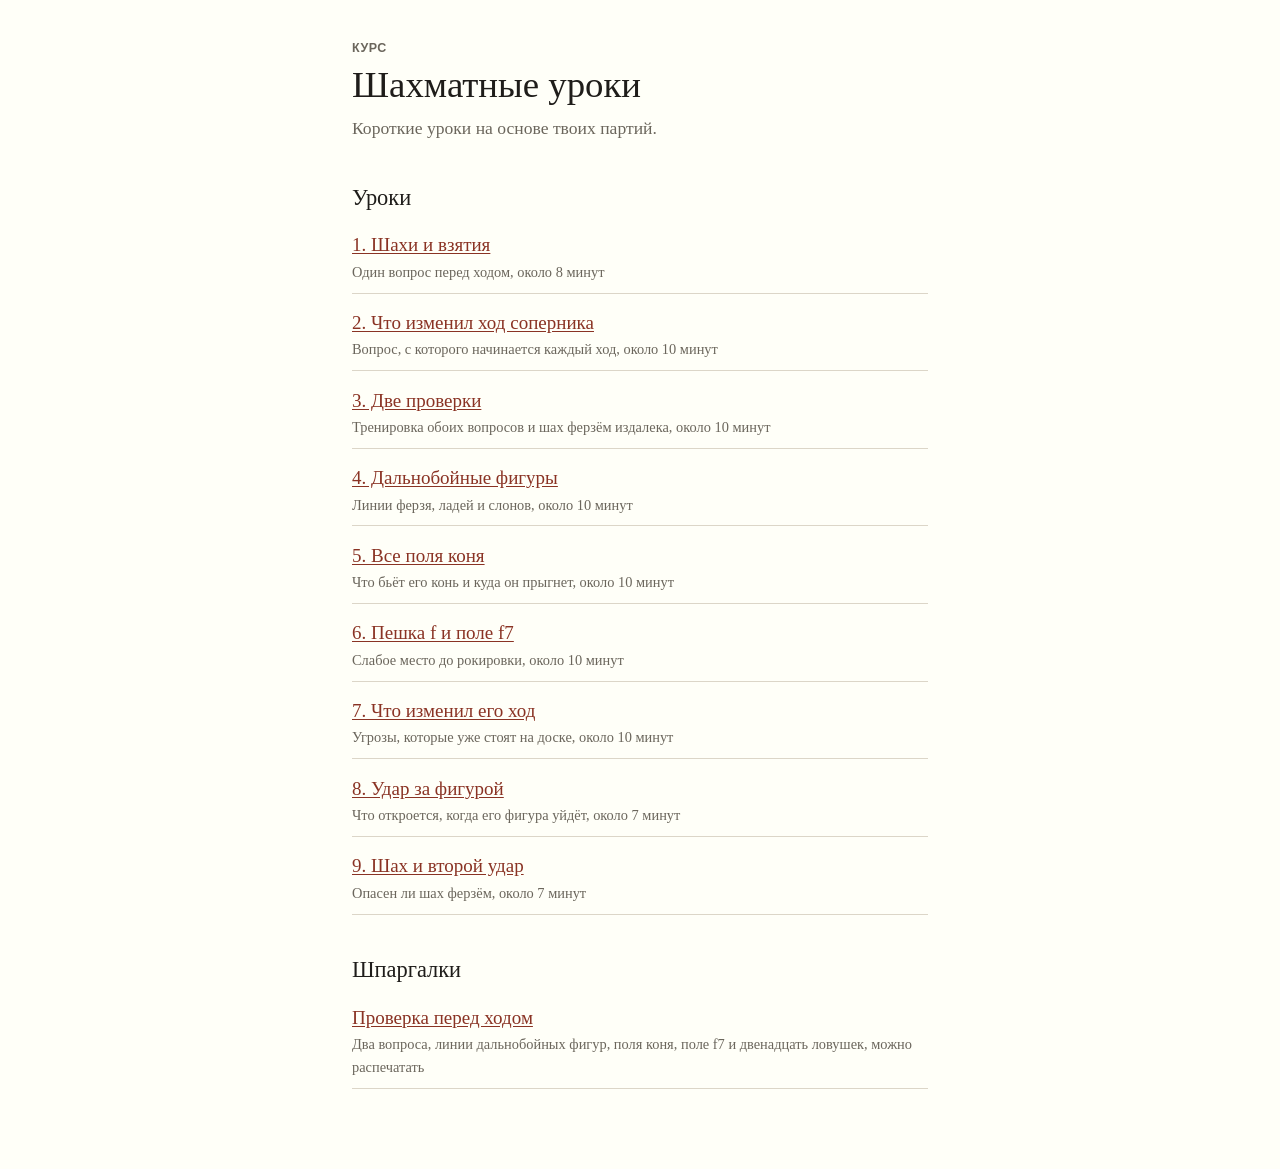
<file: index.html>
<!doctype html>
<html lang="ru">
<head>
  <meta charset="utf-8">
  <meta name="viewport" content="width=device-width, initial-scale=1">
  <meta name="color-scheme" content="light dark">
  <meta name="robots" content="noindex">
  <link rel="icon" href="data:,">
  <title>Шахматные уроки</title>
  <link rel="stylesheet" href="assets/course.css">
</head>
<body>
<main>
  <p class="kicker">Курс</p>
  <h1>Шахматные уроки</h1>
  <p class="lead">Короткие уроки на основе твоих партий.</p>

  <h2>Уроки</h2>
  <ul class="toc">
    <li><a href="lessons/0001-shahi-i-vzyatiya.html">1. Шахи и взятия</a><span class="note">Один вопрос перед ходом, около 8 минут</span></li>
    <li><a href="lessons/0002-chto-izmenil-hod.html">2. Что изменил ход соперника</a><span class="note">Вопрос, с которого начинается каждый ход, около 10 минут</span></li>
    <li><a href="lessons/0003-dve-proverki.html">3. Две проверки</a><span class="note">Тренировка обоих вопросов и шах ферзём издалека, около 10 минут</span></li>
    <li><a href="lessons/0004-dalnoboynye-figury.html">4. Дальнобойные фигуры</a><span class="note">Линии ферзя, ладей и слонов, около 10 минут</span></li>
    <li><a href="lessons/0005-vse-polya-konya.html">5. Все поля коня</a><span class="note">Что бьёт его конь и куда он прыгнет, около 10 минут</span></li>
    <li><a href="lessons/0006-peshka-f-i-pole-f7.html">6. Пешка f и поле f7</a><span class="note">Слабое место до рокировки, около 10 минут</span></li>
    <li><a href="lessons/0007-chto-izmenil-ego-hod.html">7. Что изменил его ход</a><span class="note">Угрозы, которые уже стоят на доске, около 10 минут</span></li>
    <li><a href="lessons/0008-udar-za-figuroy.html">8. Удар за фигурой</a><span class="note">Что откроется, когда его фигура уйдёт, около 7 минут</span></li>
    <li><a href="lessons/0009-shah-i-vtoroy-udar.html">9. Шах и второй удар</a><span class="note">Опасен ли шах ферзём, около 7 минут</span></li>
  </ul>

  <h2>Шпаргалки</h2>
  <ul class="toc">
    <li><a href="reference/proverka-pered-hodom.html">Проверка перед ходом</a><span class="note">Два вопроса, линии дальнобойных фигур, поля коня, поле f7 и двенадцать ловушек, можно распечатать</span></li>
  </ul>
</main>
</body>
</html>
</file>
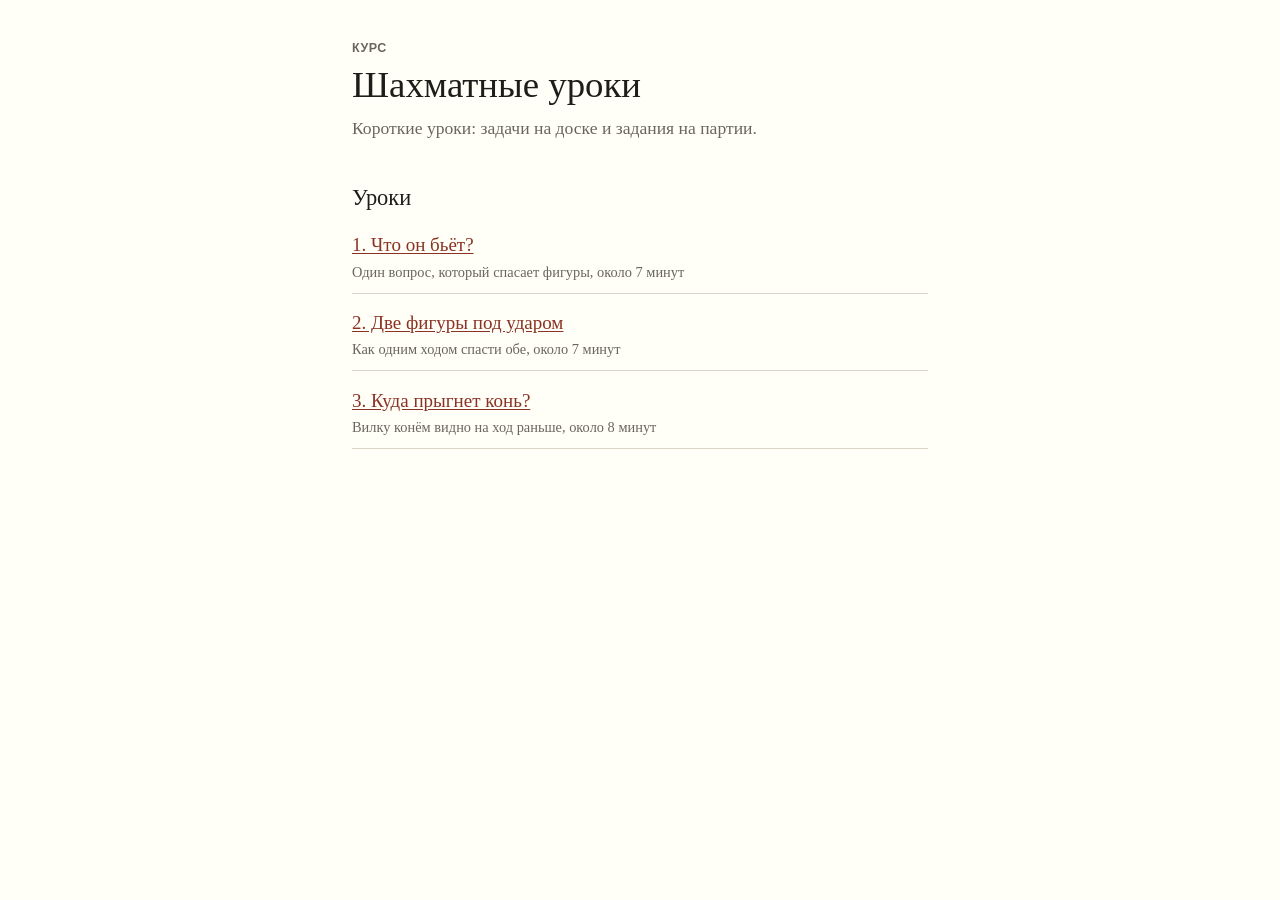
<file: junior/index.html>
<!doctype html>
<html lang="ru">
<head>
  <meta charset="utf-8">
  <meta name="viewport" content="width=device-width, initial-scale=1">
  <meta name="color-scheme" content="light dark">
  <meta name="robots" content="noindex">
  <link rel="icon" href="data:,">
  <title>Шахматные уроки</title>
  <link rel="stylesheet" href="../assets/course.css">
</head>
<body>
<main>
  <p class="kicker">Курс</p>
  <h1>Шахматные уроки</h1>
  <p class="lead">Короткие уроки: задачи на доске и задания на партии.</p>

  <h2>Уроки</h2>
  <ul class="toc">
    <li><a href="lessons/0001-chto-on-byot.html">1. Что он бьёт?</a><span class="note">Один вопрос, который спасает фигуры, около 7 минут</span></li>
    <li><a href="lessons/0002-dve-figury-pod-udarom.html">2. Две фигуры под ударом</a><span class="note">Как одним ходом спасти обе, около 7 минут</span></li>
    <li><a href="lessons/0003-kuda-prygnet-kon.html">3. Куда прыгнет конь?</a><span class="note">Вилку конём видно на ход раньше, около 8 минут</span></li>
  </ul>
</main>
</body>
</html>
</file>
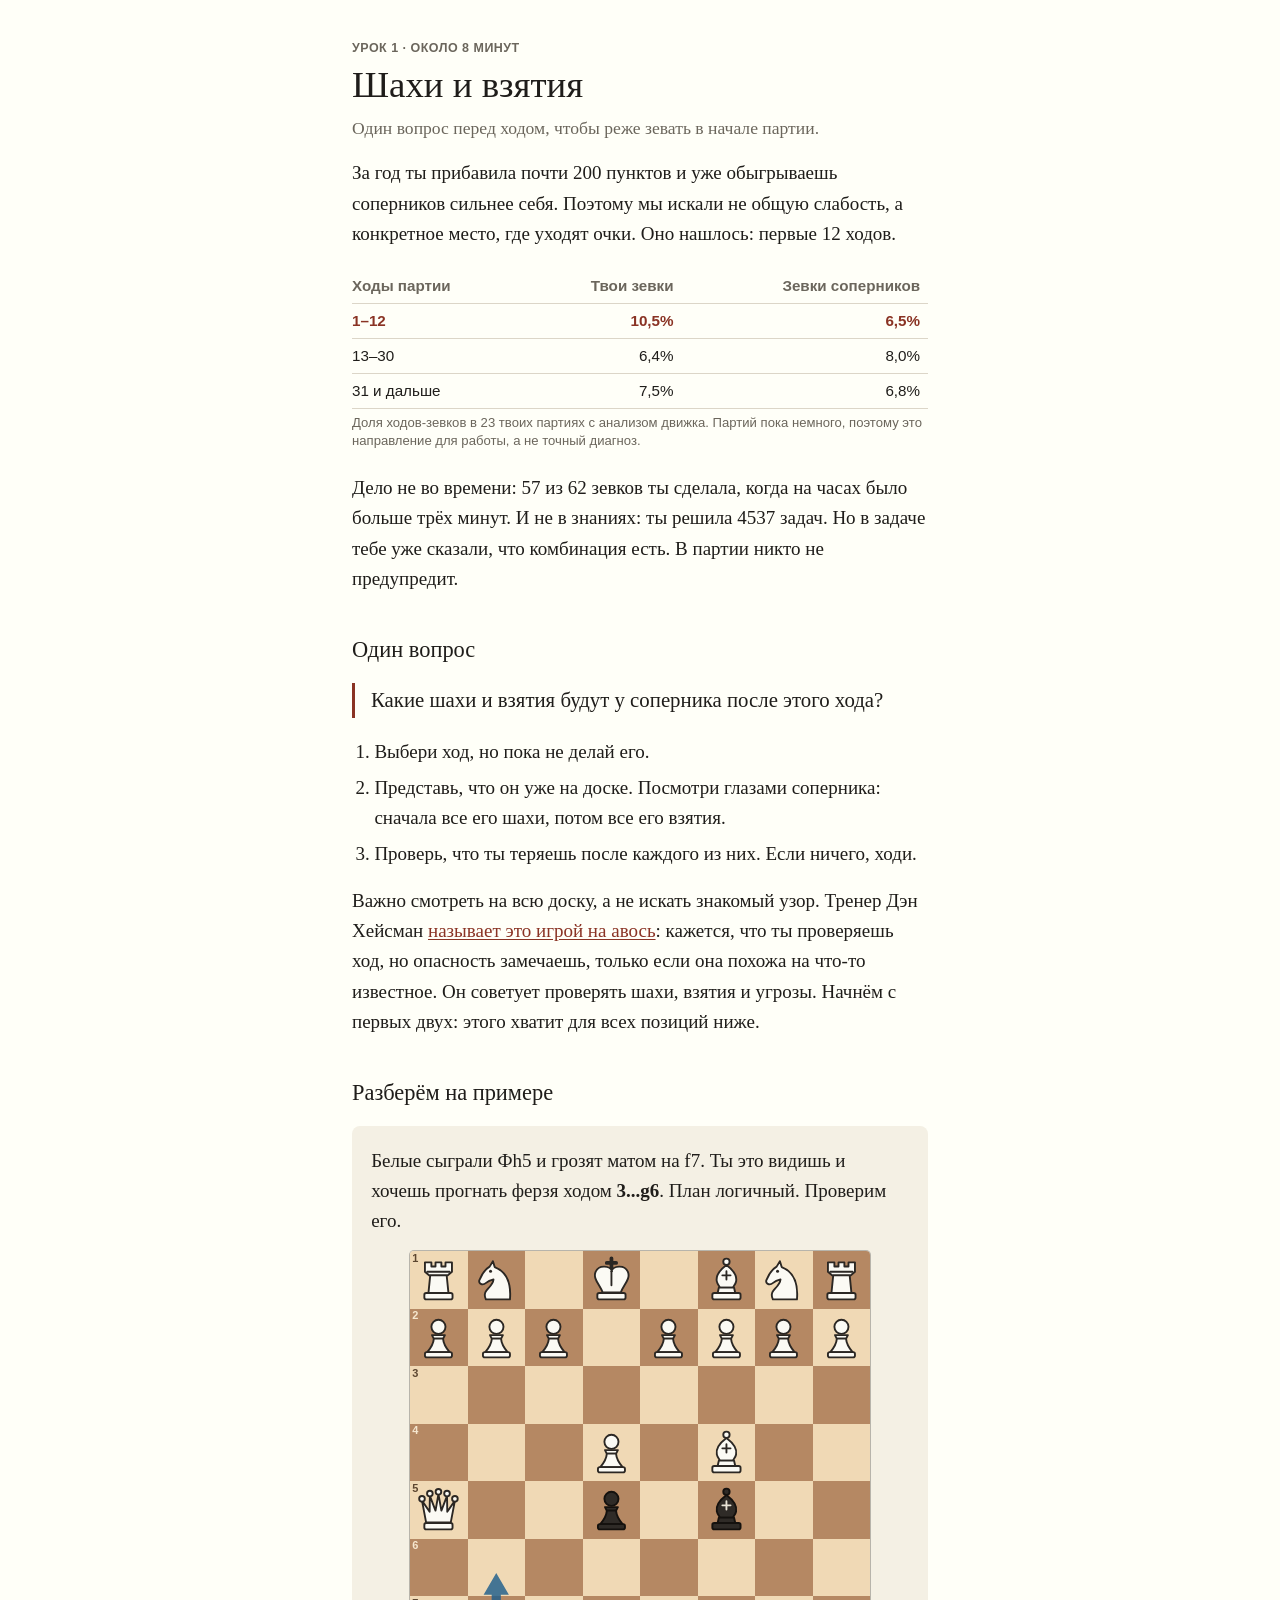
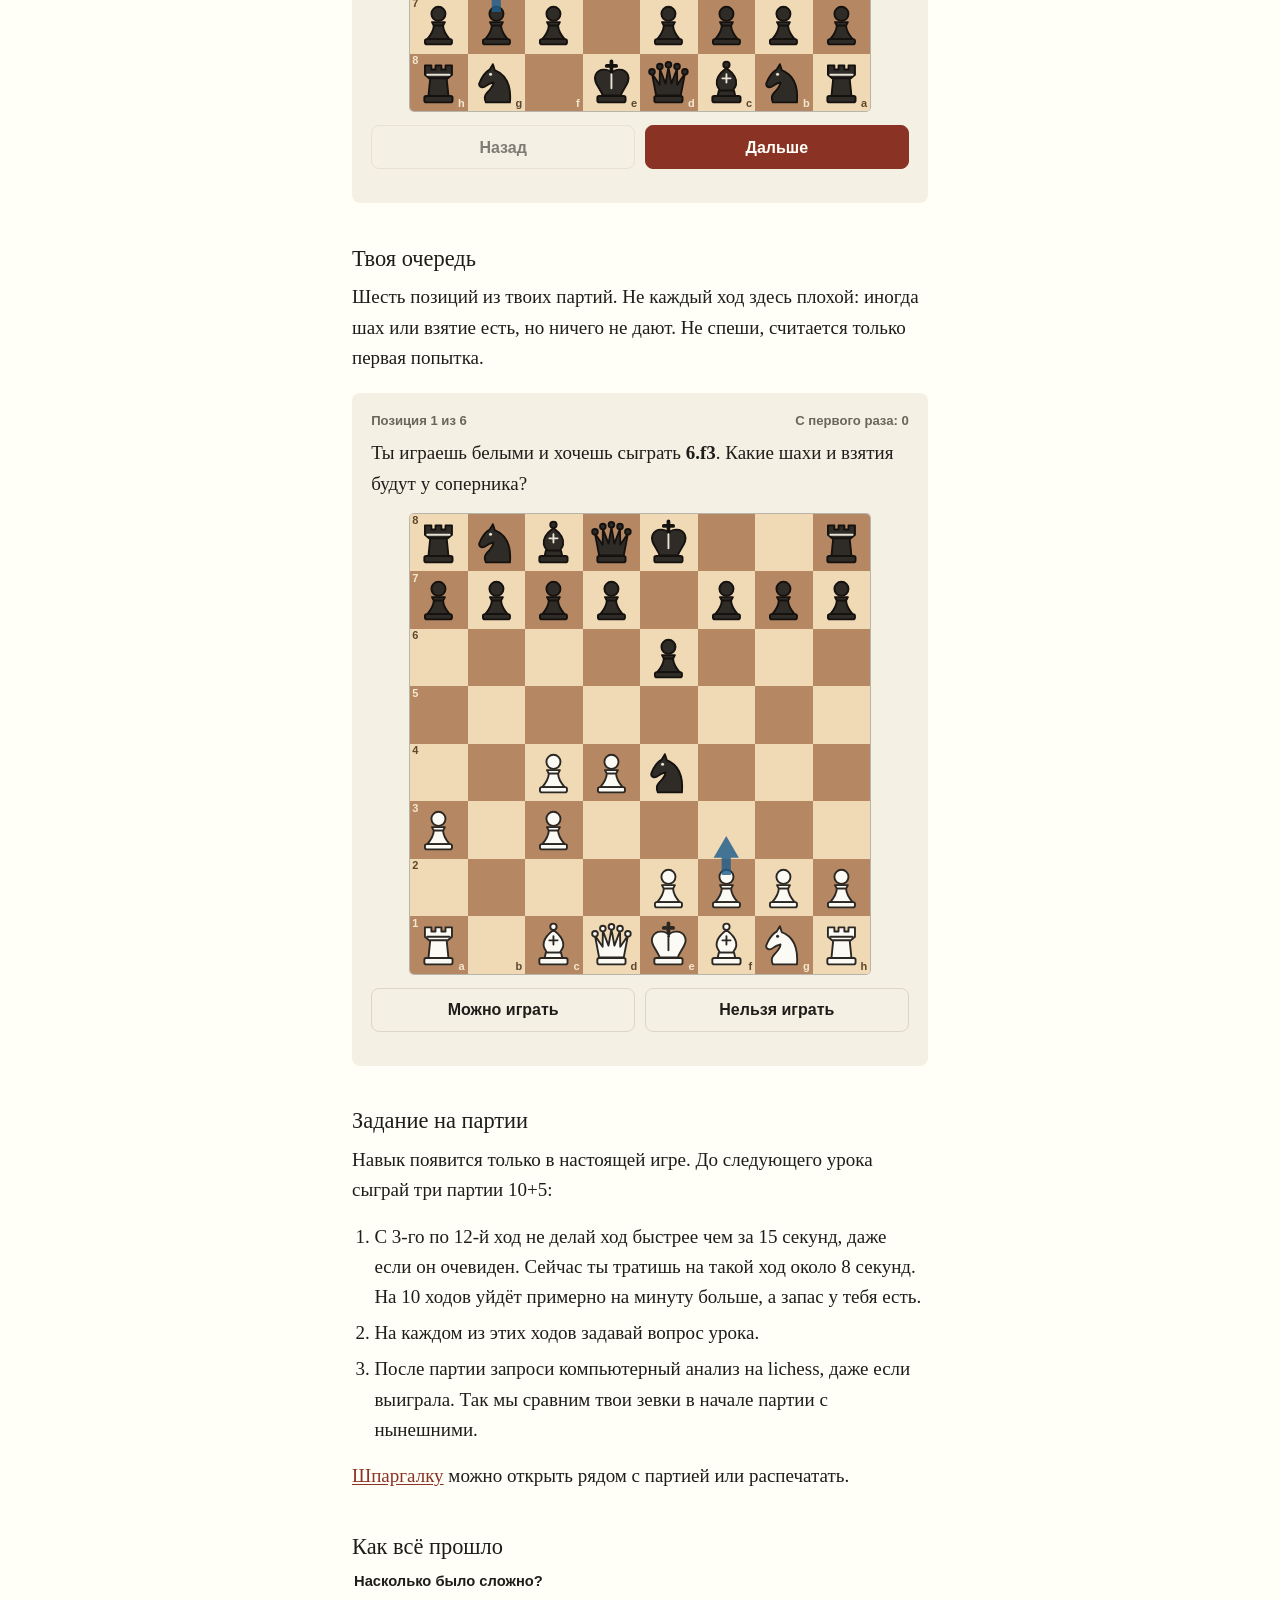
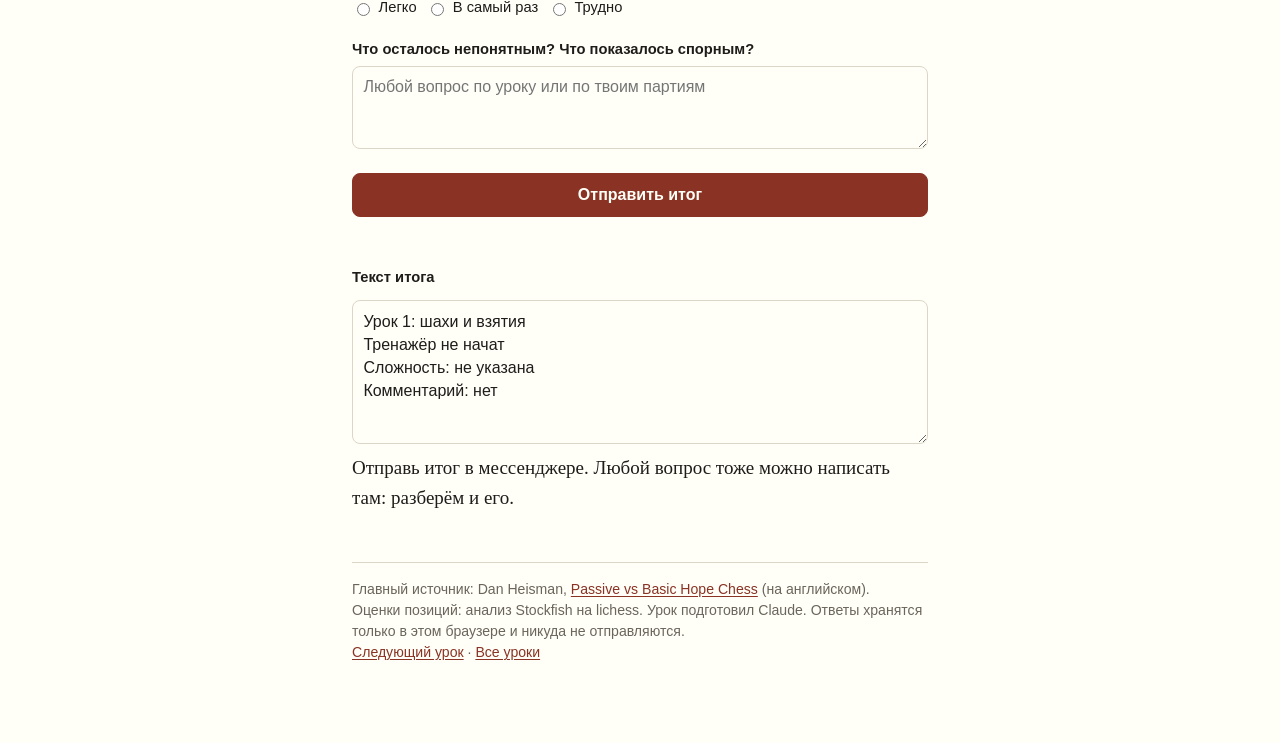
<file: lessons/0001-shahi-i-vzyatiya.html>
<!doctype html>
<html lang="ru">
<head>
  <meta charset="utf-8">
  <meta name="viewport" content="width=device-width, initial-scale=1">
  <meta name="color-scheme" content="light dark">
  <meta name="robots" content="noindex">
  <link rel="icon" href="data:,">
  <title>Шахи и взятия</title>
  <link rel="stylesheet" href="../assets/course.css">
</head>
<body>
<main>
  <p class="kicker">Урок 1 · около 8 минут</p>
  <h1>Шахи и взятия</h1>
  <p class="lead">Один вопрос перед ходом, чтобы реже зевать в начале партии.</p>

  <p>За год ты прибавила почти 200 пунктов и уже обыгрываешь соперников сильнее себя. Поэтому мы искали не общую слабость, а конкретное место, где уходят очки. Оно нашлось: первые 12 ходов.</p>

  <table class="data">
    <thead>
      <tr><th>Ходы партии</th><th>Твои зевки</th><th>Зевки соперников</th></tr>
    </thead>
    <tbody>
      <tr class="hi"><td>1–12</td><td>10,5%</td><td>6,5%</td></tr>
      <tr><td>13–30</td><td>6,4%</td><td>8,0%</td></tr>
      <tr><td>31 и дальше</td><td>7,5%</td><td>6,8%</td></tr>
    </tbody>
  </table>
  <p class="caption">Доля ходов-зевков в 23 твоих партиях с анализом движка. Партий пока немного, поэтому это направление для работы, а не точный диагноз.</p>

  <p>Дело не во времени: 57 из 62 зевков ты сделала, когда на часах было больше трёх минут. И не в знаниях: ты решила 4537 задач. Но в задаче тебе уже сказали, что комбинация есть. В партии никто не предупредит.</p>

  <h2>Один вопрос</h2>
  <p class="key">Какие шахи и взятия будут у соперника после этого хода?</p>
  <ol>
    <li>Выбери ход, но пока не делай его.</li>
    <li>Представь, что он уже на доске. Посмотри глазами соперника: сначала все его шахи, потом все его взятия.</li>
    <li>Проверь, что ты теряешь после каждого из них. Если ничего, ходи.</li>
  </ol>
  <p>Важно смотреть на всю доску, а не искать знакомый узор. Тренер Дэн Хейсман <a href="https://www.chess.com/article/view/passive-vs-basic-hope-chess">называет это игрой на авось</a>: кажется, что ты проверяешь ход, но опасность замечаешь, только если она похожа на что-то известное. Он советует проверять шахи, взятия и угрозы. Начнём с первых двух: этого хватит для всех позиций ниже.</p>

  <h2>Разберём на примере</h2>
  <div id="example"></div>

  <h2>Твоя очередь</h2>
  <p>Шесть позиций из твоих партий. Не каждый ход здесь плохой: иногда шах или взятие есть, но ничего не дают. Не спеши, считается только первая попытка.</p>
  <div id="trainer"></div>

  <h2>Задание на партии</h2>
  <p>Навык появится только в настоящей игре. До следующего урока сыграй три партии 10+5:</p>
  <ol>
    <li>С 3-го по 12-й ход не делай ход быстрее чем за 15 секунд, даже если он очевиден. Сейчас ты тратишь на такой ход около 8 секунд. На 10 ходов уйдёт примерно на минуту больше, а запас у тебя есть.</li>
    <li>На каждом из этих ходов задавай вопрос урока.</li>
    <li>После партии запроси компьютерный анализ на lichess, даже если выиграла. Так мы сравним твои зевки в начале партии с нынешними.</li>
  </ol>
  <p><a href="../reference/proverka-pered-hodom.html">Шпаргалку</a> можно открыть рядом с партией или распечатать.</p>

  <h2>Как всё прошло</h2>
  <form class="form" id="result">
    <fieldset>
      <legend>Насколько было сложно?</legend>
      <div class="opts">
        <label><input type="radio" name="difficulty" value="легко"> Легко</label>
        <label><input type="radio" name="difficulty" value="в самый раз"> В самый раз</label>
        <label><input type="radio" name="difficulty" value="трудно"> Трудно</label>
      </div>
    </fieldset>
    <label for="comment">Что осталось непонятным? Что показалось спорным?</label>
    <textarea id="comment" placeholder="Любой вопрос по уроку или по твоим партиям"></textarea>
    <div class="btn-row">
      <button class="btn primary" type="button" data-send>Отправить итог</button>
    </div>
    <p class="form-status" role="status"></p>
    <label for="summary">Текст итога</label>
    <textarea class="out" id="summary" readonly></textarea>
  </form>
  <p>Отправь итог в мессенджере. Любой вопрос тоже можно написать там: разберём и его.</p>

  <p class="foot">
    Главный источник: Dan Heisman, <a href="https://www.chess.com/article/view/passive-vs-basic-hope-chess">Passive vs Basic Hope Chess</a> (на английском).<br>
    Оценки позиций: анализ Stockfish на lichess. Урок подготовил Claude. Ответы хранятся только в этом браузере и никуда не отправляются.<br>
    <a href="0002-chto-izmenil-hod.html">Следующий урок</a> · <a href="../index.html">Все уроки</a>
  </p>
</main>

<script src="../assets/board.js"></script>
<script src="../assets/trainer.js?v=5"></script>
<script>
  var form = Lesson.ResultForm(document.getElementById('result'), { title: 'Урок 1: шахи и взятия' });

  Lesson.StepBoard(document.getElementById('example'), {
    orientation: 'black',
    steps: [
      {
        fen: 'rnbqk1nr/pppp1ppp/8/2b1p2Q/2B1P3/8/PPPP1PPP/RNB1K1NR b KQkq - 3 3',
        arrows: [{ from: 'g7', to: 'g6', kind: 'plan' }],
        text: 'Белые сыграли Фh5 и грозят матом на f7. Ты это видишь и хочешь прогнать ферзя ходом <strong>3...g6</strong>. План логичный. Проверим его.'
      },
      {
        fen: 'rnbqk1nr/pppp1p1p/6p1/2b1p2Q/2B1P3/8/PPPP1PPP/RNB1K1NR w KQkq - 0 4',
        arrows: [{ from: 'h5', to: 'e5', kind: 'danger' }],
        marks: [{ sq: 'g7', kind: 'last' }, { sq: 'g6', kind: 'last' }],
        text: 'Ход сделан. Смотрим на взятия белых. Ферзь не обязан отступать: он забирает пешку <strong>4.Фxe5+</strong>, да ещё с шахом.'
      },
      {
        fen: 'rnbqk1nr/pppp1p1p/6p1/2b1Q3/2B1P3/8/PPPP1PPP/RNB1K1NR b KQkq - 0 4',
        arrows: [{ from: 'e5', to: 'e8', kind: 'danger' }, { from: 'e5', to: 'c5', kind: 'danger' }, { from: 'e5', to: 'h8', kind: 'danger' }],
        text: 'Теперь ферзь бьёт короля, слона c5 и ладью h8. Защитить всё сразу нельзя. <strong>Атакованная фигура ходит первой</strong>, и прогнать её не значит защититься.'
      },
      {
        fen: 'rnbqk1nr/pppp1ppp/8/2b1p2Q/2B1P3/8/PPPP1PPP/RNB1K1NR b KQkq - 3 3',
        arrows: [{ from: 'd8', to: 'e7', kind: 'good' }],
        text: 'Лучше было <strong>3...Фe7</strong>: ферзь защищает сразу и f7, и e5. Оценка движка остаётся равной.'
      }
    ]
  });

  Lesson.SafetyTrainer(document.getElementById('trainer'), {
    items: [
      {
        side: 'white',
        label: '6.f3',
        before: 'rnbqk2r/pppp1ppp/4p3/8/2PPn3/P1P5/4PPPP/R1BQKBNR w KQkq - 1 6',
        after: 'rnbqk2r/pppp1ppp/4p3/8/2PPn3/P1P2P2/4P1PP/R1BQKBNR b KQkq - 0 6',
        plan: { from: 'f2', to: 'f3' },
        safe: false,
        reply: { from: 'd8', to: 'h4' },
        near: [{ from: 'e4', to: 'c3', text: 'Конь заберёт пешку, но это не самое опасное. Проверь шахи.' }],
        note: 'Ход f3 открыл диагональ от h4 к королю. После 6...Фh4+ 7.g3 Кxg3 пропадает ладья h1. Лучше было 6.e3.'
      },
      {
        side: 'white',
        label: '8.Кf3',
        before: 'r1bqk2r/ppp2ppp/2n3n1/3pP3/5B2/P1P5/2P1PPPP/1R1QKBNR w Kkq - 3 8',
        after: 'r1bqk2r/ppp2ppp/2n3n1/3pP3/5B2/P1P2N2/2P1PPPP/1R1QKB1R b Kkq - 4 8',
        plan: { from: 'g1', to: 'f3' },
        safe: false,
        reply: { from: 'g6', to: 'f4' },
        near: [
          { from: 'g6', to: 'e5', text: 'Пешка e5 защищена. Посмотри, что ещё можно взять.' },
          { from: 'c6', to: 'e5', text: 'Пешка e5 защищена. Посмотри, что ещё можно взять.' }
        ],
        note: 'Конь защитил пешку e5, но слон f4 остался без защиты: 8...Кxf4, и белые теряют фигуру.'
      },
      {
        side: 'white',
        label: '5.g3',
        before: 'rnbqk2r/pppp1ppp/8/2bPp2n/2P5/5P2/PP2P1PP/RNBQKBNR w KQkq - 1 5',
        plan: { from: 'g2', to: 'g3' },
        safe: true,
        note: 'У соперника есть шахи 5...Сf2+ и 5...Сb4+ и взятия 5...Сxg1 и 5...Кxg3, но все они ничего не выигрывают. Зато шах 5...Фh4+ закрыт. Сам факт шаха ещё не причина отказаться от хода: важно, что он даёт. В партии было 5.e4, и сразу последовало 5...Фh4+.'
      },
      {
        side: 'black',
        label: '9...a6',
        before: 'rnb1k2r/ppp2pp1/3p1q1p/1N2p3/2B1P3/5N2/PbP2PPP/1R1QK2R b Kkq - 1 9',
        after: 'rnb1k2r/1pp2pp1/p2p1q1p/1N2p3/2B1P3/5N2/PbP2PPP/1R1QK2R w Kkq - 0 10',
        plan: { from: 'a7', to: 'a6' },
        safe: false,
        reply: { from: 'b5', to: 'c7' },
        near: [{ from: 'b1', to: 'b2', text: 'Ладья заберёт слона, но ты заберёшь коня: 10...axb5. Поищи ход с шахом.' }],
        note: 'Снова атакованная фигура ходит первой: 10.Кxc7+ бьёт короля и ладью a8. Лучше было 9...Кa6: конь защищает c7. Слона уже не спасти, но ладья остаётся на доске.'
      },
      {
        side: 'white',
        label: '8.e3',
        before: 'r1bqk2r/ppp2ppp/2n3n1/3pP3/5B2/P1P5/2P1PPPP/1R1QKBNR w Kkq - 3 8',
        plan: { from: 'e2', to: 'e3' },
        safe: true,
        note: 'Уже знакомая позиция. Теперь слон защищён пешкой: на 8...Кxf4 будет 9.exf4, простой размен. Чёрные могут забрать пешку e5, но это лишь возвращает лишнюю пешку белых, и позиция равная. Это лучший ход по оценке движка.'
      },
      {
        side: 'black',
        label: '7...g6',
        before: 'r1bqkbnr/ppp3pp/8/3pp2Q/8/3BP3/PPP2PPP/RNB1K2R b KQkq - 1 7',
        after: 'r1bqkbnr/ppp4p/6p1/3pp2Q/8/3BP3/PPP2PPP/RNB1K2R w KQkq - 0 8',
        plan: { from: 'g7', to: 'g6' },
        safe: false,
        reply: { from: 'h5', to: 'e5' },
        accept: [{ from: 'd3', to: 'g6' }],
        note: 'Тот же приём, что в разборе, но в другой партии. 8.Фxe5+ бьёт короля и ладью h8. Сильно и 8.Сxg6+, но взятие ферзём проще. Лучше было некрасивое 7...Крd7: зато ладья цела.'
      }
    ],
    onFinish: function (result) { form.setResult(result); }
  });
</script>
</body>
</html>
</file>
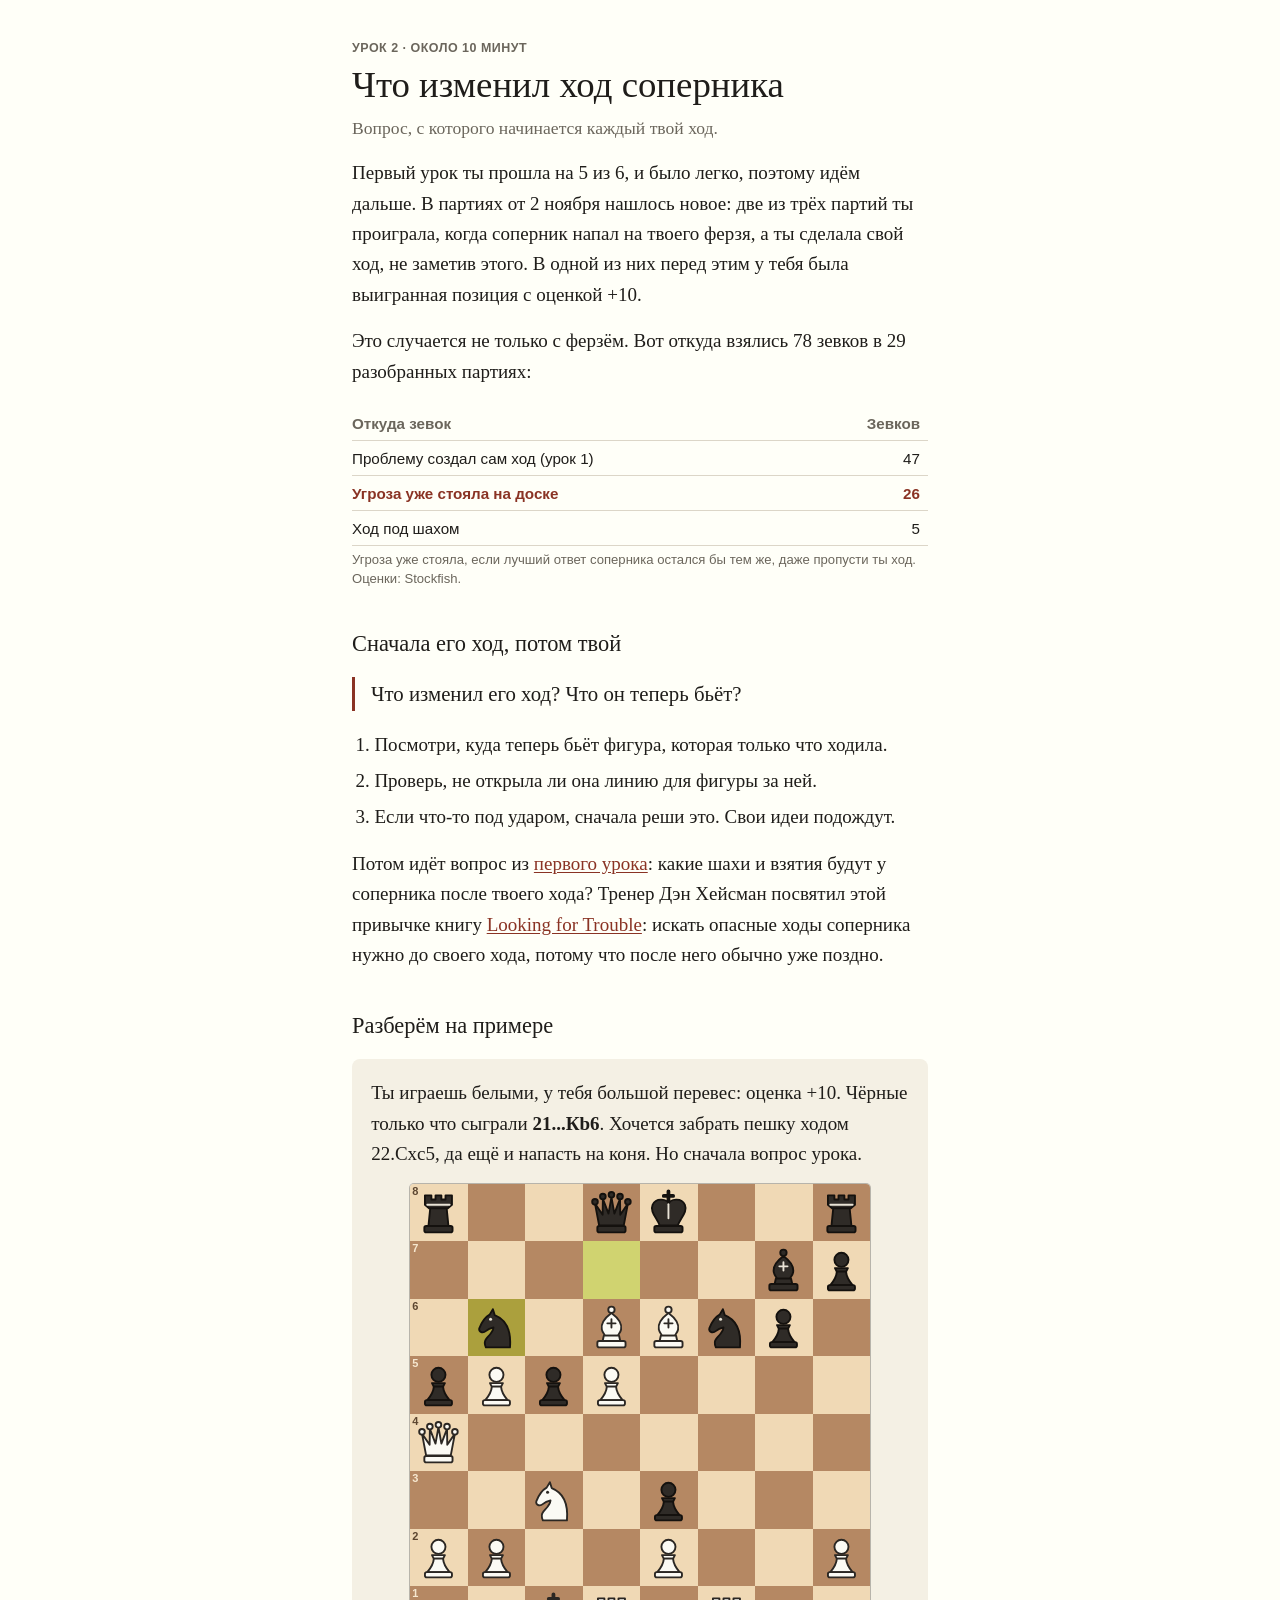
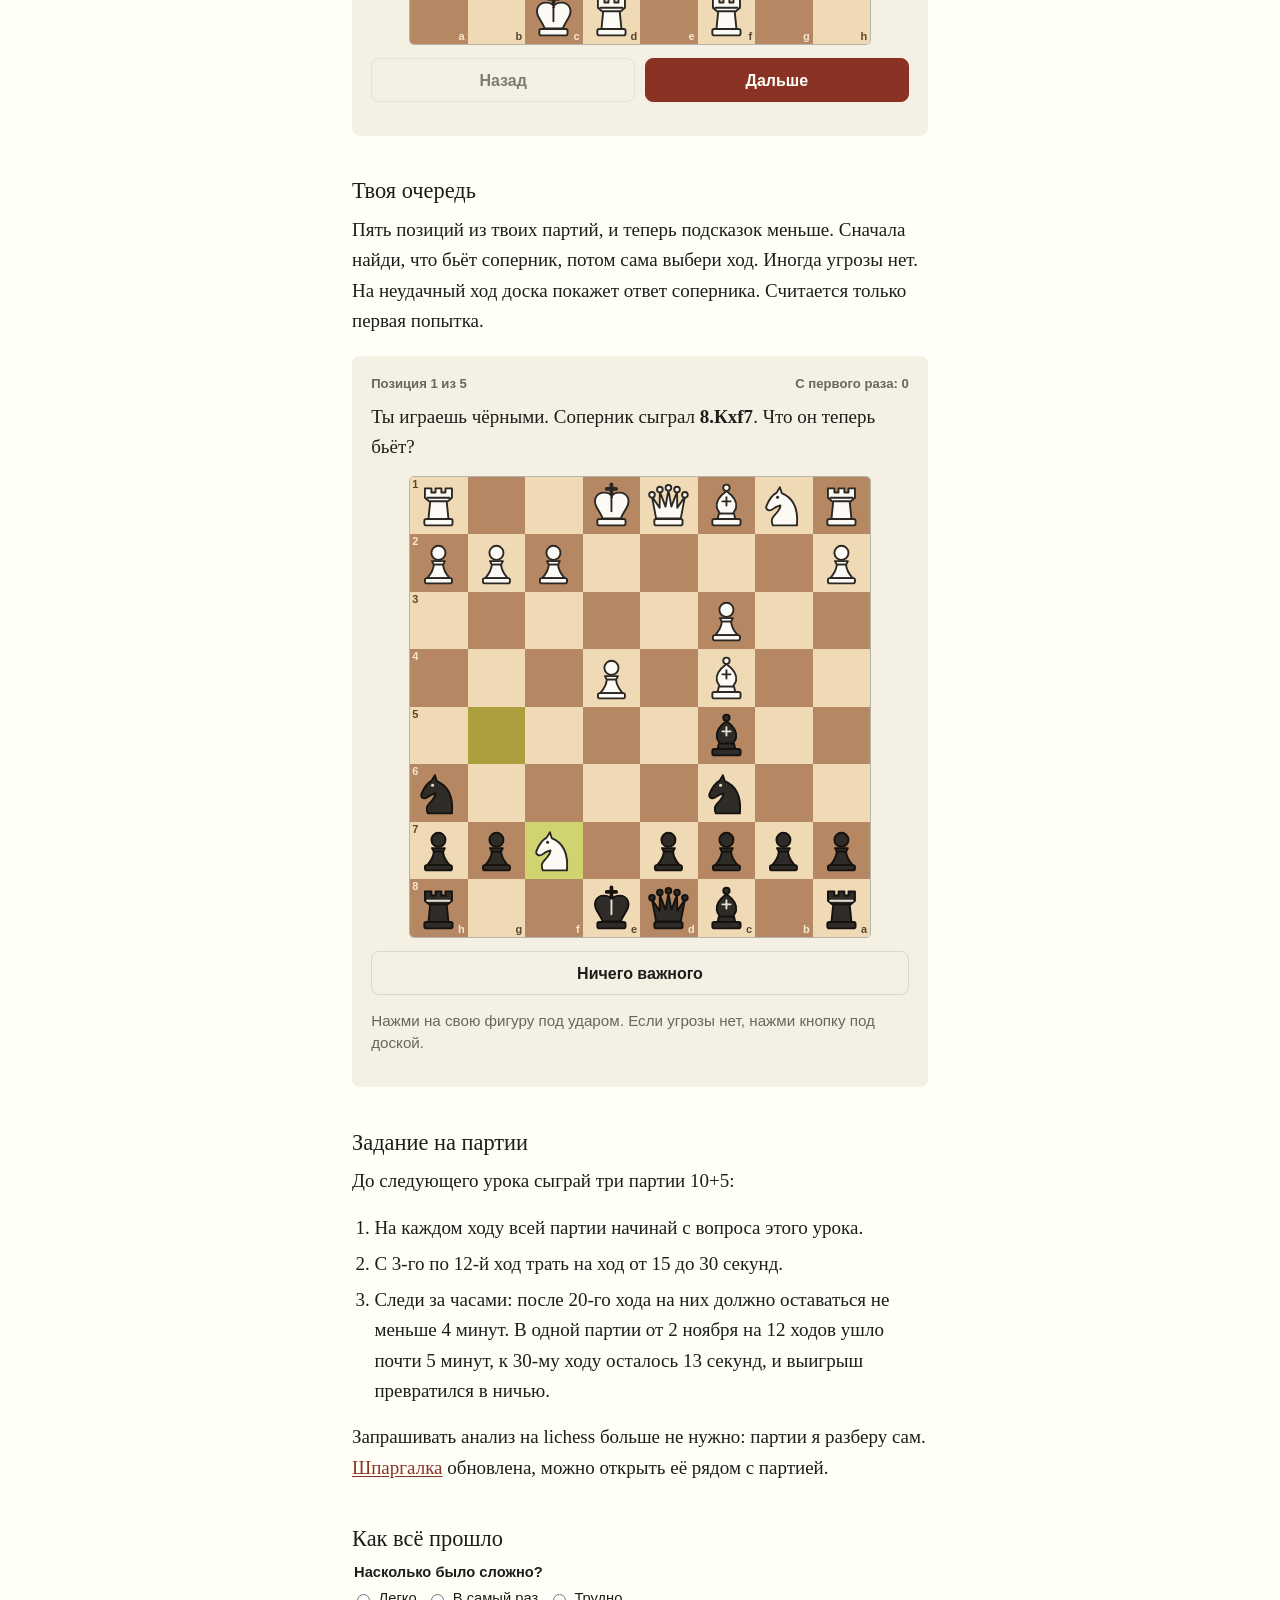
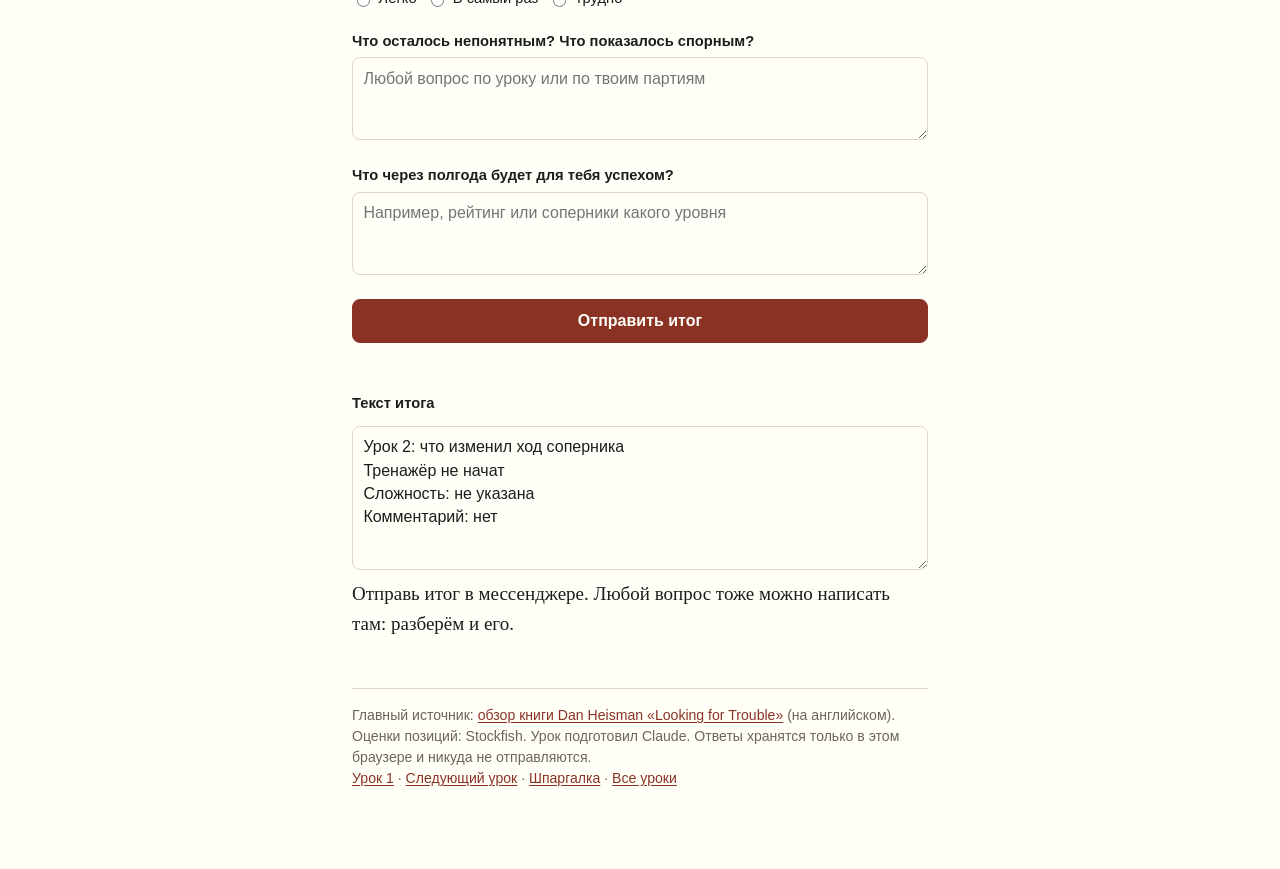
<file: lessons/0002-chto-izmenil-hod.html>
<!doctype html>
<html lang="ru">
<head>
  <meta charset="utf-8">
  <meta name="viewport" content="width=device-width, initial-scale=1">
  <meta name="color-scheme" content="light dark">
  <meta name="robots" content="noindex">
  <link rel="icon" href="data:,">
  <title>Что изменил ход</title>
  <link rel="stylesheet" href="../assets/course.css?v=2">
</head>
<body>
<main>
  <p class="kicker">Урок 2 · около 10 минут</p>
  <h1>Что изменил ход соперника</h1>
  <p class="lead">Вопрос, с которого начинается каждый твой ход.</p>

  <p>Первый урок ты прошла на 5 из 6, и было легко, поэтому идём дальше. В партиях от 2 ноября нашлось новое: две из трёх партий ты проиграла, когда соперник напал на твоего ферзя, а ты сделала свой ход, не заметив этого. В одной из них перед этим у тебя была выигранная позиция с оценкой +10.</p>

  <p>Это случается не только с ферзём. Вот откуда взялись 78 зевков в 29 разобранных партиях:</p>

  <table class="data">
    <thead>
      <tr><th>Откуда зевок</th><th>Зевков</th></tr>
    </thead>
    <tbody>
      <tr><td>Проблему создал сам ход (урок 1)</td><td>47</td></tr>
      <tr class="hi"><td>Угроза уже стояла на доске</td><td>26</td></tr>
      <tr><td>Ход под шахом</td><td>5</td></tr>
    </tbody>
  </table>
  <p class="caption">Угроза уже стояла, если лучший ответ соперника остался бы тем же, даже пропусти ты ход. Оценки: Stockfish.</p>

  <h2>Сначала его ход, потом твой</h2>
  <p class="key">Что изменил его ход? Что он теперь бьёт?</p>
  <ol>
    <li>Посмотри, куда теперь бьёт фигура, которая только что ходила.</li>
    <li>Проверь, не открыла ли она линию для фигуры за ней.</li>
    <li>Если что-то под ударом, сначала реши это. Свои идеи подождут.</li>
  </ol>
  <p>Потом идёт вопрос из <a href="0001-shahi-i-vzyatiya.html">первого урока</a>: какие шахи и взятия будут у соперника после твоего хода? Тренер Дэн Хейсман посвятил этой привычке книгу <a href="https://forwardchess.com/blog/review-looking-for-trouble-recognizing-and-meeting-threats-in-chess/">Looking for Trouble</a>: искать опасные ходы соперника нужно до своего хода, потому что после него обычно уже поздно.</p>

  <h2>Разберём на примере</h2>
  <div id="example"></div>

  <h2>Твоя очередь</h2>
  <p>Пять позиций из твоих партий, и теперь подсказок меньше. Сначала найди, что бьёт соперник, потом сама выбери ход. Иногда угрозы нет. На неудачный ход доска покажет ответ соперника. Считается только первая попытка.</p>
  <div id="trainer"></div>

  <h2>Задание на партии</h2>
  <p>До следующего урока сыграй три партии 10+5:</p>
  <ol>
    <li>На каждом ходу всей партии начинай с вопроса этого урока.</li>
    <li>С 3-го по 12-й ход трать на ход от 15 до 30 секунд.</li>
    <li>Следи за часами: после 20-го хода на них должно оставаться не меньше 4 минут. В одной партии от 2 ноября на 12 ходов ушло почти 5 минут, к 30-му ходу осталось 13 секунд, и выигрыш превратился в ничью.</li>
  </ol>
  <p>Запрашивать анализ на lichess больше не нужно: партии я разберу сам. <a href="../reference/proverka-pered-hodom.html">Шпаргалка</a> обновлена, можно открыть её рядом с партией.</p>

  <h2>Как всё прошло</h2>
  <form class="form" id="result">
    <fieldset>
      <legend>Насколько было сложно?</legend>
      <div class="opts">
        <label><input type="radio" name="difficulty" value="легко"> Легко</label>
        <label><input type="radio" name="difficulty" value="в самый раз"> В самый раз</label>
        <label><input type="radio" name="difficulty" value="трудно"> Трудно</label>
      </div>
    </fieldset>
    <label for="comment">Что осталось непонятным? Что показалось спорным?</label>
    <textarea id="comment" placeholder="Любой вопрос по уроку или по твоим партиям"></textarea>
    <p></p>
    <label for="goal">Что через полгода будет для тебя успехом?</label>
    <textarea id="goal" data-line="Цель на полгода" placeholder="Например, рейтинг или соперники какого уровня"></textarea>
    <div class="btn-row">
      <button class="btn primary" type="button" data-send>Отправить итог</button>
    </div>
    <p class="form-status" role="status"></p>
    <label for="summary">Текст итога</label>
    <textarea class="out" id="summary" readonly></textarea>
  </form>
  <p>Отправь итог в мессенджере. Любой вопрос тоже можно написать там: разберём и его.</p>

  <p class="foot">
    Главный источник: <a href="https://forwardchess.com/blog/review-looking-for-trouble-recognizing-and-meeting-threats-in-chess/">обзор книги Dan Heisman «Looking for Trouble»</a> (на английском).<br>
    Оценки позиций: Stockfish. Урок подготовил Claude. Ответы хранятся только в этом браузере и никуда не отправляются.<br>
    <a href="0001-shahi-i-vzyatiya.html">Урок 1</a> · <a href="0003-dve-proverki.html">Следующий урок</a> · <a href="../reference/proverka-pered-hodom.html">Шпаргалка</a> · <a href="../index.html">Все уроки</a>
  </p>
</main>

<script src="../assets/board.js?v=2"></script>
<script src="../assets/trainer.js?v=5"></script>
<script>
  var form = Lesson.ResultForm(document.getElementById('result'), { title: 'Урок 2: что изменил ход соперника' });

  Lesson.StepBoard(document.getElementById('example'), {
    orientation: 'white',
    steps: [{"fen":"r2qk2r/6bp/1n1BBnp1/pPpP4/Q7/2N1p3/PP2P2P/2KR1R2 w kq - 1 22","marks":[{"sq":"d7","kind":"last"},{"sq":"b6","kind":"last"}],"text":"Ты играешь белыми, у тебя большой перевес: оценка +10. Чёрные только что сыграли <strong>21...Кb6</strong>. Хочется забрать пешку ходом 22.Сxc5, да ещё и напасть на коня. Но сначала вопрос урока."},{"fen":"r2qk2r/6bp/1n1BBnp1/pPpP4/Q7/2N1p3/PP2P2P/2KR1R2 w kq - 1 22","arrows":[{"from":"b6","to":"a4","kind":"danger"}],"text":"Что изменил его ход? Конь пришёл на b6 и теперь бьёт твоего ферзя a4. Это и есть главная новость на доске."},{"fen":"r2qk2r/6bp/4Bnp1/pPBP4/n7/2N1p3/PP2P2P/2KR1R2 w kq - 0 23","marks":[{"sq":"b6","kind":"last"},{"sq":"a4","kind":"last"}],"text":"В партии было <strong>22.Сxc5 Кxa4</strong>. Ферзь пропал, и оценка упала с +10 примерно до −3. Ход занял 12 секунд, а на часах было больше шести минут."},{"fen":"r2qk2r/6bp/1n1BBnp1/pPpP4/Q7/2N1p3/PP2P2P/2KR1R2 w kq - 1 22","arrows":[{"from":"a4","to":"f4","kind":"good"}],"text":"Лучше было <strong>22.Фf4</strong>: ферзь уходит из-под удара и вместе с ладьёй f1 давит на коня f6. Перевес остаётся."}]
  });

  Lesson.ThreatTrainer(document.getElementById('trainer'), {
    items: [{"side":"black","fen":"r1bqk2r/pppp1Npp/2n4n/2b5/2B1P3/2P5/P4PPP/RNBQK2R b KQkq - 0 8","last":{"from":"g5","to":"f7"},"label":"8.Кxf7","threats":["d8","h8"],"noneOk":false,"threatArrows":[{"from":"f7","to":"d8"},{"from":"f7","to":"h8"}],"threatNote":"Конь f7 бьёт сразу ферзя d8 и ладью h8.","moves":{"d8f6":{"ok":true,"san":"8...Фf6","reply":{"from":"d1","to":"h5","san":"9.Фh5"}},"c5f2":{"ok":true,"san":"8...Сxf2+","reply":{"from":"e1","to":"f2","san":"9.Крxf2"}},"d8h4":{"ok":true,"san":"8...Фh4","reply":{"from":"e1","to":"g1","san":"9.0-0"}},"h6f7":{"ok":true,"san":"8...Кxf7","reply":{"from":"c4","to":"f7","san":"9.Сxf7+"}},"d8e7":{"ok":false,"san":"8...Фe7","reply":{"from":"f7","to":"h8","san":"9.Кxh8"}},"h6g4":{"ok":false,"san":"8...Кg4","reply":{"from":"f7","to":"d8","san":"9.Кxd8"}},"h8f8":{"ok":false,"san":"8...Лf8","reply":{"from":"f7","to":"d8","san":"9.Кxd8"}},"d7d5":{"ok":false,"san":"8...d5","reply":{"from":"f7","to":"d8","san":"9.Кxd8"}},"c6e5":{"ok":false,"san":"8...Кe5","reply":{"from":"f7","to":"d8","san":"9.Кxd8"}},"d7d6":{"ok":false,"san":"8...d6","reply":{"from":"f7","to":"d8","san":"9.Кxd8"}},"e8g8":{"ok":false,"san":"8...0-0","reply":{"from":"f7","to":"d8","san":"9.Кxd8+"}},"c6e7":{"ok":false,"san":"8...Кe7","reply":{"from":"f7","to":"d8","san":"9.Кxd8"}},"h6g8":{"ok":false,"san":"8...Кg8","reply":{"from":"f7","to":"d8","san":"9.Кxd8"}},"b7b6":{"ok":false,"san":"8...b6","reply":{"from":"f7","to":"d8","san":"9.Кxd8"}},"a7a6":{"ok":false,"san":"8...a6","reply":{"from":"f7","to":"d8","san":"9.Кxd8"}},"b7b5":{"ok":false,"san":"8...b5","reply":{"from":"f7","to":"d8","san":"9.Кxd8"}},"a7a5":{"ok":false,"san":"8...a5","reply":{"from":"f7","to":"d8","san":"9.Кxd8"}},"c6a5":{"ok":false,"san":"8...Кa5","reply":{"from":"f7","to":"d8","san":"9.Кxd8"}},"c5d6":{"ok":false,"san":"8...Сd6","reply":{"from":"f7","to":"d8","san":"9.Кxd8"}},"c5f8":{"ok":false,"san":"8...Сf8","reply":{"from":"f7","to":"d8","san":"9.Кxd8"}},"c5b6":{"ok":false,"san":"8...Сb6","reply":{"from":"f7","to":"d8","san":"9.Кxd8"}},"a8b8":{"ok":false,"san":"8...Лb8","reply":{"from":"f7","to":"d8","san":"9.Кxd8"}},"e8f8":{"ok":false,"san":"8...Крf8","reply":{"from":"f7","to":"d8","san":"9.Кxd8"}},"h6f5":{"ok":false,"san":"8...Кf5","reply":{"from":"f7","to":"d8","san":"9.Кxd8"}},"d8g5":{"ok":false,"san":"8...Фg5","reply":{"from":"f7","to":"g5","san":"9.Кxg5"}},"h8g8":{"ok":false,"san":"8...Лg8","reply":{"from":"f7","to":"d8","san":"9.Кxd8"}},"c5e7":{"ok":false,"san":"8...Сe7","reply":{"from":"c1","to":"h6","san":"9.Сxh6"}},"e8e7":{"ok":false,"san":"8...Крe7","reply":{"from":"c1","to":"g5","san":"9.Сg5+"}},"g7g6":{"ok":false,"san":"8...g6","reply":{"from":"f7","to":"d8","san":"9.Кxd8"}},"g7g5":{"ok":false,"san":"8...g5","reply":{"from":"f7","to":"d8","san":"9.Кxd8"}},"c6d4":{"ok":false,"san":"8...Кd4","reply":{"from":"f7","to":"d8","san":"9.Кxd8"}},"c6b4":{"ok":false,"san":"8...Кb4","reply":{"from":"f7","to":"d8","san":"9.Кxd8"}},"c6b8":{"ok":false,"san":"8...Кb8","reply":{"from":"f7","to":"d8","san":"9.Кxd8"}},"c5d4":{"ok":false,"san":"8...Сd4","reply":{"from":"f7","to":"d8","san":"9.Кxd8"}},"c5e3":{"ok":false,"san":"8...Сe3","reply":{"from":"f7","to":"d8","san":"9.Кxd8"}},"c5b4":{"ok":false,"san":"8...Сb4","reply":{"from":"f7","to":"d8","san":"9.Кxd8"}},"c5a3":{"ok":false,"san":"8...Сa3","reply":{"from":"f7","to":"d8","san":"9.Кxd8"}}},"best":"d8f6","note":"Сильнее всего 8...Фf6: ферзь уходит и сам грозит матом на f2. Неплохи и 8...Сxf2+, 8...Фh4, 8...Кxf7. В партии было 8...Лf8: ладья спаслась, но конь забрал ферзя."},{"side":"black","fen":"r3k2r/p1p5/3pbqpp/4p3/2P1P3/2P2N2/PP4PP/R2QK2R b KQkq - 0 16","last":{"from":"d3","to":"c4"},"label":"16.dxc4","threats":[],"noneOk":false,"threatArrows":[],"threatNote":"Прямой угрозы нет: вертикаль d открылась, но пешка d6 защищена.","moves":{"e8g8":{"ok":true,"san":"16...0-0","reply":{"from":"d1","to":"d3","san":"17.Фd3"}},"f6g7":{"ok":true,"san":"16...Фg7","reply":{"from":"c4","to":"c5","san":"17.c5"}},"a7a5":{"ok":true,"san":"16...a5","reply":{"from":"c4","to":"c5","san":"17.c5"}},"f6e7":{"ok":true,"san":"16...Фe7","reply":{"from":"c4","to":"c5","san":"17.c5"}},"a8b8":{"ok":true,"san":"16...Лb8","reply":{"from":"b2","to":"b3","san":"17.b3"}},"g6g5":{"ok":true,"san":"16...g5","reply":{"from":"d1","to":"a4","san":"17.Фa4+"}},"f6d8":{"ok":true,"san":"16...Фd8","reply":{"from":"c4","to":"c5","san":"17.c5"}},"f6f7":{"ok":true,"san":"16...Фf7","reply":{"from":"c4","to":"c5","san":"17.c5"}},"e6f7":{"ok":true,"san":"16...Сf7","reply":{"from":"d1","to":"a4","san":"17.Фa4+"}},"e8c8":{"ok":true,"san":"16...0-0-0","reply":{"from":"d1","to":"e2","san":"17.Фe2"}},"e8f8":{"ok":true,"san":"16...Крf8","reply":{"from":"e1","to":"g1","san":"17.0-0"}},"h8f8":{"ok":true,"san":"16...Лf8","reply":{"from":"c4","to":"c5","san":"17.c5"}},"h6h5":{"ok":true,"san":"16...h5","reply":{"from":"d1","to":"a4","san":"17.Фa4+"}},"f6f4":{"ok":false,"san":"16...Фf4","reply":{"from":"d1","to":"d3","san":"17.Фd3"}},"e8f7":{"ok":false,"san":"16...Крf7","reply":{"from":"e1","to":"g1","san":"17.0-0"}},"e6d7":{"ok":false,"san":"16...Сd7","reply":{"from":"d1","to":"d5","san":"17.Фd5"}},"a7a6":{"ok":false,"san":"16...a6","reply":{"from":"d1","to":"a4","san":"17.Фa4+"}},"h8g8":{"ok":false,"san":"16...Лg8","reply":{"from":"c4","to":"c5","san":"17.c5"}},"f6f8":{"ok":false,"san":"16...Фf8","reply":{"from":"d1","to":"a4","san":"17.Фa4+"}},"e6g4":{"ok":false,"san":"16...Сg4","reply":{"from":"d1","to":"a4","san":"17.Фa4+"}},"a8d8":{"ok":false,"san":"16...Лd8","reply":{"from":"d1","to":"a4","san":"17.Фa4+"}},"h8h7":{"ok":false,"san":"16...Лh7","reply":{"from":"d1","to":"a4","san":"17.Фa4+"}},"e6c8":{"ok":false,"san":"16...Сc8","reply":{"from":"d1","to":"d5","san":"17.Фd5"}},"a8c8":{"ok":false,"san":"16...Лc8","reply":{"from":"d1","to":"a4","san":"17.Фa4+"}},"e8e7":{"ok":false,"san":"16...Крe7","reply":{"from":"c4","to":"c5","san":"17.c5"}},"e8d8":{"ok":false,"san":"16...Крd8","reply":{"from":"c4","to":"c5","san":"17.c5"}},"e6g8":{"ok":false,"san":"16...Сg8","reply":{"from":"d1","to":"a4","san":"17.Фa4+"}},"e8d7":{"ok":false,"san":"16...Крd7","reply":{"from":"e1","to":"g1","san":"17.0-0"}},"d6d5":{"ok":false,"san":"16...d5","reply":{"from":"c4","to":"d5","san":"17.cxd5"}},"c7c5":{"ok":false,"san":"16...c5","reply":{"from":"d1","to":"d6","san":"17.Фxd6"}},"e6h3":{"ok":false,"san":"16...Сh3","reply":{"from":"g2","to":"h3","san":"17.gxh3"}},"e6c4":{"ok":false,"san":"16...Сxc4","reply":{"from":"d1","to":"a4","san":"17.Фa4+"}},"c7c6":{"ok":false,"san":"16...c6","reply":{"from":"d1","to":"d6","san":"17.Фxd6"}},"e6f5":{"ok":false,"san":"16...Сf5","reply":{"from":"e4","to":"f5","san":"17.exf5"}},"e6d5":{"ok":false,"san":"16...Сd5","reply":{"from":"d1","to":"d5","san":"17.Фxd5"}},"f6f3":{"ok":false,"san":"16...Фxf3","reply":{"from":"d1","to":"f3","san":"17.Фxf3"}},"f6g5":{"ok":false,"san":"16...Фg5","reply":{"from":"f3","to":"g5","san":"17.Кxg5"}},"f6h4":{"ok":false,"san":"16...Фh4+","reply":{"from":"f3","to":"h4","san":"17.Кxh4"}},"f6f5":{"ok":false,"san":"16...Фf5","reply":{"from":"e4","to":"f5","san":"17.exf5"}}},"best":"e8g8","note":"Взятие 16...Сxc4 только выглядит бесплатным: 17.Фa4+ бьёт короля и слона c4. Надёжнее всего 16...0-0: король уходит с этой диагонали."},{"side":"white","fen":"rnbqk2r/pppp1ppp/4p3/8/2PPn3/P1P5/4PPPP/R1BQKBNR w KQkq - 1 6","last":{"from":"f6","to":"e4"},"label":"5...Кe4","threats":["c3"],"noneOk":true,"threatArrows":[{"from":"e4","to":"c3"}],"threatNote":"Конь смотрит на пешку c3, но настоящей угрозы здесь нет: движок не советует чёрным её брать.","moves":{"e2e3":{"ok":true,"san":"6.e3","reply":{"from":"e8","to":"g8","san":"6...0-0"}},"d1c2":{"ok":true,"san":"6.Фc2","reply":{"from":"f7","to":"f5","san":"6...f5"}},"d1d3":{"ok":true,"san":"6.Фd3","reply":{"from":"d7","to":"d5","san":"6...d5"}},"g1h3":{"ok":true,"san":"6.Кh3","reply":{"from":"c7","to":"c5","san":"6...c5"}},"a3a4":{"ok":true,"san":"6.a4","reply":{"from":"b7","to":"b6","san":"6...b6"}},"c1f4":{"ok":true,"san":"6.Сf4","reply":{"from":"b8","to":"c6","san":"6...Кc6"}},"h2h4":{"ok":true,"san":"6.h4","reply":{"from":"e8","to":"g8","san":"6...0-0"}},"g2g4":{"ok":true,"san":"6.g4","reply":{"from":"d7","to":"d5","san":"6...d5"}},"g2g3":{"ok":true,"san":"6.g3","reply":{"from":"b7","to":"b6","san":"6...b6"}},"g1f3":{"ok":true,"san":"6.Кf3","reply":{"from":"b7","to":"b6","san":"6...b6"}},"c4c5":{"ok":true,"san":"6.c5","reply":{"from":"b7","to":"b6","san":"6...b6"}},"d1a4":{"ok":true,"san":"6.Фa4","reply":{"from":"e8","to":"g8","san":"6...0-0"}},"d1b3":{"ok":true,"san":"6.Фb3","reply":{"from":"b7","to":"b6","san":"6...b6"}},"c1e3":{"ok":true,"san":"6.Сe3","reply":{"from":"b7","to":"b6","san":"6...b6"}},"c1b2":{"ok":true,"san":"6.Сb2","reply":{"from":"b7","to":"b6","san":"6...b6"}},"h2h3":{"ok":true,"san":"6.h3","reply":{"from":"b7","to":"b6","san":"6...b6"}},"c1d2":{"ok":true,"san":"6.Сd2","reply":{"from":"b8","to":"c6","san":"6...Кc6"}},"d4d5":{"ok":false,"san":"6.d5","reply":{"from":"f7","to":"f5","san":"6...f5"}},"f2f4":{"ok":false,"san":"6.f4","reply":{"from":"d8","to":"h4","san":"6...Фh4+"}},"f2f3":{"ok":false,"san":"6.f3","reply":{"from":"d8","to":"h4","san":"6...Фh4+"}},"a1b1":{"ok":false,"san":"6.Лb1","reply":{"from":"e4","to":"c3","san":"6...Кxc3"}},"a1a2":{"ok":false,"san":"6.Лa2","reply":{"from":"e4","to":"c3","san":"6...Кxc3"}},"c1h6":{"ok":false,"san":"6.Сh6","reply":{"from":"g7","to":"h6","san":"6...gxh6"}},"c1g5":{"ok":false,"san":"6.Сg5","reply":{"from":"d8","to":"g5","san":"6...Фxg5"}},"d1d2":{"ok":false,"san":"6.Фd2","reply":{"from":"e4","to":"d2","san":"6...Кxd2"}}},"best":"e2e3","note":"Это позиция из первого урока. После 6.f3 шах 6...Фh4+ выигрывает материал, а 6.e3 оставляет пешку f2 на месте, и диагональ h4–e1 закрыта."},{"side":"black","fen":"6k1/1pp5/p7/7p/1P3q2/P5N1/5NK1/8 b - - 2 43","last":{"from":"e4","to":"f2"},"label":"43.Кf2","threats":["h5"],"noneOk":true,"threatArrows":[{"from":"g3","to":"h5"}],"threatNote":"Конь g3 бьёт пешку h5, а ферзю и королю пока ничего не грозит.","moves":{"f4f7":{"ok":true,"san":"43...Фf7","reply":{"from":"g3","to":"e4","san":"44.Кge4"}},"f4c4":{"ok":true,"san":"43...Фc4","reply":{"from":"g3","to":"e4","san":"44.Кge4"}},"f4e5":{"ok":true,"san":"43...Фe5","reply":{"from":"g2","to":"f3","san":"44.Крf3"}},"f4d2":{"ok":true,"san":"43...Фd2","reply":{"from":"g2","to":"f3","san":"44.Крf3"}},"f4h4":{"ok":true,"san":"43...Фh4","reply":{"from":"a3","to":"a4","san":"44.a4"}},"h5h4":{"ok":true,"san":"43...h4","reply":{"from":"g3","to":"e4","san":"44.Кge4"}},"f4d4":{"ok":true,"san":"43...Фd4","reply":{"from":"g3","to":"e4","san":"44.Кge4"}},"f4d6":{"ok":true,"san":"43...Фd6","reply":{"from":"g2","to":"f3","san":"44.Крf3"}},"f4c1":{"ok":true,"san":"43...Фc1","reply":{"from":"g3","to":"h5","san":"44.Кxh5"}},"f4h6":{"ok":true,"san":"43...Фh6","reply":{"from":"g3","to":"e4","san":"44.Кge4"}},"f4e3":{"ok":true,"san":"43...Фe3","reply":{"from":"g3","to":"h5","san":"44.Кxh5"}},"f4f6":{"ok":true,"san":"43...Фf6","reply":{"from":"g3","to":"h5","san":"44.Кxh5"}},"f4g5":{"ok":true,"san":"43...Фg5","reply":{"from":"g2","to":"f3","san":"44.Крf3"}},"g8f7":{"ok":true,"san":"43...Крf7","reply":{"from":"g3","to":"h5","san":"44.Кxh5"}},"g8f8":{"ok":true,"san":"43...Крf8","reply":{"from":"g3","to":"h5","san":"44.Кxh5"}},"f4f8":{"ok":true,"san":"43...Фf8","reply":{"from":"g3","to":"h5","san":"44.Кxh5"}},"g8h8":{"ok":true,"san":"43...Крh8","reply":{"from":"g3","to":"h5","san":"44.Кxh5"}},"a6a5":{"ok":true,"san":"43...a5","reply":{"from":"b4","to":"a5","san":"44.bxa5"}},"b7b5":{"ok":true,"san":"43...b5","reply":{"from":"g3","to":"h5","san":"44.Кxh5"}},"c7c5":{"ok":true,"san":"43...c5","reply":{"from":"b4","to":"c5","san":"44.bxc5"}},"g8h7":{"ok":true,"san":"43...Крh7","reply":{"from":"g3","to":"h5","san":"44.Кxh5"}},"c7c6":{"ok":true,"san":"43...c6","reply":{"from":"g3","to":"h5","san":"44.Кxh5"}},"b7b6":{"ok":true,"san":"43...b6","reply":{"from":"g3","to":"h5","san":"44.Кxh5"}},"f4g3":{"ok":false,"san":"43...Фxg3+","reply":{"from":"g2","to":"g3","san":"44.Крxg3"}},"f4f2":{"ok":false,"san":"43...Фxf2+","reply":{"from":"g2","to":"f2","san":"44.Крxf2"}},"f4b4":{"ok":false,"san":"43...Фxb4","reply":{"from":"a3","to":"b4","san":"44.axb4"}},"f4g4":{"ok":false,"san":"43...Фg4","reply":{"from":"f2","to":"g4","san":"44.Кxg4"}},"f4f5":{"ok":false,"san":"43...Фf5","reply":{"from":"g3","to":"f5","san":"44.Кxf5"}},"f4f3":{"ok":false,"san":"43...Фf3+","reply":{"from":"g2","to":"f3","san":"44.Крxf3"}},"f4e4":{"ok":false,"san":"43...Фe4+","reply":{"from":"f2","to":"e4","san":"44.Кfxe4"}},"g8g7":{"ok":false,"san":"43...Крg7","reply":{"from":"g3","to":"h5","san":"44.Кxh5+"}}},"best":"f4f7","note":"Перевес огромный, и важно его не отдать. Подойдёт почти любой ход ферзя, но не 43...Крg7: тогда 44.Кxh5+ бьёт сразу короля и ферзя f4. В партии на часах было 18 секунд, и этот ход стоил выигрыша."},{"side":"black","fen":"3r1rk1/1ppq1pp1/p1n4p/4pb2/1P2n2N/P1P1N2P/1Q4PK/RBB5 b - - 13 23","last":{"from":"f3","to":"h4"},"label":"23.Кh4","threats":["f5"],"noneOk":false,"threatArrows":[{"from":"h4","to":"f5"},{"from":"e3","to":"f5"}],"threatNote":"Кh4 стал вторым конём, который бьёт слона f5, а защищает его только ферзь d7.","moves":{"f5h7":{"ok":true,"san":"23...Сh7","reply":{"from":"a3","to":"a4","san":"24.a4"}},"f5e6":{"ok":false,"san":"23...Сe6","reply":{"from":"b1","to":"e4","san":"24.Сxe4"}},"g7g6":{"ok":false,"san":"23...g6","reply":{"from":"e3","to":"f5","san":"24.Кexf5"}},"e4c3":{"ok":false,"san":"23...Кxc3","reply":{"from":"e3","to":"f5","san":"24.Кexf5"}},"f5h3":{"ok":false,"san":"23...Сxh3","reply":{"from":"b1","to":"e4","san":"24.Сxe4"}},"c6e7":{"ok":false,"san":"23...Кe7","reply":{"from":"h4","to":"f5","san":"24.Кhxf5"}},"e4d2":{"ok":false,"san":"23...Кd2","reply":{"from":"b1","to":"f5","san":"24.Сxf5"}},"h6h5":{"ok":false,"san":"23...h5","reply":{"from":"h4","to":"f5","san":"24.Кhxf5"}},"g8h8":{"ok":false,"san":"23...Крh8","reply":{"from":"h4","to":"f5","san":"24.Кhxf5"}},"e4d6":{"ok":false,"san":"23...Кd6","reply":{"from":"e3","to":"f5","san":"24.Кexf5"}},"c6d4":{"ok":false,"san":"23...Кd4","reply":{"from":"c3","to":"d4","san":"24.cxd4"}},"f8e8":{"ok":false,"san":"23...Лfe8","reply":{"from":"h4","to":"f5","san":"24.Кhxf5"}},"b7b5":{"ok":false,"san":"23...b5","reply":{"from":"e3","to":"f5","san":"24.Кexf5"}},"e4g3":{"ok":false,"san":"23...Кg3","reply":{"from":"h4","to":"f5","san":"24.Кhxf5"}},"e4g5":{"ok":false,"san":"23...Кg5","reply":{"from":"h4","to":"f5","san":"24.Кhxf5"}},"f5g4":{"ok":false,"san":"23...Сg4","reply":{"from":"b1","to":"e4","san":"24.Сxe4"}},"d7e6":{"ok":false,"san":"23...Фe6","reply":{"from":"e3","to":"f5","san":"24.Кexf5"}},"b7b6":{"ok":false,"san":"23...b6","reply":{"from":"e3","to":"f5","san":"24.Кexf5"}},"f5g6":{"ok":false,"san":"23...Сg6","reply":{"from":"h4","to":"g6","san":"24.Кxg6"}},"d7e8":{"ok":false,"san":"23...Фe8","reply":{"from":"e3","to":"f5","san":"24.Кexf5"}},"a6a5":{"ok":false,"san":"23...a5","reply":{"from":"e3","to":"f5","san":"24.Кexf5"}},"e4f6":{"ok":false,"san":"23...Кf6","reply":{"from":"e3","to":"f5","san":"24.Кexf5"}},"c6a7":{"ok":false,"san":"23...Кa7","reply":{"from":"h4","to":"f5","san":"24.Кhxf5"}},"d8e8":{"ok":false,"san":"23...Лde8","reply":{"from":"h4","to":"f5","san":"24.Кhxf5"}},"e4c5":{"ok":false,"san":"23...Кc5","reply":{"from":"e3","to":"f5","san":"24.Кexf5"}},"c6b8":{"ok":false,"san":"23...Кb8","reply":{"from":"h4","to":"f5","san":"24.Кhxf5"}},"f7f6":{"ok":false,"san":"23...f6","reply":{"from":"e3","to":"f5","san":"24.Кexf5"}},"d8b8":{"ok":false,"san":"23...Лb8","reply":{"from":"e3","to":"f5","san":"24.Кexf5"}},"d8c8":{"ok":false,"san":"23...Лc8","reply":{"from":"h4","to":"f5","san":"24.Кhxf5"}},"d8a8":{"ok":false,"san":"23...Лa8","reply":{"from":"h4","to":"f5","san":"24.Кhxf5"}},"c6b4":{"ok":false,"san":"23...Кxb4","reply":{"from":"e3","to":"f5","san":"24.Кexf5"}},"g7g5":{"ok":false,"san":"23...g5","reply":{"from":"h4","to":"f5","san":"24.Кhxf5"}},"d7c8":{"ok":false,"san":"23...Фc8","reply":{"from":"e3","to":"f5","san":"24.Кexf5"}},"g8h7":{"ok":false,"san":"23...Крh7","reply":{"from":"e3","to":"f5","san":"24.Кexf5"}},"c6a5":{"ok":false,"san":"23...Кa5","reply":{"from":"e3","to":"f5","san":"24.Кexf5"}},"e4f2":{"ok":false,"san":"23...Кf2","reply":{"from":"b1","to":"f5","san":"24.Сxf5"}},"d7d6":{"ok":false,"san":"23...Фd6","reply":{"from":"h4","to":"f5","san":"24.Кhxf5"}},"d7e7":{"ok":false,"san":"23...Фe7","reply":{"from":"e3","to":"f5","san":"24.Кexf5"}},"d7d2":{"ok":false,"san":"23...Фd2","reply":{"from":"c1","to":"d2","san":"24.Сxd2"}},"d7d1":{"ok":false,"san":"23...Фd1","reply":{"from":"e3","to":"d1","san":"24.Кxd1"}},"d7d5":{"ok":false,"san":"23...Фd5","reply":{"from":"e3","to":"d5","san":"24.Кxd5"}},"d7d3":{"ok":false,"san":"23...Фd3","reply":{"from":"b1","to":"d3","san":"24.Сxd3"}},"d7d4":{"ok":false,"san":"23...Фd4","reply":{"from":"c3","to":"d4","san":"24.cxd4"}}},"best":"f5h7","note":"Только 23...Сh7 сохраняет большой перевес: слон уходит из-под удара, но остаётся на диагонали и защищает коня e4. После 23...Сe6 ответ 24.Сxe4 забирает коня."}],
    onFinish: function (result) { form.setResult(result); }
  });
</script>
</body>
</html>
</file>
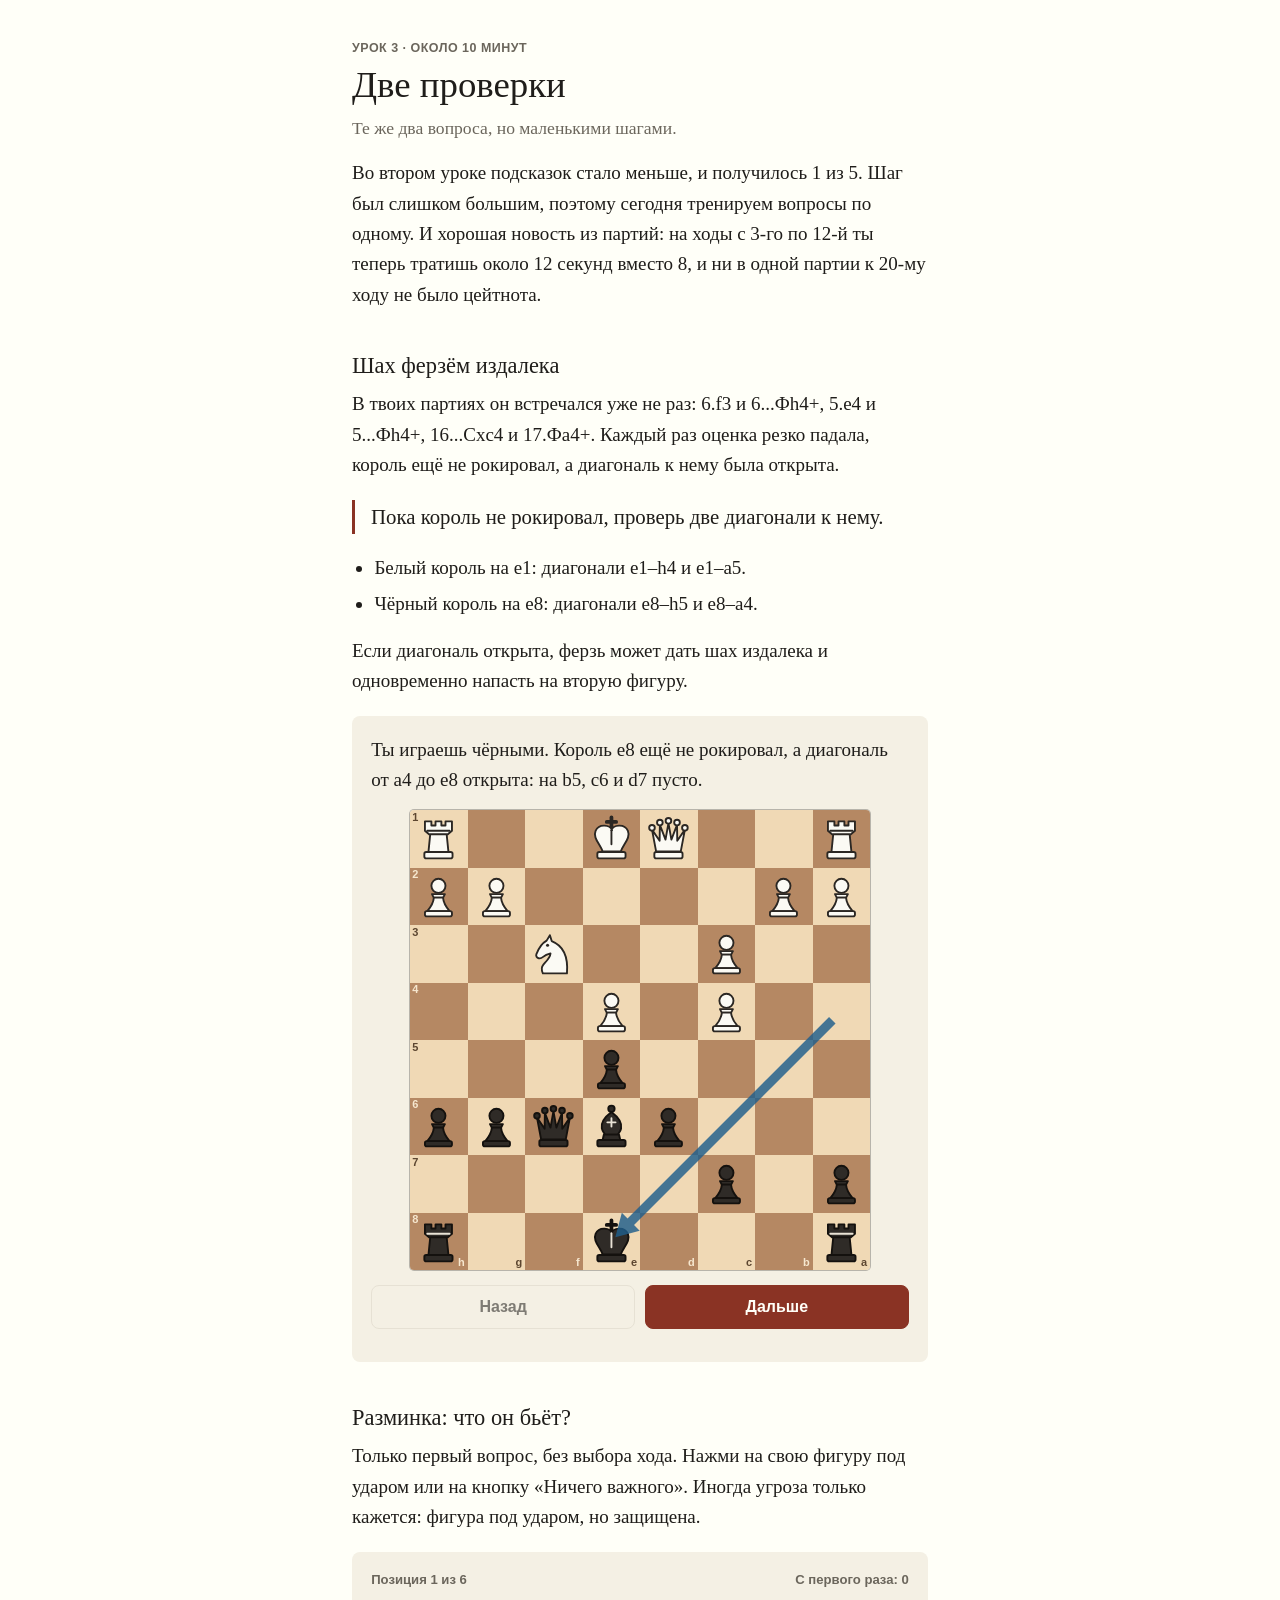
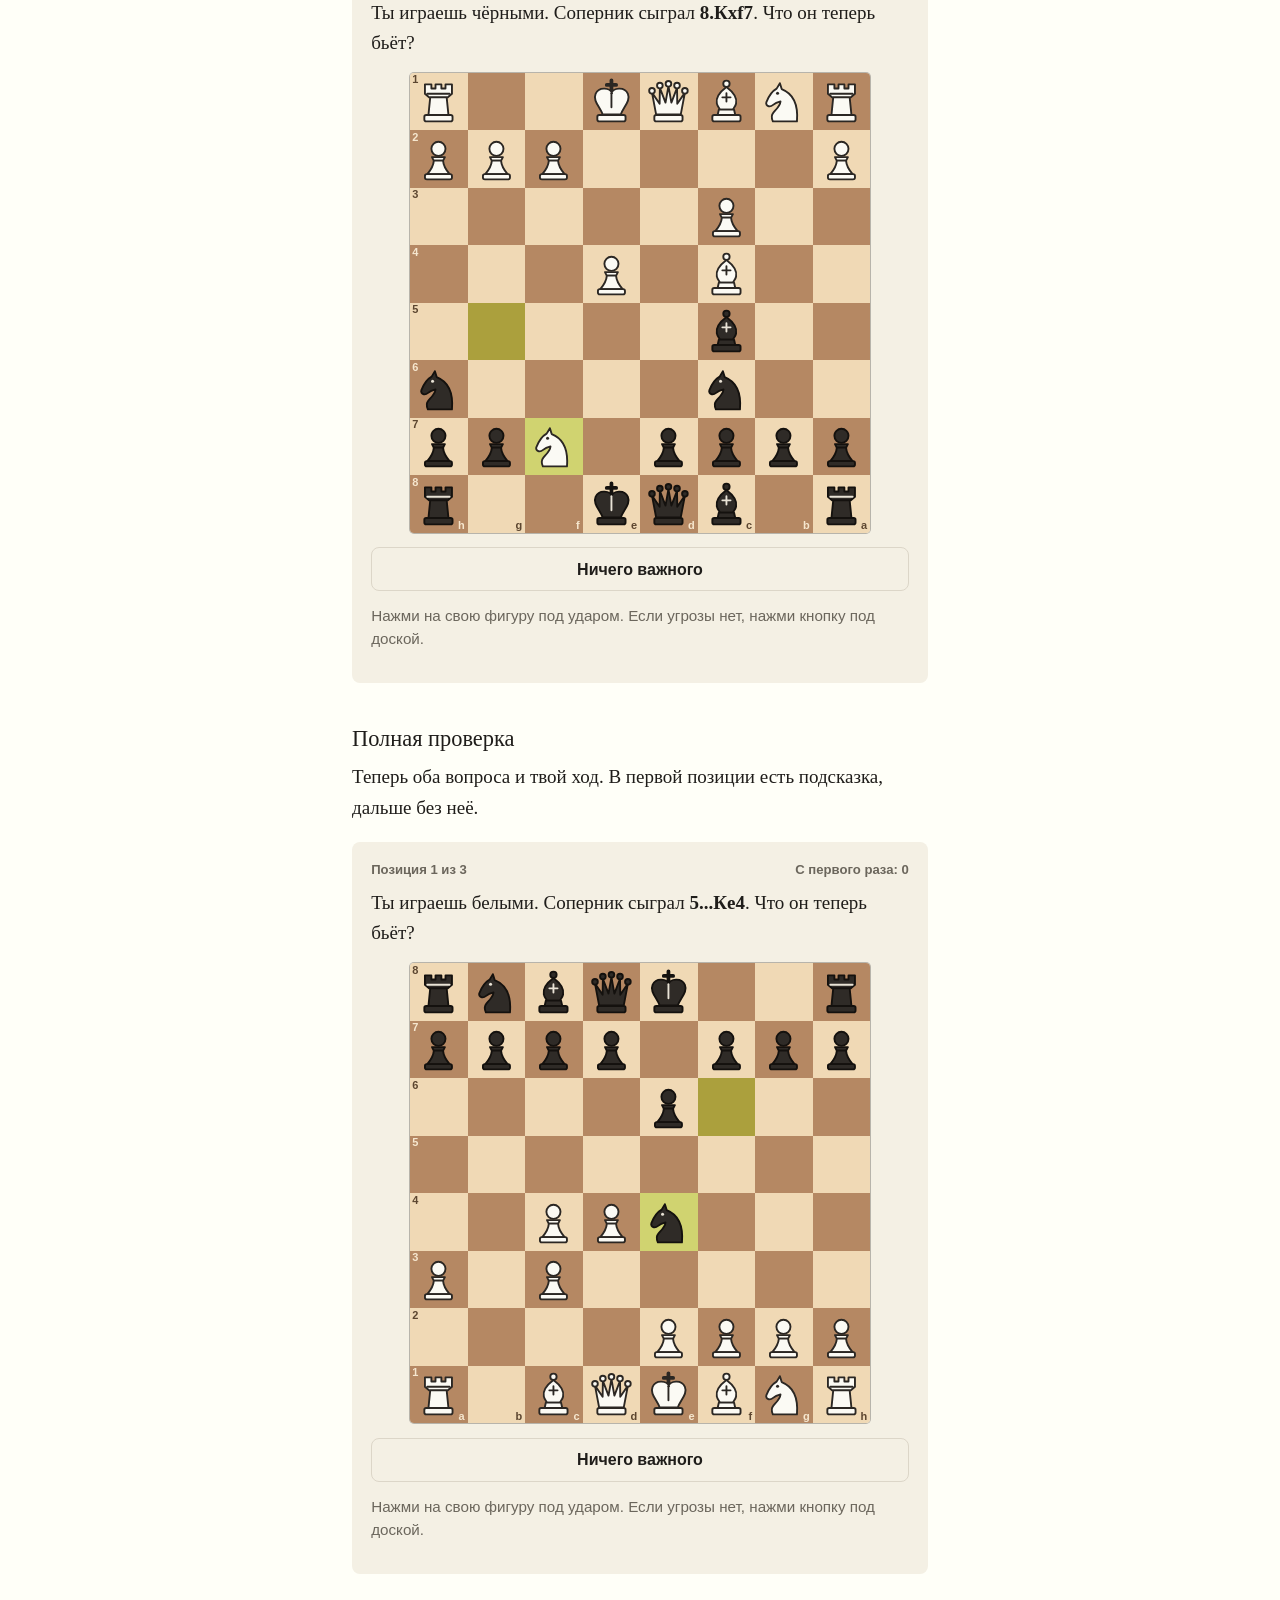
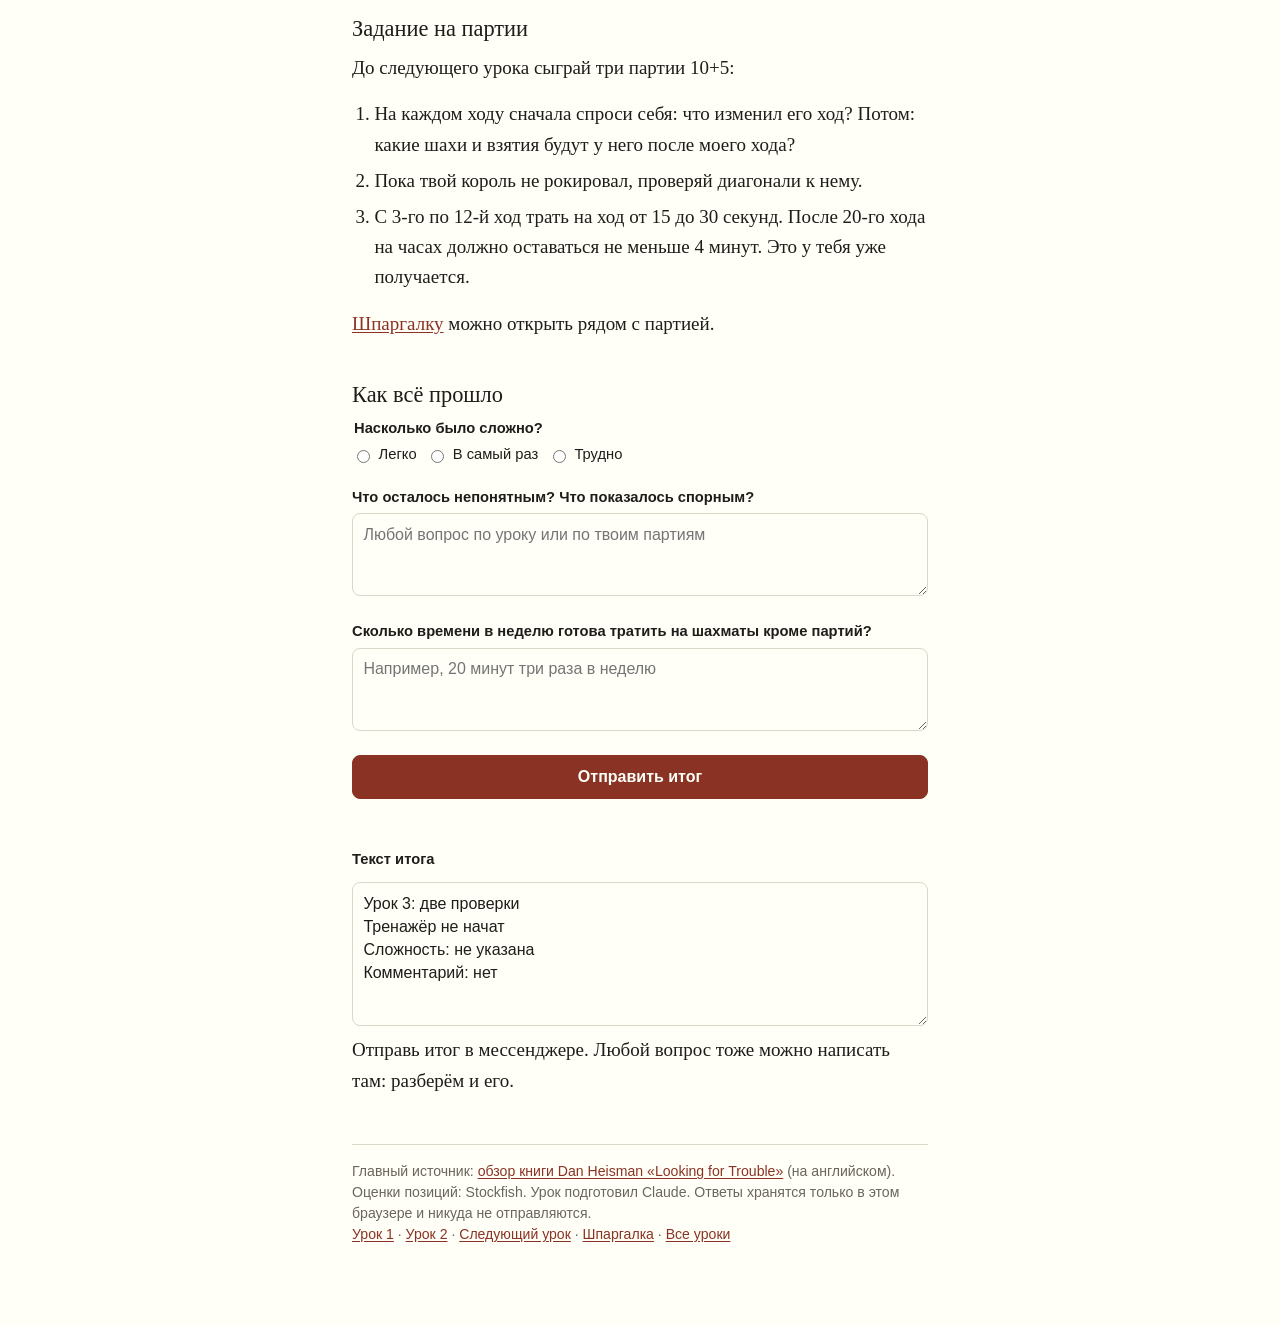
<file: lessons/0003-dve-proverki.html>
<!doctype html>
<html lang="ru">
<head>
  <meta charset="utf-8">
  <meta name="viewport" content="width=device-width, initial-scale=1">
  <meta name="color-scheme" content="light dark">
  <meta name="robots" content="noindex">
  <link rel="icon" href="data:,">
  <title>Две проверки</title>
  <link rel="stylesheet" href="../assets/course.css?v=4">
</head>
<body>
<main>
  <p class="kicker">Урок 3 · около 10 минут</p>
  <h1>Две проверки</h1>
  <p class="lead">Те же два вопроса, но маленькими шагами.</p>

  <p>Во втором уроке подсказок стало меньше, и получилось 1 из 5. Шаг был слишком большим, поэтому сегодня тренируем вопросы по одному. И хорошая новость из партий: на ходы с 3-го по 12-й ты теперь тратишь около 12 секунд вместо 8, и ни в одной партии к 20-му ходу не было цейтнота.</p>

  <h2>Шах ферзём издалека</h2>
  <p>В твоих партиях он встречался уже не раз: 6.f3 и 6...Фh4+, 5.e4 и 5...Фh4+, 16...Сxc4 и 17.Фa4+. Каждый раз оценка резко падала, король ещё не рокировал, а диагональ к нему была открыта.</p>
  <p class="key">Пока король не рокировал, проверь две диагонали к нему.</p>
  <ul>
    <li>Белый король на e1: диагонали e1–h4 и e1–a5.</li>
    <li>Чёрный король на e8: диагонали e8–h5 и e8–a4.</li>
  </ul>
  <p>Если диагональ открыта, ферзь может дать шах издалека и одновременно напасть на вторую фигуру.</p>
  <div id="example"></div>

  <h2>Разминка: что он бьёт?</h2>
  <p>Только первый вопрос, без выбора хода. Нажми на свою фигуру под ударом или на кнопку «Ничего важного». Иногда угроза только кажется: фигура под ударом, но защищена.</p>
  <div id="spot"></div>

  <h2>Полная проверка</h2>
  <p>Теперь оба вопроса и твой ход. В первой позиции есть подсказка, дальше без неё.</p>
  <div id="full"></div>

  <h2>Задание на партии</h2>
  <p>До следующего урока сыграй три партии 10+5:</p>
  <ol>
    <li>На каждом ходу сначала спроси себя: что изменил его ход? Потом: какие шахи и взятия будут у него после моего хода?</li>
    <li>Пока твой король не рокировал, проверяй диагонали к нему.</li>
    <li>С 3-го по 12-й ход трать на ход от 15 до 30 секунд. После 20-го хода на часах должно оставаться не меньше 4 минут. Это у тебя уже получается.</li>
  </ol>
  <p><a href="../reference/proverka-pered-hodom.html">Шпаргалку</a> можно открыть рядом с партией.</p>

  <h2>Как всё прошло</h2>
  <form class="form" id="result">
    <fieldset>
      <legend>Насколько было сложно?</legend>
      <div class="opts">
        <label><input type="radio" name="difficulty" value="легко"> Легко</label>
        <label><input type="radio" name="difficulty" value="в самый раз"> В самый раз</label>
        <label><input type="radio" name="difficulty" value="трудно"> Трудно</label>
      </div>
    </fieldset>
    <label for="comment">Что осталось непонятным? Что показалось спорным?</label>
    <textarea id="comment" placeholder="Любой вопрос по уроку или по твоим партиям"></textarea>
    <p></p>
    <label for="week">Сколько времени в неделю готова тратить на шахматы кроме партий?</label>
    <textarea id="week" data-line="Время в неделю" placeholder="Например, 20 минут три раза в неделю"></textarea>
    <div class="btn-row">
      <button class="btn primary" type="button" data-send>Отправить итог</button>
    </div>
    <p class="form-status" role="status"></p>
    <label for="summary">Текст итога</label>
    <textarea class="out" id="summary" readonly></textarea>
  </form>
  <p>Отправь итог в мессенджере. Любой вопрос тоже можно написать там: разберём и его.</p>

  <p class="foot">
    Главный источник: <a href="https://forwardchess.com/blog/review-looking-for-trouble-recognizing-and-meeting-threats-in-chess/">обзор книги Dan Heisman «Looking for Trouble»</a> (на английском).<br>
    Оценки позиций: Stockfish. Урок подготовил Claude. Ответы хранятся только в этом браузере и никуда не отправляются.<br>
    <a href="0001-shahi-i-vzyatiya.html">Урок 1</a> · <a href="0002-chto-izmenil-hod.html">Урок 2</a> · <a href="0004-dalnoboynye-figury.html">Следующий урок</a> · <a href="../reference/proverka-pered-hodom.html">Шпаргалка</a> · <a href="../index.html">Все уроки</a>
  </p>
</main>

<script src="../assets/board.js?v=4"></script>
<script src="../assets/trainer.js?v=5"></script>
<script>
  var form = Lesson.ResultForm(document.getElementById('result'), { title: 'Урок 3: две проверки' });
  var spotResult = null;
  var fullResult = null;

  function combine() {
    var parts = [spotResult, fullResult].filter(Boolean);
    var sum = function (key) { return parts.reduce(function (n, p) { return n + p[key]; }, 0); };
    var join = function (key) { return parts.reduce(function (list, p) { return list.concat(p[key]); }, []); };
    form.setResult({ good: sum('good'), total: sum('total'), planned: 9, missed: join('missed'), detail: join('detail') });
  }

  Lesson.StepBoard(document.getElementById('example'), {
    orientation: 'black',
    steps: [{"fen":"r3k2r/p1p5/3pbqpp/4p3/2P1P3/2P2N2/PP4PP/R2QK2R b KQkq - 0 16","arrows":[{"from":"a4","to":"e8","kind":"plan"}],"text":"Ты играешь чёрными. Король e8 ещё не рокировал, а диагональ от a4 до e8 открыта: на b5, c6 и d7 пусто."},{"fen":"r3k2r/p1p5/3p1qpp/4p3/2b1P3/2P2N2/PP4PP/R2QK2R w KQkq - 0 17","arrows":[{"from":"d1","to":"a4","kind":"danger"}],"marks":[{"sq":"e6","kind":"last"},{"sq":"c4","kind":"last"}],"text":"Хочется забрать пешку: <strong>16...Сxc4</strong>. Но теперь у белых есть <strong>17.Фa4+</strong>."},{"fen":"r3k2r/p1p5/3p1qpp/4p3/Q1b1P3/2P2N2/PP4PP/R3K2R b KQkq - 1 17","arrows":[{"from":"a4","to":"e8","kind":"danger"},{"from":"a4","to":"c4","kind":"danger"}],"text":"Ферзь даёт шах издалека и одновременно бьёт слона c4. Королю придётся уйти, и слон пропадёт."},{"fen":"r3k2r/p1p5/3pbqpp/4p3/2P1P3/2P2N2/PP4PP/R2QK2R b KQkq - 0 16","arrows":[{"from":"e8","to":"g8","kind":"good"}],"text":"Надёжнее <strong>16...0-0</strong>: король уходит с открытой диагонали, и шаха издалека больше нет."}]
  });

  Lesson.ThreatTrainer(document.getElementById('spot'), {
    spotOnly: true,
    doneNote: 'Это была разминка: ниже ещё три позиции полной проверки.',
    items: [{"side":"black","fen":"r1bqk2r/pppp1Npp/2n4n/2b5/2B1P3/2P5/P4PPP/RNBQK2R b KQkq - 0 8","last":{"from":"g5","to":"f7"},"label":"8.Кxf7","threats":["d8","h8"],"noneOk":false,"threatArrows":[{"from":"f7","to":"d8"},{"from":"f7","to":"h8"}],"threatNote":"Конь f7 бьёт ферзя d8 и ладью h8. Эту позицию ты видела во втором уроке."},{"side":"white","fen":"2kr2nr/1pp4p/p1npqp2/5b2/8/2PBBN2/P1P2PPP/R2QK2R w KQ - 1 15","last":{"from":"e4","to":"e6"},"label":"14...Фe6","threats":["a2"],"noneOk":true,"threatArrows":[{"from":"e6","to":"a2"}],"threatNote":"Ферзь бьёт слона e3, но его защищает пешка f2. Слон f5 бьёт слона d3, но его защищает пешка c2. Без защиты только пешка a2, и это не главное."},{"side":"black","fen":"r1bqk2r/pppp1ppp/2n2n2/1Bb1P3/3p4/2P2N2/PP3PPP/RNBQK2R b KQkq - 0 6","last":{"from":"e4","to":"e5"},"label":"6.e5","threats":["f6"],"noneOk":false,"threatArrows":[{"from":"e5","to":"f6"}],"threatNote":"Пешка e5 бьёт коня f6. В партии было 6...Кxe5, и 7.Кxe5 забрал коня. Через ход ты его отыграла, но рассчитывать на это нельзя."},{"side":"white","fen":"r2q2nr/pp3kpp/2npb3/3Q4/5B2/2P5/PP2PPPP/R3KBNR w KQ - 1 11","last":{"from":"f5","to":"e6"},"label":"10...Сe6","threats":["d5"],"noneOk":false,"threatArrows":[{"from":"e6","to":"d5"}],"threatNote":"Слон e6 бьёт ферзя d5. В партии ты это увидела и сыграла 11.Фxd6."},{"side":"black","fen":"r2q3r/p1p2kpp/Q2bpp2/3p1b2/3P4/N1P1P1B1/PP3PPP/R3K2R b KQ - 2 13","last":{"from":"f4","to":"g3"},"label":"13.Сg3","threats":["d6"],"noneOk":true,"threatArrows":[{"from":"g3","to":"d6"}],"threatNote":"Слон g3 бьёт слона d6, но его защищают ферзь d8 и пешка c7. Это просто размен, потери нет."},{"side":"white","fen":"r2qkbnr/ppp2ppp/2n5/1N1ppb2/3P1B2/8/PPP1PPPP/R2QKBNR w KQkq e6 0 5","last":{"from":"e7","to":"e5"},"label":"4...e5","threats":["f4","d4"],"noneOk":false,"threatArrows":[{"from":"e5","to":"f4"},{"from":"e5","to":"d4"}],"threatNote":"Пешка e5 бьёт слона f4 и пешку d4, главное здесь слон. В партии ты ответила 5.dxe5 и решила обе проблемы."}],
    onFinish: function (result) { spotResult = result; combine(); }
  });

  Lesson.ThreatTrainer(document.getElementById('full'), {
    items: [{"side":"white","fen":"rnbqk2r/pppp1ppp/4p3/8/2PPn3/P1P5/4PPPP/R1BQKBNR w KQkq - 1 6","last":{"from":"f6","to":"e4"},"label":"5...Кe4","threats":["c3"],"noneOk":true,"threatArrows":[{"from":"e4","to":"c3"}],"threatNote":"Конь e4 смотрит на пешку c3, но прямой угрозы нет.","moves":{"d1d3":{"ok":true,"san":"6.Фd3","reply":{"from":"d7","to":"d5","san":"6...d5"}},"e2e3":{"ok":true,"san":"6.e3","reply":{"from":"e8","to":"g8","san":"6...0-0"}},"a3a4":{"ok":true,"san":"6.a4","reply":{"from":"b7","to":"b6","san":"6...b6"}},"d1c2":{"ok":true,"san":"6.Фc2","reply":{"from":"f7","to":"f5","san":"6...f5"}},"g1h3":{"ok":true,"san":"6.Кh3","reply":{"from":"c7","to":"c5","san":"6...c5"}},"c1f4":{"ok":true,"san":"6.Сf4","reply":{"from":"b8","to":"c6","san":"6...Кc6"}},"g2g3":{"ok":true,"san":"6.g3","reply":{"from":"b7","to":"b6","san":"6...b6"}},"h2h4":{"ok":true,"san":"6.h4","reply":{"from":"b7","to":"b6","san":"6...b6"}},"g2g4":{"ok":true,"san":"6.g4","reply":{"from":"d7","to":"d5","san":"6...d5"}},"g1f3":{"ok":true,"san":"6.Кf3","reply":{"from":"b7","to":"b6","san":"6...b6"}},"c4c5":{"ok":true,"san":"6.c5","reply":{"from":"b7","to":"b6","san":"6...b6"}},"c1e3":{"ok":true,"san":"6.Сe3","reply":{"from":"b7","to":"b6","san":"6...b6"}},"d1a4":{"ok":true,"san":"6.Фa4","reply":{"from":"e8","to":"g8","san":"6...0-0"}},"d1b3":{"ok":true,"san":"6.Фb3","reply":{"from":"b7","to":"b6","san":"6...b6"}},"c1b2":{"ok":true,"san":"6.Сb2","reply":{"from":"b7","to":"b6","san":"6...b6"}},"h2h3":{"ok":false,"san":"6.h3","reply":{"from":"b7","to":"b6","san":"6...b6"}},"c1d2":{"ok":false,"san":"6.Сd2","reply":{"from":"b8","to":"c6","san":"6...Кc6"}},"d4d5":{"ok":false,"san":"6.d5","reply":{"from":"e8","to":"g8","san":"6...0-0"}},"f2f4":{"ok":false,"san":"6.f4","reply":{"from":"d8","to":"h4","san":"6...Фh4+"}},"f2f3":{"ok":false,"san":"6.f3","reply":{"from":"d8","to":"h4","san":"6...Фh4+"}},"a1b1":{"ok":false,"san":"6.Лb1","reply":{"from":"e4","to":"c3","san":"6...Кxc3"}},"a1a2":{"ok":false,"san":"6.Лa2","reply":{"from":"e4","to":"c3","san":"6...Кxc3"}},"c1h6":{"ok":false,"san":"6.Сh6","reply":{"from":"g7","to":"h6","san":"6...gxh6"}},"c1g5":{"ok":false,"san":"6.Сg5","reply":{"from":"d8","to":"g5","san":"6...Фxg5"}},"d1d2":{"ok":false,"san":"6.Фd2","reply":{"from":"e4","to":"d2","san":"6...Кxd2"}}},"best":"e2e3","note":"Ход 6.f3 открывает диагональ e1–h4, и 6...Фh4+ выигрывает материал. Подходят, например, 6.e3, 6.Фd3 или 6.Фc2.","hint":"Подсказка: твой король на e1 ещё не рокировал. Проверь диагональ e1–h4."},{"side":"black","fen":"r1b1k2r/pppp1ppp/8/2b1q3/3pn3/2PB4/PP3PPP/RNBQR1K1 b kq - 3 10","last":{"from":"b5","to":"d3"},"label":"10.Сd3","threats":["e4"],"noneOk":false,"threatArrows":[{"from":"d3","to":"e4"},{"from":"e1","to":"e4"}],"threatNote":"Конь e4 под двойным ударом слона d3 и ладьи e1, а защищает его только ферзь.","moves":{"d7d5":{"ok":true,"san":"10...d5","reply":{"from":"c3","to":"c4","san":"11.c4"}},"f7f5":{"ok":true,"san":"10...f5","reply":{"from":"b2","to":"b4","san":"11.b4"}},"e5f6":{"ok":false,"san":"10...Фf6","reply":{"from":"e1","to":"e4","san":"11.Лxe4+"}},"c5e7":{"ok":false,"san":"10...Сe7","reply":{"from":"d3","to":"e4","san":"11.Сxe4"}},"e8g8":{"ok":false,"san":"10...0-0","reply":{"from":"e1","to":"e4","san":"11.Лxe4"}},"e8d8":{"ok":false,"san":"10...Крd8","reply":{"from":"e1","to":"e4","san":"11.Лxe4"}},"e8f8":{"ok":false,"san":"10...Крf8","reply":{"from":"e1","to":"e4","san":"11.Лxe4"}},"e5d6":{"ok":false,"san":"10...Фd6","reply":{"from":"e1","to":"e4","san":"11.Лxe4+"}},"d7d6":{"ok":false,"san":"10...d6","reply":{"from":"e1","to":"e4","san":"11.Лxe4"}},"a7a6":{"ok":false,"san":"10...a6","reply":{"from":"e1","to":"e4","san":"11.Лxe4"}},"c7c6":{"ok":false,"san":"10...c6","reply":{"from":"e1","to":"e4","san":"11.Лxe4"}},"c5b6":{"ok":false,"san":"10...Сb6","reply":{"from":"e1","to":"e4","san":"11.Лxe4"}},"d4c3":{"ok":false,"san":"10...dxc3","reply":{"from":"e1","to":"e4","san":"11.Лxe4"}},"a7a5":{"ok":false,"san":"10...a5","reply":{"from":"e1","to":"e4","san":"11.Лxe4"}},"h7h6":{"ok":false,"san":"10...h6","reply":{"from":"e1","to":"e4","san":"11.Лxe4"}},"h7h5":{"ok":false,"san":"10...h5","reply":{"from":"e1","to":"e4","san":"11.Лxe4"}},"c5d6":{"ok":false,"san":"10...Сd6","reply":{"from":"e1","to":"e4","san":"11.Лxe4"}},"e5f5":{"ok":false,"san":"10...Фf5","reply":{"from":"e1","to":"e4","san":"11.Лxe4+"}},"c5b4":{"ok":false,"san":"10...Сb4","reply":{"from":"e1","to":"e4","san":"11.Лxe4"}},"e8e7":{"ok":false,"san":"10...Крe7","reply":{"from":"e1","to":"e4","san":"11.Лxe4"}},"g7g6":{"ok":false,"san":"10...g6","reply":{"from":"e1","to":"e4","san":"11.Лxe4"}},"c5f8":{"ok":false,"san":"10...Сf8","reply":{"from":"e1","to":"e4","san":"11.Лxe4"}},"e5e6":{"ok":false,"san":"10...Фe6","reply":{"from":"e1","to":"e4","san":"11.Лxe4"}},"e5e7":{"ok":false,"san":"10...Фe7","reply":{"from":"e1","to":"e4","san":"11.Лxe4"}},"b7b6":{"ok":false,"san":"10...b6","reply":{"from":"e1","to":"e4","san":"11.Лxe4"}},"c5a3":{"ok":false,"san":"10...Сa3","reply":{"from":"e1","to":"e4","san":"11.Лxe4"}},"f7f6":{"ok":false,"san":"10...f6","reply":{"from":"e1","to":"e4","san":"11.Лxe4"}},"a8b8":{"ok":false,"san":"10...Лb8","reply":{"from":"e1","to":"e4","san":"11.Лxe4"}},"g7g5":{"ok":false,"san":"10...g5","reply":{"from":"e1","to":"e4","san":"11.Лxe4"}},"h8g8":{"ok":false,"san":"10...Лg8","reply":{"from":"e1","to":"e4","san":"11.Лxe4"}},"h8f8":{"ok":false,"san":"10...Лf8","reply":{"from":"e1","to":"e4","san":"11.Лxe4"}},"e5h2":{"ok":false,"san":"10...Фxh2+","reply":{"from":"g1","to":"h2","san":"11.Крxh2"}},"e5d5":{"ok":false,"san":"10...Фd5","reply":{"from":"d3","to":"e4","san":"11.Сxe4"}},"b7b5":{"ok":false,"san":"10...b5","reply":{"from":"d3","to":"e4","san":"11.Сxe4"}},"e5f4":{"ok":false,"san":"10...Фf4","reply":{"from":"c1","to":"f4","san":"11.Сxf4"}},"e5g3":{"ok":false,"san":"10...Фg3","reply":{"from":"e1","to":"e4","san":"11.Лxe4+"}},"e5g5":{"ok":false,"san":"10...Фg5","reply":{"from":"c1","to":"g5","san":"11.Сxg5"}},"e5h5":{"ok":false,"san":"10...Фh5","reply":{"from":"e1","to":"e4","san":"11.Лxe4+"}},"e4f6":{"ok":false,"san":"10...Кf6","reply":{"from":"e1","to":"e5","san":"11.Лxe5+"}},"e4g5":{"ok":false,"san":"10...Кg5","reply":{"from":"e1","to":"e5","san":"11.Лxe5+"}},"e4g3":{"ok":false,"san":"10...Кg3","reply":{"from":"e1","to":"e5","san":"11.Лxe5+"}},"e4f2":{"ok":false,"san":"10...Кxf2","reply":{"from":"e1","to":"e5","san":"11.Лxe5+"}},"e4d2":{"ok":false,"san":"10...Кd2","reply":{"from":"e1","to":"e5","san":"11.Лxe5+"}},"e4c3":{"ok":false,"san":"10...Кxc3","reply":{"from":"e1","to":"e5","san":"11.Лxe5+"}},"e4d6":{"ok":false,"san":"10...Кd6","reply":{"from":"e1","to":"e5","san":"11.Лxe5+"}}},"best":"d7d5","note":"Ход 10...d5 защищает коня пешкой, годится и 10...f5. В партии было 10...0-0, после 11.Лxe4 конь пропал, и партия закончилась матом на 15-м ходу."},{"side":"white","fen":"r1b1kbnr/pppp1ppp/8/4P3/1n6/2N2N2/PqPBPPPP/R2QKB1R w KQkq - 2 7","last":{"from":"c6","to":"b4"},"label":"6...Кb4","threats":["c2","a1"],"noneOk":false,"threatArrows":[{"from":"b4","to":"c2"},{"from":"b2","to":"a1"}],"threatNote":"Конь b4 грозит 7...Кxc2+: после 8.Фxc2 Фxc2 ты теряешь ферзя за коня. Ферзь b2 к тому же бьёт ладью a1.","moves":{"f3d4":{"ok":true,"san":"7.Кd4","reply":{"from":"b4","to":"a6","san":"7...Кa6"}},"a1c1":{"ok":true,"san":"7.Лc1","reply":{"from":"b4","to":"a2","san":"7...Кxa2"}},"e2e4":{"ok":false,"san":"7.e4","reply":{"from":"b4","to":"c2","san":"7...Кxc2+"}},"d1b1":{"ok":false,"san":"7.Фb1","reply":{"from":"b2","to":"a1","san":"7...Фxa1"}},"d1c1":{"ok":false,"san":"7.Фc1","reply":{"from":"b2","to":"a1","san":"7...Фxa1"}},"e5e6":{"ok":false,"san":"7.e6","reply":{"from":"b4","to":"c2","san":"7...Кxc2+"}},"a1b1":{"ok":false,"san":"7.Лb1","reply":{"from":"b4","to":"c2","san":"7...Кxc2+"}},"e2e3":{"ok":false,"san":"7.e3","reply":{"from":"b4","to":"c2","san":"7...Кxc2+"}},"c3d5":{"ok":false,"san":"7.Кd5","reply":{"from":"b4","to":"c2","san":"7...Кxc2+"}},"c3b5":{"ok":false,"san":"7.Кb5","reply":{"from":"b4","to":"c2","san":"7...Кxc2+"}},"a2a4":{"ok":false,"san":"7.a4","reply":{"from":"b2","to":"a1","san":"7...Фxa1"}},"h2h4":{"ok":false,"san":"7.h4","reply":{"from":"b4","to":"c2","san":"7...Кxc2+"}},"g2g3":{"ok":false,"san":"7.g3","reply":{"from":"b4","to":"c2","san":"7...Кxc2+"}},"a2a3":{"ok":false,"san":"7.a3","reply":{"from":"b4","to":"c2","san":"7...Кxc2+"}},"g2g4":{"ok":false,"san":"7.g4","reply":{"from":"b4","to":"c2","san":"7...Кxc2+"}},"f3g5":{"ok":false,"san":"7.Кg5","reply":{"from":"b4","to":"c2","san":"7...Кxc2+"}},"h2h3":{"ok":false,"san":"7.h3","reply":{"from":"b4","to":"c2","san":"7...Кxc2+"}},"f3h4":{"ok":false,"san":"7.Кh4","reply":{"from":"b4","to":"c2","san":"7...Кxc2+"}},"h1g1":{"ok":false,"san":"7.Лg1","reply":{"from":"b4","to":"c2","san":"7...Кxc2+"}},"f3g1":{"ok":false,"san":"7.Кg1","reply":{"from":"b4","to":"c2","san":"7...Кxc2+"}},"c3a4":{"ok":false,"san":"7.Кa4","reply":{"from":"b4","to":"c2","san":"7...Кxc2+"}},"c3b1":{"ok":false,"san":"7.Кb1","reply":{"from":"b4","to":"c2","san":"7...Кxc2+"}},"c3e4":{"ok":false,"san":"7.Кe4","reply":{"from":"b4","to":"c2","san":"7...Кxc2+"}},"d2h6":{"ok":false,"san":"7.Сh6","reply":{"from":"b2","to":"c3","san":"7...Фxc3+"}},"d2e3":{"ok":false,"san":"7.Сe3","reply":{"from":"b2","to":"c3","san":"7...Фxc3+"}},"d2f4":{"ok":false,"san":"7.Сf4","reply":{"from":"b2","to":"c3","san":"7...Фxc3+"}},"d2g5":{"ok":false,"san":"7.Сg5","reply":{"from":"b2","to":"c3","san":"7...Фxc3+"}},"d2c1":{"ok":false,"san":"7.Сc1","reply":{"from":"b2","to":"c3","san":"7...Фxc3+"}}},"best":"f3d4","note":"Ход 7.Кd4 ставит вторую защиту на c2, а ладью a1 защищает ферзь d1. Годится и 7.Лc1. В партии было 7.Лb1, и после 7...Кxc2+ 8.Фxc2 Фxc2 ты потеряла ферзя за коня."}],
    onFinish: function (result) { fullResult = result; combine(); }
  });
</script>
</body>
</html>
</file>
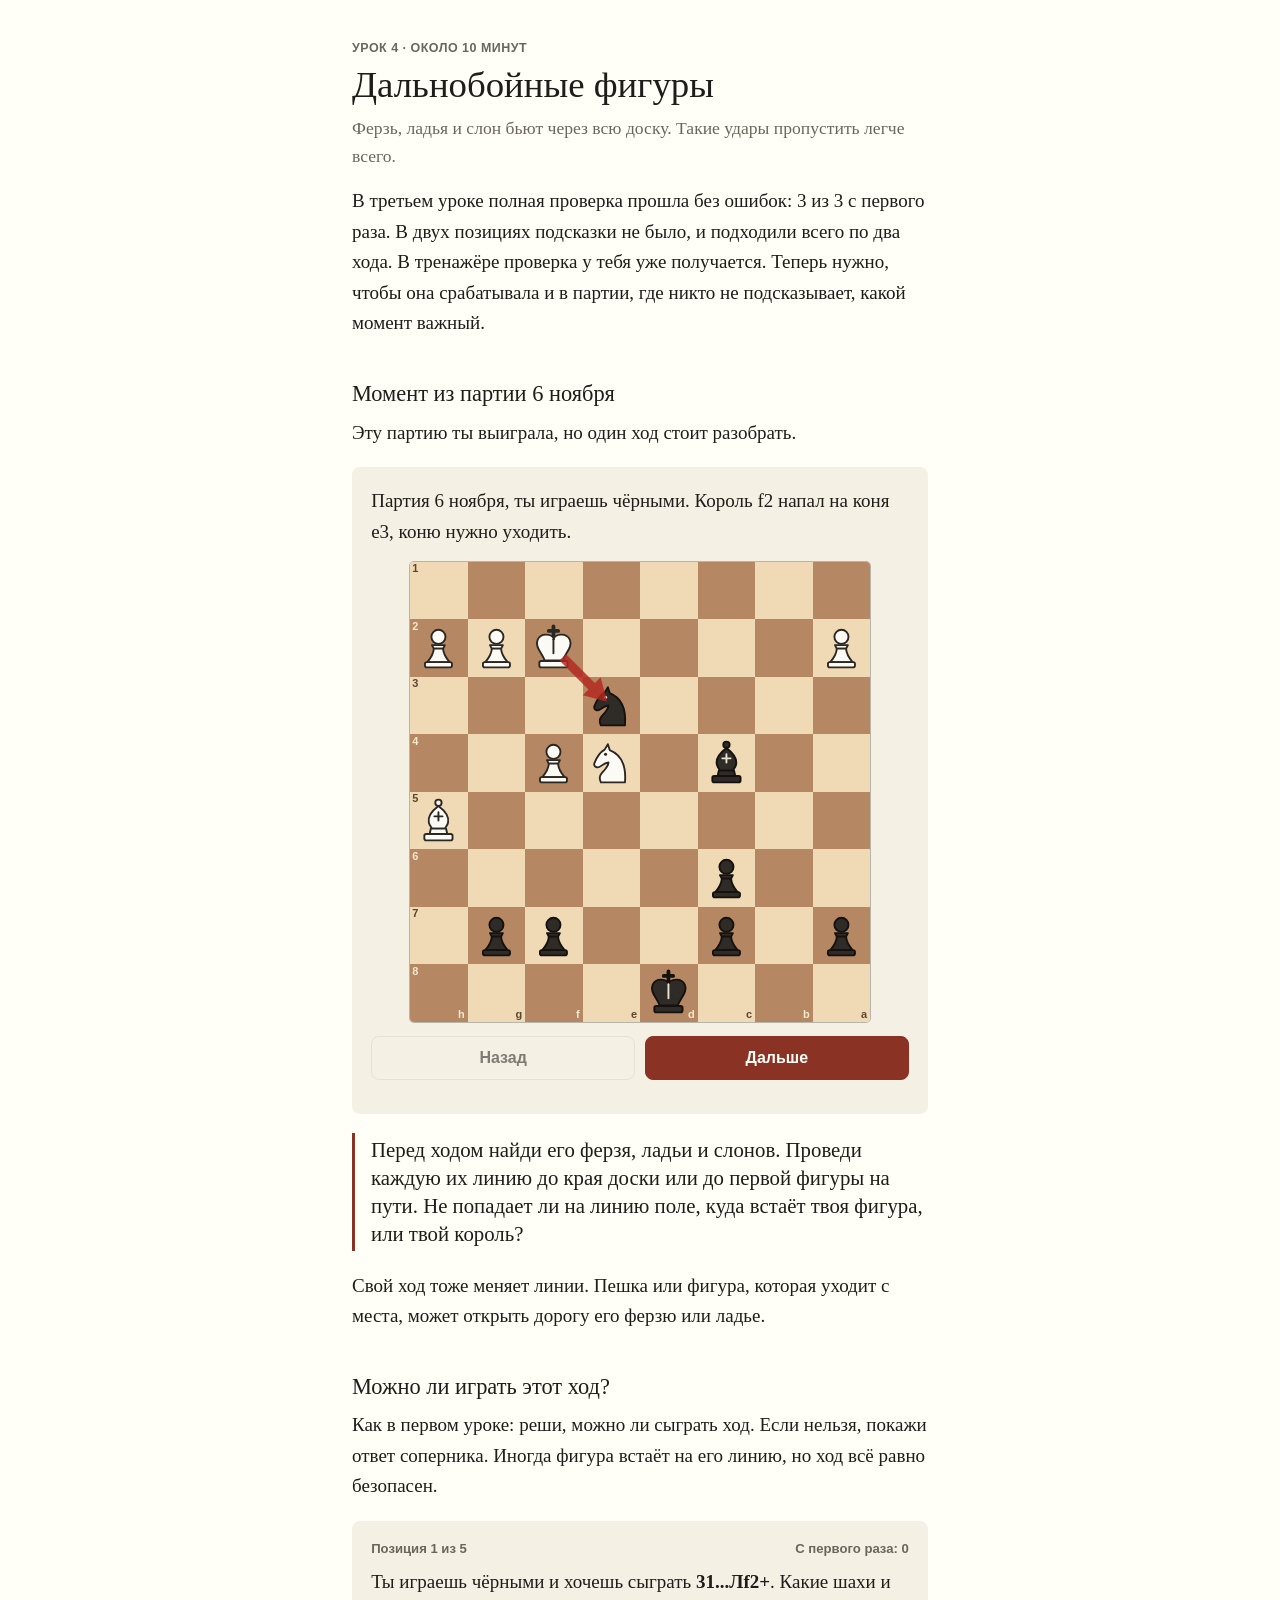
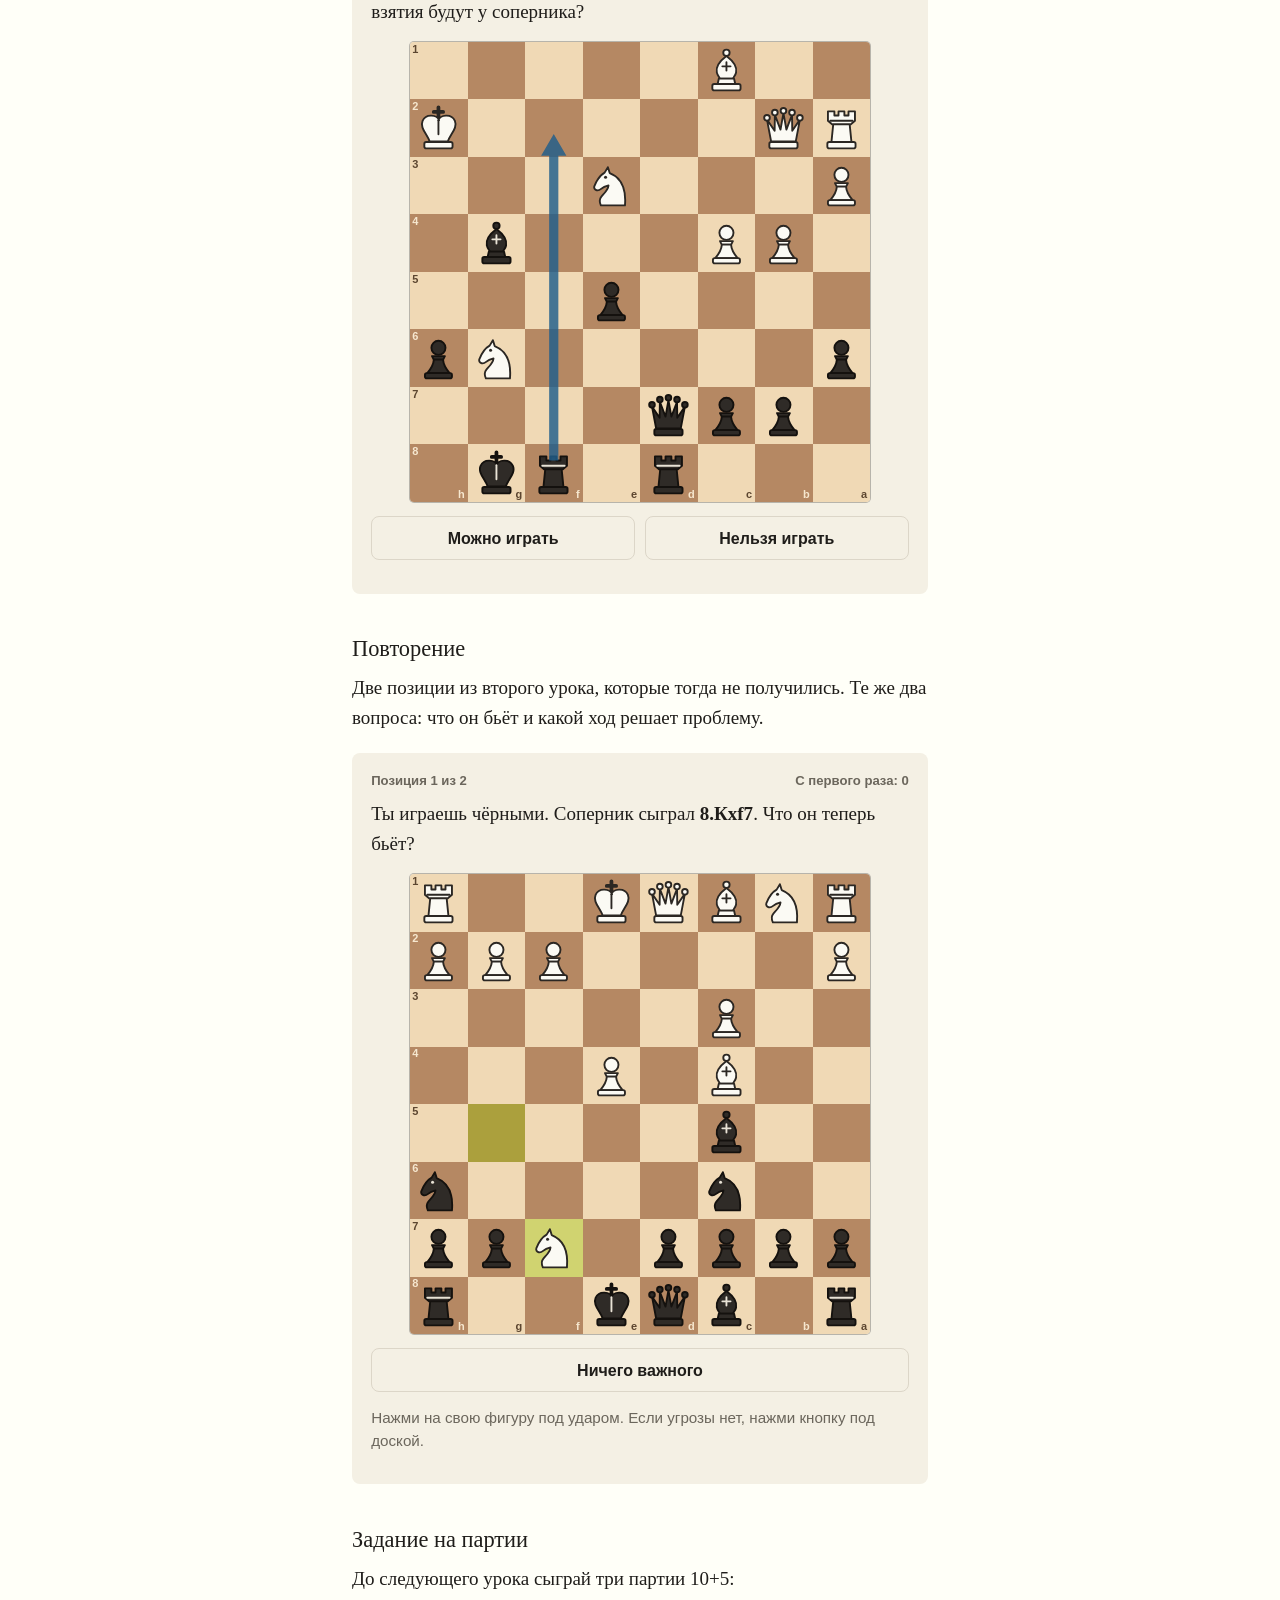
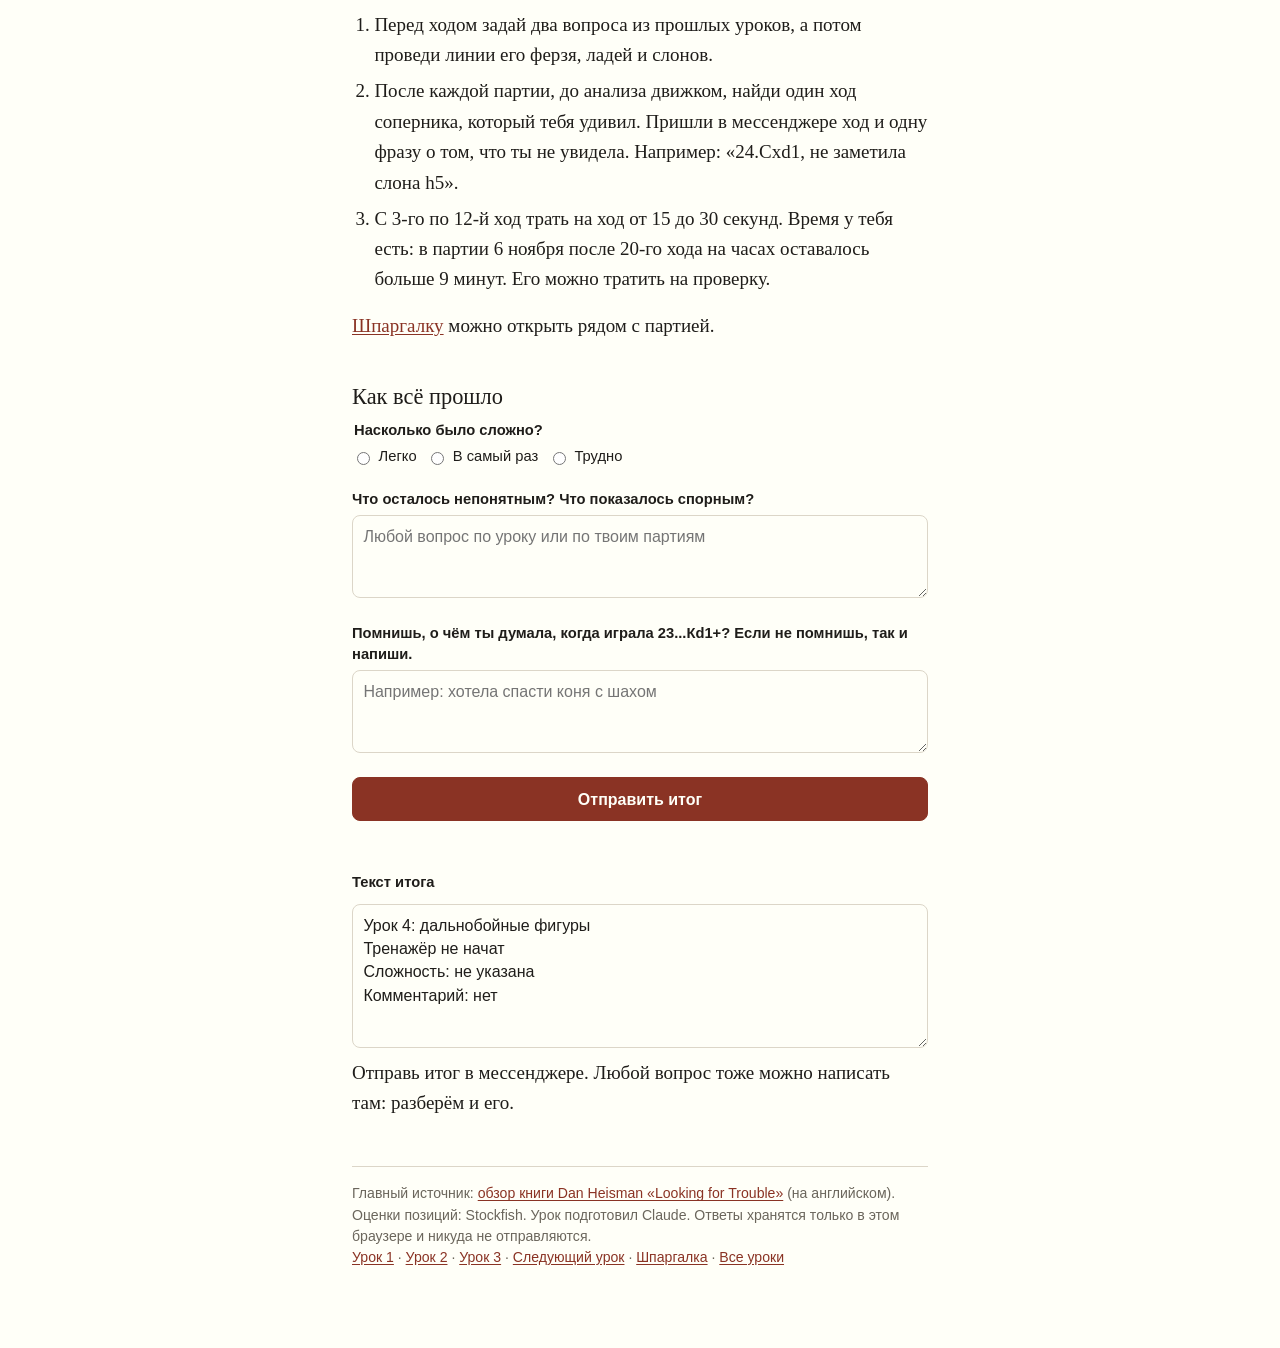
<file: lessons/0004-dalnoboynye-figury.html>
<!doctype html>
<html lang="ru">
<head>
  <meta charset="utf-8">
  <meta name="viewport" content="width=device-width, initial-scale=1">
  <meta name="color-scheme" content="light dark">
  <meta name="robots" content="noindex">
  <link rel="icon" href="data:,">
  <title>Дальнобойные фигуры</title>
  <link rel="stylesheet" href="../assets/course.css?v=4">
</head>
<body>
<main>
  <p class="kicker">Урок 4 · около 10 минут</p>
  <h1>Дальнобойные фигуры</h1>
  <p class="lead">Ферзь, ладья и слон бьют через всю доску. Такие удары пропустить легче всего.</p>

  <p>В третьем уроке полная проверка прошла без ошибок: 3 из 3 с первого раза. В двух позициях подсказки не было, и подходили всего по два хода. В тренажёре проверка у тебя уже получается. Теперь нужно, чтобы она срабатывала и в партии, где никто не подсказывает, какой момент важный.</p>

  <h2>Момент из партии 6 ноября</h2>
  <p>Эту партию ты выиграла, но один ход стоит разобрать.</p>
  <div id="example"></div>

  <p class="key">Перед ходом найди его ферзя, ладьи и слонов. Проведи каждую их линию до края доски или до первой фигуры на пути. Не попадает ли на линию поле, куда встаёт твоя фигура, или твой король?</p>
  <p>Свой ход тоже меняет линии. Пешка или фигура, которая уходит с места, может открыть дорогу его ферзю или ладье.</p>

  <h2>Можно ли играть этот ход?</h2>
  <p>Как в первом уроке: реши, можно ли сыграть ход. Если нельзя, покажи ответ соперника. Иногда фигура встаёт на его линию, но ход всё равно безопасен.</p>
  <div id="safety"></div>

  <h2>Повторение</h2>
  <p>Две позиции из второго урока, которые тогда не получились. Те же два вопроса: что он бьёт и какой ход решает проблему.</p>
  <div id="repeat"></div>

  <h2>Задание на партии</h2>
  <p>До следующего урока сыграй три партии 10+5:</p>
  <ol>
    <li>Перед ходом задай два вопроса из прошлых уроков, а потом проведи линии его ферзя, ладей и слонов.</li>
    <li>После каждой партии, до анализа движком, найди один ход соперника, который тебя удивил. Пришли в мессенджере ход и одну фразу о том, что ты не увидела. Например: «24.Сxd1, не заметила слона h5».</li>
    <li>С 3-го по 12-й ход трать на ход от 15 до 30 секунд. Время у тебя есть: в партии 6 ноября после 20-го хода на часах оставалось больше 9 минут. Его можно тратить на проверку.</li>
  </ol>
  <p><a href="../reference/proverka-pered-hodom.html">Шпаргалку</a> можно открыть рядом с партией.</p>

  <h2>Как всё прошло</h2>
  <form class="form" id="result">
    <fieldset>
      <legend>Насколько было сложно?</legend>
      <div class="opts">
        <label><input type="radio" name="difficulty" value="легко"> Легко</label>
        <label><input type="radio" name="difficulty" value="в самый раз"> В самый раз</label>
        <label><input type="radio" name="difficulty" value="трудно"> Трудно</label>
      </div>
    </fieldset>
    <label for="comment">Что осталось непонятным? Что показалось спорным?</label>
    <textarea id="comment" placeholder="Любой вопрос по уроку или по твоим партиям"></textarea>
    <p></p>
    <label for="thought">Помнишь, о чём ты думала, когда играла 23...Кd1+? Если не помнишь, так и напиши.</label>
    <textarea id="thought" data-line="Мысли при 23...Кd1+" placeholder="Например: хотела спасти коня с шахом"></textarea>
    <div class="btn-row">
      <button class="btn primary" type="button" data-send>Отправить итог</button>
    </div>
    <p class="form-status" role="status"></p>
    <label for="summary">Текст итога</label>
    <textarea class="out" id="summary" readonly></textarea>
  </form>
  <p>Отправь итог в мессенджере. Любой вопрос тоже можно написать там: разберём и его.</p>

  <p class="foot">
    Главный источник: <a href="https://forwardchess.com/blog/review-looking-for-trouble-recognizing-and-meeting-threats-in-chess/">обзор книги Dan Heisman «Looking for Trouble»</a> (на английском).<br>
    Оценки позиций: Stockfish. Урок подготовил Claude. Ответы хранятся только в этом браузере и никуда не отправляются.<br>
    <a href="0001-shahi-i-vzyatiya.html">Урок 1</a> · <a href="0002-chto-izmenil-hod.html">Урок 2</a> · <a href="0003-dve-proverki.html">Урок 3</a> · <a href="0005-vse-polya-konya.html">Следующий урок</a> · <a href="../reference/proverka-pered-hodom.html">Шпаргалка</a> · <a href="../index.html">Все уроки</a>
  </p>
</main>

<script src="../assets/board.js?v=4"></script>
<script src="../assets/trainer.js?v=5"></script>
<script>
  var form = Lesson.ResultForm(document.getElementById('result'), { title: 'Урок 4: дальнобойные фигуры' });
  var safetyResult = null;
  var repeatResult = null;

  function combine() {
    var parts = [safetyResult, repeatResult].filter(Boolean);
    var sum = function (key) { return parts.reduce(function (n, p) { return n + p[key]; }, 0); };
    var join = function (key) { return parts.reduce(function (list, p) { return list.concat(p[key]); }, []); };
    form.setResult({ good: sum('good'), total: sum('total'), planned: 7, missed: join('missed'), detail: join('detail') });
  }

  Lesson.StepBoard(document.getElementById('example'), {
    orientation: 'black',
    steps: [{"fen":"3k4/p1p2pp1/2p5/7B/2b1NP2/4n3/P4KPP/8 b - - 1 23","arrows":[{"from":"f2","to":"e3","kind":"danger"}],"text":"Партия 6 ноября, ты играешь чёрными. Король f2 напал на коня e3, коню нужно уходить."},{"fen":"3k4/p1p2pp1/2p5/7B/2b1NP2/8/P4KPP/3n4 w - - 2 24","arrows":[{"from":"h5","to":"d1","kind":"danger"}],"marks":[{"sq":"e3","kind":"last"},{"sq":"d1","kind":"last"}],"text":"В партии было <strong>23...Кd1+</strong>: конь уходит с шахом, и кажется, что всё в порядке. Но поле d1 бьёт слон h5 с другого края доски: <strong>24.Сxd1</strong>, и конь пропал."},{"fen":"3k4/p1p2pp1/2p5/7B/2b1NP2/4n3/P4KPP/8 b - - 1 23","arrows":[{"from":"h5","to":"f7","kind":"plan"},{"from":"h5","to":"d1","kind":"danger"}],"text":"Как увидеть это заранее: найди его ферзя, ладьи и слонов. Здесь такая фигура одна, слон h5. Линия h5–f7 упирается в твою пешку, а линия h5–d1 идёт до края доски, и поле d1 на ней."},{"fen":"3k4/p1p2pp1/2p5/7B/2b1NP2/4n3/P4KPP/8 b - - 1 23","arrows":[{"from":"e3","to":"d5","kind":"good"}],"text":"Безопасно было <strong>23...Кd5</strong>: этого поля нет на линиях слона, и конь e4 туда не бьёт. Лишняя пешка остаётся у тебя."}]
  });

  Lesson.SafetyTrainer(document.getElementById('safety'), {
    items: [{"side":"black","label":"31...Лf2+","before":"3r1rk1/1ppq4/p5Np/4p3/1PP3b1/P3N3/RQ5K/2B5 b - - 0 31","plan":{"from":"f8","to":"f2"},"safe":false,"note":"Ладья встала на f2, а это поле бьёт ферзь b2 по второй горизонтали: между ними пусто. После 32.Фxf2 ладья пропадает. В партии соперник этого не увидел и ответил 32.Крg3, а ты забрала ферзя. Но рассчитывать на такое нельзя.","after":"3r2k1/1ppq4/p5Np/4p3/1PP3b1/P3N3/RQ3r1K/2B5 w - - 1 32","reply":{"from":"b2","to":"f2"},"near":[{"from":"h2","to":"g1","text":"Это уход от шаха, а ладью можно просто взять. Проведи линию от ферзя b2."},{"from":"h2","to":"g3","text":"Это уход от шаха, а ладью можно просто взять. Проведи линию от ферзя b2."},{"from":"e3","to":"g2","text":"Это уход от шаха, а ладью можно просто взять. Проведи линию от ферзя b2."},{"from":"h2","to":"h1","text":"Это уход от шаха, а ладью можно просто взять. Проведи линию от ферзя b2."}]},{"side":"white","label":"5.Сg5","before":"r1bqk1nr/ppp2ppp/2np4/2b1P3/8/2N2N2/PPP1PPPP/R1BQKB1R w KQkq - 0 5","plan":{"from":"c1","to":"g5"},"safe":true,"note":"Слон g5 стоит на линии ферзя d8, но его защищает конь f3: на 5...Фxg5 будет 6.Кxg5, и чёрные отдают ферзя за слона. Сам слон при этом нападает на ферзя."},{"side":"white","label":"35.g3","before":"3r3k/p5p1/8/2p5/4B3/1Q2P3/2P3Pq/2K1R3 w - - 4 35","plan":{"from":"g2","to":"g3"},"safe":false,"note":"Пешка ушла с g2 и открыла вторую горизонталь: 35...Фd2+. Взять ферзя король не может, поле d2 защищает ладья d8. После 36.Крb2 Фxe1 пропадает ладья, а вместе с ней и выигрыш. Пешку g2 можно было отдать: например, 35.Фc3 защищает и поле d2, и ладью e1.","after":"3r3k/p5p1/8/2p5/4B3/1Q2P1P1/2P4q/2K1R3 b - - 0 35","reply":{"from":"h2","to":"d2"},"near":[{"from":"h2","to":"g3","text":"Пешку забрать можно, но есть ход сильнее, с шахом."},{"from":"h2","to":"c2","text":"Шах есть, но ферзя заберёт король: 36.Крxc2."},{"from":"d8","to":"d1","text":"Шах есть, но ладью заберёт ладья: 36.Лxd1."}]},{"side":"black","label":"12...Сe6","before":"r1bq1rk1/1pp2pp1/pbn2n1p/4p3/1P2P3/PQP2N1P/B2N1PP1/R1B1K2R b KQ - 0 12","plan":{"from":"c8","to":"e6"},"safe":true,"note":"Слон e6 стоит на линии ферзя b3, но его защищает пешка f7: на 13.Фxe6 fxe6 белые отдают ферзя за слона. Сам слон при этом нападает на ферзя b3."},{"side":"white","label":"19.Фxc7","before":"1r3rk1/pQpb2pp/4P3/5p2/8/2PB4/PP3q1P/2KRR3 w - - 1 19","plan":{"from":"b7","to":"c7"},"safe":false,"note":"Ферзь b7 закрывал вертикаль b. Как только он ушёл, ладья b8 стала защищать поле b2, а ферзь f2 бьёт его по второй горизонтали: 19...Фxb2#, мат. Позиция и так была трудной, но ферзю нужно было остаться на вертикали b, например 19.Фb3.","after":"1r3rk1/p1Qb2pp/4P3/5p2/8/2PB4/PP3q1P/2KRR3 b - - 0 19","reply":{"from":"f2","to":"b2"},"near":[{"from":"b8","to":"b2","text":"Ладья заберёт пешку, но есть ход сильнее. Куда бьёт ферзь f2?"},{"from":"f2","to":"e1","text":"Ферзь заберёт ладью, но его возьмёт ладья d1. Есть ход сильнее."},{"from":"f2","to":"c2","text":"Шах есть, но ферзя возьмёт слон d3. Есть ход сильнее."}]}],
    doneNote: 'Ниже ещё две позиции на повторение.',
    onFinish: function (result) { safetyResult = result; combine(); }
  });

  Lesson.ThreatTrainer(document.getElementById('repeat'), {
    items: [{"side":"black","fen":"r1bqk2r/pppp1Npp/2n4n/2b5/2B1P3/2P5/P4PPP/RNBQK2R b KQkq - 0 8","last":{"from":"g5","to":"f7"},"label":"8.Кxf7","threats":["d8","h8"],"noneOk":false,"threatArrows":[{"from":"f7","to":"d8"},{"from":"f7","to":"h8"}],"threatNote":"Конь f7 бьёт сразу ферзя d8 и ладью h8.","moves":{"d8f6":{"ok":true,"san":"8...Фf6","reply":{"from":"d1","to":"h5","san":"9.Фh5"}},"c5f2":{"ok":true,"san":"8...Сxf2+","reply":{"from":"e1","to":"f2","san":"9.Крxf2"}},"d8h4":{"ok":true,"san":"8...Фh4","reply":{"from":"e1","to":"g1","san":"9.0-0"}},"h6f7":{"ok":true,"san":"8...Кxf7","reply":{"from":"c4","to":"f7","san":"9.Сxf7+"}},"d8e7":{"ok":false,"san":"8...Фe7","reply":{"from":"f7","to":"h8","san":"9.Кxh8"}},"h6g4":{"ok":false,"san":"8...Кg4","reply":{"from":"f7","to":"d8","san":"9.Кxd8"}},"h8f8":{"ok":false,"san":"8...Лf8","reply":{"from":"f7","to":"d8","san":"9.Кxd8"}},"d7d5":{"ok":false,"san":"8...d5","reply":{"from":"f7","to":"d8","san":"9.Кxd8"}},"c6e5":{"ok":false,"san":"8...Кe5","reply":{"from":"f7","to":"d8","san":"9.Кxd8"}},"d7d6":{"ok":false,"san":"8...d6","reply":{"from":"f7","to":"d8","san":"9.Кxd8"}},"e8g8":{"ok":false,"san":"8...0-0","reply":{"from":"f7","to":"d8","san":"9.Кxd8+"}},"c6e7":{"ok":false,"san":"8...Кe7","reply":{"from":"f7","to":"d8","san":"9.Кxd8"}},"h6g8":{"ok":false,"san":"8...Кg8","reply":{"from":"f7","to":"d8","san":"9.Кxd8"}},"b7b6":{"ok":false,"san":"8...b6","reply":{"from":"f7","to":"d8","san":"9.Кxd8"}},"a7a6":{"ok":false,"san":"8...a6","reply":{"from":"f7","to":"d8","san":"9.Кxd8"}},"b7b5":{"ok":false,"san":"8...b5","reply":{"from":"f7","to":"d8","san":"9.Кxd8"}},"a7a5":{"ok":false,"san":"8...a5","reply":{"from":"f7","to":"d8","san":"9.Кxd8"}},"c6a5":{"ok":false,"san":"8...Кa5","reply":{"from":"f7","to":"d8","san":"9.Кxd8"}},"c5d6":{"ok":false,"san":"8...Сd6","reply":{"from":"f7","to":"d8","san":"9.Кxd8"}},"c5f8":{"ok":false,"san":"8...Сf8","reply":{"from":"f7","to":"d8","san":"9.Кxd8"}},"c5b6":{"ok":false,"san":"8...Сb6","reply":{"from":"f7","to":"d8","san":"9.Кxd8"}},"a8b8":{"ok":false,"san":"8...Лb8","reply":{"from":"f7","to":"d8","san":"9.Кxd8"}},"e8f8":{"ok":false,"san":"8...Крf8","reply":{"from":"f7","to":"d8","san":"9.Кxd8"}},"h6f5":{"ok":false,"san":"8...Кf5","reply":{"from":"f7","to":"d8","san":"9.Кxd8"}},"d8g5":{"ok":false,"san":"8...Фg5","reply":{"from":"f7","to":"g5","san":"9.Кxg5"}},"h8g8":{"ok":false,"san":"8...Лg8","reply":{"from":"f7","to":"d8","san":"9.Кxd8"}},"c5e7":{"ok":false,"san":"8...Сe7","reply":{"from":"c1","to":"h6","san":"9.Сxh6"}},"e8e7":{"ok":false,"san":"8...Крe7","reply":{"from":"c1","to":"g5","san":"9.Сg5+"}},"g7g6":{"ok":false,"san":"8...g6","reply":{"from":"f7","to":"d8","san":"9.Кxd8"}},"g7g5":{"ok":false,"san":"8...g5","reply":{"from":"f7","to":"d8","san":"9.Кxd8"}},"c6d4":{"ok":false,"san":"8...Кd4","reply":{"from":"f7","to":"d8","san":"9.Кxd8"}},"c6b4":{"ok":false,"san":"8...Кb4","reply":{"from":"f7","to":"d8","san":"9.Кxd8"}},"c6b8":{"ok":false,"san":"8...Кb8","reply":{"from":"f7","to":"d8","san":"9.Кxd8"}},"c5d4":{"ok":false,"san":"8...Сd4","reply":{"from":"f7","to":"d8","san":"9.Кxd8"}},"c5e3":{"ok":false,"san":"8...Сe3","reply":{"from":"f7","to":"d8","san":"9.Кxd8"}},"c5b4":{"ok":false,"san":"8...Сb4","reply":{"from":"f7","to":"d8","san":"9.Кxd8"}},"c5a3":{"ok":false,"san":"8...Сa3","reply":{"from":"f7","to":"d8","san":"9.Кxd8"}}},"best":"d8f6","note":"Сильнее всего 8...Фf6: ферзь уходит и сам грозит матом на f2. Неплохи и 8...Сxf2+, 8...Фh4, 8...Кxf7. В партии было 8...Лf8: ладья спаслась, но конь забрал ферзя."},{"side":"black","fen":"3r1rk1/1ppq1pp1/p1n4p/4pb2/1P2n2N/P1P1N2P/1Q4PK/RBB5 b - - 13 23","last":{"from":"f3","to":"h4"},"label":"23.Кh4","threats":["f5"],"noneOk":false,"threatArrows":[{"from":"h4","to":"f5"},{"from":"e3","to":"f5"}],"threatNote":"Кh4 стал вторым конём, который бьёт слона f5, а защищает его только ферзь d7.","moves":{"f5h7":{"ok":true,"san":"23...Сh7","reply":{"from":"a3","to":"a4","san":"24.a4"}},"f5e6":{"ok":false,"san":"23...Сe6","reply":{"from":"b1","to":"e4","san":"24.Сxe4"}},"g7g6":{"ok":false,"san":"23...g6","reply":{"from":"e3","to":"f5","san":"24.Кexf5"}},"e4c3":{"ok":false,"san":"23...Кxc3","reply":{"from":"e3","to":"f5","san":"24.Кexf5"}},"f5h3":{"ok":false,"san":"23...Сxh3","reply":{"from":"b1","to":"e4","san":"24.Сxe4"}},"c6e7":{"ok":false,"san":"23...Кe7","reply":{"from":"h4","to":"f5","san":"24.Кhxf5"}},"e4d2":{"ok":false,"san":"23...Кd2","reply":{"from":"b1","to":"f5","san":"24.Сxf5"}},"h6h5":{"ok":false,"san":"23...h5","reply":{"from":"h4","to":"f5","san":"24.Кhxf5"}},"g8h8":{"ok":false,"san":"23...Крh8","reply":{"from":"h4","to":"f5","san":"24.Кhxf5"}},"e4d6":{"ok":false,"san":"23...Кd6","reply":{"from":"e3","to":"f5","san":"24.Кexf5"}},"c6d4":{"ok":false,"san":"23...Кd4","reply":{"from":"c3","to":"d4","san":"24.cxd4"}},"f8e8":{"ok":false,"san":"23...Лfe8","reply":{"from":"h4","to":"f5","san":"24.Кhxf5"}},"b7b5":{"ok":false,"san":"23...b5","reply":{"from":"e3","to":"f5","san":"24.Кexf5"}},"e4g3":{"ok":false,"san":"23...Кg3","reply":{"from":"h4","to":"f5","san":"24.Кhxf5"}},"e4g5":{"ok":false,"san":"23...Кg5","reply":{"from":"h4","to":"f5","san":"24.Кhxf5"}},"f5g4":{"ok":false,"san":"23...Сg4","reply":{"from":"b1","to":"e4","san":"24.Сxe4"}},"d7e6":{"ok":false,"san":"23...Фe6","reply":{"from":"e3","to":"f5","san":"24.Кexf5"}},"b7b6":{"ok":false,"san":"23...b6","reply":{"from":"e3","to":"f5","san":"24.Кexf5"}},"f5g6":{"ok":false,"san":"23...Сg6","reply":{"from":"h4","to":"g6","san":"24.Кxg6"}},"d7e8":{"ok":false,"san":"23...Фe8","reply":{"from":"e3","to":"f5","san":"24.Кexf5"}},"a6a5":{"ok":false,"san":"23...a5","reply":{"from":"e3","to":"f5","san":"24.Кexf5"}},"e4f6":{"ok":false,"san":"23...Кf6","reply":{"from":"e3","to":"f5","san":"24.Кexf5"}},"c6a7":{"ok":false,"san":"23...Кa7","reply":{"from":"h4","to":"f5","san":"24.Кhxf5"}},"d8e8":{"ok":false,"san":"23...Лde8","reply":{"from":"h4","to":"f5","san":"24.Кhxf5"}},"e4c5":{"ok":false,"san":"23...Кc5","reply":{"from":"e3","to":"f5","san":"24.Кexf5"}},"c6b8":{"ok":false,"san":"23...Кb8","reply":{"from":"h4","to":"f5","san":"24.Кhxf5"}},"f7f6":{"ok":false,"san":"23...f6","reply":{"from":"e3","to":"f5","san":"24.Кexf5"}},"d8b8":{"ok":false,"san":"23...Лb8","reply":{"from":"e3","to":"f5","san":"24.Кexf5"}},"d8c8":{"ok":false,"san":"23...Лc8","reply":{"from":"h4","to":"f5","san":"24.Кhxf5"}},"d8a8":{"ok":false,"san":"23...Лa8","reply":{"from":"h4","to":"f5","san":"24.Кhxf5"}},"c6b4":{"ok":false,"san":"23...Кxb4","reply":{"from":"e3","to":"f5","san":"24.Кexf5"}},"g7g5":{"ok":false,"san":"23...g5","reply":{"from":"h4","to":"f5","san":"24.Кhxf5"}},"d7c8":{"ok":false,"san":"23...Фc8","reply":{"from":"e3","to":"f5","san":"24.Кexf5"}},"g8h7":{"ok":false,"san":"23...Крh7","reply":{"from":"e3","to":"f5","san":"24.Кexf5"}},"c6a5":{"ok":false,"san":"23...Кa5","reply":{"from":"e3","to":"f5","san":"24.Кexf5"}},"e4f2":{"ok":false,"san":"23...Кf2","reply":{"from":"b1","to":"f5","san":"24.Сxf5"}},"d7d6":{"ok":false,"san":"23...Фd6","reply":{"from":"h4","to":"f5","san":"24.Кhxf5"}},"d7e7":{"ok":false,"san":"23...Фe7","reply":{"from":"e3","to":"f5","san":"24.Кexf5"}},"d7d2":{"ok":false,"san":"23...Фd2","reply":{"from":"c1","to":"d2","san":"24.Сxd2"}},"d7d1":{"ok":false,"san":"23...Фd1","reply":{"from":"e3","to":"d1","san":"24.Кxd1"}},"d7d5":{"ok":false,"san":"23...Фd5","reply":{"from":"e3","to":"d5","san":"24.Кxd5"}},"d7d3":{"ok":false,"san":"23...Фd3","reply":{"from":"b1","to":"d3","san":"24.Сxd3"}},"d7d4":{"ok":false,"san":"23...Фd4","reply":{"from":"c3","to":"d4","san":"24.cxd4"}}},"best":"f5h7","note":"Только 23...Сh7 сохраняет большой перевес: слон уходит из-под удара, но остаётся на диагонали и защищает коня e4. После 23...Сe6 ответ 24.Сxe4 забирает коня."}],
    onFinish: function (result) { repeatResult = result; combine(); }
  });
</script>
</body>
</html>
</file>
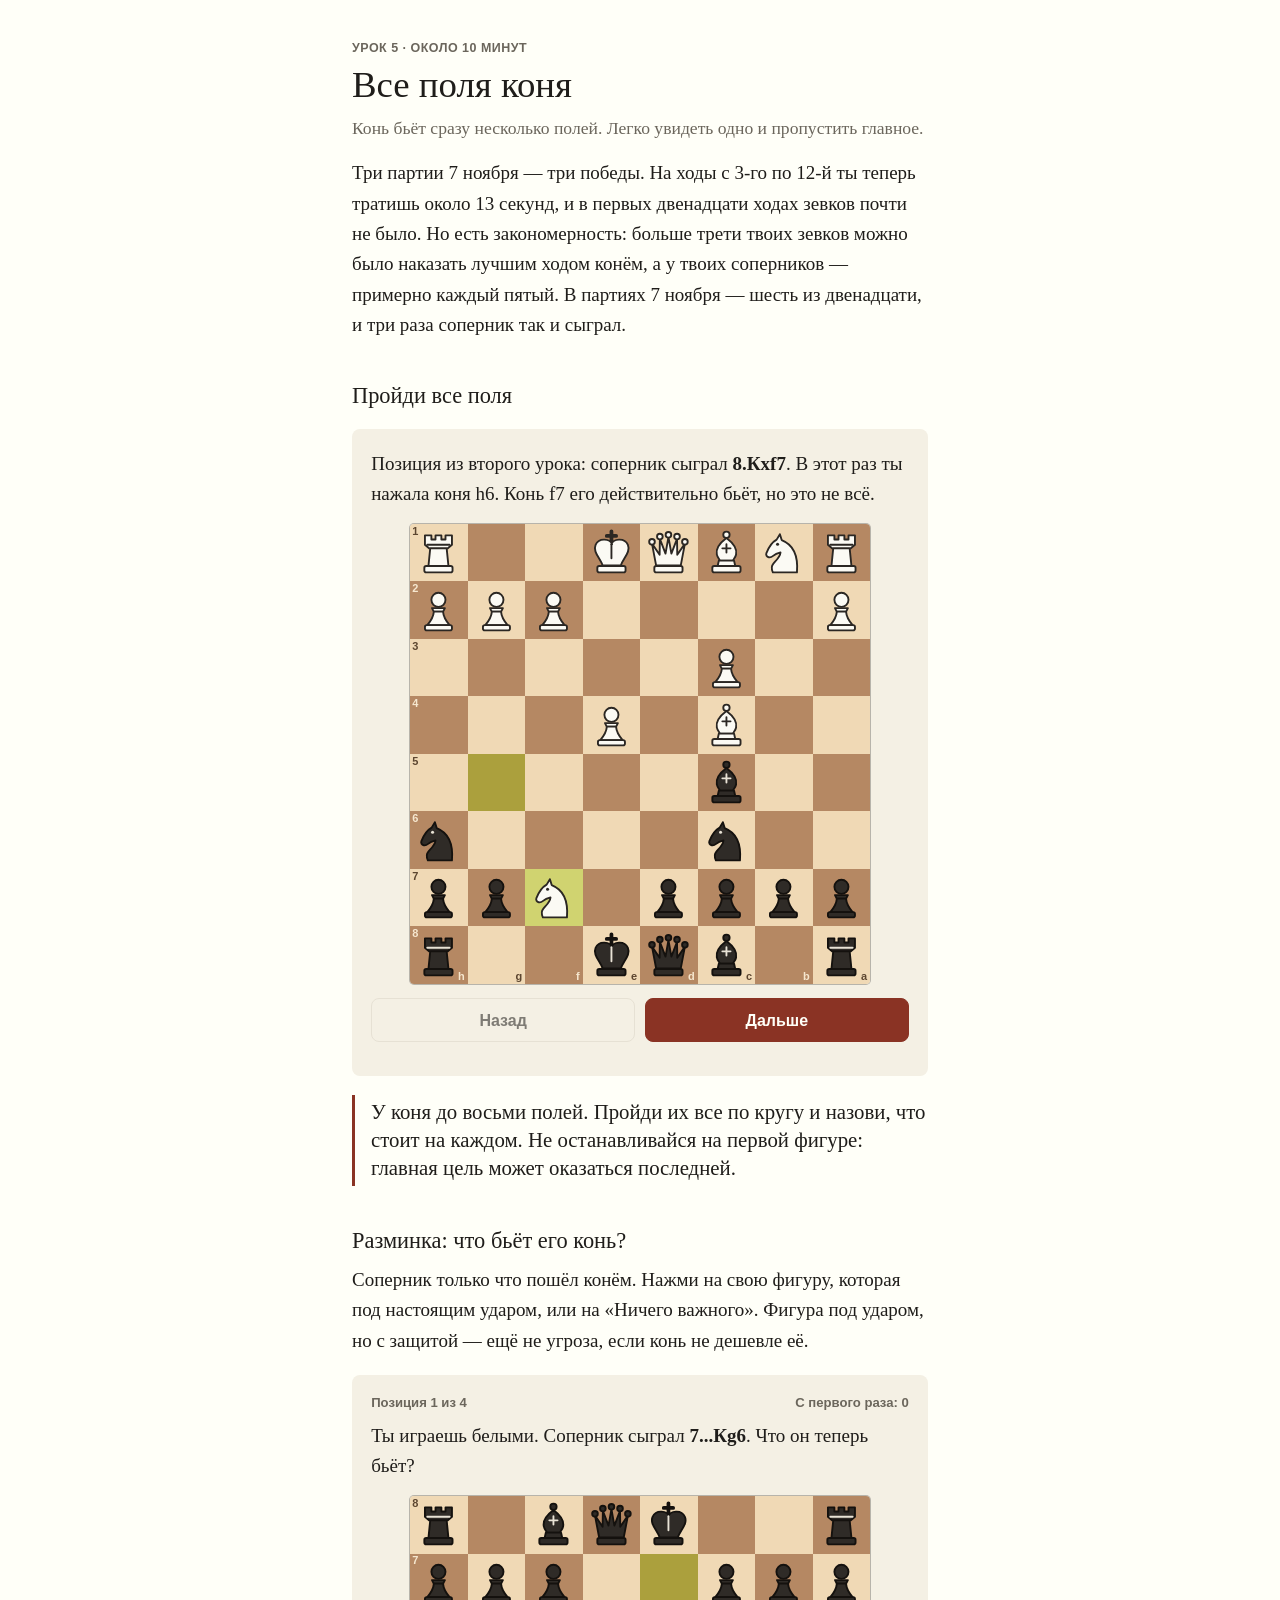
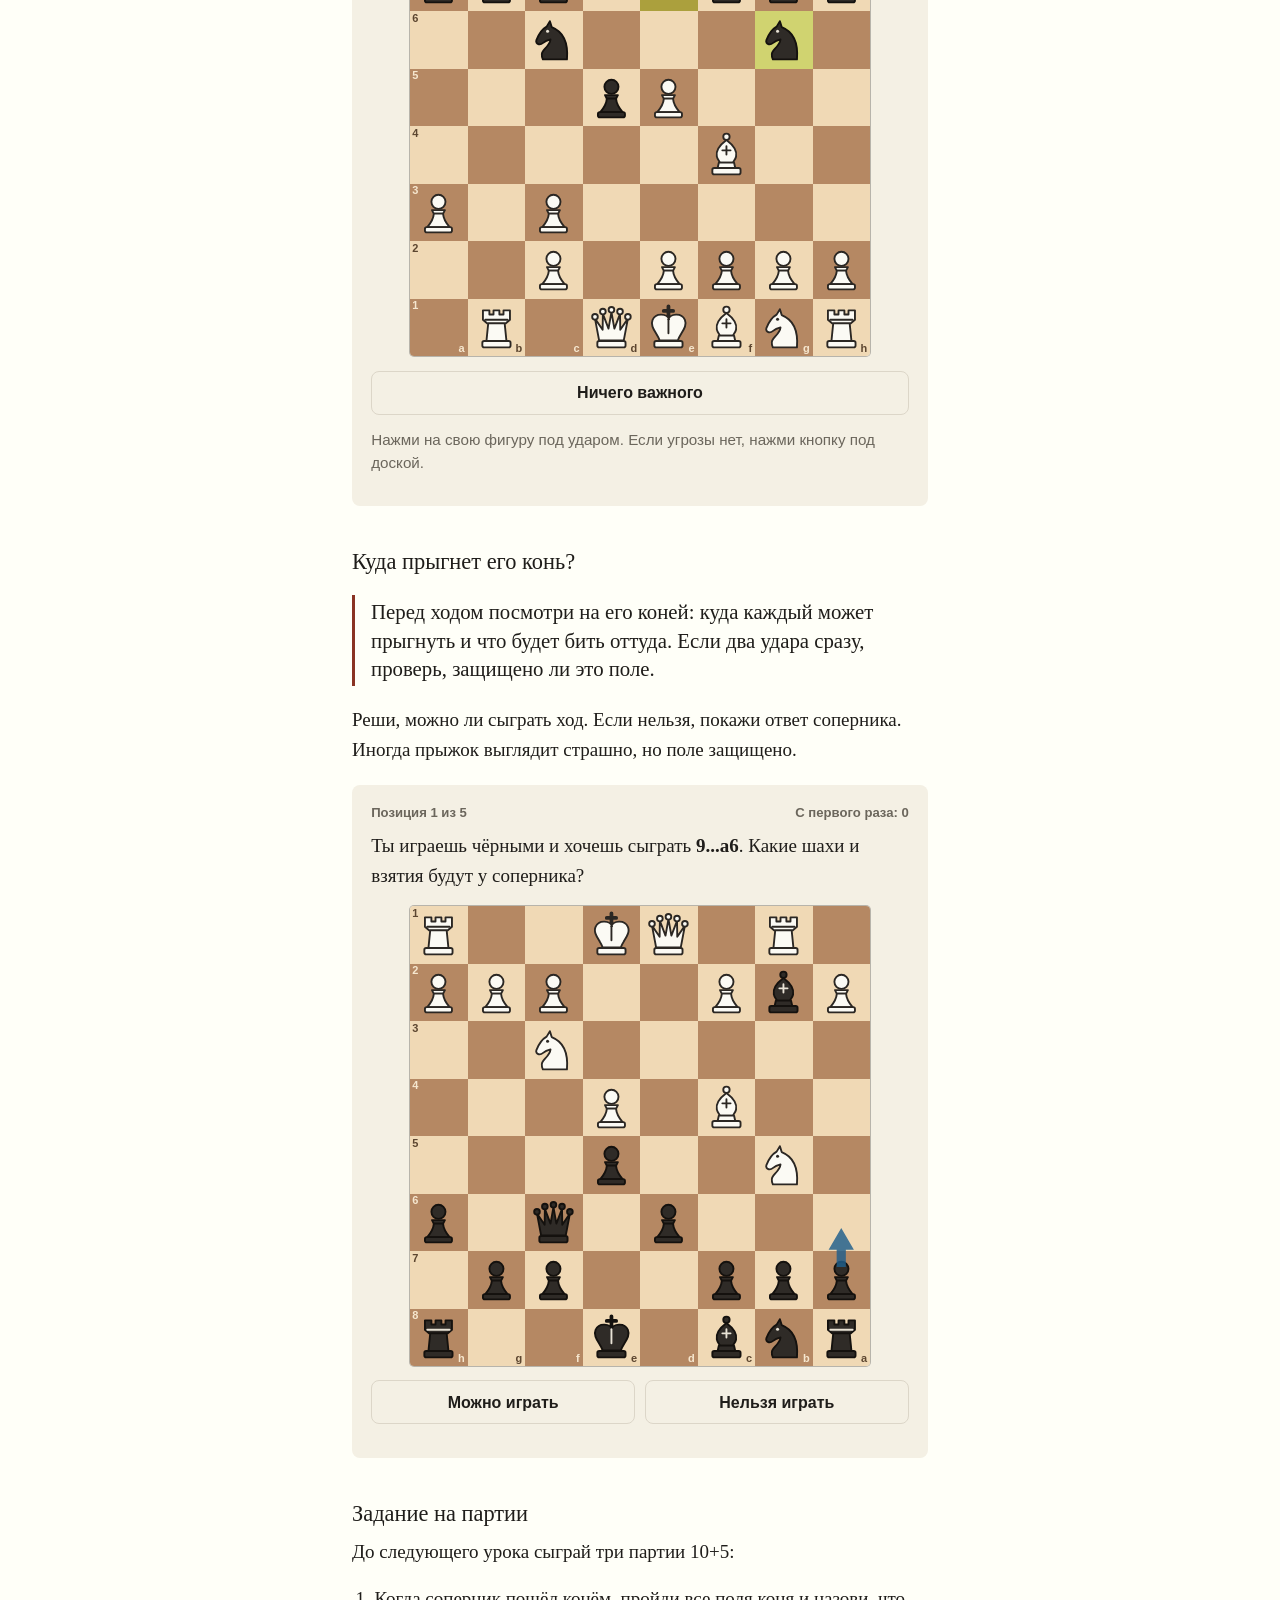
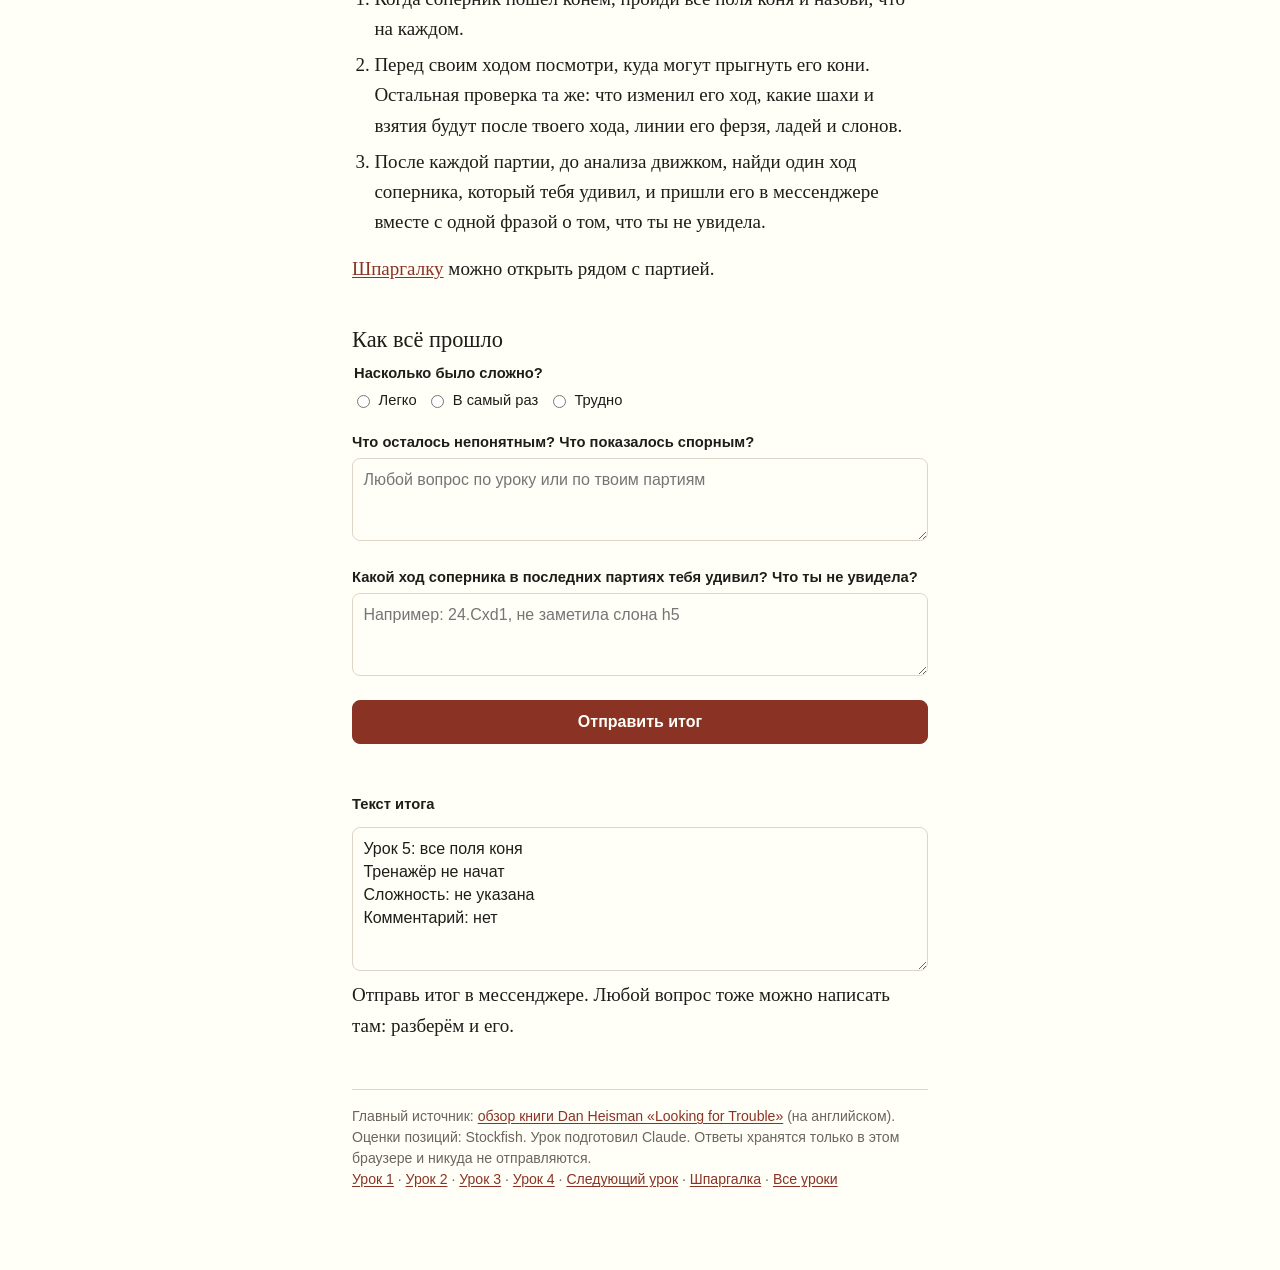
<file: lessons/0005-vse-polya-konya.html>
<!doctype html>
<html lang="ru">
<head>
  <meta charset="utf-8">
  <meta name="viewport" content="width=device-width, initial-scale=1">
  <meta name="color-scheme" content="light dark">
  <meta name="robots" content="noindex">
  <link rel="icon" href="data:,">
  <title>Все поля коня</title>
  <link rel="stylesheet" href="../assets/course.css?v=4">
</head>
<body>
<main>
  <p class="kicker">Урок 5 · около 10 минут</p>
  <h1>Все поля коня</h1>
  <p class="lead">Конь бьёт сразу несколько полей. Легко увидеть одно и пропустить главное.</p>

  <p>Три партии 7 ноября — три победы. На ходы с 3-го по 12-й ты теперь тратишь около 13 секунд, и в первых двенадцати ходах зевков почти не было. Но есть закономерность: больше трети твоих зевков можно было наказать лучшим ходом конём, а у твоих соперников — примерно каждый пятый. В партиях 7 ноября — шесть из двенадцати, и три раза соперник так и сыграл.</p>

  <h2>Пройди все поля</h2>
  <div id="example"></div>

  <p class="key">У коня до восьми полей. Пройди их все по кругу и назови, что стоит на каждом. Не останавливайся на первой фигуре: главная цель может оказаться последней.</p>

  <h2>Разминка: что бьёт его конь?</h2>
  <p>Соперник только что пошёл конём. Нажми на свою фигуру, которая под настоящим ударом, или на «Ничего важного». Фигура под ударом, но с защитой — ещё не угроза, если конь не дешевле её.</p>
  <div id="spot"></div>

  <h2>Куда прыгнет его конь?</h2>
  <p class="key">Перед ходом посмотри на его коней: куда каждый может прыгнуть и что будет бить оттуда. Если два удара сразу, проверь, защищено ли это поле.</p>
  <p>Реши, можно ли сыграть ход. Если нельзя, покажи ответ соперника. Иногда прыжок выглядит страшно, но поле защищено.</p>
  <div id="safety"></div>

  <h2>Задание на партии</h2>
  <p>До следующего урока сыграй три партии 10+5:</p>
  <ol>
    <li>Когда соперник пошёл конём, пройди все поля коня и назови, что на каждом.</li>
    <li>Перед своим ходом посмотри, куда могут прыгнуть его кони. Остальная проверка та же: что изменил его ход, какие шахи и взятия будут после твоего хода, линии его ферзя, ладей и слонов.</li>
    <li>После каждой партии, до анализа движком, найди один ход соперника, который тебя удивил, и пришли его в мессенджере вместе с одной фразой о том, что ты не увидела.</li>
  </ol>
  <p><a href="../reference/proverka-pered-hodom.html">Шпаргалку</a> можно открыть рядом с партией.</p>

  <h2>Как всё прошло</h2>
  <form class="form" id="result">
    <fieldset>
      <legend>Насколько было сложно?</legend>
      <div class="opts">
        <label><input type="radio" name="difficulty" value="легко"> Легко</label>
        <label><input type="radio" name="difficulty" value="в самый раз"> В самый раз</label>
        <label><input type="radio" name="difficulty" value="трудно"> Трудно</label>
      </div>
    </fieldset>
    <label for="comment">Что осталось непонятным? Что показалось спорным?</label>
    <textarea id="comment" placeholder="Любой вопрос по уроку или по твоим партиям"></textarea>
    <p></p>
    <label for="surprise">Какой ход соперника в последних партиях тебя удивил? Что ты не увидела?</label>
    <textarea id="surprise" data-line="Ход, который удивил" placeholder="Например: 24.Сxd1, не заметила слона h5"></textarea>
    <div class="btn-row">
      <button class="btn primary" type="button" data-send>Отправить итог</button>
    </div>
    <p class="form-status" role="status"></p>
    <label for="summary">Текст итога</label>
    <textarea class="out" id="summary" readonly></textarea>
  </form>
  <p>Отправь итог в мессенджере. Любой вопрос тоже можно написать там: разберём и его.</p>

  <p class="foot">
    Главный источник: <a href="https://forwardchess.com/blog/review-looking-for-trouble-recognizing-and-meeting-threats-in-chess/">обзор книги Dan Heisman «Looking for Trouble»</a> (на английском).<br>
    Оценки позиций: Stockfish. Урок подготовил Claude. Ответы хранятся только в этом браузере и никуда не отправляются.<br>
    <a href="0001-shahi-i-vzyatiya.html">Урок 1</a> · <a href="0002-chto-izmenil-hod.html">Урок 2</a> · <a href="0003-dve-proverki.html">Урок 3</a> · <a href="0004-dalnoboynye-figury.html">Урок 4</a> · <a href="0006-peshka-f-i-pole-f7.html">Следующий урок</a> · <a href="../reference/proverka-pered-hodom.html">Шпаргалка</a> · <a href="../index.html">Все уроки</a>
  </p>
</main>

<script src="../assets/board.js?v=4"></script>
<script src="../assets/trainer.js?v=5"></script>
<script>
  var form = Lesson.ResultForm(document.getElementById('result'), { title: 'Урок 5: все поля коня' });
  var spotResult = null;
  var safetyResult = null;

  function combine() {
    var parts = [spotResult, safetyResult].filter(Boolean);
    var sum = function (key) { return parts.reduce(function (n, p) { return n + p[key]; }, 0); };
    var join = function (key) { return parts.reduce(function (list, p) { return list.concat(p[key]); }, []); };
    form.setResult({ good: sum('good'), total: sum('total'), planned: 9, missed: join('missed'), detail: join('detail') });
  }

  Lesson.StepBoard(document.getElementById('example'), {
    orientation: 'black',
    steps: [{"fen":"r1bqk2r/pppp1Npp/2n4n/2b5/2B1P3/2P5/P4PPP/RNBQK2R b KQkq - 0 8","marks":[{"sq":"g5","kind":"last"},{"sq":"f7","kind":"last"}],"text":"Позиция из второго урока: соперник сыграл <strong>8.Кxf7</strong>. В этот раз ты нажала коня h6. Конь f7 его действительно бьёт, но это не всё."},{"fen":"r1bqk2r/pppp1Npp/2n4n/2b5/2B1P3/2P5/P4PPP/RNBQK2R b KQkq - 0 8","arrows":[{"from":"f7","to":"d8","kind":"plan"},{"from":"f7","to":"h8","kind":"plan"},{"from":"f7","to":"h6","kind":"plan"},{"from":"f7","to":"d6","kind":"plan"},{"from":"f7","to":"e5","kind":"plan"},{"from":"f7","to":"g5","kind":"plan"}],"text":"Пройди все поля коня по кругу. Отсюда их шесть: d8 — ферзь, h8 — ладья, h6 — конь, а d6, e5 и g5 пустые."},{"fen":"r1bqk2r/pppp1Npp/2n4n/2b5/2B1P3/2P5/P4PPP/RNBQK2R b KQkq - 0 8","arrows":[{"from":"f7","to":"d6","kind":"plan"},{"from":"f7","to":"e5","kind":"plan"},{"from":"f7","to":"g5","kind":"plan"},{"from":"f7","to":"h6","kind":"plan"},{"from":"f7","to":"d8","kind":"danger"},{"from":"f7","to":"h8","kind":"danger"}],"text":"Конь h6 защищён пешкой g7: на 9.Кxh6 gxh6 будет просто размен. А ферзь d8 и ладья h8 под ударом по-настоящему: ферзь дороже коня, ладья без защиты."},{"fen":"r1bqk2r/pppp1Npp/2n4n/2b5/2B1P3/2P5/P4PPP/RNBQK2R b KQkq - 0 8","arrows":[{"from":"h6","to":"f7","kind":"good"},{"from":"d8","to":"f6","kind":"good"}],"text":"Проще всего взять коня: <strong>8...Кxf7</strong>, конь h6 как раз защищал это поле. Ещё сильнее <strong>8...Фf6</strong>: ферзь уходит и сам грозит матом на f2."}]
  });

  Lesson.ThreatTrainer(document.getElementById('spot'), {
    spotOnly: true,
    doneNote: 'Это была разминка: ниже ещё пять позиций.',
    items: [{"side":"white","fen":"r1bqk2r/ppp2ppp/2n3n1/3pP3/5B2/P1P5/2P1PPPP/1R1QKBNR w Kkq - 3 8","last":{"from":"e7","to":"g6"},"label":"7...Кg6","threats":["f4"],"noneOk":false,"threatArrows":[{"from":"g6","to":"f4"},{"from":"g6","to":"e5"}],"threatNote":"Конь g6 бьёт слона f4 и пешку e5. Пешку защищает слон, а сам слон без защиты: 8...Кxf4. Эту позицию ты видела в первом уроке: в партии было 8.Кf3, и слон пропал."},{"side":"black","fen":"2kr1r2/8/p3p2p/PpPp2p1/1P1q1P2/5NPP/4K3/1R3Q1R b - - 2 28","last":{"from":"d2","to":"f3"},"label":"28.Кf3","threats":["d4"],"noneOk":false,"threatArrows":[{"from":"f3","to":"g5"},{"from":"f3","to":"d4"}],"threatNote":"Конь f3 бьёт ферзя d4 и пешку g5. Пешку защищает пешка h6, а ферзя нужно уводить. В партии ты так и сделала: 28...Фc4+."},{"side":"black","fen":"r2q1rk1/p1p1n1pp/2pb1p2/4p3/2Np4/1P1P1NPb/PBP1PP1P/R2QR1K1 b - - 4 11","last":{"from":"d2","to":"c4"},"label":"11.Кc4","threats":["d6"],"noneOk":true,"threatArrows":[{"from":"c4","to":"d6"},{"from":"c4","to":"e5"}],"threatNote":"Конь c4 бьёт слона d6 и пешку e5, но обе защищены: слона — пешкой c7 и ферзём d8, пешку — слоном d6 и пешкой f6. На 12.Кxd6 будет 12...cxd6, это просто размен."},{"side":"white","fen":"2r2rk1/p1pR2n1/1p2p3/4npB1/2P1b3/P1P1P3/4BPPP/2R3K1 w - - 8 21","last":{"from":"c6","to":"e5"},"label":"20...Кe5","threats":["d7"],"noneOk":false,"threatArrows":[{"from":"e5","to":"d7"},{"from":"e5","to":"c4"}],"threatNote":"Конь e5 бьёт ладью d7 и пешку c4. Пешку защищает слон e2, а ладья без защиты. В партии ты её увела: 21.Лd4."}],
    onFinish: function (result) { spotResult = result; combine(); }
  });

  Lesson.SafetyTrainer(document.getElementById('safety'), {
    items: [{"side":"black","label":"9...a6","before":"rnb1k2r/ppp2pp1/3p1q1p/1N2p3/2B1P3/5N2/PbP2PPP/1R1QK2R b Kkq - 1 9","plan":{"from":"a7","to":"a6"},"safe":false,"note":"Конь b5 уже бил пешку c7, а ход a6 этого не решает: 10.Кxc7+ бьёт короля e8 и ладью a8. Эту позицию ты видела в первом уроке. Лучше было 9...Кa6 или 9...Фd8: они защищают c7.","after":"rnb1k2r/1pp2pp1/p2p1q1p/1N2p3/2B1P3/5N2/PbP2PPP/1R1QK2R w Kkq - 0 10","reply":{"from":"b5","to":"c7"},"near":[{"from":"b1","to":"b2","text":"Ладья заберёт слона, но ты ответишь 10...axb5 и заберёшь коня. Поищи ход с шахом."},{"from":"c4","to":"f7","text":"Шах есть, но слона заберёт король или ферзь. Посмотри на коня b5."}]},{"side":"black","label":"22...Сf5","before":"4rrk1/p1p3pp/2p2p2/8/2PQN3/qP2R1Pb/5P1P/1R4K1 b - - 0 22","plan":{"from":"h3","to":"f5"},"safe":true,"note":"У коня e4 два опасных прыжка: на f6 с шахом и ударом по ладье e8 и на d6 с ударом по ладье e8 и слону f5. Но оба поля защищены: f6 — пешкой g7 и ладьёй f8, d6 — пешкой c7. Коня просто возьмут."},{"side":"white","label":"19.Сd3","before":"r1b1r1k1/pp3p1p/2p1p3/3nPp2/3P4/2P2N2/q1P3PP/1R1QKB1R w K - 3 19","plan":{"from":"f1","to":"d3"},"safe":false,"note":"Пешку c3 никто не защищает, и 19...Кxc3 бьёт сразу ферзя d1 и ладью b1. Эта угроза стояла и до хода, слон d3 её не решает. Лучше было 19.Фc1: ферзь уходит с d1 и защищает ладью, и прыжок на c3 уже не бьёт двух фигур.","after":"r1b1r1k1/pp3p1p/2p1p3/3nPp2/3P4/2PB1N2/q1P3PP/1R1QK2R b K - 4 19","reply":{"from":"d5","to":"c3"},"near":[{"from":"a2","to":"b1","text":"Ферзь заберёт ладью, но его возьмёт ферзь d1. Посмотри, куда может прыгнуть конь d5."},{"from":"a2","to":"c2","text":"Пешку c2 защищают слон d3 и ферзь d1. Посмотри, куда может прыгнуть конь d5."}]},{"side":"black","label":"8...f6","before":"r2qkb1r/ppp1nppp/2n1p3/3pNb2/Q2P1B2/N1P1P3/PP3PPP/R3KB1R b KQkq - 4 8","plan":{"from":"f7","to":"f6"},"safe":true,"note":"Пешка гонит коня e5. Самый опасный прыжок — 9.Кf7 с ударом по ферзю d8 и ладье h8, но поле f7 защищает король. На 9.Кxc6 будет 9...Кxc6, это просто размен."},{"side":"white","label":"25.Лd3","before":"2k5/1pp3p1/p1r1p1p1/3n1p2/PP1P3r/2P4P/2KR1PB1/3R4 w - - 1 25","plan":{"from":"d2","to":"d3"},"safe":false,"note":"Пешку b4 будто бы защищает пешка c3, но она связана: за ней ладья c6 смотрит на короля c2. Поэтому 25...Кxb4+ бьёт короля и ладью d3, а взять коня нечем. Это партия 7 ноября. Лучше всего было 25.Сxd5: забрать коня, пока он не прыгнул.","after":"2k5/1pp3p1/p1r1p1p1/3n1p2/PP1P3r/2PR3P/2K2PB1/3R4 b - - 2 25","reply":{"from":"d5","to":"b4"},"near":[{"from":"c6","to":"c3","text":"Шах есть, но ладью заберут ладья d3 или король. Поищи прыжок коня."},{"from":"h4","to":"d4","text":"Пешку d4 защищают ладья d3 и пешка c3. Поищи прыжок коня."},{"from":"d5","to":"c3","text":"Конь заберёт пешку, но его возьмёт ладья d3. Есть прыжок сильнее, с шахом."},{"from":"d5","to":"e3","text":"Шах есть, но коня возьмут пешка f2 и ладья d3. Есть прыжок сильнее."}]}],
    onFinish: function (result) { safetyResult = result; combine(); }
  });
</script>
</body>
</html>
</file>
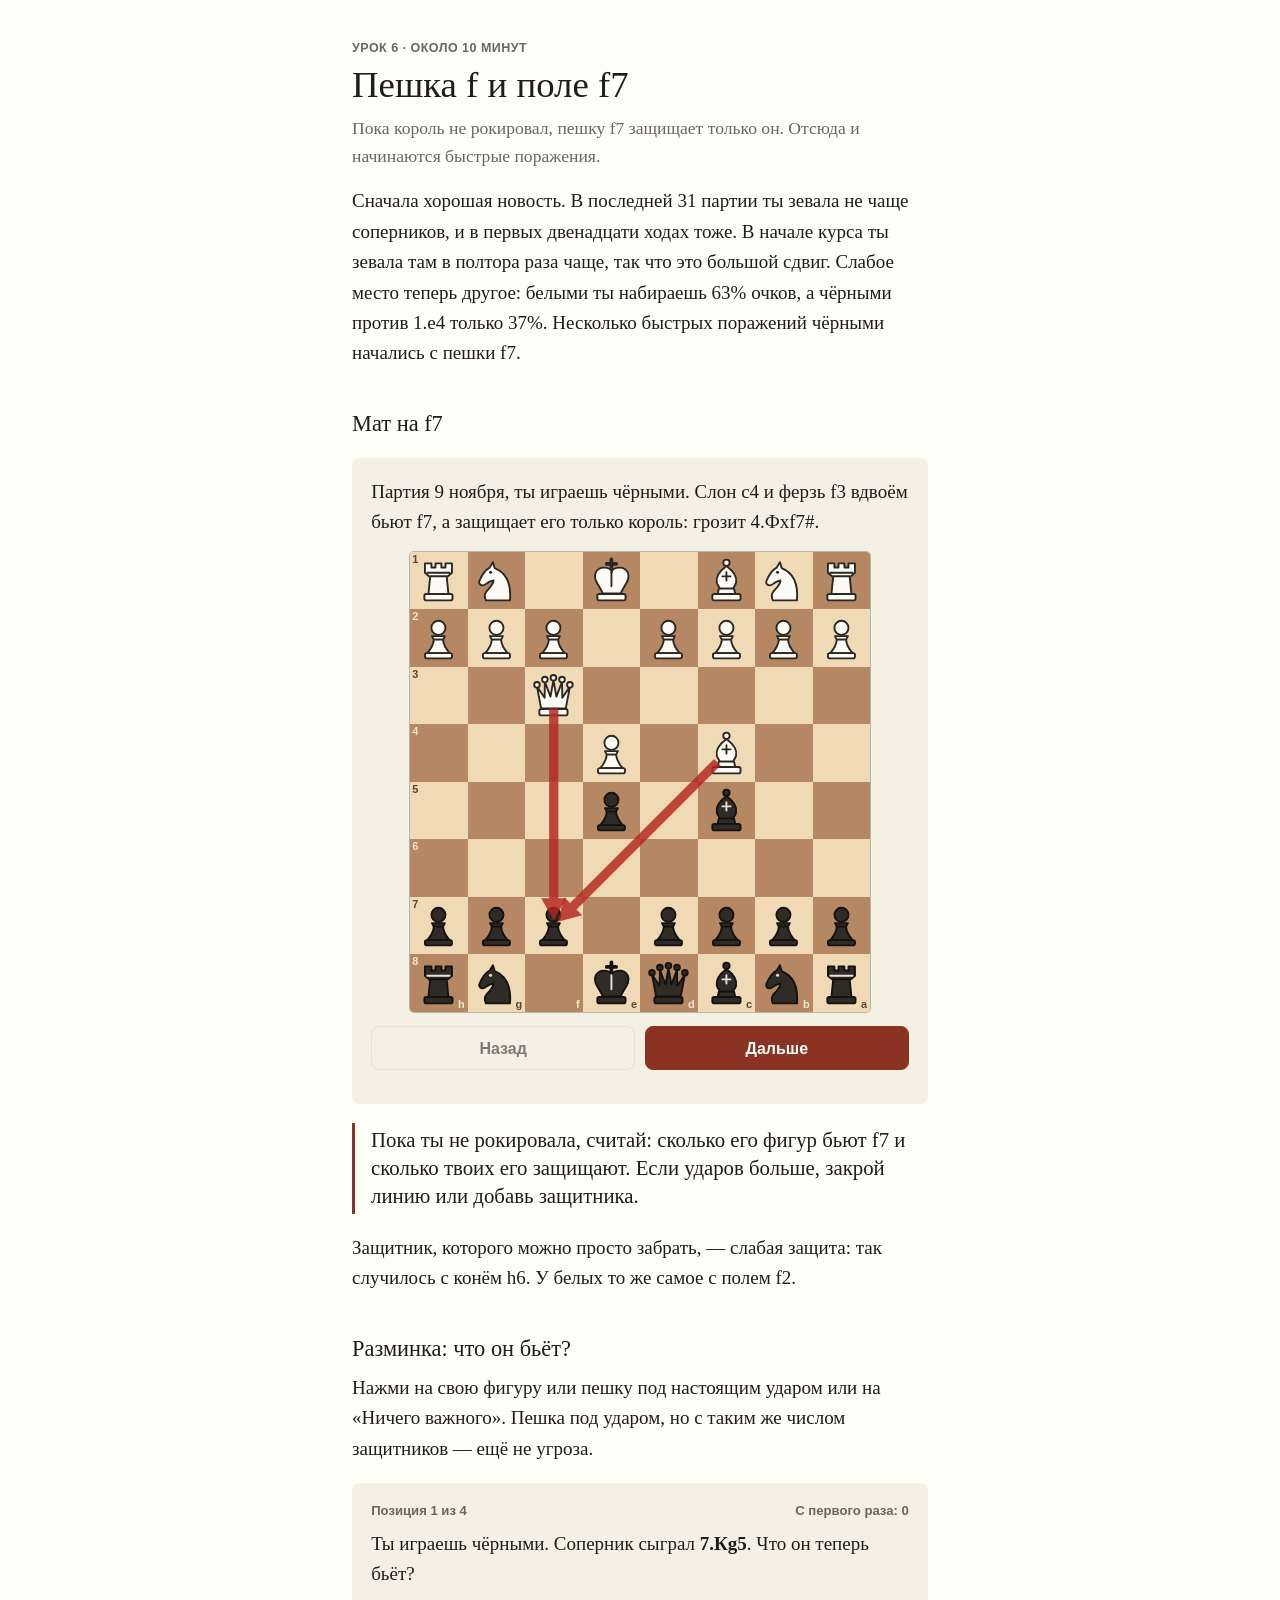
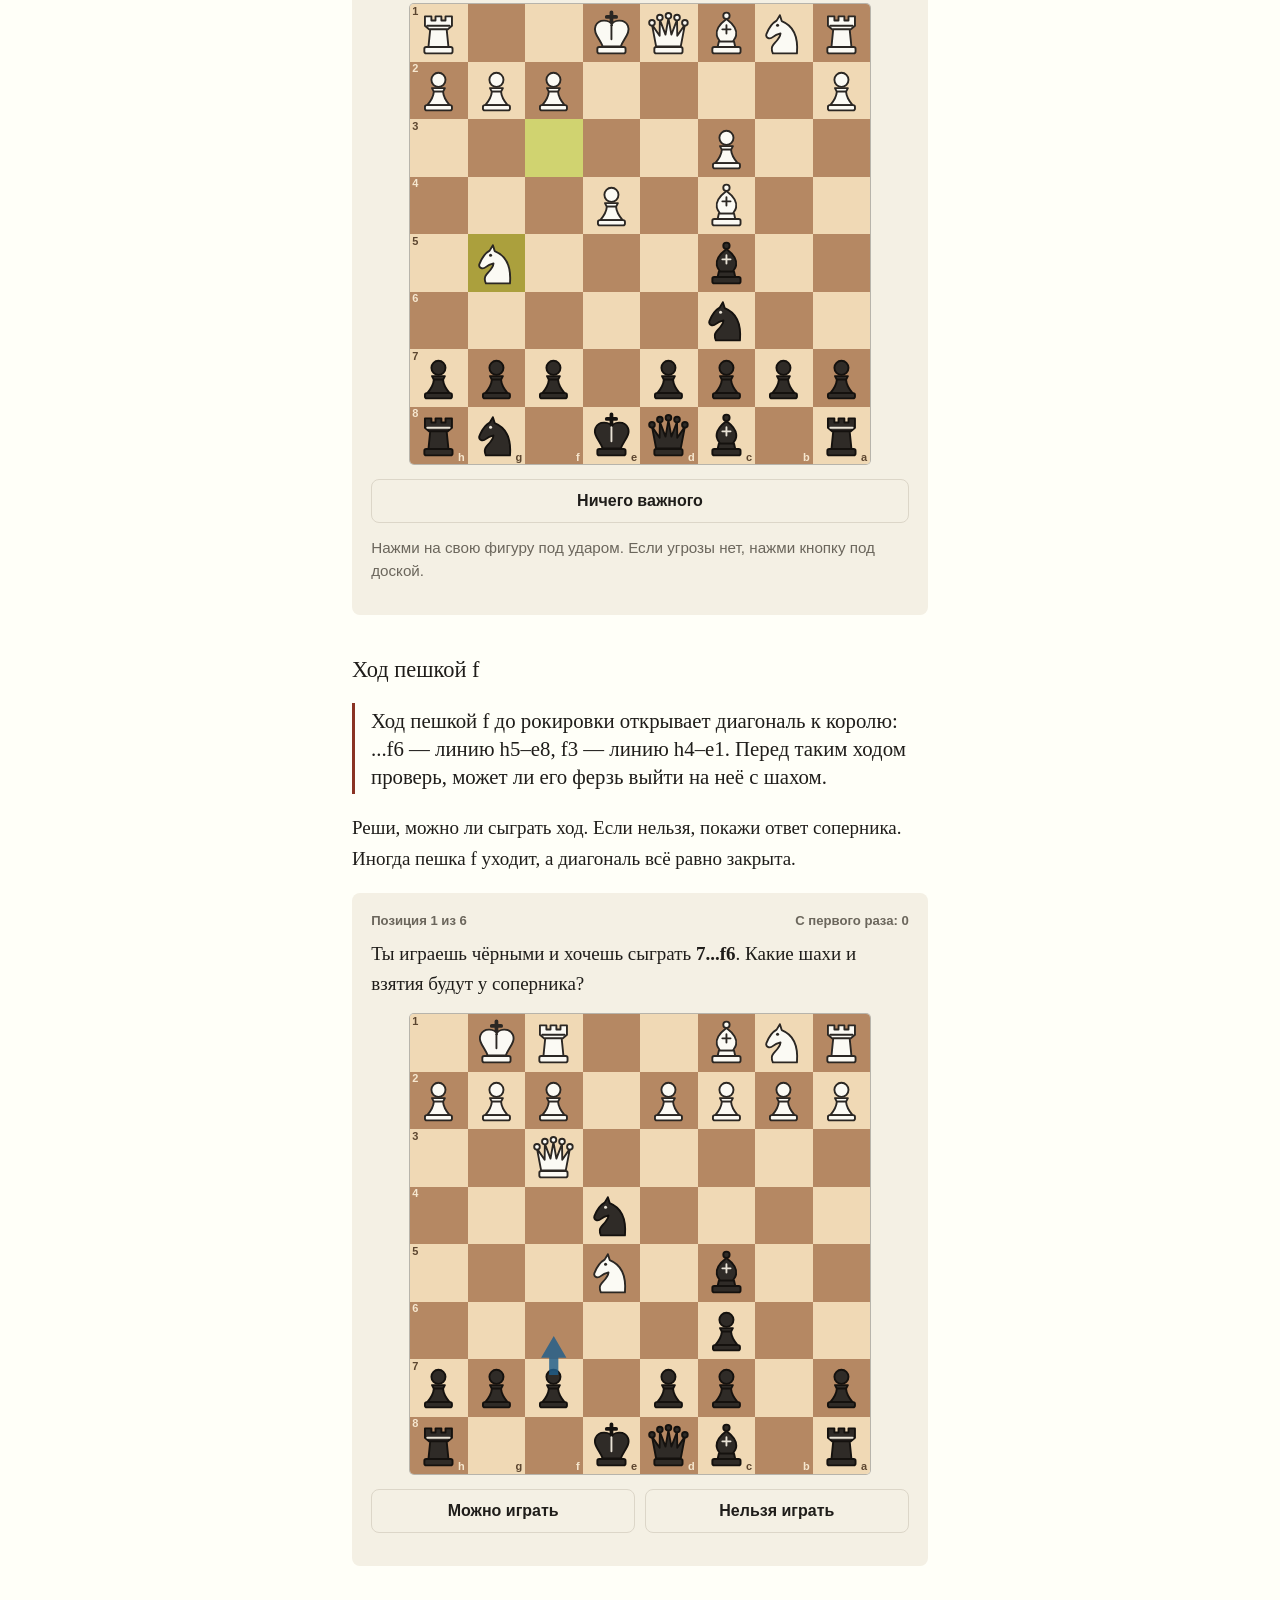
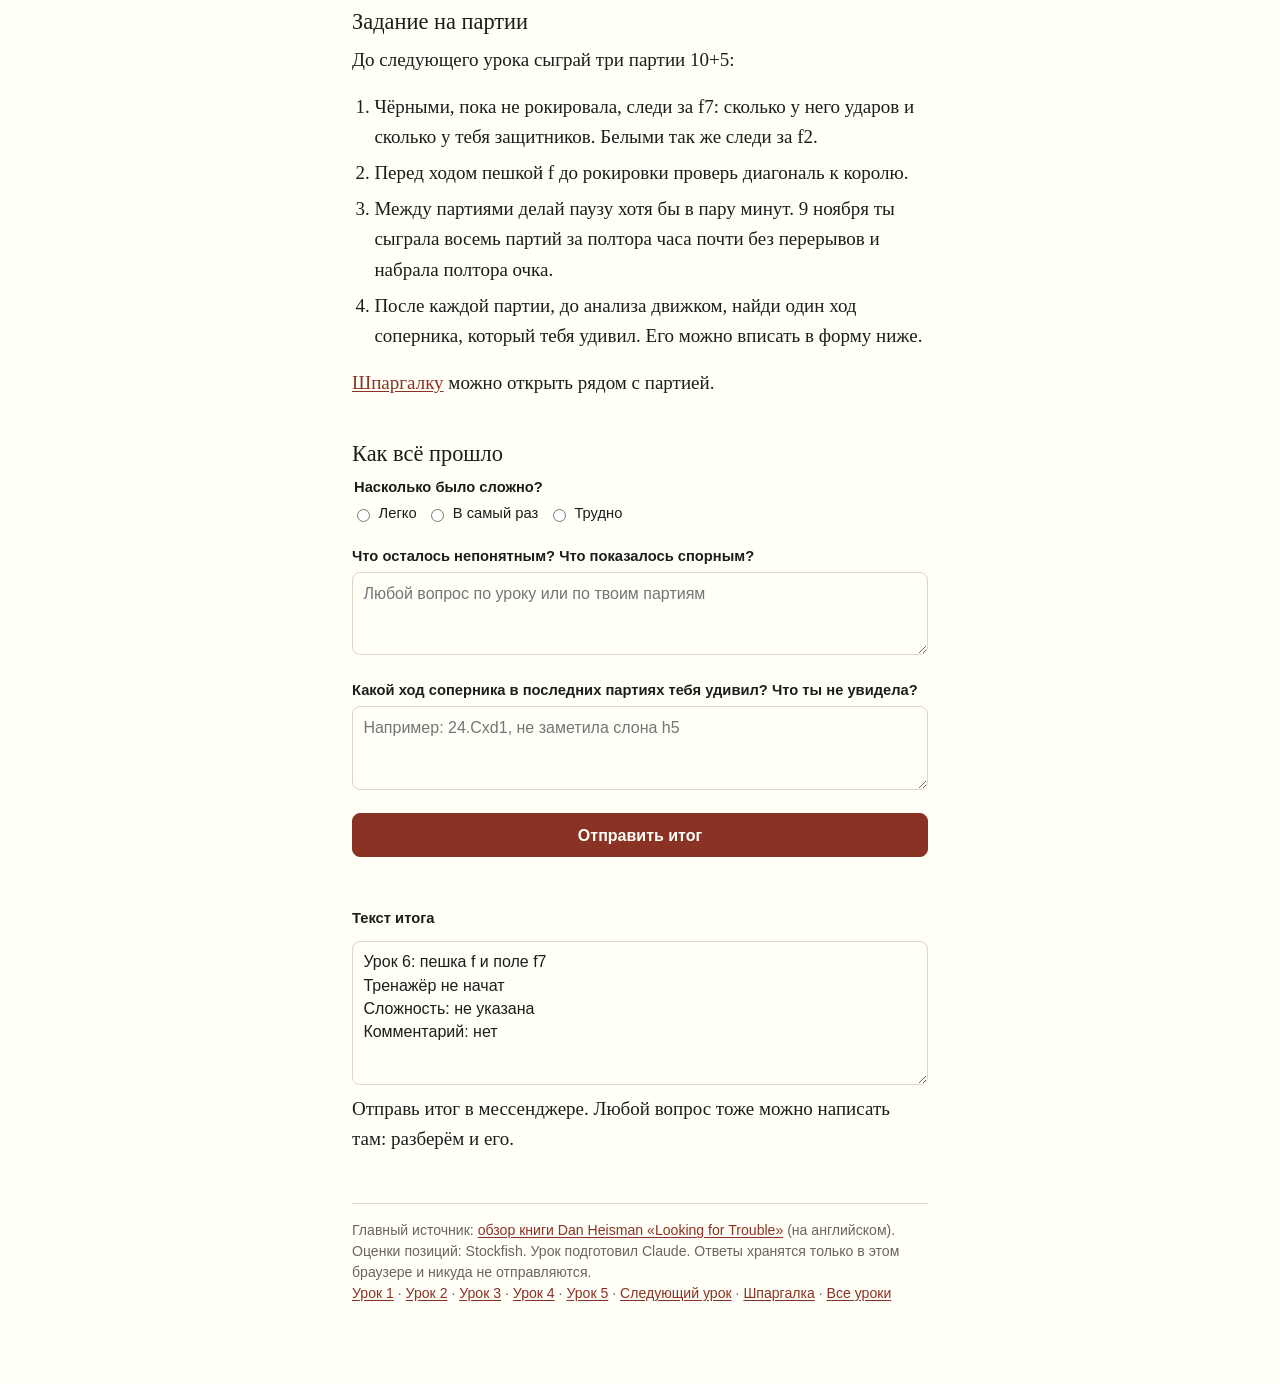
<file: lessons/0006-peshka-f-i-pole-f7.html>
<!doctype html>
<html lang="ru">
<head>
  <meta charset="utf-8">
  <meta name="viewport" content="width=device-width, initial-scale=1">
  <meta name="color-scheme" content="light dark">
  <meta name="robots" content="noindex">
  <link rel="icon" href="data:,">
  <title>Пешка f и поле f7</title>
  <link rel="stylesheet" href="../assets/course.css?v=4">
</head>
<body>
<main>
  <p class="kicker">Урок 6 · около 10 минут</p>
  <h1>Пешка f и поле f7</h1>
  <p class="lead">Пока король не рокировал, пешку f7 защищает только он. Отсюда и начинаются быстрые поражения.</p>

  <p>Сначала хорошая новость. В последней 31 партии ты зевала не чаще соперников, и в первых двенадцати ходах тоже. В начале курса ты зевала там в полтора раза чаще, так что это большой сдвиг. Слабое место теперь другое: белыми ты набираешь 63% очков, а чёрными против 1.e4 только 37%. Несколько быстрых поражений чёрными начались с пешки f7.</p>

  <h2>Мат на f7</h2>
  <div id="example"></div>

  <p class="key">Пока ты не рокировала, считай: сколько его фигур бьют f7 и сколько твоих его защищают. Если ударов больше, закрой линию или добавь защитника.</p>
  <p>Защитник, которого можно просто забрать, — слабая защита: так случилось с конём h6. У белых то же самое с полем f2.</p>

  <h2>Разминка: что он бьёт?</h2>
  <p>Нажми на свою фигуру или пешку под настоящим ударом или на «Ничего важного». Пешка под ударом, но с таким же числом защитников — ещё не угроза.</p>
  <div id="spot"></div>

  <h2>Ход пешкой f</h2>
  <p class="key">Ход пешкой f до рокировки открывает диагональ к королю: ...f6 — линию h5–e8, f3 — линию h4–e1. Перед таким ходом проверь, может ли его ферзь выйти на неё с шахом.</p>
  <p>Реши, можно ли сыграть ход. Если нельзя, покажи ответ соперника. Иногда пешка f уходит, а диагональ всё равно закрыта.</p>
  <div id="safety"></div>

  <h2>Задание на партии</h2>
  <p>До следующего урока сыграй три партии 10+5:</p>
  <ol>
    <li>Чёрными, пока не рокировала, следи за f7: сколько у него ударов и сколько у тебя защитников. Белыми так же следи за f2.</li>
    <li>Перед ходом пешкой f до рокировки проверь диагональ к королю.</li>
    <li>Между партиями делай паузу хотя бы в пару минут. 9 ноября ты сыграла восемь партий за полтора часа почти без перерывов и набрала полтора очка.</li>
    <li>После каждой партии, до анализа движком, найди один ход соперника, который тебя удивил. Его можно вписать в форму ниже.</li>
  </ol>
  <p><a href="../reference/proverka-pered-hodom.html">Шпаргалку</a> можно открыть рядом с партией.</p>

  <h2>Как всё прошло</h2>
  <form class="form" id="result">
    <fieldset>
      <legend>Насколько было сложно?</legend>
      <div class="opts">
        <label><input type="radio" name="difficulty" value="легко"> Легко</label>
        <label><input type="radio" name="difficulty" value="в самый раз"> В самый раз</label>
        <label><input type="radio" name="difficulty" value="трудно"> Трудно</label>
      </div>
    </fieldset>
    <label for="comment">Что осталось непонятным? Что показалось спорным?</label>
    <textarea id="comment" placeholder="Любой вопрос по уроку или по твоим партиям"></textarea>
    <p></p>
    <label for="surprise">Какой ход соперника в последних партиях тебя удивил? Что ты не увидела?</label>
    <textarea id="surprise" data-line="Ход, который удивил" placeholder="Например: 24.Сxd1, не заметила слона h5"></textarea>
    <div class="btn-row">
      <button class="btn primary" type="button" data-send>Отправить итог</button>
    </div>
    <p class="form-status" role="status"></p>
    <label for="summary">Текст итога</label>
    <textarea class="out" id="summary" readonly></textarea>
  </form>
  <p>Отправь итог в мессенджере. Любой вопрос тоже можно написать там: разберём и его.</p>

  <p class="foot">
    Главный источник: <a href="https://forwardchess.com/blog/review-looking-for-trouble-recognizing-and-meeting-threats-in-chess/">обзор книги Dan Heisman «Looking for Trouble»</a> (на английском).<br>
    Оценки позиций: Stockfish. Урок подготовил Claude. Ответы хранятся только в этом браузере и никуда не отправляются.<br>
    <a href="0001-shahi-i-vzyatiya.html">Урок 1</a> · <a href="0002-chto-izmenil-hod.html">Урок 2</a> · <a href="0003-dve-proverki.html">Урок 3</a> · <a href="0004-dalnoboynye-figury.html">Урок 4</a> · <a href="0005-vse-polya-konya.html">Урок 5</a> · <a href="0007-chto-izmenil-ego-hod.html">Следующий урок</a> · <a href="../reference/proverka-pered-hodom.html">Шпаргалка</a> · <a href="../index.html">Все уроки</a>
  </p>
</main>

<script src="../assets/board.js?v=4"></script>
<script src="../assets/trainer.js?v=5"></script>
<script>
  var form = Lesson.ResultForm(document.getElementById('result'), { title: 'Урок 6: пешка f и поле f7' });
  var spotResult = null;
  var safetyResult = null;

  function combine() {
    var parts = [spotResult, safetyResult].filter(Boolean);
    var sum = function (key) { return parts.reduce(function (n, p) { return n + p[key]; }, 0); };
    var join = function (key) { return parts.reduce(function (list, p) { return list.concat(p[key]); }, []); };
    form.setResult({ good: sum('good'), total: sum('total'), planned: 10, missed: join('missed'), detail: join('detail') });
  }

  Lesson.StepBoard(document.getElementById('example'), {
    orientation: 'black',
    steps: [{"fen":"rnbqk1nr/pppp1ppp/8/2b1p3/2B1P3/5Q2/PPPP1PPP/RNB1K1NR b KQkq - 3 3","arrows":[{"from":"c4","to":"f7","kind":"danger"},{"from":"f3","to":"f7","kind":"danger"}],"text":"Партия 9 ноября, ты играешь чёрными. Слон c4 и ферзь f3 вдвоём бьют f7, а защищает его только король: грозит 4.Фxf7#."},{"fen":"rnbqk2r/ppp2ppp/3p3n/2b1p3/2B1P3/3P1Q2/PPP2PPP/RNB1K1NR w KQkq - 0 5","arrows":[{"from":"h6","to":"f7","kind":"plan"},{"from":"c1","to":"h6","kind":"danger"}],"marks":[{"sq":"d3","kind":"last"},{"sq":"d6","kind":"last"}],"text":"В партии было <strong>3...Кh6</strong>: конь встал вторым защитником f7. Но после 4.d3 d6 слон c1 смотрит прямо на него: <strong>5.Сxh6</strong>."},{"fen":"rnbqk2r/ppp2p1p/3p3p/2b1p3/2B1P3/3P1Q2/PPP2PPP/RN2K1NR w KQkq - 0 6","arrows":[{"from":"f3","to":"f7","kind":"danger"},{"from":"c4","to":"f7","kind":"danger"}],"marks":[{"sq":"h6","kind":"last"}],"text":"Защитник исчез, и у f7 снова один король против двух ударов. После <strong>5...gxh6</strong> было <strong>6.Фxf7#</strong>. А если слона не брать, ты остаёшься без коня."},{"fen":"rnbqk1nr/pppp1ppp/8/2b1p3/2B1P3/5Q2/PPPP1PPP/RNB1K1NR b KQkq - 3 3","arrows":[{"from":"g8","to":"f6","kind":"good"},{"from":"d8","to":"e7","kind":"good"}],"text":"Надёжнее было <strong>3...Кf6</strong>: конь закрывает линию ферзя на f7. Подходили и <strong>3...Фe7</strong> или 3...Фf6: ферзь защищает f7."}]
  });

  Lesson.ThreatTrainer(document.getElementById('spot'), {
    spotOnly: true,
    doneNote: 'Это была разминка: ниже ещё шесть позиций.',
    items: [{"side":"black","fen":"r1bqk1nr/pppp1ppp/2n5/2b3N1/2B1P3/2P5/P4PPP/RNBQK2R b KQkq - 2 7","last":{"from":"f3","to":"g5"},"label":"7.Кg5","threats":["f7"],"noneOk":false,"threatArrows":[{"from":"g5","to":"f7"},{"from":"c4","to":"f7"}],"threatNote":"Конь g5 и слон c4 бьют f7, а защищает его только король: грозит 8.Кxf7 с ударом по ферзю и ладье. В партии ты поставила второго защитника, 7...Кh6, и это хороший ход."},{"side":"white","fen":"r1bqk2r/ppp2ppp/2n1P3/1Nbp4/4nB2/8/PPP1PPPP/R2QKBNR w KQkq - 1 7","last":{"from":"f8","to":"c5"},"label":"6...Сc5","threats":["f2"],"noneOk":false,"threatArrows":[{"from":"c5","to":"f2"},{"from":"e4","to":"f2"}],"threatNote":"Слон c5 и конь e4 бьют f2, а защищает его только король: грозит 7...Сxf2#, мат. Проще всего закрыть линию слона: 7.e3. В партии было 7.Кxc7+ Фxc7, и угроза осталась."},{"side":"black","fen":"r1bqk2r/pppp1ppp/2n4n/2b1p1N1/2B1P3/3P4/PPP2PPP/RNBQK2R b KQkq - 0 5","last":{"from":"d2","to":"d3"},"label":"5.d3","threats":["f7"],"noneOk":true,"threatArrows":[{"from":"g5","to":"f7"},{"from":"c4","to":"f7"}],"threatNote":"Конь g5 и слон c4 бьют f7, но защитников тоже два: король и конь h6. Если белые возьмут на f7, они отдадут две фигуры за коня и пешку. Сейчас ничего важного."},{"side":"black","fen":"r2qk2r/ppp2p2/3p1nPp/2b1p3/2BnP1bB/2NP1N2/PPP3PP/R2QK2R b KQkq - 0 10","last":{"from":"f5","to":"g6"},"label":"10.fxg6","threats":["f7"],"noneOk":false,"threatArrows":[{"from":"g6","to":"f7"},{"from":"c4","to":"f7"}],"threatNote":"Пешка g6 и слон c4 бьют f7: грозит 11.gxf7+ или 11.Сxf7+. В партии ты сразу забрала пешку, 10...fxg6, и это единственный хороший ход."}],
    onFinish: function (result) { spotResult = result; combine(); }
  });

  Lesson.SafetyTrainer(document.getElementById('safety'), {
    items: [{"side":"black","label":"7...f6","before":"r1bqk2r/p1pp1ppp/2p5/2b1N3/4n3/5Q2/PPPP1PPP/RNB2RK1 b kq - 1 7","plan":{"from":"f7","to":"f6"},"safe":false,"note":"Ферзь f3 и конь e5 грозили матом на f7. Пешка f6 закрыла линию ферзя и напала на коня, но открыла диагональ h5–e8: 8.Фh5+ g6 9.Кxg6, и на 9...hxg6 пропадает ладья: 10.Фxh8+. Лучше было 7...Кg5: конь нападает на ферзя и сам защищает f7.","after":"r1bqk2r/p1pp2pp/2p2p2/2b1N3/4n3/5Q2/PPPP1PPP/RNB2RK1 w kq - 0 8","reply":{"from":"f3","to":"h5"},"near":[{"from":"f3","to":"e4","text":"Ферзь заберёт коня e4, но есть ход сильнее, с шахом. Проверь диагональ h5–e8."}]},{"side":"white","label":"8.f3","before":"rn1qkb1r/1p3ppp/p2p1n2/2pP1b2/2P1pB2/2N3P1/PP2PPBP/R2QK1NR w KQkq - 2 8","plan":{"from":"f2","to":"f3"},"safe":true,"note":"Пешка f ушла, но диагональ h4–e1 закрыта пешкой g3, а ферзю d8 на неё и не выйти: мешает конь f6. Ход безопасен, и пешка f3 нападает на e4."},{"side":"white","label":"7.f3","before":"rnb1kb1r/ppp2p1p/3p1qp1/3Pp3/2P1n3/1P6/PB3PPP/RN1QKBNR w KQkq - 1 7","plan":{"from":"f2","to":"f3"},"safe":false,"note":"Ферзь f6 и конь e4 грозили матом на f2. Ход 7.f3 закрыл линию ферзя, но открыл диагональ h4–e1: 7...Фh4+ 8.g3 Кxg3, и под ударом ладья h1. Лучше было 7.Кf3: конь закрывает линию f, а пешка f2 остаётся на месте.","after":"rnb1kb1r/ppp2p1p/3p1qp1/3Pp3/2P1n3/1P3P2/PB4PP/RN1QKBNR b KQkq - 0 7","reply":{"from":"f6","to":"h4"},"near":[{"from":"f6","to":"f3","text":"Пешку f3 защищает пешка g2. Проверь диагональ h4–e1."},{"from":"e4","to":"g3","text":"Конь нападает на ладью h1, но его заберёт пешка h2. Есть ход сильнее, с шахом."}]},{"side":"black","label":"6...f6","before":"r1bqkbnr/p1p2ppp/2p5/4p3/3p4/1P3NP1/PBPPPP1P/RN1QK2R b KQkq - 1 6","plan":{"from":"f7","to":"f6"},"safe":true,"note":"Диагональ h5–e8 открылась, но ферзю d1 на неё не выйти: путь закрывают пешка e2 и конь f3. Зато пешка f6 защитила e5. Ход безопасен."},{"side":"white","label":"12.Лb1","before":"rnbq1rk1/bp3ppp/2p1pn2/3p4/N2P1B2/P2BP3/2P2PPP/R2QK1NR w KQ - 2 12","plan":{"from":"a1","to":"b1"},"safe":false,"note":"Король e1 ещё не рокировал, а диагональ a5–e1 открыта: 12...Фa5+ даёт шах и бьёт коня a4. Это правило из третьего урока. Лучше было 12.c3: пешка закрывает диагональ.","after":"rnbq1rk1/bp3ppp/2p1pn2/3p4/N2P1B2/P2BP3/2P2PPP/1R1QK1NR b K - 3 12","reply":{"from":"d8","to":"a5"}},{"side":"black","label":"8...f6","before":"r2qkb1r/ppp1nppp/2n1p3/3pNb2/Q2P1B2/N1P1P3/PP3PPP/R3KB1R b KQkq - 4 8","plan":{"from":"f7","to":"f6"},"safe":true,"note":"Ферзю a4 не выйти на диагональ h5–e8 одним ходом, а прыжок 9.Кf7 на ферзя и ладью не страшен: поле f7 защищает король. Эту позицию ты видела в пятом уроке."}],
    onFinish: function (result) { safetyResult = result; combine(); }
  });
</script>
</body>
</html>
</file>
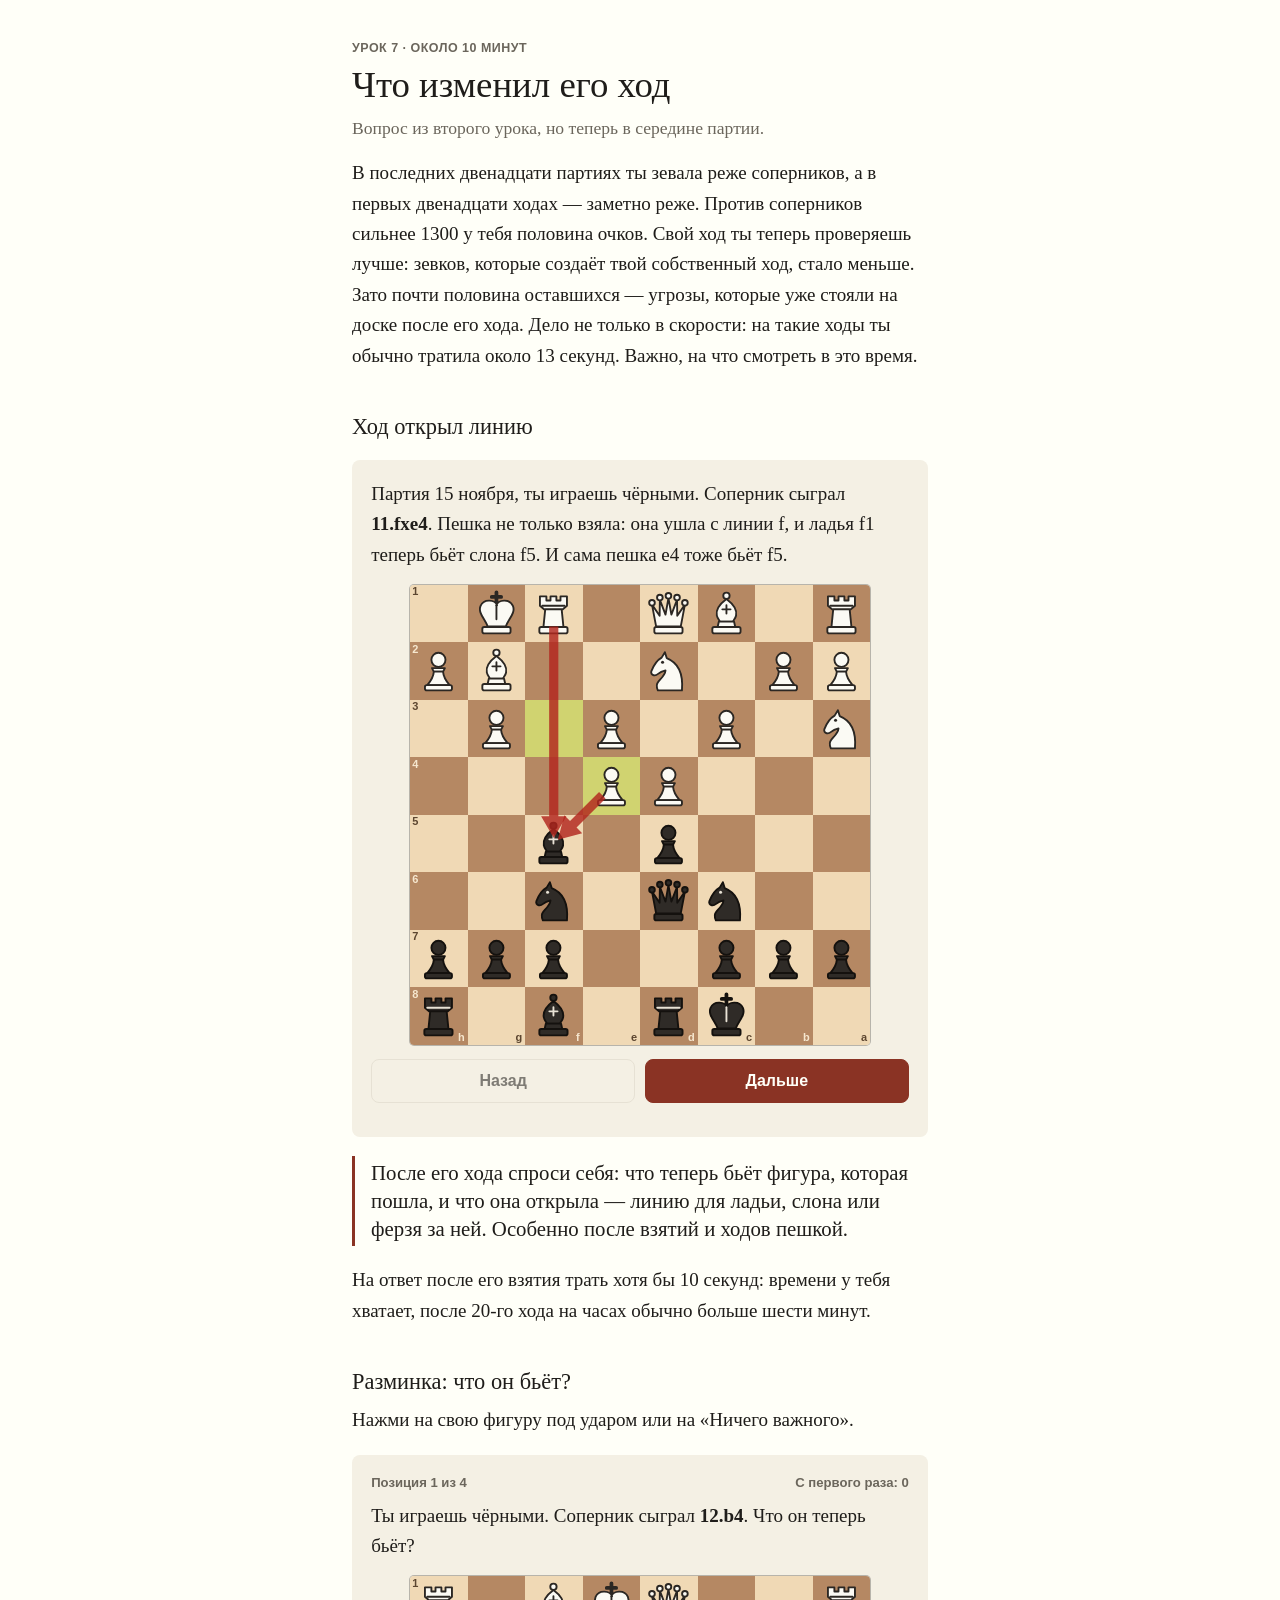
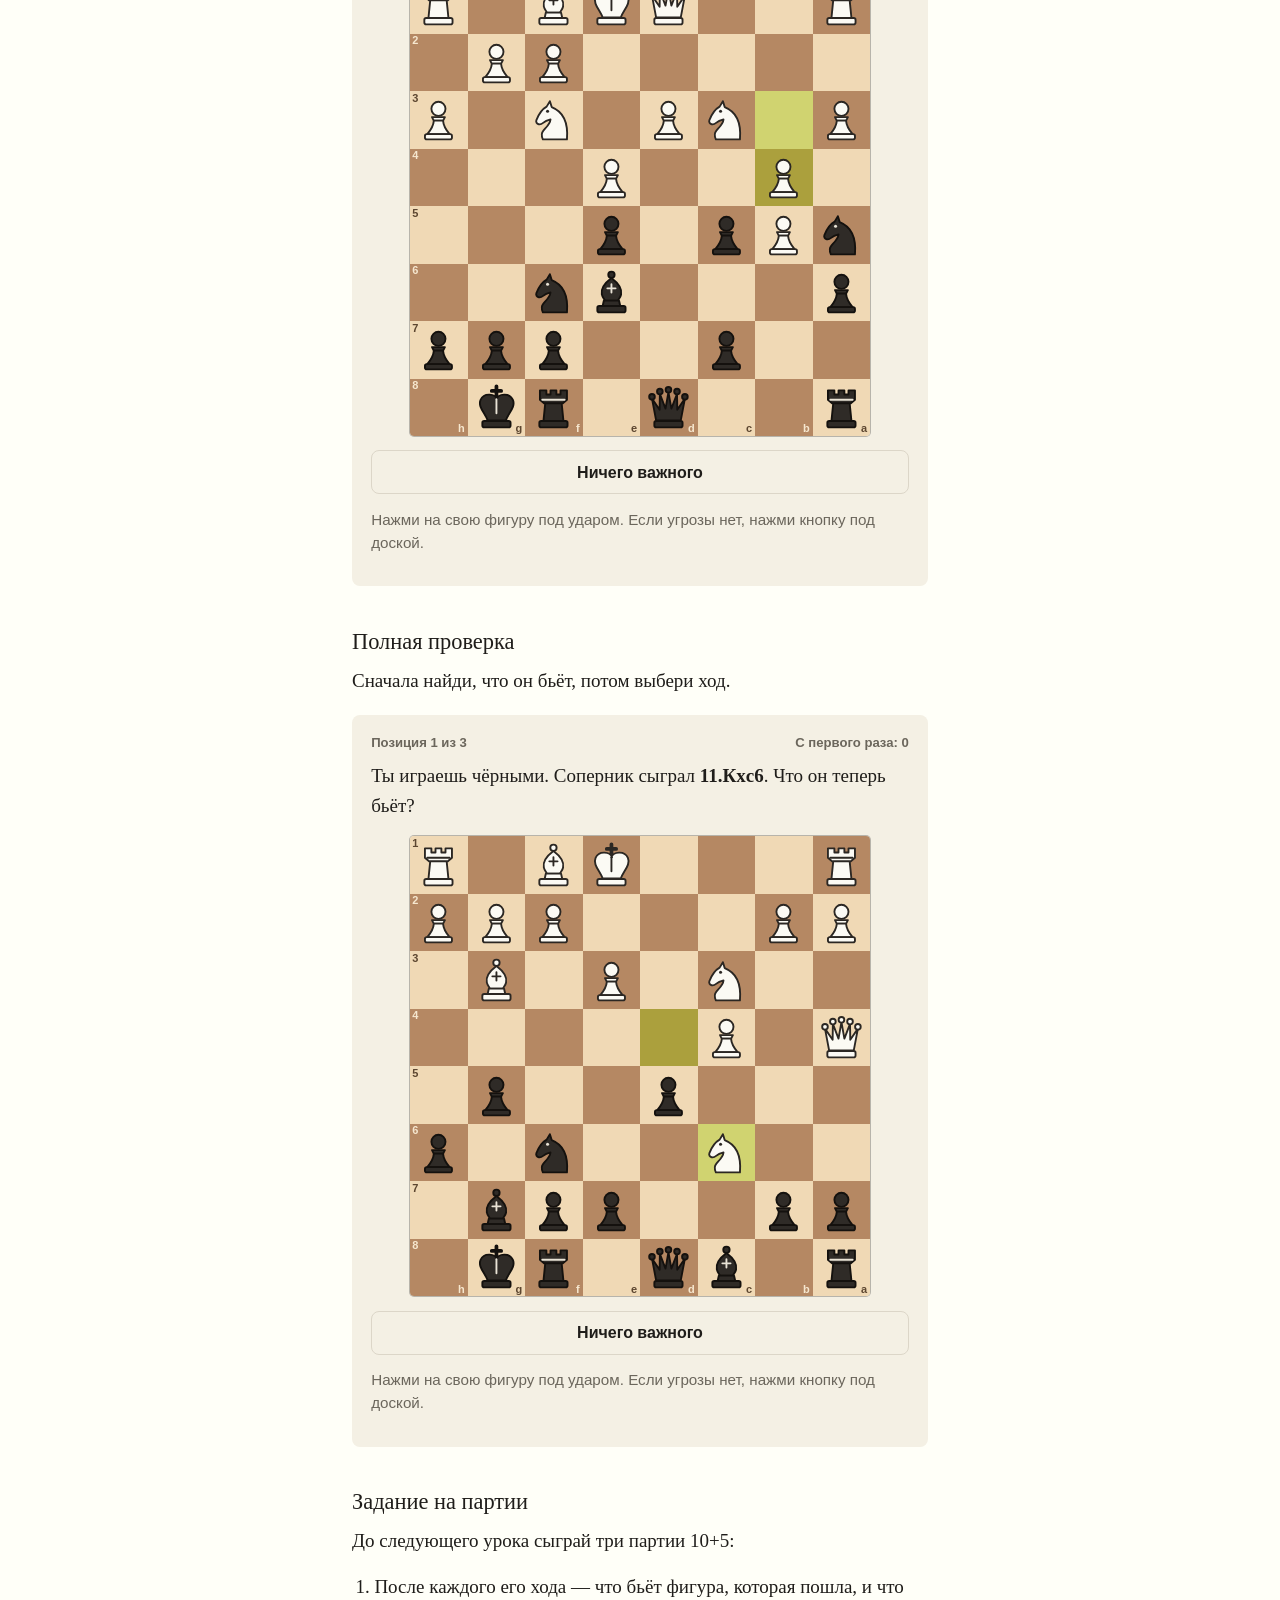
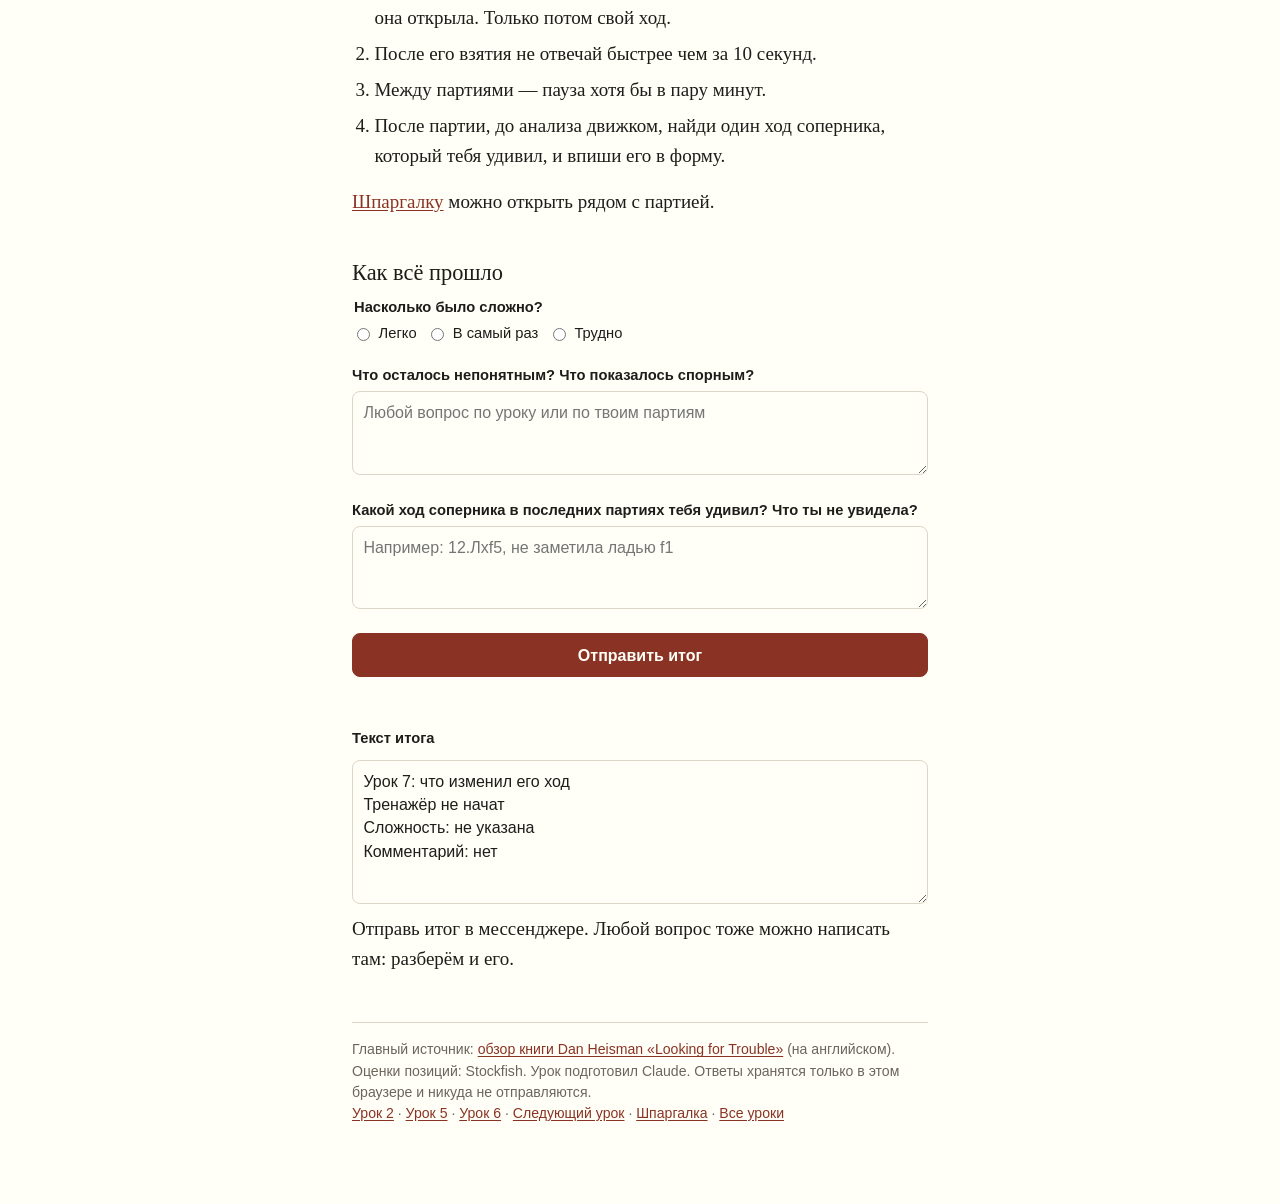
<file: lessons/0007-chto-izmenil-ego-hod.html>
<!doctype html>
<html lang="ru">
<head>
  <meta charset="utf-8">
  <meta name="viewport" content="width=device-width, initial-scale=1">
  <meta name="color-scheme" content="light dark">
  <meta name="robots" content="noindex">
  <link rel="icon" href="data:,">
  <title>Что изменил его ход</title>
  <link rel="stylesheet" href="../assets/course.css?v=4">
</head>
<body>
<main>
  <p class="kicker">Урок 7 · около 10 минут</p>
  <h1>Что изменил его ход</h1>
  <p class="lead">Вопрос из второго урока, но теперь в середине партии.</p>

  <p>В последних двенадцати партиях ты зевала реже соперников, а в первых двенадцати ходах — заметно реже. Против соперников сильнее 1300 у тебя половина очков. Свой ход ты теперь проверяешь лучше: зевков, которые создаёт твой собственный ход, стало меньше. Зато почти половина оставшихся — угрозы, которые уже стояли на доске после его хода. Дело не только в скорости: на такие ходы ты обычно тратила около 13 секунд. Важно, на что смотреть в это время.</p>

  <h2>Ход открыл линию</h2>
  <div id="example"></div>

  <p class="key">После его хода спроси себя: что теперь бьёт фигура, которая пошла, и что она открыла — линию для ладьи, слона или ферзя за ней. Особенно после взятий и ходов пешкой.</p>
  <p>На ответ после его взятия трать хотя бы 10 секунд: времени у тебя хватает, после 20-го хода на часах обычно больше шести минут.</p>

  <h2>Разминка: что он бьёт?</h2>
  <p>Нажми на свою фигуру под ударом или на «Ничего важного».</p>
  <div id="spot"></div>

  <h2>Полная проверка</h2>
  <p>Сначала найди, что он бьёт, потом выбери ход.</p>
  <div id="full"></div>

  <h2>Задание на партии</h2>
  <p>До следующего урока сыграй три партии 10+5:</p>
  <ol>
    <li>После каждого его хода — что бьёт фигура, которая пошла, и что она открыла. Только потом свой ход.</li>
    <li>После его взятия не отвечай быстрее чем за 10 секунд.</li>
    <li>Между партиями — пауза хотя бы в пару минут.</li>
    <li>После партии, до анализа движком, найди один ход соперника, который тебя удивил, и впиши его в форму.</li>
  </ol>
  <p><a href="../reference/proverka-pered-hodom.html">Шпаргалку</a> можно открыть рядом с партией.</p>

  <h2>Как всё прошло</h2>
  <form class="form" id="result">
    <fieldset>
      <legend>Насколько было сложно?</legend>
      <div class="opts">
        <label><input type="radio" name="difficulty" value="легко"> Легко</label>
        <label><input type="radio" name="difficulty" value="в самый раз"> В самый раз</label>
        <label><input type="radio" name="difficulty" value="трудно"> Трудно</label>
      </div>
    </fieldset>
    <label for="comment">Что осталось непонятным? Что показалось спорным?</label>
    <textarea id="comment" placeholder="Любой вопрос по уроку или по твоим партиям"></textarea>
    <p></p>
    <label for="surprise">Какой ход соперника в последних партиях тебя удивил? Что ты не увидела?</label>
    <textarea id="surprise" data-line="Ход, который удивил" placeholder="Например: 12.Лxf5, не заметила ладью f1"></textarea>
    <div class="btn-row">
      <button class="btn primary" type="button" data-send>Отправить итог</button>
    </div>
    <p class="form-status" role="status"></p>
    <label for="summary">Текст итога</label>
    <textarea class="out" id="summary" readonly></textarea>
  </form>
  <p>Отправь итог в мессенджере. Любой вопрос тоже можно написать там: разберём и его.</p>

  <p class="foot">
    Главный источник: <a href="https://forwardchess.com/blog/review-looking-for-trouble-recognizing-and-meeting-threats-in-chess/">обзор книги Dan Heisman «Looking for Trouble»</a> (на английском).<br>
    Оценки позиций: Stockfish. Урок подготовил Claude. Ответы хранятся только в этом браузере и никуда не отправляются.<br>
    <a href="0002-chto-izmenil-hod.html">Урок 2</a> · <a href="0005-vse-polya-konya.html">Урок 5</a> · <a href="0006-peshka-f-i-pole-f7.html">Урок 6</a> · <a href="0008-udar-za-figuroy.html">Следующий урок</a> · <a href="../reference/proverka-pered-hodom.html">Шпаргалка</a> · <a href="../index.html">Все уроки</a>
  </p>
</main>

<script src="../assets/board.js?v=4"></script>
<script src="../assets/trainer.js?v=5"></script>
<script>
  var form = Lesson.ResultForm(document.getElementById('result'), { title: 'Урок 7: что изменил его ход' });
  var spotResult = null;
  var fullResult = null;

  function combine() {
    var parts = [spotResult, fullResult].filter(Boolean);
    var sum = function (key) { return parts.reduce(function (n, p) { return n + p[key]; }, 0); };
    var join = function (key) { return parts.reduce(function (list, p) { return list.concat(p[key]); }, []); };
    form.setResult({ good: sum('good'), total: sum('total'), planned: 7, missed: join('missed'), detail: join('detail') });
  }

  Lesson.StepBoard(document.getElementById('example'), {
    orientation: 'black',
    steps: [{"fen":"2kr1b1r/ppp2ppp/2nq1n2/3p1b2/3PP3/N1P1P1P1/PP1N2BP/R1BQ1RK1 b - - 0 11","marks":[{"sq":"f3","kind":"last"},{"sq":"e4","kind":"last"}],"arrows":[{"from":"f1","to":"f5","kind":"danger"},{"from":"e4","to":"f5","kind":"danger"}],"text":"Партия 15 ноября, ты играешь чёрными. Соперник сыграл <strong>11.fxe4</strong>. Пешка не только взяла: она ушла с линии f, и ладья f1 теперь бьёт слона f5. И сама пешка e4 тоже бьёт f5."},{"fen":"2kr1b1r/ppp2ppp/2nq1n2/5b2/3Pp3/N1P1P1P1/PP1N2BP/R1BQ1RK1 w - - 0 12","marks":[{"sq":"d5","kind":"last"},{"sq":"e4","kind":"last"}],"arrows":[{"from":"f1","to":"f5","kind":"danger"}],"text":"В партии было <strong>11...dxe4</strong>, за 5 секунд: ты забрала пешку и не заметила ладью. <strong>12.Лxf5</strong>, и слон пропал."},{"fen":"2kr1b1r/ppp2ppp/2nq1n2/3p1b2/3PP3/N1P1P1P1/PP1N2BP/R1BQ1RK1 b - - 0 11","arrows":[{"from":"f5","to":"e4","kind":"good"}],"text":"Нужно было <strong>11...Сxe4</strong>: слон уходит из-под двух ударов и сам забирает пешку."}]
  });

  Lesson.ThreatTrainer(document.getElementById('spot'), {
    spotOnly: true,
    doneNote: 'Это была разминка: ниже ещё три позиции полной проверки.',
    items: [{"side":"black","fen":"r2q1rk1/2p2ppp/p3bn2/nPp1p3/1P2P3/P1NP1N1P/5PP1/R2QKB1R b KQ - 0 12","last":{"from":"b3","to":"b4"},"label":"12.b4","threats":["a5"],"noneOk":false,"threatArrows":[{"from":"b4","to":"a5"}],"threatNote":"Пешка b4 бьёт коня a5, коню нужно уходить: 12...Кb3. В партии было 12...c4, и после 13.bxa5 конь пропал. Пешка b4 бьёт и c5, но главная цель — конь."},{"side":"white","fen":"rnb1k1nr/pp1p1ppp/4p3/q1p1P3/1b1P4/1RNB1N2/P1PB1PPP/3QK2R w Kkq - 0 10","last":{"from":"c6","to":"c5"},"label":"9...c5","threats":["d4"],"noneOk":false,"threatArrows":[{"from":"c5","to":"d4"}],"threatNote":"Пешка c5 бьёт пешку d4. Подходили 10.Лxb4, 10.dxc5 или 10.0-0. В партии было 10.Сc4: пешку соперник не забрал, но большая часть перевеса ушла."},{"side":"white","fen":"2r2rk1/pq3pp1/b7/3P4/1pP4R/4PQ2/6PP/2R3K1 w - - 2 30","last":{"from":"h7","to":"g8"},"label":"29...Крg8","threats":["c4","d5"],"noneOk":true,"threatArrows":[{"from":"a6","to":"c4"},{"from":"c8","to":"c4"},{"from":"b7","to":"d5"}],"threatNote":"Король ушёл с h7 на g8 и сам ничего не бьёт. Пешку c4 бьют слон a6 и ладья c8, но защитников тоже двое, ладьи c1 и h4, и взятие чёрным невыгодно. Пешку d5 бьёт ферзь b7, но её защищают ферзь f3 и пешка c4. Поэтому верно и «Ничего важного», и c4, и d5. В партии ты за 3 секунды сыграла 30.Фh5, а сильнее было 30.Фh3 с большим перевесом."},{"side":"white","fen":"3B2k1/5pbp/2r1p1p1/1p4P1/1P3P2/P2p3P/2r1NK2/2R2R2 w - - 0 32","last":{"from":"d4","to":"d3"},"label":"31...d3","threats":["e2"],"noneOk":false,"threatArrows":[{"from":"d3","to":"e2"},{"from":"c2","to":"e2"}],"threatNote":"Пешка d3 и ладья c2 бьют коня e2, а уйти он не может: ладья связала его с королём f2. В партии было 32.Сf6, и после 32...Лxe2+ конь пропал. Меньше всего теряло 32.Лxc2."}],
    onFinish: function (result) { spotResult = result; combine(); }
  });

  Lesson.ThreatTrainer(document.getElementById('full'), {
    items: [{"side":"black","fen":"r1bq1rk1/pp2ppb1/2N2n1p/3p2p1/Q1P5/2N1P1B1/PP3PPP/R3KB1R b KQ - 0 11","last":{"from":"d4","to":"c6"},"label":"11.Кxc6","threats":["d8"],"noneOk":false,"threatArrows":[{"from":"c6","to":"d8"}],"threatNote":"Конь c6 бьёт ферзя d8.","moves":{"b7c6":{"ok":true,"san":"11...bxc6","reply":{"from":"g3","to":"e5","san":"12.Сe5"}},"d8e8":{"ok":false,"san":"11...Фe8","reply":{"from":"c6","to":"d4","san":"12.Кd4"}},"d8d7":{"ok":false,"san":"11...Фd7","reply":{"from":"c6","to":"d4","san":"12.Кd4"}},"c8d7":{"ok":false,"san":"11...Сd7","reply":{"from":"c6","to":"d8","san":"12.Кxd8"}},"d8b6":{"ok":false,"san":"11...Фb6","reply":{"from":"c6","to":"e7","san":"12.Кxe7+"}},"d5d4":{"ok":false,"san":"11...d4","reply":{"from":"c6","to":"d4","san":"12.Кxd4"}},"b7b5":{"ok":false,"san":"11...b5","reply":{"from":"c4","to":"b5","san":"12.cxb5"}},"f6e4":{"ok":false,"san":"11...Кe4","reply":{"from":"c6","to":"d8","san":"12.Кxd8"}},"c8e6":{"ok":false,"san":"11...Сe6","reply":{"from":"c6","to":"d8","san":"12.Кxd8"}},"c8f5":{"ok":false,"san":"11...Сf5","reply":{"from":"c6","to":"d8","san":"12.Кxd8"}},"e7e5":{"ok":false,"san":"11...e5","reply":{"from":"c6","to":"d8","san":"12.Кxd8"}},"a7a6":{"ok":false,"san":"11...a6","reply":{"from":"c6","to":"d8","san":"12.Кxd8"}},"d5c4":{"ok":false,"san":"11...dxc4","reply":{"from":"c6","to":"d8","san":"12.Кxd8"}},"c8g4":{"ok":false,"san":"11...Сg4","reply":{"from":"c6","to":"d8","san":"12.Кxd8"}},"f6h5":{"ok":false,"san":"11...Кh5","reply":{"from":"c6","to":"d8","san":"12.Кxd8"}},"a8b8":{"ok":false,"san":"11...Лb8","reply":{"from":"c6","to":"d8","san":"12.Кxd8"}},"a7a5":{"ok":false,"san":"11...a5","reply":{"from":"c6","to":"d8","san":"12.Кxd8"}},"h6h5":{"ok":false,"san":"11...h5","reply":{"from":"c6","to":"d8","san":"12.Кxd8"}},"b7b6":{"ok":false,"san":"11...b6","reply":{"from":"c6","to":"d8","san":"12.Кxd8"}},"e7e6":{"ok":false,"san":"11...e6","reply":{"from":"c6","to":"d8","san":"12.Кxd8"}},"d8c7":{"ok":false,"san":"11...Фc7","reply":{"from":"g3","to":"c7","san":"12.Сxc7"}},"g5g4":{"ok":false,"san":"11...g4","reply":{"from":"c6","to":"d8","san":"12.Кxd8"}},"g7h8":{"ok":false,"san":"11...Сh8","reply":{"from":"c6","to":"d8","san":"12.Кxd8"}},"f6d7":{"ok":false,"san":"11...Кd7","reply":{"from":"c6","to":"d8","san":"12.Кxd8"}},"c8h3":{"ok":false,"san":"11...Сh3","reply":{"from":"c6","to":"d8","san":"12.Кxd8"}},"d8d6":{"ok":false,"san":"11...Фd6","reply":{"from":"g3","to":"d6","san":"12.Сxd6"}},"f8e8":{"ok":false,"san":"11...Лe8","reply":{"from":"c6","to":"d8","san":"12.Кxd8"}},"g8h8":{"ok":false,"san":"11...Крh8","reply":{"from":"c6","to":"d8","san":"12.Кxd8"}},"f6h7":{"ok":false,"san":"11...Кh7","reply":{"from":"c6","to":"d8","san":"12.Кxd8"}},"f6g4":{"ok":false,"san":"11...Кg4","reply":{"from":"c6","to":"d8","san":"12.Кxd8"}},"d8a5":{"ok":false,"san":"11...Фa5","reply":{"from":"c6","to":"a5","san":"12.Кxa5"}},"g8h7":{"ok":false,"san":"11...Крh7","reply":{"from":"c6","to":"d8","san":"12.Кxd8"}},"f6e8":{"ok":false,"san":"11...Кe8","reply":{"from":"c6","to":"d8","san":"12.Кxd8"}}},"best":"b7c6","note":"Проще всего забрать коня: 11...bxc6. В партии было 11...Сd7, с нападением на ферзя a4. Но после 12.Кxd8 Сxa4 13.Кxb7 ферзи разменяны, а ты без коня и пешки. Соперник так не сыграл, в партии было 12.cxd5."},{"side":"black","fen":"r4rk1/2p2ppp/1pN2n2/p2N3b/4P3/3RP2P/PPP3P1/R5K1 b - - 2 15","last":{"from":"c3","to":"d5"},"label":"15.Кd5","threats":["c7"],"noneOk":false,"threatArrows":[{"from":"d5","to":"c7"},{"from":"d5","to":"f6"}],"threatNote":"Конь d5 бьёт пешку c7, а с c7 он нападёт на ладью a8. Конь f6 тоже под ударом, но его защищает пешка g7.","moves":{"f6d5":{"ok":true,"san":"15...Кxd5","reply":{"from":"e4","to":"d5","san":"16.exd5"}},"a8e8":{"ok":false,"san":"15...Лae8","reply":{"from":"d5","to":"e7","san":"16.Кde7+"}},"g8h8":{"ok":false,"san":"15...Крh8","reply":{"from":"d5","to":"f4","san":"16.Кf4"}},"h5e2":{"ok":false,"san":"15...Сe2","reply":{"from":"d5","to":"f6","san":"16.Кxf6+"}},"h5g6":{"ok":false,"san":"15...Сg6","reply":{"from":"d5","to":"c7","san":"16.Кxc7"}},"f6e8":{"ok":false,"san":"15...Кe8","reply":{"from":"c6","to":"e7","san":"16.Кce7+"}},"h7h6":{"ok":false,"san":"15...h6","reply":{"from":"d5","to":"c7","san":"16.Кxc7"}},"f6e4":{"ok":false,"san":"15...Кxe4","reply":{"from":"d5","to":"c7","san":"16.Кxc7"}},"f8c8":{"ok":false,"san":"15...Лfc8","reply":{"from":"d5","to":"e7","san":"16.Кde7+"}},"a8b8":{"ok":false,"san":"15...Лab8","reply":{"from":"d5","to":"e7","san":"16.Кde7+"}},"a5a4":{"ok":false,"san":"15...a4","reply":{"from":"d5","to":"c7","san":"16.Кxc7"}},"f8e8":{"ok":false,"san":"15...Лfe8","reply":{"from":"d5","to":"c7","san":"16.Кxc7"}},"f8b8":{"ok":false,"san":"15...Лfb8","reply":{"from":"d5","to":"c7","san":"16.Кxc7"}},"a8c8":{"ok":false,"san":"15...Лac8","reply":{"from":"d5","to":"e7","san":"16.Кde7+"}},"b6b5":{"ok":false,"san":"15...b5","reply":{"from":"d5","to":"c7","san":"16.Кxc7"}},"h5g4":{"ok":false,"san":"15...Сg4","reply":{"from":"d5","to":"f6","san":"16.Кxf6+"}},"f6g4":{"ok":false,"san":"15...Кg4","reply":{"from":"h3","to":"g4","san":"16.hxg4"}},"h5d1":{"ok":false,"san":"15...Сd1","reply":{"from":"d5","to":"f6","san":"16.Кxf6+"}},"f6d7":{"ok":false,"san":"15...Кd7","reply":{"from":"d5","to":"e7","san":"16.Кde7+"}},"a8a6":{"ok":false,"san":"15...Лa6","reply":{"from":"d5","to":"c7","san":"16.Кxc7"}},"h5f3":{"ok":false,"san":"15...Сf3","reply":{"from":"g2","to":"f3","san":"16.gxf3"}},"g7g6":{"ok":false,"san":"15...g6","reply":{"from":"d5","to":"f6","san":"16.Кxf6+"}},"f8d8":{"ok":false,"san":"15...Лfd8","reply":{"from":"c6","to":"d8","san":"16.Кxd8"}},"a8a7":{"ok":false,"san":"15...Лa7","reply":{"from":"c6","to":"a7","san":"16.Кxa7"}},"a8d8":{"ok":false,"san":"15...Лad8","reply":{"from":"d5","to":"e7","san":"16.Кde7+"}},"g7g5":{"ok":false,"san":"15...g5","reply":{"from":"d5","to":"f6","san":"16.Кxf6+"}}},"best":"f6d5","note":"Лучше всего забрать коня: 15...Кxd5. В партии было 15...Кxe4. Соперник мог сыграть 16.Кxc7 и напасть на ладью a8, но выбрал 16.Кde7+."},{"side":"black","fen":"r1bk3r/p1pp3p/2p5/2b5/3q4/3PB3/PPP2PPP/RN2R1K1 b - - 2 13","last":{"from":"c1","to":"e3"},"label":"13.Сe3","threats":["d4"],"noneOk":false,"threatArrows":[{"from":"e3","to":"d4"},{"from":"e3","to":"g5"}],"threatNote":"Слон e3 бьёт ферзя d4. И ещё одно: с поля g5 он даст шах королю d8.","moves":{"d4d5":{"ok":true,"san":"13...Фd5","reply":{"from":"b1","to":"c3","san":"14.Кc3"}},"d4g7":{"ok":true,"san":"13...Фg7","reply":{"from":"e3","to":"c5","san":"14.Сxc5"}},"h8e8":{"ok":true,"san":"13...Лe8","reply":{"from":"e3","to":"g5","san":"14.Сg5+"}},"d4g4":{"ok":true,"san":"13...Фg4","reply":{"from":"e3","to":"c5","san":"14.Сxc5"}},"d4f6":{"ok":true,"san":"13...Фf6","reply":{"from":"e3","to":"c5","san":"14.Сxc5"}},"d4e5":{"ok":true,"san":"13...Фe5","reply":{"from":"d3","to":"d4","san":"14.d4"}},"d4h4":{"ok":true,"san":"13...Фh4","reply":{"from":"e3","to":"c5","san":"14.Сxc5"}},"d4b4":{"ok":true,"san":"13...Фb4","reply":{"from":"e3","to":"g5","san":"14.Сg5+"}},"h8f8":{"ok":true,"san":"13...Лf8","reply":{"from":"e3","to":"g5","san":"14.Сg5+"}},"d4e3":{"ok":true,"san":"13...Фxe3","reply":{"from":"f2","to":"e3","san":"14.fxe3"}},"h7h6":{"ok":true,"san":"13...h6","reply":{"from":"e3","to":"d4","san":"14.Сxd4"}},"h8g8":{"ok":true,"san":"13...Лg8","reply":{"from":"e3","to":"d4","san":"14.Сxd4"}},"c8a6":{"ok":true,"san":"13...Сa6","reply":{"from":"e3","to":"d4","san":"14.Сxd4"}},"d4d6":{"ok":true,"san":"13...Фd6","reply":{"from":"e3","to":"g5","san":"14.Сg5+"}},"d7d5":{"ok":false,"san":"13...d5","reply":{"from":"e3","to":"d4","san":"14.Сxd4"}},"c8b7":{"ok":false,"san":"13...Сb7","reply":{"from":"e3","to":"d4","san":"14.Сxd4"}},"d7d6":{"ok":false,"san":"13...d6","reply":{"from":"e3","to":"g5","san":"14.Сg5+"}},"c5e7":{"ok":false,"san":"13...Сe7","reply":{"from":"e3","to":"d4","san":"14.Сxd4"}},"d4e4":{"ok":false,"san":"13...Фe4","reply":{"from":"d3","to":"e4","san":"14.dxe4"}},"d4f4":{"ok":false,"san":"13...Фf4","reply":{"from":"e3","to":"f4","san":"14.Сxf4"}},"d4a4":{"ok":false,"san":"13...Фa4","reply":{"from":"e3","to":"g5","san":"14.Сg5+"}},"d4b2":{"ok":false,"san":"13...Фxb2","reply":{"from":"e3","to":"g5","san":"14.Сg5+"}},"d4d3":{"ok":false,"san":"13...Фxd3","reply":{"from":"e3","to":"g5","san":"14.Сg5+"}},"a8b8":{"ok":false,"san":"13...Лb8","reply":{"from":"e3","to":"g5","san":"14.Сg5+"}},"h7h5":{"ok":false,"san":"13...h5","reply":{"from":"e3","to":"g5","san":"14.Сg5+"}},"d4c4":{"ok":false,"san":"13...Фc4","reply":{"from":"e3","to":"g5","san":"14.Сg5+"}},"a7a6":{"ok":false,"san":"13...a6","reply":{"from":"e3","to":"g5","san":"14.Сg5+"}},"a7a5":{"ok":false,"san":"13...a5","reply":{"from":"e3","to":"g5","san":"14.Сg5+"}},"d8e8":{"ok":false,"san":"13...Крe8","reply":{"from":"e3","to":"d4","san":"14.Сxd4+"}},"d8e7":{"ok":false,"san":"13...Крe7","reply":{"from":"e3","to":"d4","san":"14.Сxd4+"}},"c5a3":{"ok":false,"san":"13...Сa3","reply":{"from":"e3","to":"g5","san":"14.Сg5+"}},"c5b4":{"ok":false,"san":"13...Сb4","reply":{"from":"e3","to":"g5","san":"14.Сg5+"}},"c5d6":{"ok":false,"san":"13...Сd6","reply":{"from":"e3","to":"g5","san":"14.Сg5+"}},"c5f8":{"ok":false,"san":"13...Сf8","reply":{"from":"e3","to":"d4","san":"14.Сxd4"}},"d4c3":{"ok":false,"san":"13...Фc3","reply":{"from":"e3","to":"g5","san":"14.Сg5+"}},"c5b6":{"ok":false,"san":"13...Сb6","reply":{"from":"e3","to":"g5","san":"14.Сg5+"}}},"best":"d4d5","note":"Ферзю нужно уходить, подходят, например, 13...Фd5 или 13...Фf6. В партии было 13...Фxb2, и после 14.Сg5+ слон через несколько ходов забрал ферзя b2."}],
    onFinish: function (result) { fullResult = result; combine(); }
  });
</script>
</body>
</html>
</file>
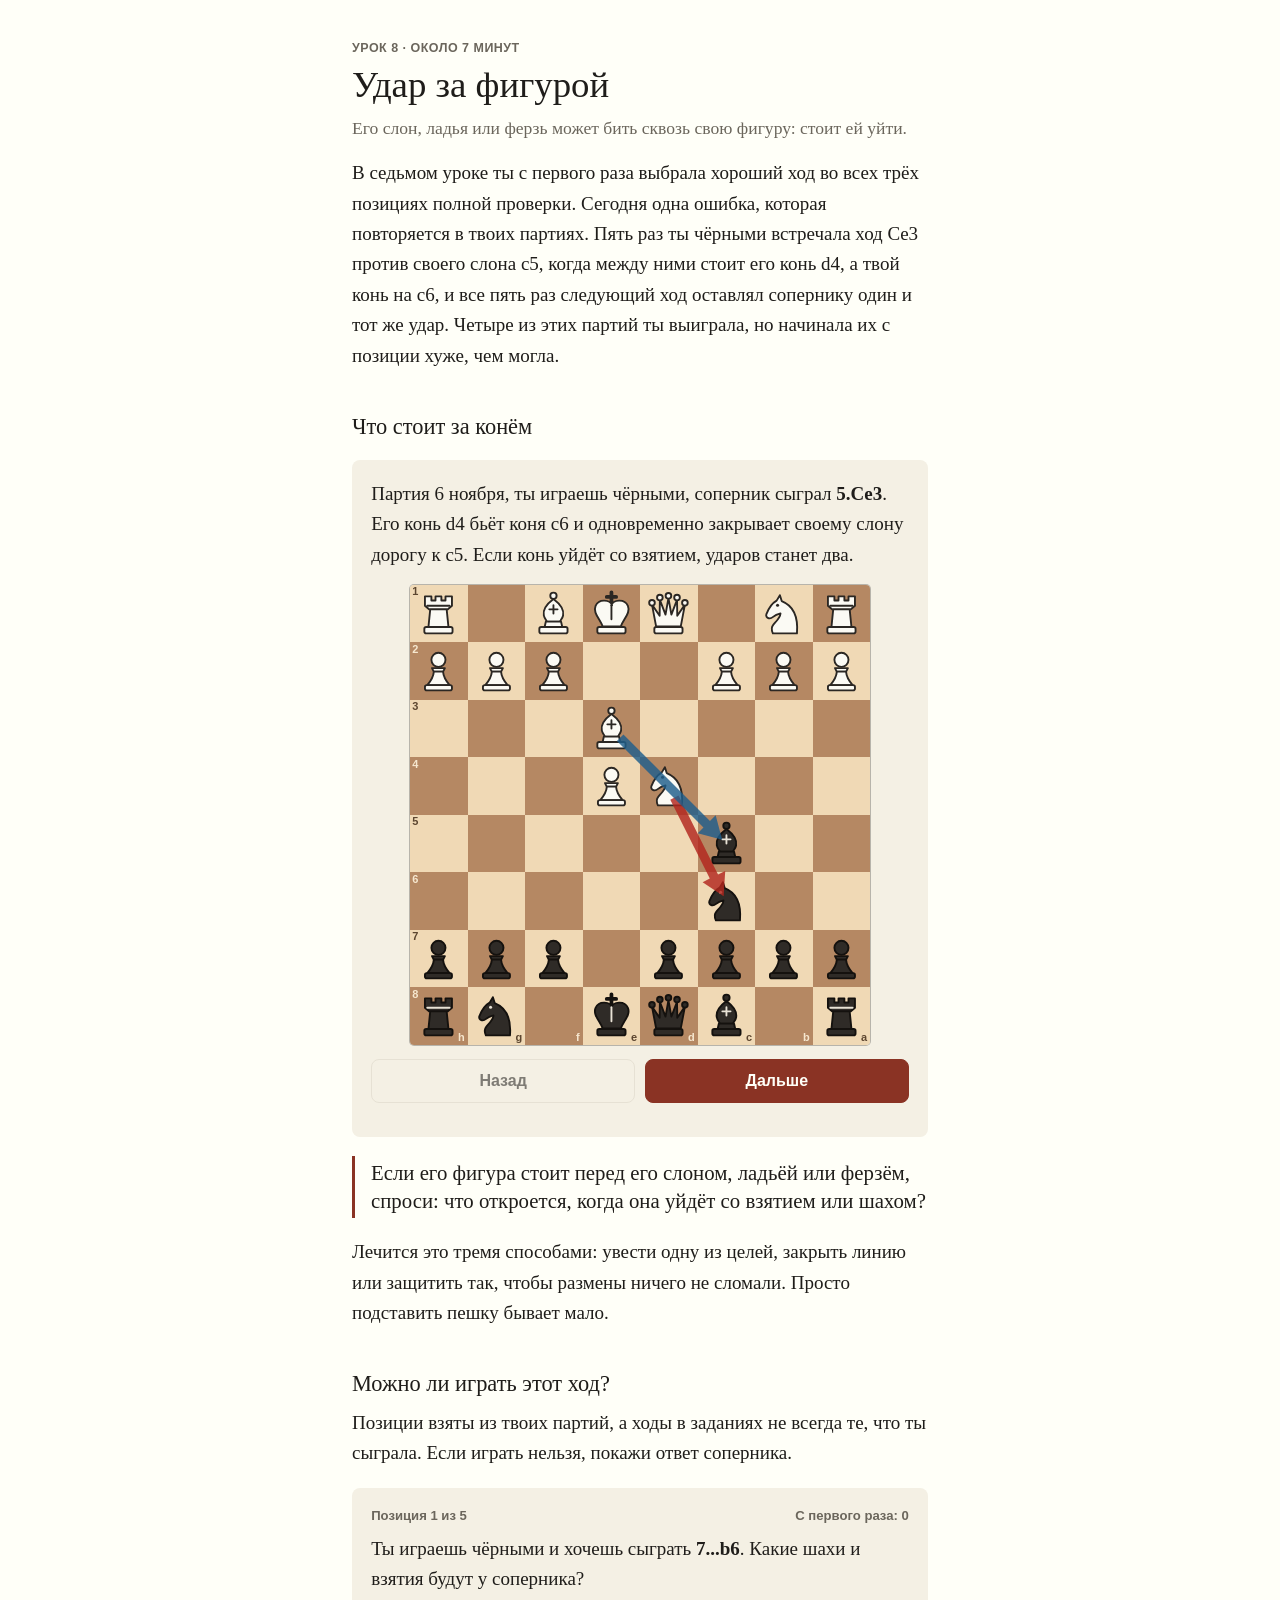
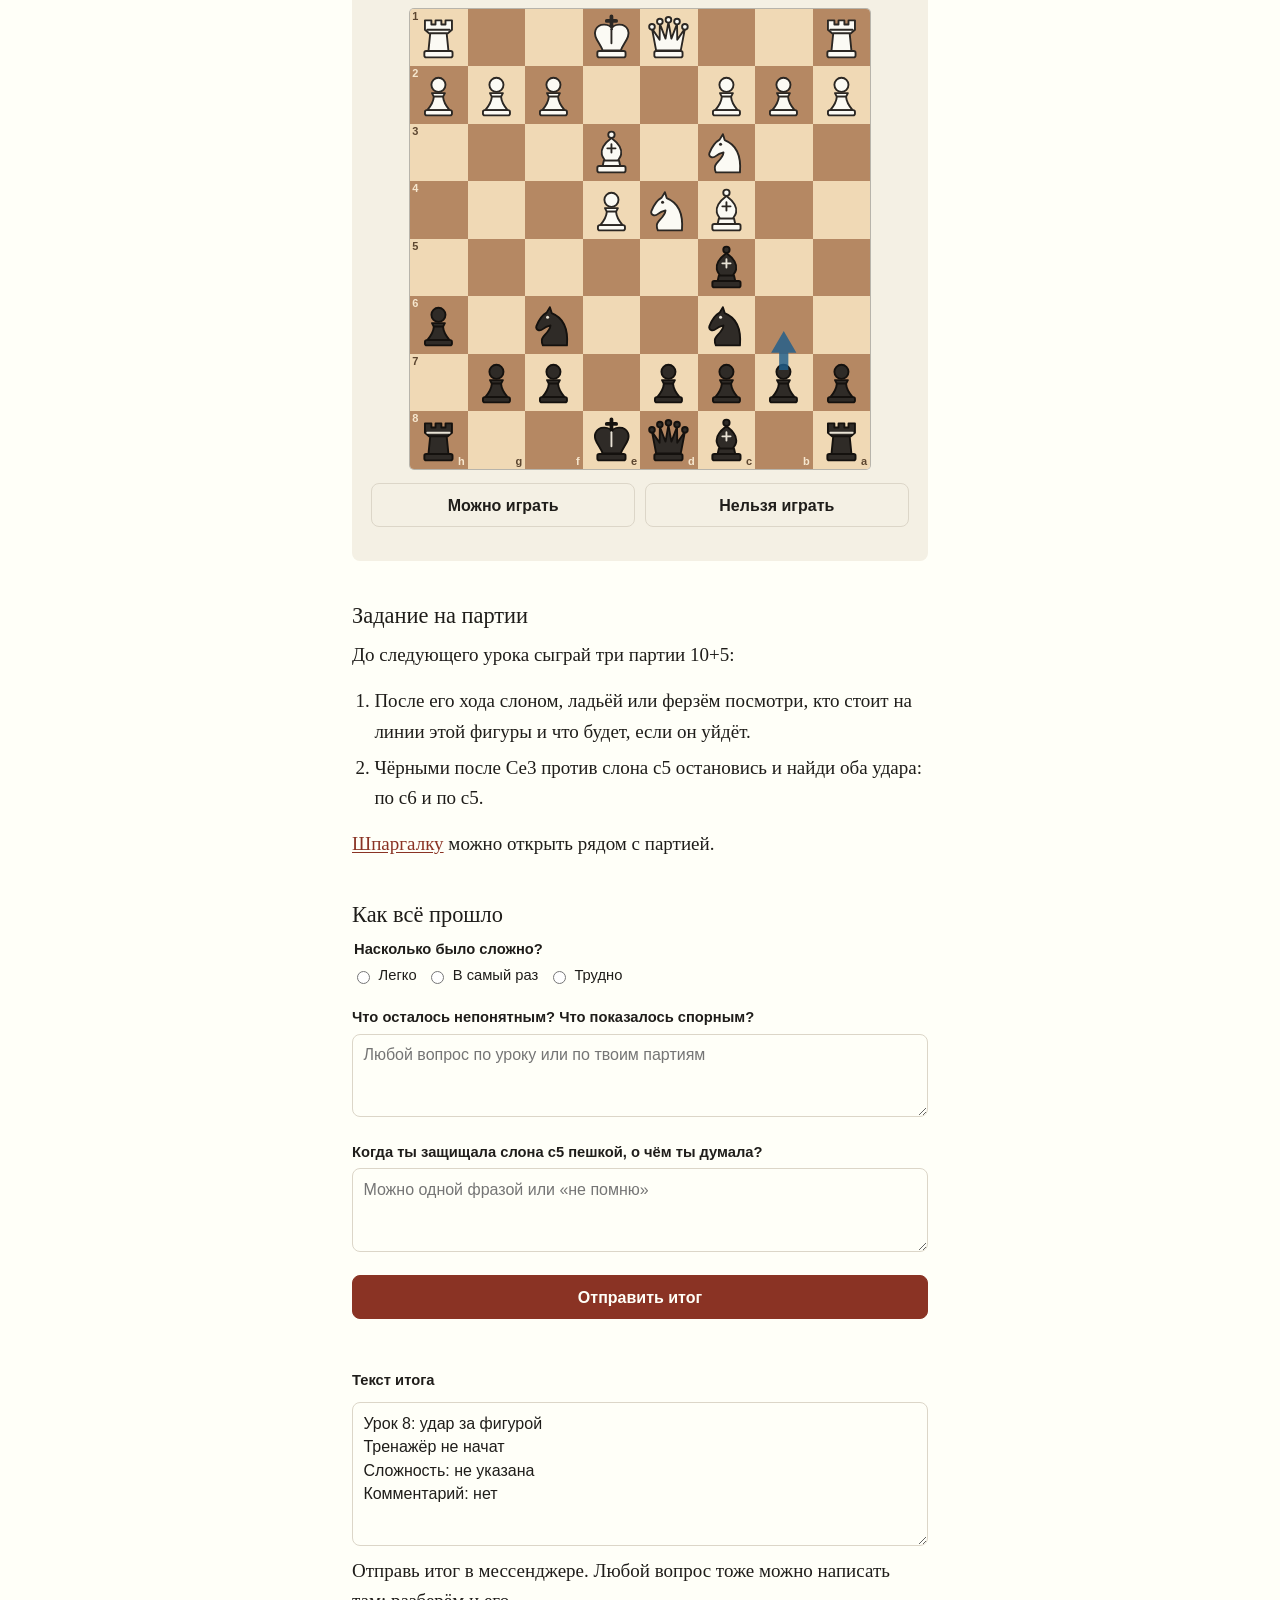
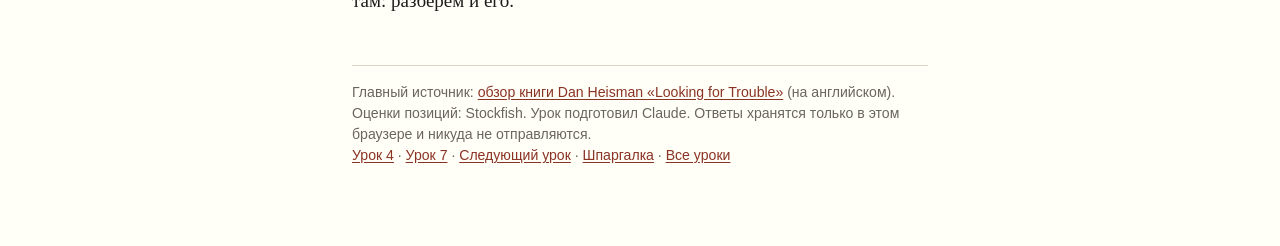
<file: lessons/0008-udar-za-figuroy.html>
<!doctype html>
<html lang="ru">
<head>
  <meta charset="utf-8">
  <meta name="viewport" content="width=device-width, initial-scale=1">
  <meta name="color-scheme" content="light dark">
  <meta name="robots" content="noindex">
  <link rel="icon" href="data:,">
  <title>Удар за фигурой</title>
  <link rel="stylesheet" href="../assets/course.css?v=4">
</head>
<body>
<main>
  <p class="kicker">Урок 8 · около 7 минут</p>
  <h1>Удар за фигурой</h1>
  <p class="lead">Его слон, ладья или ферзь может бить сквозь свою фигуру: стоит ей уйти.</p>

  <p>В седьмом уроке ты с первого раза выбрала хороший ход во всех трёх позициях полной проверки. Сегодня одна ошибка, которая повторяется в твоих партиях. Пять раз ты чёрными встречала ход Сe3 против своего слона c5, когда между ними стоит его конь d4, а твой конь на c6, и все пять раз следующий ход оставлял сопернику один и тот же удар. Четыре из этих партий ты выиграла, но начинала их с позиции хуже, чем могла.</p>

  <h2>Что стоит за конём</h2>
  <div id="example"></div>

  <p class="key">Если его фигура стоит перед его слоном, ладьёй или ферзём, спроси: что откроется, когда она уйдёт со взятием или шахом?</p>
  <p>Лечится это тремя способами: увести одну из целей, закрыть линию или защитить так, чтобы размены ничего не сломали. Просто подставить пешку бывает мало.</p>

  <h2>Можно ли играть этот ход?</h2>
  <p>Позиции взяты из твоих партий, а ходы в заданиях не всегда те, что ты сыграла. Если играть нельзя, покажи ответ соперника.</p>
  <div id="safety"></div>

  <h2>Задание на партии</h2>
  <p>До следующего урока сыграй три партии 10+5:</p>
  <ol>
    <li>После его хода слоном, ладьёй или ферзём посмотри, кто стоит на линии этой фигуры и что будет, если он уйдёт.</li>
    <li>Чёрными после Сe3 против слона c5 остановись и найди оба удара: по c6 и по c5.</li>
  </ol>
  <p><a href="../reference/proverka-pered-hodom.html">Шпаргалку</a> можно открыть рядом с партией.</p>

  <h2>Как всё прошло</h2>
  <form class="form" id="result">
    <fieldset>
      <legend>Насколько было сложно?</legend>
      <div class="opts">
        <label><input type="radio" name="difficulty" value="легко"> Легко</label>
        <label><input type="radio" name="difficulty" value="в самый раз"> В самый раз</label>
        <label><input type="radio" name="difficulty" value="трудно"> Трудно</label>
      </div>
    </fieldset>
    <label for="comment">Что осталось непонятным? Что показалось спорным?</label>
    <textarea id="comment" placeholder="Любой вопрос по уроку или по твоим партиям"></textarea>
    <p></p>
    <label for="idea">Когда ты защищала слона c5 пешкой, о чём ты думала?</label>
    <textarea id="idea" data-line="Мысли при защите c5" placeholder="Можно одной фразой или «не помню»"></textarea>
    <div class="btn-row">
      <button class="btn primary" type="button" data-send>Отправить итог</button>
    </div>
    <p class="form-status" role="status"></p>
    <label for="summary">Текст итога</label>
    <textarea class="out" id="summary" readonly></textarea>
  </form>
  <p>Отправь итог в мессенджере. Любой вопрос тоже можно написать там: разберём и его.</p>

  <p class="foot">
    Главный источник: <a href="https://forwardchess.com/blog/review-looking-for-trouble-recognizing-and-meeting-threats-in-chess/">обзор книги Dan Heisman «Looking for Trouble»</a> (на английском).<br>
    Оценки позиций: Stockfish. Урок подготовил Claude. Ответы хранятся только в этом браузере и никуда не отправляются.<br>
    <a href="0004-dalnoboynye-figury.html">Урок 4</a> · <a href="0007-chto-izmenil-ego-hod.html">Урок 7</a> · <a href="0009-shah-i-vtoroy-udar.html">Следующий урок</a> · <a href="../reference/proverka-pered-hodom.html">Шпаргалка</a> · <a href="../index.html">Все уроки</a>
  </p>
</main>

<script src="../assets/board.js?v=4"></script>
<script src="../assets/trainer.js?v=5"></script>
<script>
  var form = Lesson.ResultForm(document.getElementById('result'), { title: 'Урок 8: удар за фигурой' });

  Lesson.StepBoard(document.getElementById('example'), {
    orientation: 'black',
    steps: [{"fen":"r1bqk1nr/pppp1ppp/2n5/2b5/3NP3/4B3/PPP2PPP/RN1QKB1R b KQkq - 2 5","arrows":[{"from":"d4","to":"c6","kind":"danger"},{"from":"e3","to":"c5","kind":"plan"}],"text":"Партия 6 ноября, ты играешь чёрными, соперник сыграл <strong>5.Сe3</strong>. Его конь d4 бьёт коня c6 и одновременно закрывает своему слону дорогу к c5. Если конь уйдёт со взятием, ударов станет два."},{"fen":"r1bqk1nr/ppp2ppp/2Np4/2b5/4P3/4B3/PPP2PPP/RN1QKB1R b KQkq - 0 6","arrows":[{"from":"e3","to":"c5","kind":"danger"}],"text":"В партии было <strong>5...d6 6.Кxc6</strong>. Коня нужно забирать, а слон e3 тем временем уже смотрит на c5."},{"fen":"r1bk2nr/p1p2ppp/2p5/2p5/4P3/8/PPP2PPP/RN2KB1R w KQ - 0 9","text":"Дальше было <strong>6...bxc6 7.Сxc5 dxc5 8.Фxd8+ Крxd8</strong>. Материал равный, но у тебя три пешки на линии c и король без рокировки. Защита пешкой сохранила материал, но не позицию."},{"fen":"r1bqk1nr/pppp1ppp/2n5/2b5/3NP3/4B3/PPP2PPP/RN1QKB1R b KQkq - 2 5","arrows":[{"from":"d8","to":"f6","kind":"good"}],"text":"Сильнее было <strong>5...Фf6</strong>. На 6.Кxc6 тогда есть промежуточное взятие: 6...Сxe3 7.fxe3 dxc6. Ферзя на d8 уже нет, разменять его с шахом нельзя, и рокировка остаётся."}]
  });

  Lesson.SafetyTrainer(document.getElementById('safety'), {
    items: [{"side":"black","label":"7...b6","before":"r1bqk2r/pppp1pp1/2n2n1p/2b5/2BNP3/2N1B3/PPP2PPP/R2QK2R b KQkq - 4 7","plan":{"from":"b7","to":"b6"},"safe":false,"note":"Конь уходит с d4 со взятием и открывает слона e3. В партии 21 ноября было 7...b6 8.Кxc6 dxc6 9.e5. Соперник мог сыграть ещё сильнее: 9.Фxd8+ Крxd8 10.Сxc5 bxc5 11.Сxf7. У чёрных три пешки на линии c, король без рокировки и нет пешки f7.","after":"r1bqk2r/p1pp1pp1/1pn2n1p/2b5/2BNP3/2N1B3/PPP2PPP/R2QK2R w KQkq - 0 8","reply":{"from":"d4","to":"c6"},"near":[{"from":"c4","to":"f7","text":"Есть ответ сильнее. Какая его фигура закрывает дорогу слону e3?"},{"from":"e3","to":"h6","text":"Есть ответ сильнее. Какая его фигура закрывает дорогу слону e3?"},{"from":"e3","to":"c5","text":"Мысль верная, но слону пока мешает свой конь d4. Куда коню уйти со взятием, чтобы открыть слона?"}]},{"side":"black","label":"6...Сb6","before":"r1bqk1nr/ppp2ppp/2np4/2b5/3NP3/2P1B3/PP3PPP/RN1QKB1R b KQkq - 1 6","plan":{"from":"c5","to":"b6"},"safe":true,"note":"Слон остался на линии, но ушёл на поле, где размен ничего не ломает: b6 защищают пешки a7 и c7. После 7.Кxc6 bxc6 8.Сxb6 axb6 трёх пешек на линии c нет, а линию d закрывает пешка d6, поэтому шаха с разменом ферзей тоже нет."},{"side":"white","label":"25.Фg5","before":"4r1k1/3b1ppp/pq2pP2/1p1pP3/1P1r2B1/P6P/3Q2P1/R4RK1 w - - 0 25","plan":{"from":"d2","to":"g5"},"safe":false,"note":"То же самое, только за ладьёй d4 стоит ферзь b6. Ладья уходит со взятием слона, открывает шах королю g1 и бьёт ферзя g5. В партии было 25.Фg5 Лxg4+ 26.Фe3 Фxe3+, и она закончилась матом твоему королю. Нужно было 25.Фe3: ферзь закрывает линию и сам связывает ладью d4.","after":"4r1k1/3b1ppp/pq2pP2/1p1pP1Q1/1P1r2B1/P6P/6P1/R4RK1 b - - 1 25","reply":{"from":"d4","to":"g4"},"near":[{"from":"d4","to":"e4","text":"Есть ответ сильнее. Ладья открывает линию ферзя b6. Что самое ценное она заберёт по дороге?"},{"from":"d4","to":"f4","text":"Есть ответ сильнее. Ладья открывает линию ферзя b6. Что самое ценное она заберёт по дороге?"},{"from":"d4","to":"c4","text":"Есть ответ сильнее. Ладья открывает линию ферзя b6. Что самое ценное она заберёт по дороге?"},{"from":"d4","to":"b4","text":"Есть ответ сильнее. Ладья открывает линию ферзя b6. Что самое ценное она заберёт по дороге?"},{"from":"d4","to":"d3","text":"Есть ответ сильнее. Ладья открывает линию ферзя b6. Что самое ценное она заберёт по дороге?"},{"from":"d4","to":"d2","text":"Есть ответ сильнее. Ладья открывает линию ферзя b6. Что самое ценное она заберёт по дороге?"},{"from":"d4","to":"d1","text":"Есть ответ сильнее. Ладья открывает линию ферзя b6. Что самое ценное она заберёт по дороге?"}]},{"side":"black","label":"6...Кf6","before":"r1bqk1nr/ppp2ppp/2np4/2b5/3NP3/2P1B3/PP3PPP/RN1QKB1R b KQkq - 1 6","plan":{"from":"g8","to":"f6"},"safe":false,"note":"Развивающий ход хорош, но удар за конём остался. Соперник мог сыграть 7.Кxc6 bxc6 8.Сxc5 dxc5 9.Фxd8+ Крxd8: снова три пешки на линии c и король без рокировки. В партии соперник сразу так не сыграл, было 7.Сb5.","after":"r1bqk2r/ppp2ppp/2np1n2/2b5/3NP3/2P1B3/PP3PPP/RN1QKB1R w KQkq - 2 7","reply":{"from":"d4","to":"c6"},"near":[{"from":"e3","to":"c5","text":"Мысль верная, но слону пока мешает свой конь d4. Куда коню уйти со взятием, чтобы открыть слона?"}]},{"side":"black","label":"7...Кe5","before":"r1bqk2r/pppp1pp1/2n2n1p/2b5/2BNP3/2N1B3/PPP2PPP/R2QK2R b KQkq - 4 7","plan":{"from":"c6","to":"e5"},"safe":true,"note":"Конь ушёл с c6, и коню d4 больше некого брать, открывая слона. А конь e5 сам нападает на слона c4."}],
    onFinish: function (result) { form.setResult(result); }
  });
</script>
</body>
</html>
</file>
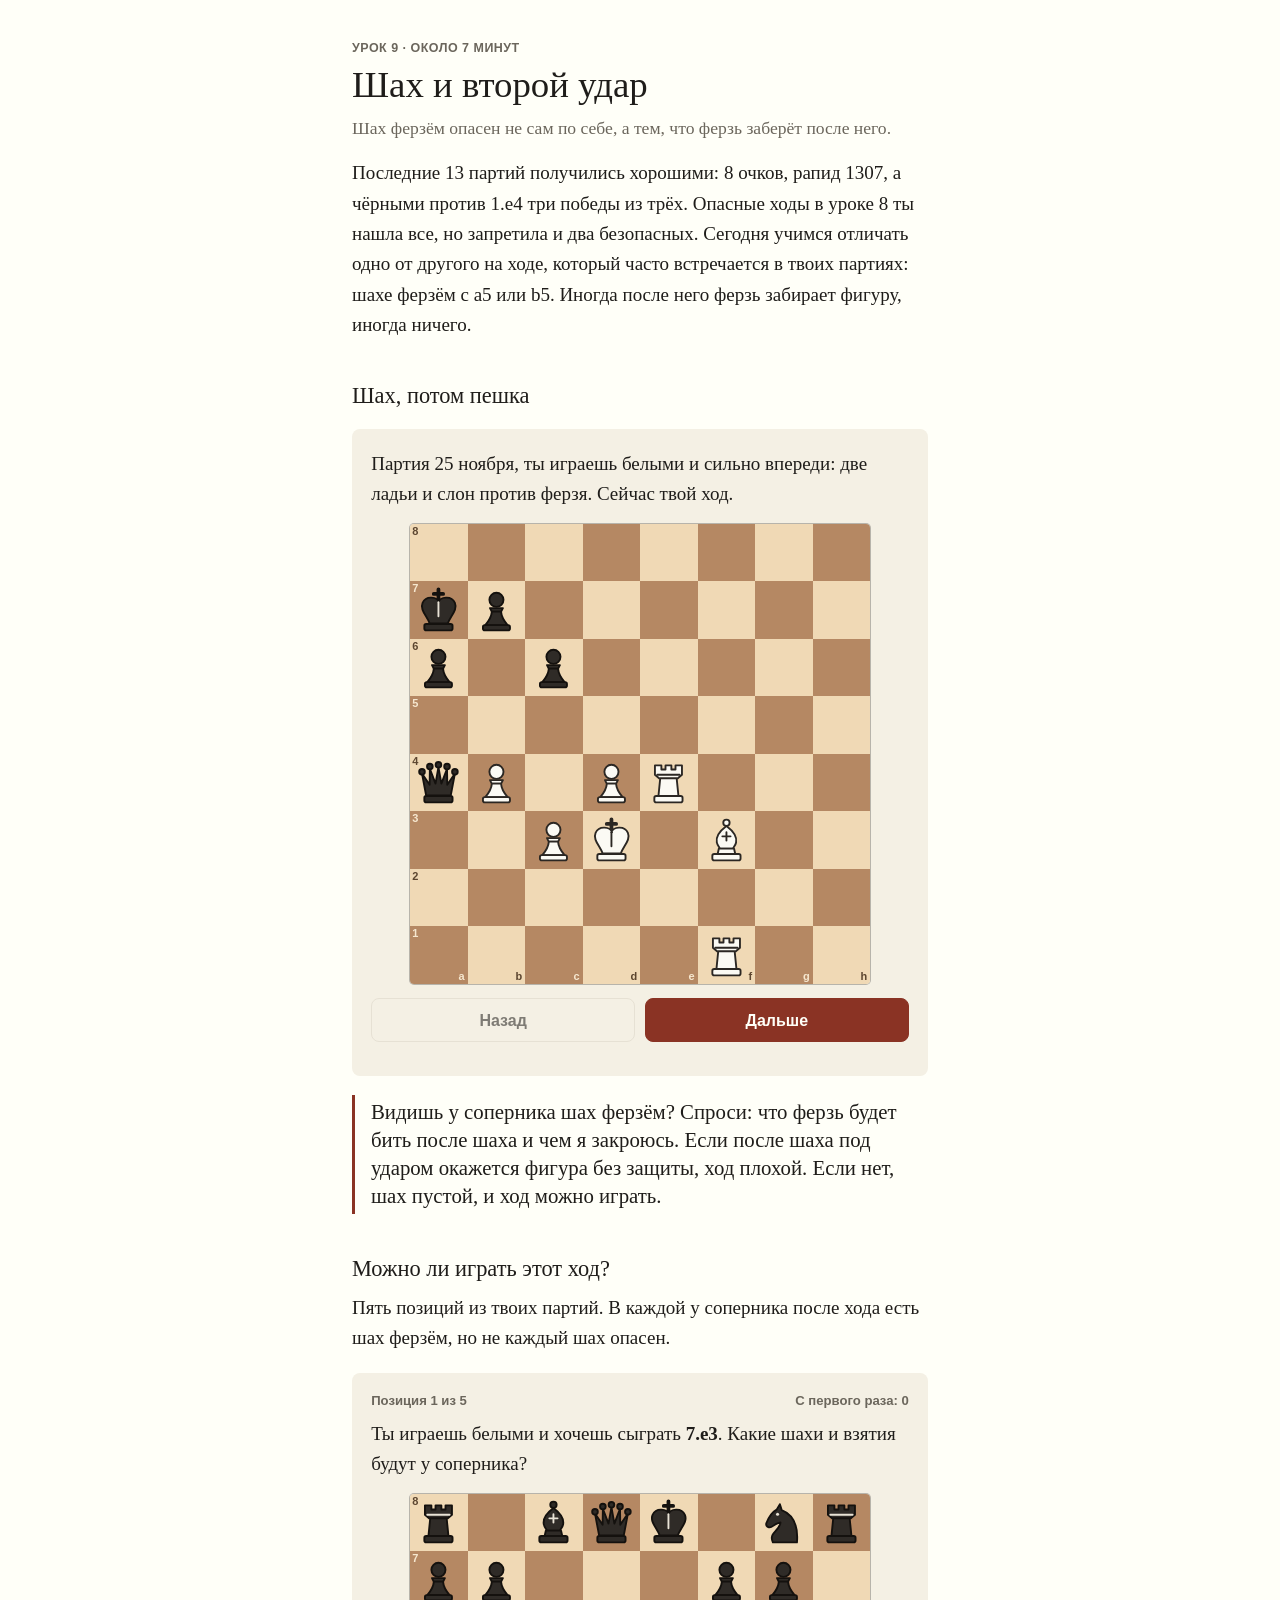
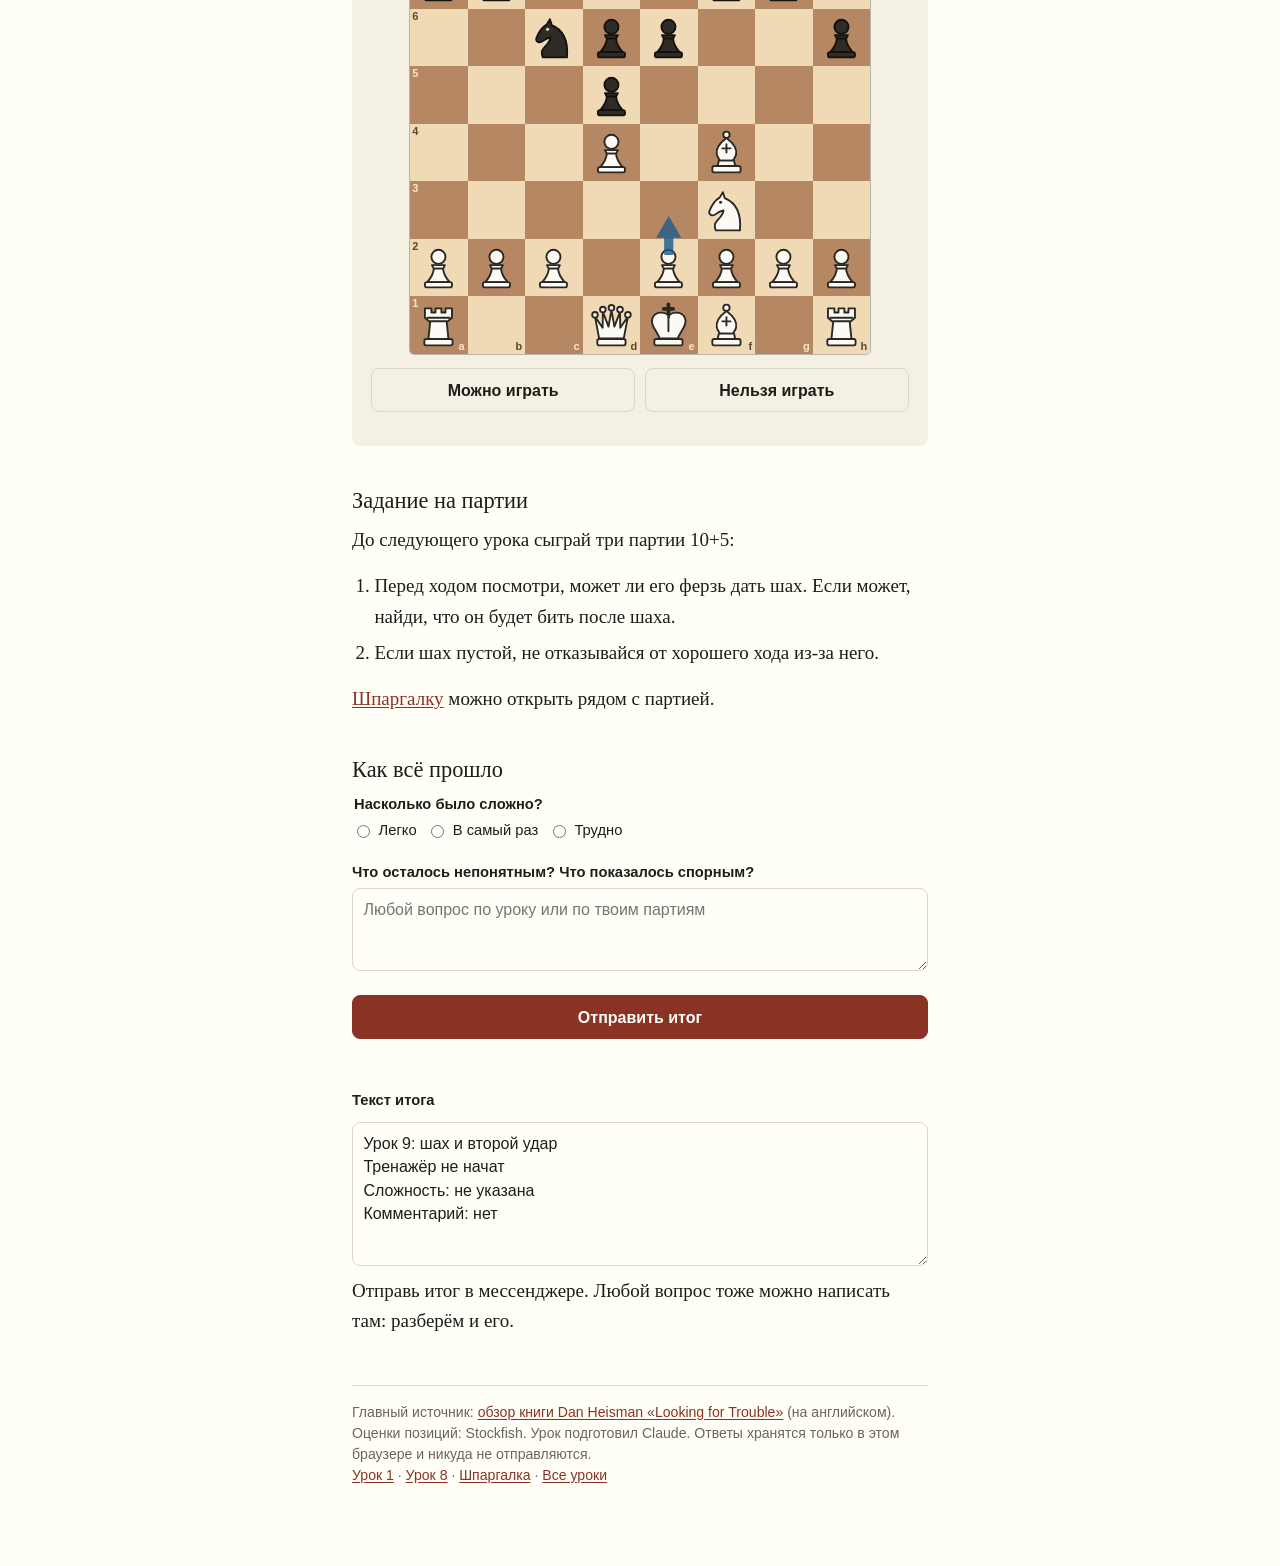
<file: lessons/0009-shah-i-vtoroy-udar.html>
<!doctype html>
<html lang="ru">
<head>
  <meta charset="utf-8">
  <meta name="viewport" content="width=device-width, initial-scale=1">
  <meta name="color-scheme" content="light dark">
  <meta name="robots" content="noindex">
  <link rel="icon" href="data:,">
  <title>Шах и второй удар</title>
  <link rel="stylesheet" href="../assets/course.css?v=4">
</head>
<body>
<main>
  <p class="kicker">Урок 9 · около 7 минут</p>
  <h1>Шах и второй удар</h1>
  <p class="lead">Шах ферзём опасен не сам по себе, а тем, что ферзь заберёт после него.</p>

  <p>Последние 13 партий получились хорошими: 8 очков, рапид 1307, а чёрными против 1.e4 три победы из трёх. Опасные ходы в уроке 8 ты нашла все, но запретила и два безопасных. Сегодня учимся отличать одно от другого на ходе, который часто встречается в твоих партиях: шахе ферзём с a5 или b5. Иногда после него ферзь забирает фигуру, иногда ничего.</p>

  <h2>Шах, потом пешка</h2>
  <div id="example"></div>

  <p class="key">Видишь у соперника шах ферзём? Спроси: что ферзь будет бить после шаха и чем я закроюсь. Если после шаха под ударом окажется фигура без защиты, ход плохой. Если нет, шах пустой, и ход можно играть.</p>

  <h2>Можно ли играть этот ход?</h2>
  <p>Пять позиций из твоих партий. В каждой у соперника после хода есть шах ферзём, но не каждый шах опасен.</p>
  <div id="safety"></div>

  <h2>Задание на партии</h2>
  <p>До следующего урока сыграй три партии 10+5:</p>
  <ol>
    <li>Перед ходом посмотри, может ли его ферзь дать шах. Если может, найди, что он будет бить после шаха.</li>
    <li>Если шах пустой, не отказывайся от хорошего хода из-за него.</li>
  </ol>
  <p><a href="../reference/proverka-pered-hodom.html">Шпаргалку</a> можно открыть рядом с партией.</p>

  <h2>Как всё прошло</h2>
  <form class="form" id="result">
    <fieldset>
      <legend>Насколько было сложно?</legend>
      <div class="opts">
        <label><input type="radio" name="difficulty" value="легко"> Легко</label>
        <label><input type="radio" name="difficulty" value="в самый раз"> В самый раз</label>
        <label><input type="radio" name="difficulty" value="трудно"> Трудно</label>
      </div>
    </fieldset>
    <label for="comment">Что осталось непонятным? Что показалось спорным?</label>
    <textarea id="comment" placeholder="Любой вопрос по уроку или по твоим партиям"></textarea>
    <div class="btn-row">
      <button class="btn primary" type="button" data-send>Отправить итог</button>
    </div>
    <p class="form-status" role="status"></p>
    <label for="summary">Текст итога</label>
    <textarea class="out" id="summary" readonly></textarea>
  </form>
  <p>Отправь итог в мессенджере. Любой вопрос тоже можно написать там: разберём и его.</p>

  <p class="foot">
    Главный источник: <a href="https://forwardchess.com/blog/review-looking-for-trouble-recognizing-and-meeting-threats-in-chess/">обзор книги Dan Heisman «Looking for Trouble»</a> (на английском).<br>
    Оценки позиций: Stockfish. Урок подготовил Claude. Ответы хранятся только в этом браузере и никуда не отправляются.<br>
    <a href="0001-shahi-i-vzyatiya.html">Урок 1</a> · <a href="0008-udar-za-figuroy.html">Урок 8</a> · <a href="../reference/proverka-pered-hodom.html">Шпаргалка</a> · <a href="../index.html">Все уроки</a>
  </p>
</main>

<script src="../assets/board.js?v=4"></script>
<script src="../assets/trainer.js?v=5"></script>
<script>
  var form = Lesson.ResultForm(document.getElementById('result'), { title: 'Урок 9: шах и второй удар' });

  Lesson.StepBoard(document.getElementById('example'), {
    orientation: 'white',
    steps: [{"fen":"8/kp6/p1p5/8/qP1PR3/2PK1B2/8/5R2 w - - 0 42","text":"Партия 25 ноября, ты играешь белыми и сильно впереди: две ладьи и слон против ферзя. Сейчас твой ход."},{"fen":"8/kp6/p1p5/8/1qPPR3/3K4/8/3B1R2 w - - 0 44","arrows":[{"from":"a4","to":"b5","kind":"danger"},{"from":"b5","to":"b4","kind":"danger"}],"text":"В партии было <strong>42.Сd1 Фb5+ 43.c4 Фxb4</strong>. Ферзь дал шах с b5, а следующим ходом забрал пешку b4. Перевес стал втрое меньше."},{"fen":"8/kp6/p1p5/8/qP1PR3/2PK1B2/8/5R2 w - - 0 42","arrows":[{"from":"e4","to":"e5","kind":"good"}],"text":"Сильнее было <strong>42.Лe5</strong>: ладья встаёт на пятую горизонталь, и на 42...Фb5+ она просто забирает ферзя."}]
  });

  Lesson.SafetyTrainer(document.getElementById('safety'), {
    items: [{"side":"white","label":"7.e3","before":"r1bqk1nr/pp3pp1/2npp2p/3p4/3P1B2/5N2/PPP1PPPP/R2QKB1R w KQkq - 0 7","plan":{"from":"e2","to":"e3"},"safe":true,"note":"Шах 7...Фa5+ 8.c3 ничего не даёт: ферзь закрыт пешкой c3, а слон f4 защищён пешкой e3."},{"side":"white","label":"8.Сb5","before":"r1bqk2r/pp3pp1/2nppn1p/3p4/3P1B2/4PN2/PPP2PPP/R2QKB1R w KQkq - 1 8","plan":{"from":"f1","to":"b5"},"safe":false,"note":"Можно было 8...Фa5+ 9.Кd2 Фxb5: ферзь шахует и одновременно бьёт слона b5. В партии соперник этого не увидел: было 8...0-0.","after":"r1bqk2r/pp3pp1/2nppn1p/1B1p4/3P1B2/4PN2/PPP2PPP/R2QK2R b KQkq - 2 8","reply":{"from":"d8","to":"a5"},"near":[{"from":"g7","to":"g5","text":"Есть ход сильнее, с шахом. Что ферзь заберёт после шаха?"},{"from":"d8","to":"b6","text":"Есть ход сильнее, с шахом. Что ферзь заберёт после шаха?"},{"from":"e8","to":"g8","text":"Есть ход сильнее, с шахом. Что ферзь заберёт после шаха?"},{"from":"f6","to":"e4","text":"Есть ход сильнее, с шахом. Что ферзь заберёт после шаха?"},{"from":"f6","to":"h5","text":"Есть ход сильнее, с шахом. Что ферзь заберёт после шаха?"},{"from":"c8","to":"d7","text":"Есть ход сильнее, с шахом. Что ферзь заберёт после шаха?"},{"from":"d8","to":"c7","text":"Есть ход сильнее, с шахом. Что ферзь заберёт после шаха?"},{"from":"a7","to":"a6","text":"Есть ход сильнее, с шахом. Что ферзь заберёт после шаха?"},{"from":"a8","to":"b8","text":"Есть ход сильнее, с шахом. Что ферзь заберёт после шаха?"},{"from":"d8","to":"e7","text":"Есть ход сильнее, с шахом. Что ферзь заберёт после шаха?"},{"from":"a7","to":"a5","text":"Есть ход сильнее, с шахом. Что ферзь заберёт после шаха?"},{"from":"g7","to":"g6","text":"Есть ход сильнее, с шахом. Что ферзь заберёт после шаха?"},{"from":"d8","to":"d7","text":"Есть ход сильнее, с шахом. Что ферзь заберёт после шаха?"},{"from":"e8","to":"f8","text":"Есть ход сильнее, с шахом. Что ферзь заберёт после шаха?"},{"from":"e8","to":"e7","text":"Есть ход сильнее, с шахом. Что ферзь заберёт после шаха?"},{"from":"f6","to":"g4","text":"Есть ход сильнее, с шахом. Что ферзь заберёт после шаха?"},{"from":"f6","to":"g8","text":"Есть ход сильнее, с шахом. Что ферзь заберёт после шаха?"},{"from":"f6","to":"h7","text":"Есть ход сильнее, с шахом. Что ферзь заберёт после шаха?"},{"from":"h6","to":"h5","text":"Есть ход сильнее, с шахом. Что ферзь заберёт после шаха?"},{"from":"e6","to":"e5","text":"Есть ход сильнее, с шахом. Что ферзь заберёт после шаха?"},{"from":"h8","to":"f8","text":"Есть ход сильнее, с шахом. Что ферзь заберёт после шаха?"},{"from":"e8","to":"d7","text":"Есть ход сильнее, с шахом. Что ферзь заберёт после шаха?"},{"from":"h8","to":"g8","text":"Есть ход сильнее, с шахом. Что ферзь заберёт после шаха?"},{"from":"h8","to":"h7","text":"Есть ход сильнее, с шахом. Что ферзь заберёт после шаха?"},{"from":"f6","to":"d7","text":"Есть ход сильнее, с шахом. Что ферзь заберёт после шаха?"},{"from":"b7","to":"b6","text":"Есть ход сильнее, с шахом. Что ферзь заберёт после шаха?"}]},{"side":"black","label":"13...Кf6","before":"r1bqk1nr/ppp3pp/8/b4p2/3PpP2/2P1B1P1/PP1N1RBP/R2Q2K1 b kq - 1 13","plan":{"from":"g8","to":"f6"},"safe":true,"note":"Шахов два, но оба пустые: ферзя на h5 заберёт конь f6, а на 14.Фa4+ закроешься пешкой c6."},{"side":"white","label":"7.h3","before":"r1bqk2r/pp3ppp/2nppn2/3p4/3P1B2/5N2/PPP1PPPP/R2QKB1R w KQkq - 2 7","plan":{"from":"h2","to":"h3"},"safe":true,"note":"Шах 7...Фa5+ 8.c3 снова ничего не бьёт: после 8.c3 ферзю на a5 нечего забрать."},{"side":"white","label":"13.Сf4","before":"r1bq1rk1/pp3pp1/7p/1B1pB3/6n1/3QP3/PPP2PPP/R3K2R w KQ - 1 13","plan":{"from":"e5","to":"f4"},"safe":false,"note":"Можно было 13...Фa5+ 14.b4 Фxb4+: слон b5 без защиты. В партии соперник сыграл 13...Фf6. Надёжнее было 13.Сc3: слон держит поле a5, и на 13...Фa5+ он заберёт ферзя.","after":"r1bq1rk1/pp3pp1/7p/1B1p4/5Bn1/3QP3/PPP2PPP/R3K2R b KQ - 2 13","reply":{"from":"d8","to":"a5"},"near":[{"from":"g7","to":"g5","text":"Есть ход сильнее, с шахом. Какая твоя фигура останется без защиты?"},{"from":"d5","to":"d4","text":"Есть ход сильнее, с шахом. Какая твоя фигура останется без защиты?"},{"from":"a7","to":"a6","text":"Есть ход сильнее, с шахом. Какая твоя фигура останется без защиты?"},{"from":"d8","to":"b6","text":"Есть ход сильнее, с шахом. Какая твоя фигура останется без защиты?"},{"from":"g4","to":"f6","text":"Есть ход сильнее, с шахом. Какая твоя фигура останется без защиты?"},{"from":"c8","to":"e6","text":"Есть ход сильнее, с шахом. Какая твоя фигура останется без защиты?"},{"from":"d8","to":"e7","text":"Есть ход сильнее, с шахом. Какая твоя фигура останется без защиты?"},{"from":"f7","to":"f6","text":"Есть ход сильнее, с шахом. Какая твоя фигура останется без защиты?"},{"from":"c8","to":"d7","text":"Есть ход сильнее, с шахом. Какая твоя фигура останется без защиты?"},{"from":"d8","to":"f6","text":"Есть ход сильнее, с шахом. Какая твоя фигура останется без защиты?"},{"from":"d8","to":"h4","text":"Есть ход сильнее, с шахом. Какая твоя фигура останется без защиты?"},{"from":"g8","to":"h8","text":"Есть ход сильнее, с шахом. Какая твоя фигура останется без защиты?"},{"from":"h6","to":"h5","text":"Есть ход сильнее, с шахом. Какая твоя фигура останется без защиты?"},{"from":"a7","to":"a5","text":"Есть ход сильнее, с шахом. Какая твоя фигура останется без защиты?"},{"from":"f7","to":"f5","text":"Есть ход сильнее, с шахом. Какая твоя фигура останется без защиты?"},{"from":"g4","to":"e3","text":"Есть ход сильнее, с шахом. Какая твоя фигура останется без защиты?"},{"from":"g7","to":"g6","text":"Есть ход сильнее, с шахом. Какая твоя фигура останется без защиты?"},{"from":"g4","to":"f2","text":"Есть ход сильнее, с шахом. Какая твоя фигура останется без защиты?"},{"from":"g4","to":"h2","text":"Есть ход сильнее, с шахом. Какая твоя фигура останется без защиты?"},{"from":"b7","to":"b6","text":"Есть ход сильнее, с шахом. Какая твоя фигура останется без защиты?"},{"from":"f8","to":"e8","text":"Есть ход сильнее, с шахом. Какая твоя фигура останется без защиты?"},{"from":"a8","to":"b8","text":"Есть ход сильнее, с шахом. Какая твоя фигура останется без защиты?"},{"from":"c8","to":"f5","text":"Есть ход сильнее, с шахом. Какая твоя фигура останется без защиты?"},{"from":"g4","to":"e5","text":"Есть ход сильнее, с шахом. Какая твоя фигура останется без защиты?"},{"from":"d8","to":"e8","text":"Есть ход сильнее, с шахом. Какая твоя фигура останется без защиты?"},{"from":"d8","to":"g5","text":"Есть ход сильнее, с шахом. Какая твоя фигура останется без защиты?"},{"from":"d8","to":"d7","text":"Есть ход сильнее, с шахом. Какая твоя фигура останется без защиты?"},{"from":"d8","to":"c7","text":"Есть ход сильнее, с шахом. Какая твоя фигура останется без защиты?"},{"from":"d8","to":"d6","text":"Есть ход сильнее, с шахом. Какая твоя фигура останется без защиты?"}]}],
    onFinish: function (result) { form.setResult(result); }
  });
</script>
</body>
</html>
</file>
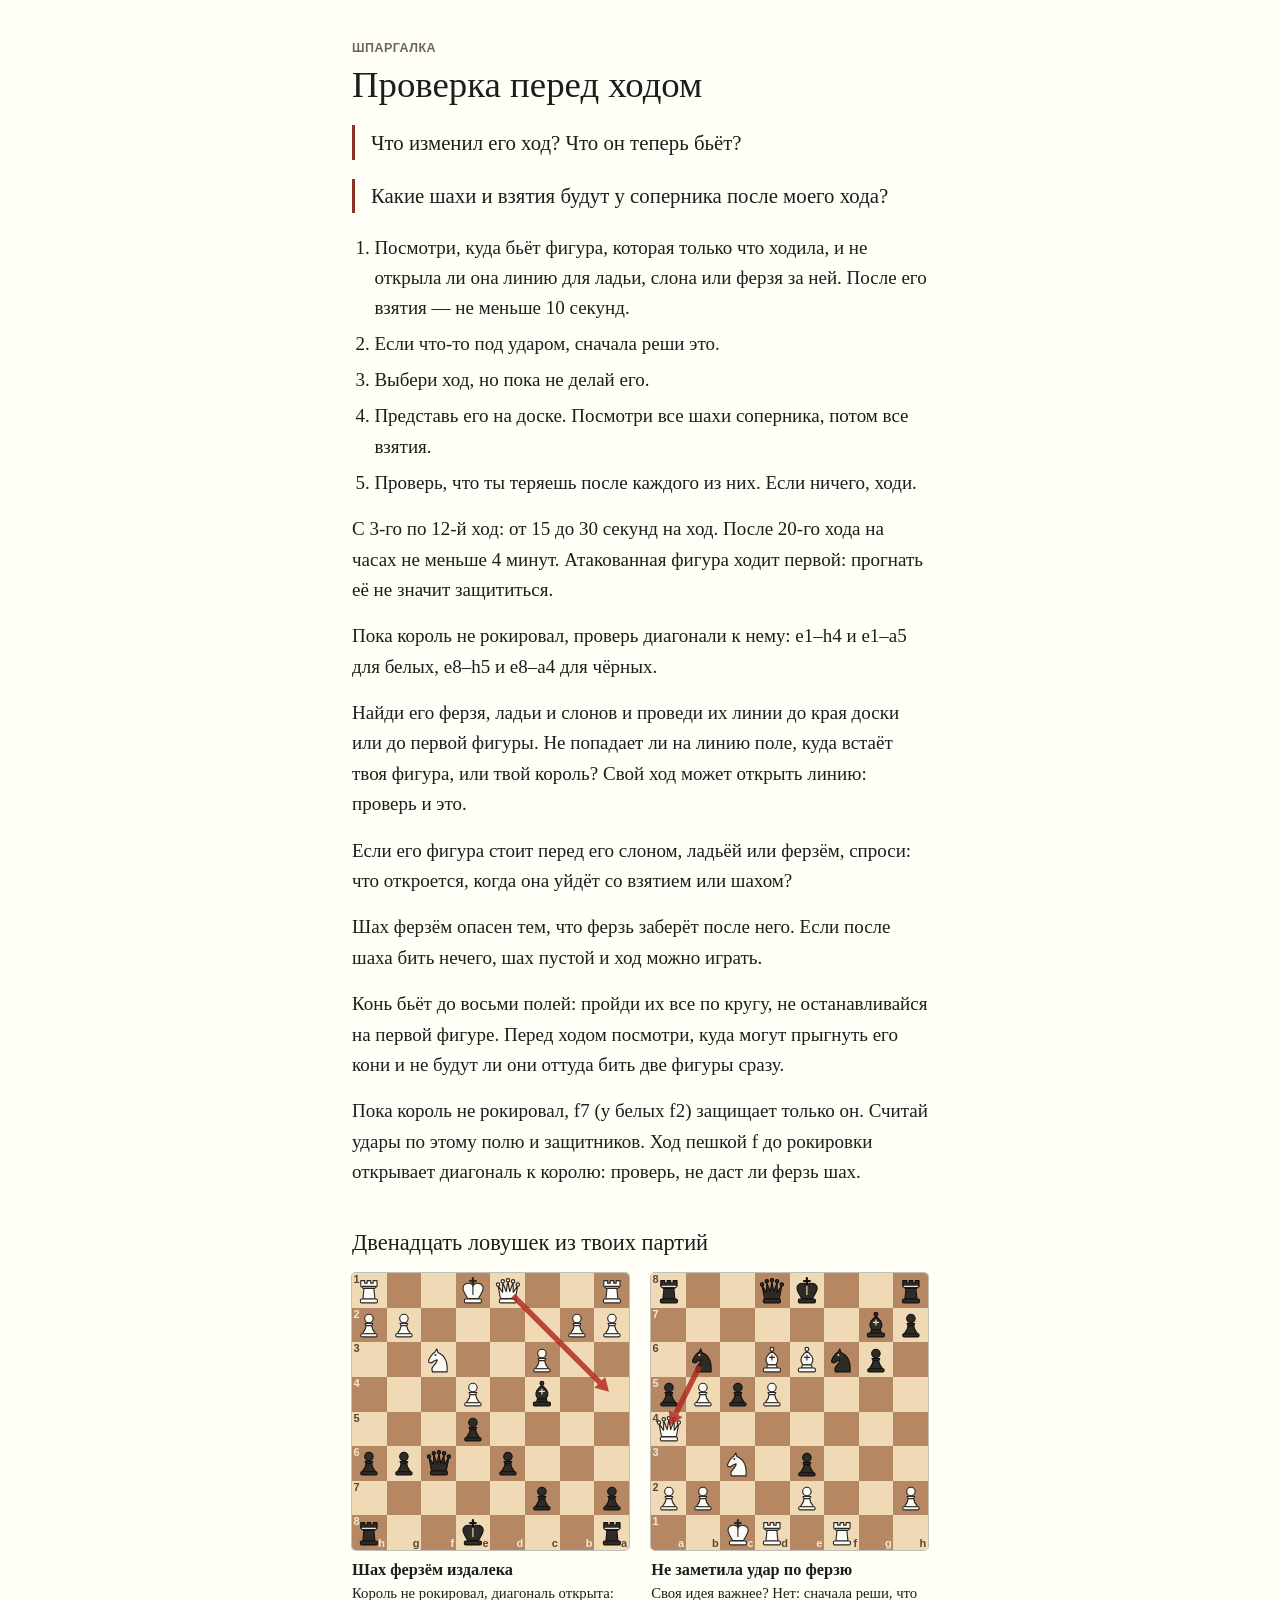
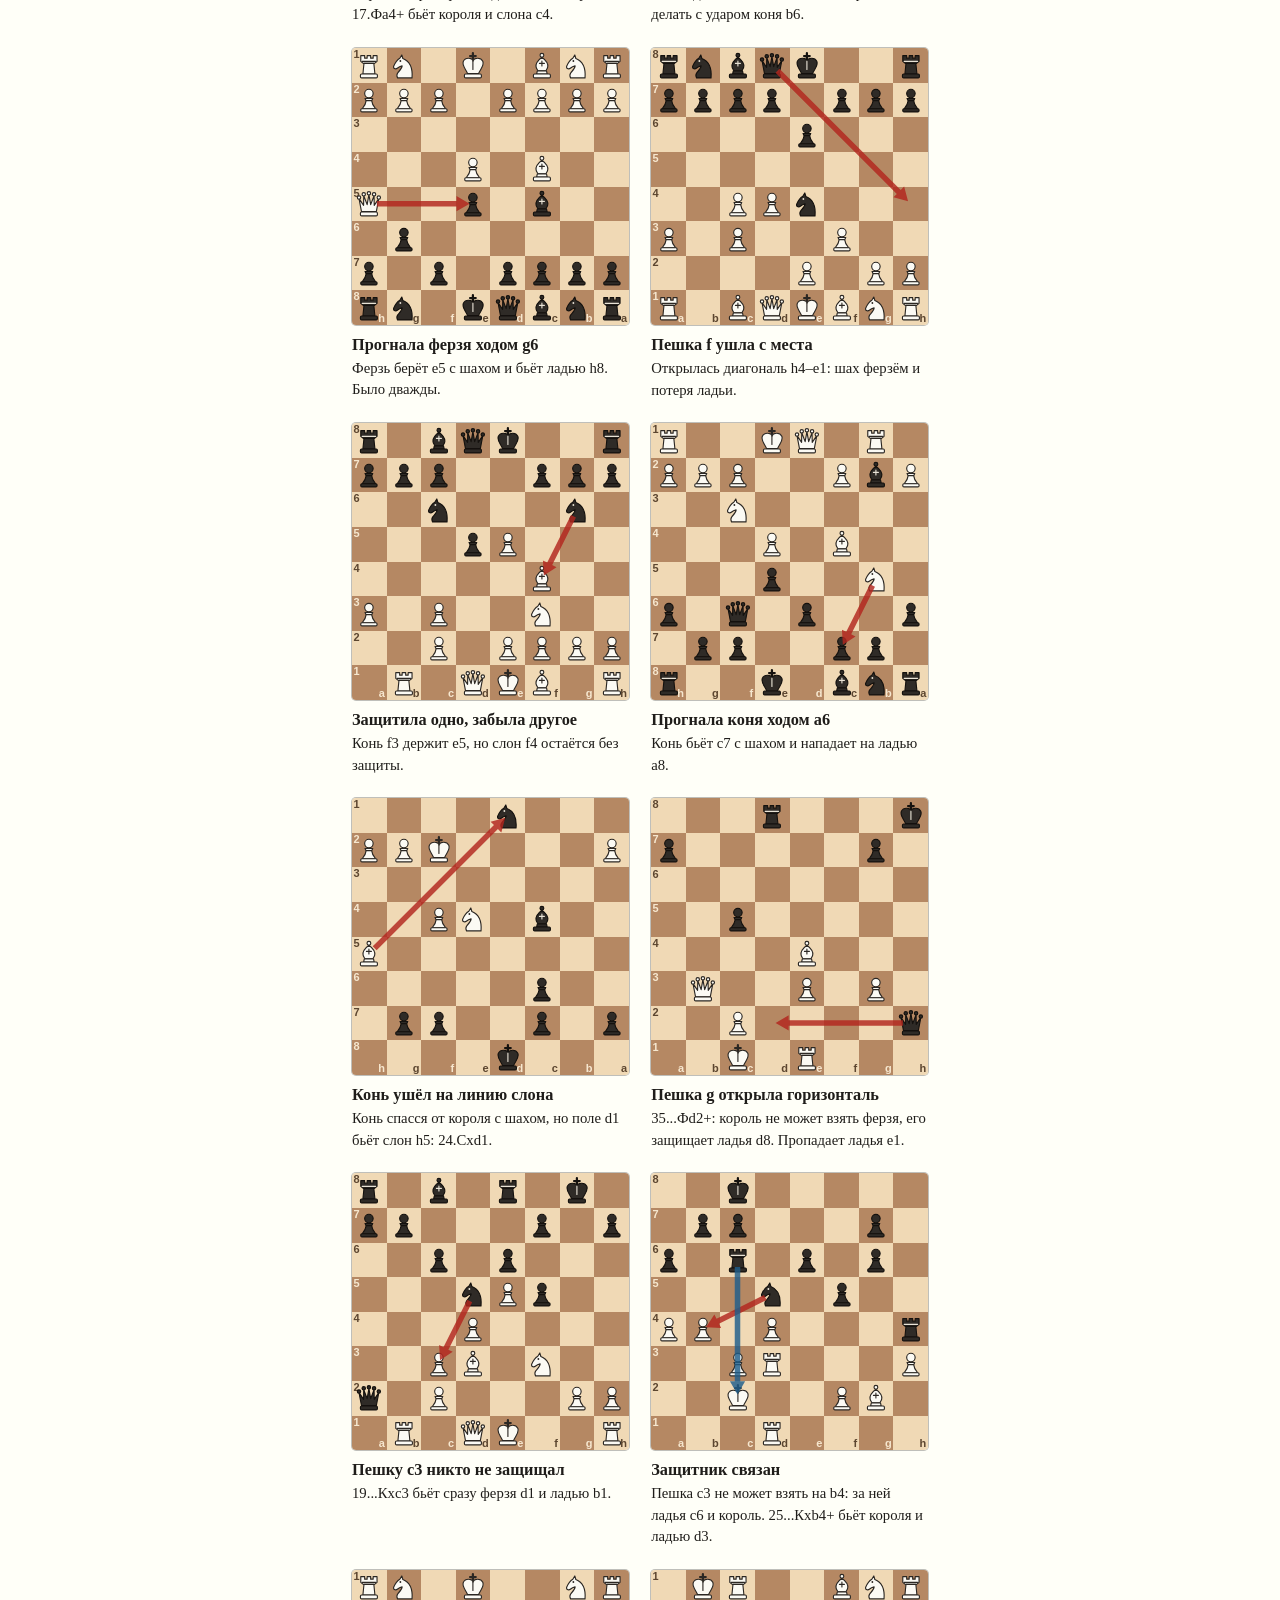
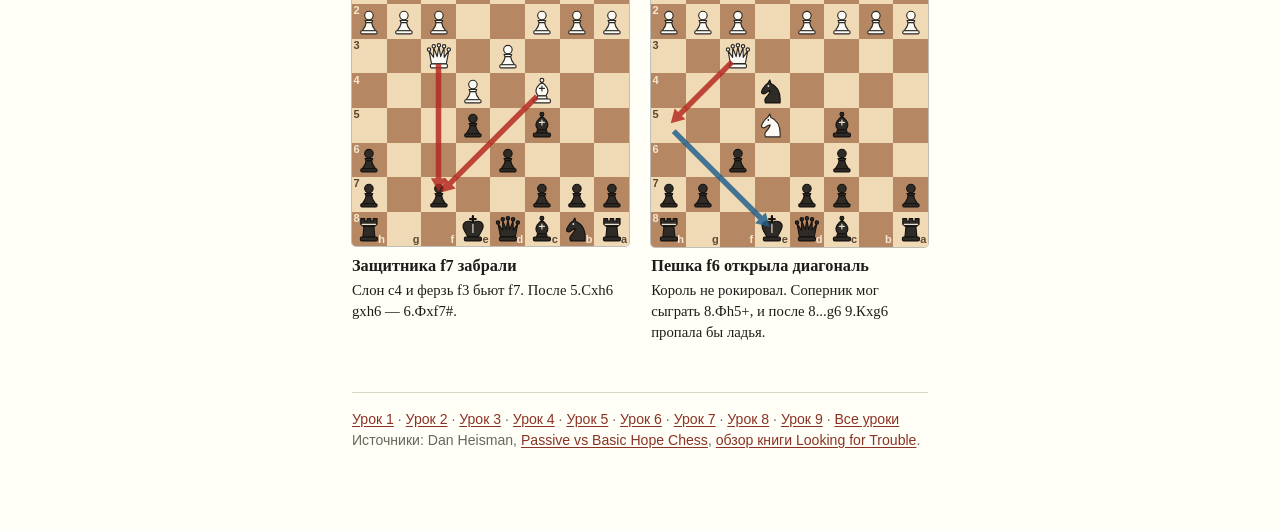
<file: reference/proverka-pered-hodom.html>
<!doctype html>
<html lang="ru">
<head>
  <meta charset="utf-8">
  <meta name="viewport" content="width=device-width, initial-scale=1">
  <meta name="color-scheme" content="light dark">
  <meta name="robots" content="noindex">
  <link rel="icon" href="data:,">
  <title>Проверка перед ходом</title>
  <link rel="stylesheet" href="../assets/course.css">
</head>
<body>
<main>
  <p class="kicker">Шпаргалка</p>
  <h1>Проверка перед ходом</h1>
  <p class="key">Что изменил его ход? Что он теперь бьёт?</p>
  <p class="key">Какие шахи и взятия будут у соперника после моего хода?</p>
  <ol>
    <li>Посмотри, куда бьёт фигура, которая только что ходила, и не открыла ли она линию для ладьи, слона или ферзя за ней. После его взятия — не меньше 10 секунд.</li>
    <li>Если что-то под ударом, сначала реши это.</li>
    <li>Выбери ход, но пока не делай его.</li>
    <li>Представь его на доске. Посмотри все шахи соперника, потом все взятия.</li>
    <li>Проверь, что ты теряешь после каждого из них. Если ничего, ходи.</li>
  </ol>
  <p>С 3-го по 12-й ход: от 15 до 30 секунд на ход. После 20-го хода на часах не меньше 4 минут. Атакованная фигура ходит первой: прогнать её не значит защититься.</p>
  <p>Пока король не рокировал, проверь диагонали к нему: e1–h4 и e1–a5 для белых, e8–h5 и e8–a4 для чёрных.</p>
  <p>Найди его ферзя, ладьи и слонов и проведи их линии до края доски или до первой фигуры. Не попадает ли на линию поле, куда встаёт твоя фигура, или твой король? Свой ход может открыть линию: проверь и это.</p>
  <p>Если его фигура стоит перед его слоном, ладьёй или ферзём, спроси: что откроется, когда она уйдёт со взятием или шахом?</p>
  <p>Шах ферзём опасен тем, что ферзь заберёт после него. Если после шаха бить нечего, шах пустой и ход можно играть.</p>
  <p>Конь бьёт до восьми полей: пройди их все по кругу, не останавливайся на первой фигуре. Перед ходом посмотри, куда могут прыгнуть его кони и не будут ли они оттуда бить две фигуры сразу.</p>
  <p>Пока король не рокировал, f7 (у белых f2) защищает только он. Считай удары по этому полю и защитников. Ход пешкой f до рокировки открывает диагональ к королю: проверь, не даст ли ферзь шах.</p>

  <h2>Двенадцать ловушек из твоих партий</h2>
  <div class="cards">
    <section class="card">
      <div id="b6"></div>
      <h3>Шах ферзём издалека</h3>
      <p>Король не рокировал, диагональ открыта: 17.Фa4+ бьёт короля и слона c4.</p>
    </section>
    <section class="card">
      <div id="b5"></div>
      <h3>Не заметила удар по ферзю</h3>
      <p>Своя идея важнее? Нет: сначала реши, что делать с ударом коня b6.</p>
    </section>
    <section class="card">
      <div id="b1"></div>
      <h3>Прогнала ферзя ходом g6</h3>
      <p>Ферзь берёт e5 с шахом и бьёт ладью h8. Было дважды.</p>
    </section>
    <section class="card">
      <div id="b2"></div>
      <h3>Пешка f ушла с места</h3>
      <p>Открылась диагональ h4–e1: шах ферзём и потеря ладьи.</p>
    </section>
    <section class="card">
      <div id="b3"></div>
      <h3>Защитила одно, забыла другое</h3>
      <p>Конь f3 держит e5, но слон f4 остаётся без защиты.</p>
    </section>
    <section class="card">
      <div id="b4"></div>
      <h3>Прогнала коня ходом a6</h3>
      <p>Конь бьёт c7 с шахом и нападает на ладью a8.</p>
    </section>
    <section class="card">
      <div id="b7"></div>
      <h3>Конь ушёл на линию слона</h3>
      <p>Конь спасся от короля с шахом, но поле d1 бьёт слон h5: 24.Сxd1.</p>
    </section>
    <section class="card">
      <div id="b8"></div>
      <h3>Пешка g открыла горизонталь</h3>
      <p>35...Фd2+: король не может взять ферзя, его защищает ладья d8. Пропадает ладья e1.</p>
    </section>
    <section class="card">
      <div id="b9"></div>
      <h3>Пешку c3 никто не защищал</h3>
      <p>19...Кxc3 бьёт сразу ферзя d1 и ладью b1.</p>
    </section>
    <section class="card">
      <div id="b10"></div>
      <h3>Защитник связан</h3>
      <p>Пешка c3 не может взять на b4: за ней ладья c6 и король. 25...Кxb4+ бьёт короля и ладью d3.</p>
    </section>
    <section class="card">
      <div id="b11"></div>
      <h3>Защитника f7 забрали</h3>
      <p>Слон c4 и ферзь f3 бьют f7. После 5.Сxh6 gxh6 — 6.Фxf7#.</p>
    </section>
    <section class="card">
      <div id="b12"></div>
      <h3>Пешка f6 открыла диагональ</h3>
      <p>Король не рокировал. Соперник мог сыграть 8.Фh5+, и после 8...g6 9.Кxg6 пропала бы ладья.</p>
    </section>
  </div>

  <p class="foot">
    <a href="../lessons/0001-shahi-i-vzyatiya.html">Урок 1</a> · <a href="../lessons/0002-chto-izmenil-hod.html">Урок 2</a> · <a href="../lessons/0003-dve-proverki.html">Урок 3</a> · <a href="../lessons/0004-dalnoboynye-figury.html">Урок 4</a> · <a href="../lessons/0005-vse-polya-konya.html">Урок 5</a> · <a href="../lessons/0006-peshka-f-i-pole-f7.html">Урок 6</a> · <a href="../lessons/0007-chto-izmenil-ego-hod.html">Урок 7</a> · <a href="../lessons/0008-udar-za-figuroy.html">Урок 8</a> · <a href="../lessons/0009-shah-i-vtoroy-udar.html">Урок 9</a> · <a href="../index.html">Все уроки</a><br>
    Источники: Dan Heisman, <a href="https://www.chess.com/article/view/passive-vs-basic-hope-chess">Passive vs Basic Hope Chess</a>, <a href="https://forwardchess.com/blog/review-looking-for-trouble-recognizing-and-meeting-threats-in-chess/">обзор книги Looking for Trouble</a>.
  </p>
</main>

<script src="../assets/board.js?v=4"></script>
<script>
  [
    { id: 'b6', side: 'black', fen: 'r3k2r/p1p5/3p1qpp/4p3/2b1P3/2P2N2/PP4PP/R2QK2R w KQkq - 0 17', arrows: [{ from: 'd1', to: 'a4', kind: 'danger' }] },
    { id: 'b5', side: 'white', fen: 'r2qk2r/6bp/1n1BBnp1/pPpP4/Q7/2N1p3/PP2P2P/2KR1R2 w kq - 1 22', arrows: [{ from: 'b6', to: 'a4', kind: 'danger' }] },
    { id: 'b1', side: 'black', fen: 'rnbqk1nr/pppp1p1p/6p1/2b1p2Q/2B1P3/8/PPPP1PPP/RNB1K1NR w KQkq - 0 4', arrows: [{ from: 'h5', to: 'e5', kind: 'danger' }] },
    { id: 'b2', side: 'white', fen: 'rnbqk2r/pppp1ppp/4p3/8/2PPn3/P1P2P2/4P1PP/R1BQKBNR b KQkq - 0 6', arrows: [{ from: 'd8', to: 'h4', kind: 'danger' }] },
    { id: 'b3', side: 'white', fen: 'r1bqk2r/ppp2ppp/2n3n1/3pP3/5B2/P1P2N2/2P1PPPP/1R1QKB1R b Kkq - 4 8', arrows: [{ from: 'g6', to: 'f4', kind: 'danger' }] },
    { id: 'b4', side: 'black', fen: 'rnb1k2r/1pp2pp1/p2p1q1p/1N2p3/2B1P3/5N2/PbP2PPP/1R1QK2R w Kkq - 0 10', arrows: [{ from: 'b5', to: 'c7', kind: 'danger' }] },
    { id: 'b7', side: 'black', fen: '3k4/p1p2pp1/2p5/7B/2b1NP2/8/P4KPP/3n4 w - - 2 24', arrows: [{ from: 'h5', to: 'd1', kind: 'danger' }] },
    { id: 'b8', side: 'white', fen: '3r3k/p5p1/8/2p5/4B3/1Q2P1P1/2P4q/2K1R3 b - - 0 35', arrows: [{ from: 'h2', to: 'd2', kind: 'danger' }] },
    { id: 'b9', side: 'white', fen: 'r1b1r1k1/pp3p1p/2p1p3/3nPp2/3P4/2PB1N2/q1P3PP/1R1QK2R b K - 4 19', arrows: [{ from: 'd5', to: 'c3', kind: 'danger' }] },
    { id: 'b10', side: 'white', fen: '2k5/1pp3p1/p1r1p1p1/3n1p2/PP1P3r/2PR3P/2K2PB1/3R4 b - - 2 25', arrows: [{ from: 'd5', to: 'b4', kind: 'danger' }, { from: 'c6', to: 'c2', kind: 'plan' }] },
    { id: 'b11', side: 'black', fen: 'rnbqk2r/ppp2p1p/3p3p/2b1p3/2B1P3/3P1Q2/PPP2PPP/RN2K1NR w KQkq - 0 6', arrows: [{ from: 'f3', to: 'f7', kind: 'danger' }, { from: 'c4', to: 'f7', kind: 'danger' }] },
    { id: 'b12', side: 'black', fen: 'r1bqk2r/p1pp2pp/2p2p2/2b1N3/4n3/5Q2/PPPP1PPP/RNB2RK1 w kq - 0 8', arrows: [{ from: 'f3', to: 'h5', kind: 'danger' }, { from: 'h5', to: 'e8', kind: 'plan' }] }
  ].forEach(function (item) {
    var board = new ChessBoard(document.getElementById(item.id), { orientation: item.side, fen: item.fen });
    board.arrows(item.arrows);
  });
</script>
</body>
</html>
</file>
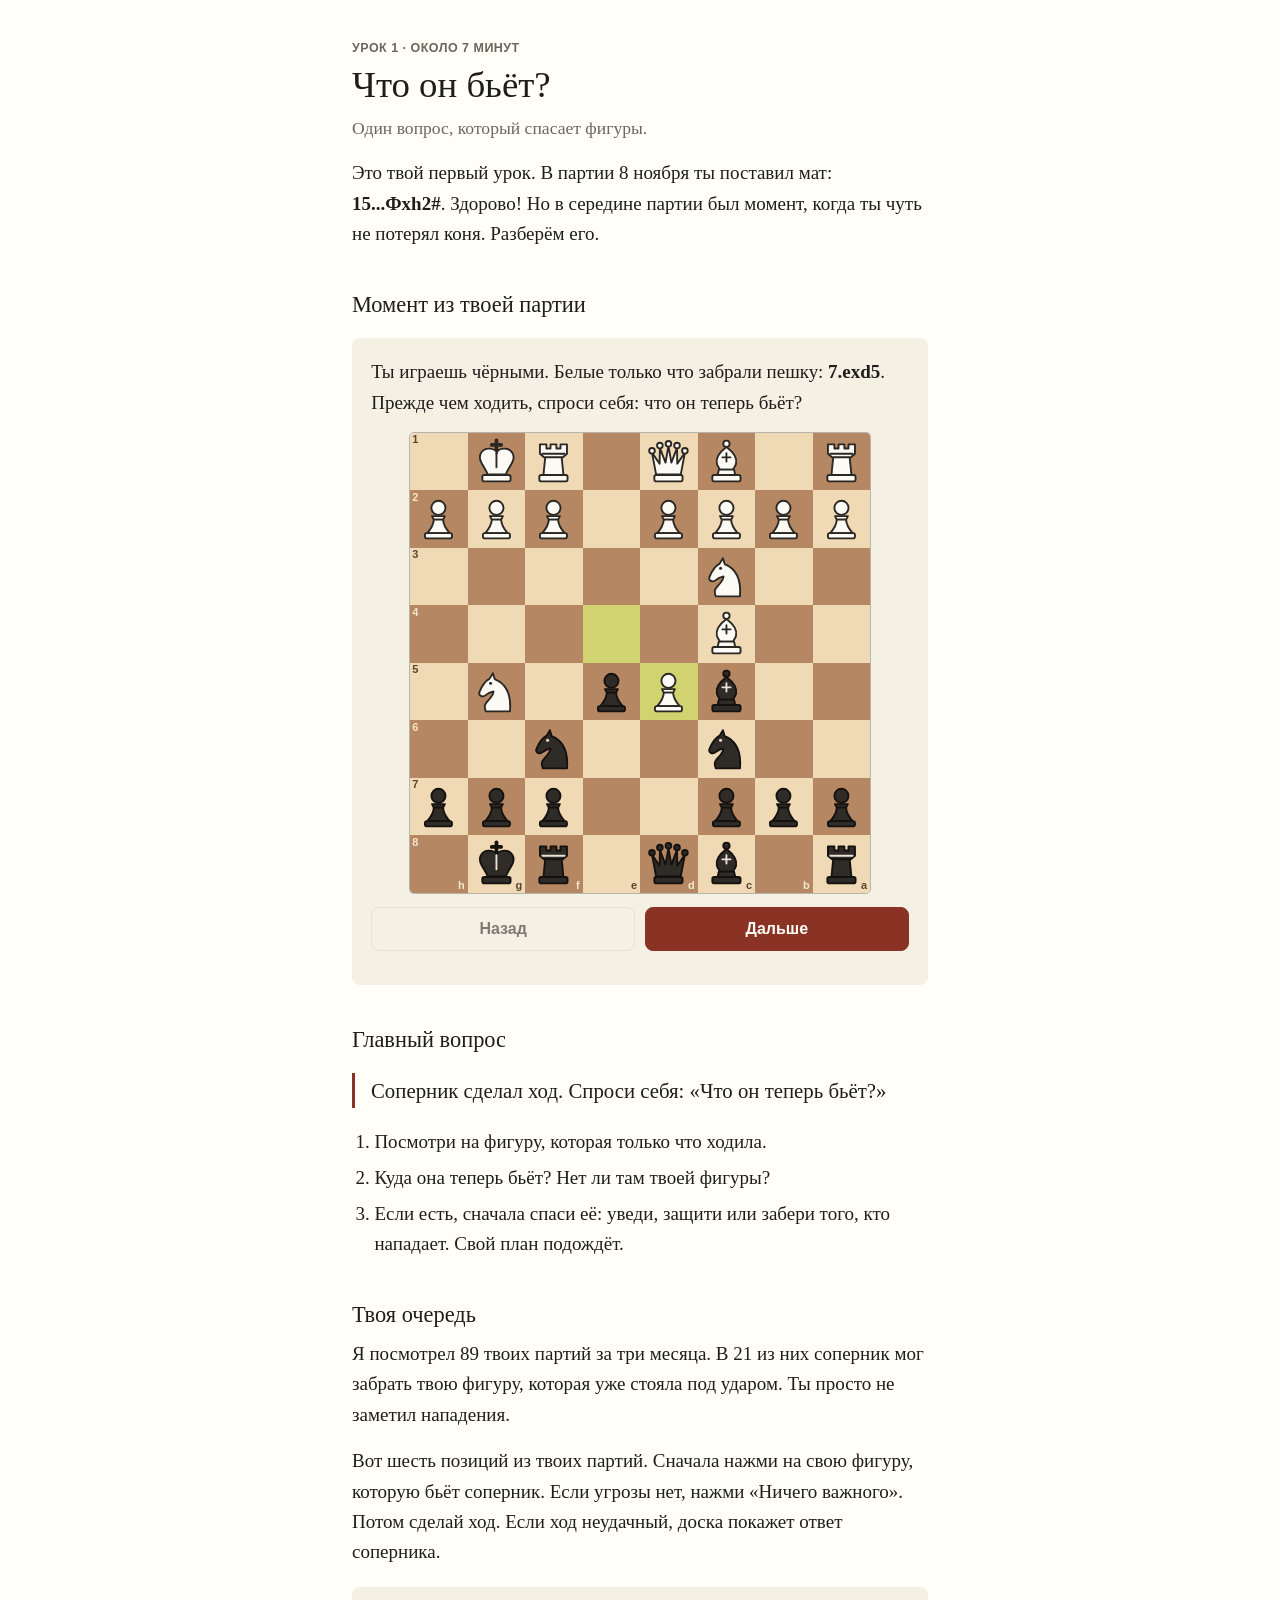
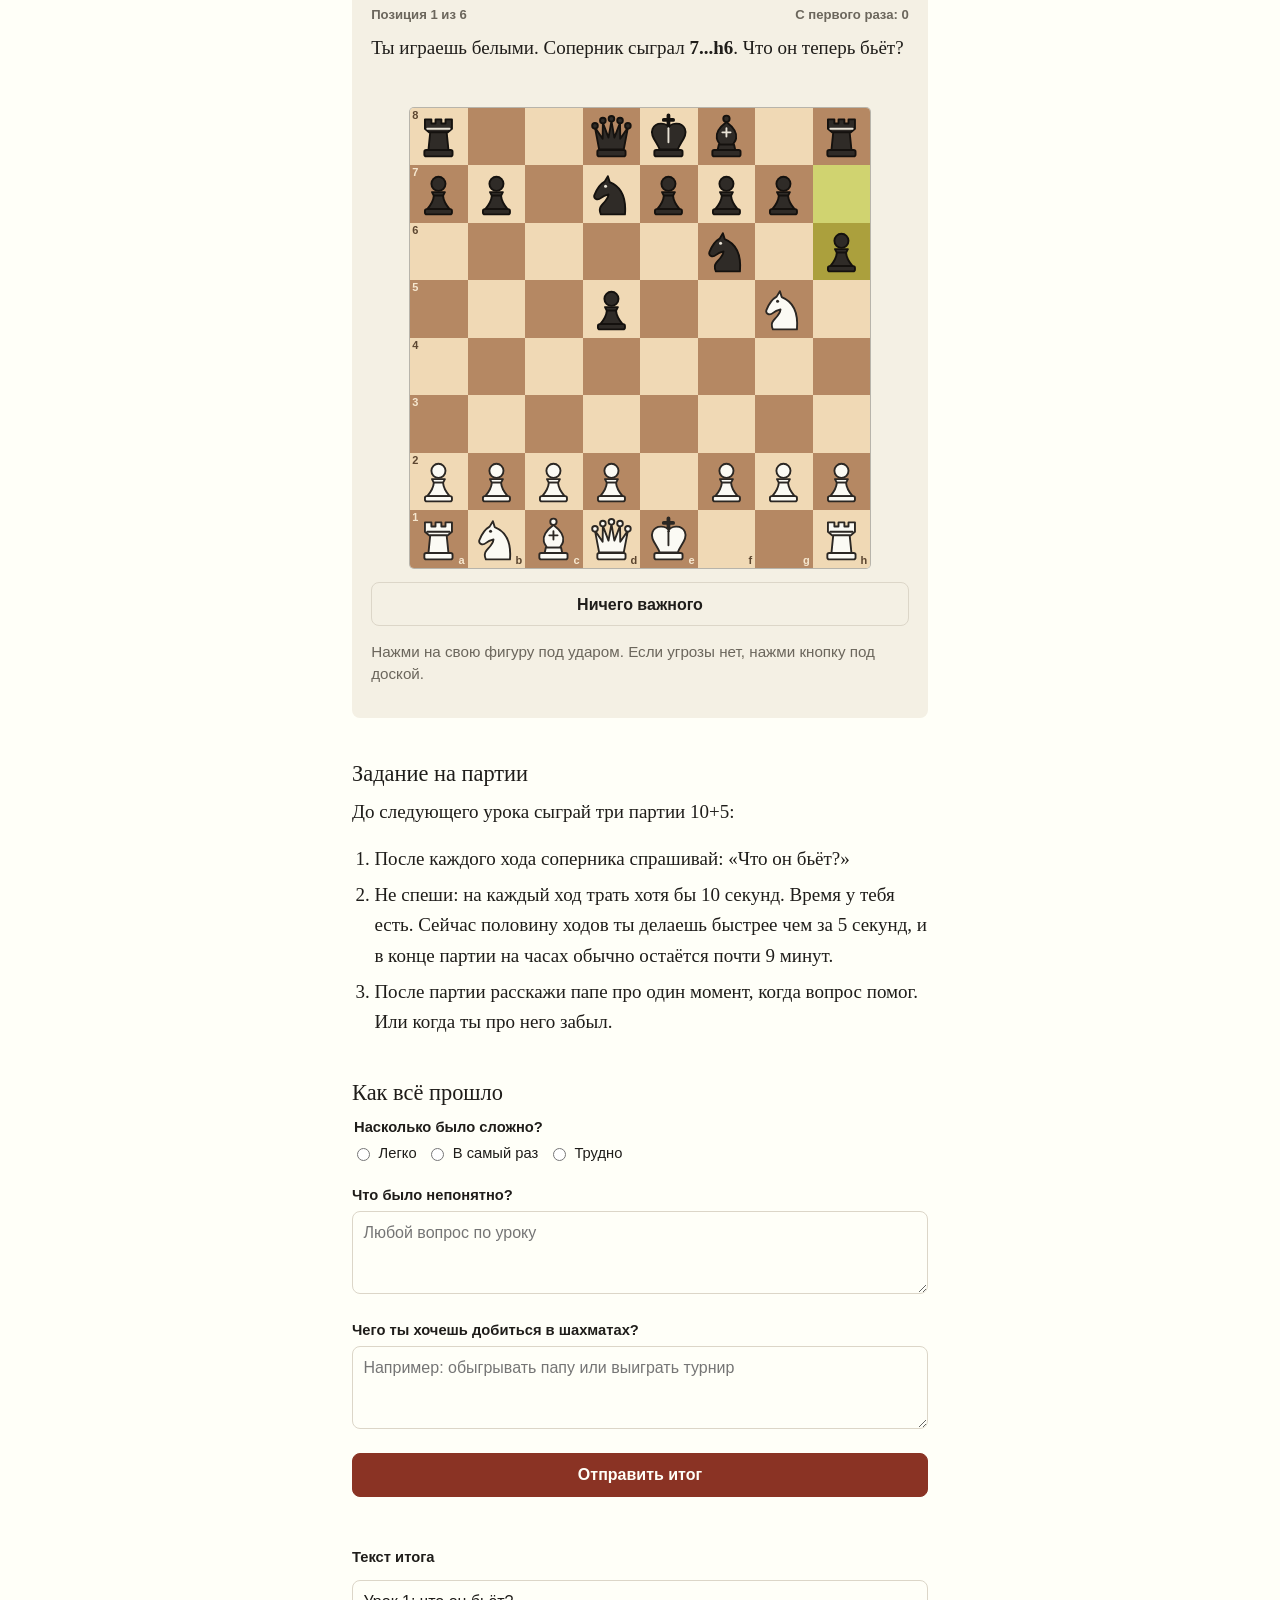
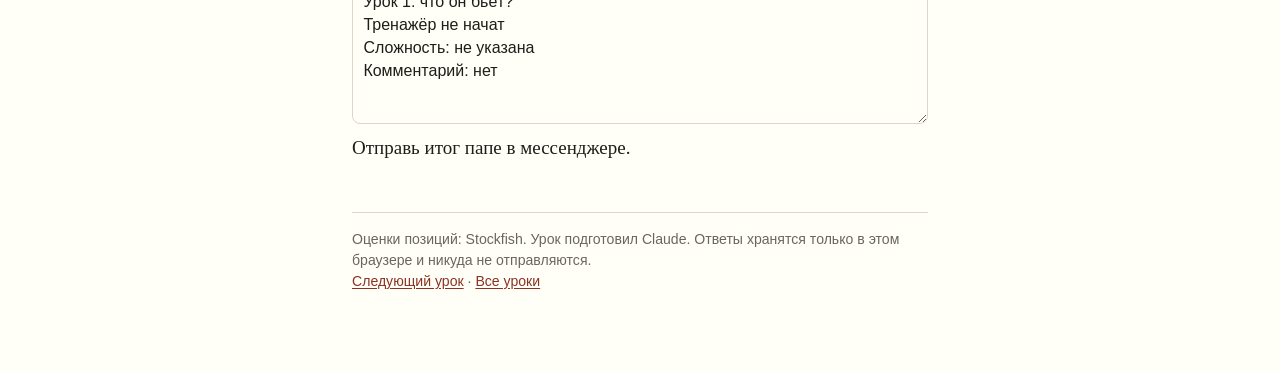
<file: junior/lessons/0001-chto-on-byot.html>
<!doctype html>
<html lang="ru">
<head>
  <meta charset="utf-8">
  <meta name="viewport" content="width=device-width, initial-scale=1">
  <meta name="color-scheme" content="light dark">
  <meta name="robots" content="noindex">
  <link rel="icon" href="data:,">
  <title>Что он бьёт?</title>
  <link rel="stylesheet" href="../../assets/course.css?v=4">
</head>
<body>
<main>
  <p class="kicker">Урок 1 · около 7 минут</p>
  <h1>Что он бьёт?</h1>
  <p class="lead">Один вопрос, который спасает фигуры.</p>

  <p>Это твой первый урок. В партии 8 ноября ты поставил мат: <strong>15...Фxh2#</strong>. Здорово! Но в середине партии был момент, когда ты чуть не потерял коня. Разберём его.</p>

  <h2>Момент из твоей партии</h2>
  <div id="example"></div>

  <h2>Главный вопрос</h2>
  <p class="key">Соперник сделал ход. Спроси себя: «Что он теперь бьёт?»</p>
  <ol>
    <li>Посмотри на фигуру, которая только что ходила.</li>
    <li>Куда она теперь бьёт? Нет ли там твоей фигуры?</li>
    <li>Если есть, сначала спаси её: уведи, защити или забери того, кто нападает. Свой план подождёт.</li>
  </ol>

  <h2>Твоя очередь</h2>
  <p>Я посмотрел 89 твоих партий за три месяца. В 21 из них соперник мог забрать твою фигуру, которая уже стояла под ударом. Ты просто не заметил нападения.</p>
  <p>Вот шесть позиций из твоих партий. Сначала нажми на свою фигуру, которую бьёт соперник. Если угрозы нет, нажми «Ничего важного». Потом сделай ход. Если ход неудачный, доска покажет ответ соперника.</p>
  <div id="trainer"></div>

  <h2>Задание на партии</h2>
  <p>До следующего урока сыграй три партии 10+5:</p>
  <ol>
    <li>После каждого хода соперника спрашивай: «Что он бьёт?»</li>
    <li>Не спеши: на каждый ход трать хотя бы 10 секунд. Время у тебя есть. Сейчас половину ходов ты делаешь быстрее чем за 5 секунд, и в конце партии на часах обычно остаётся почти 9 минут.</li>
    <li>После партии расскажи папе про один момент, когда вопрос помог. Или когда ты про него забыл.</li>
  </ol>

  <h2>Как всё прошло</h2>
  <form class="form" id="result">
    <fieldset>
      <legend>Насколько было сложно?</legend>
      <div class="opts">
        <label><input type="radio" name="difficulty" value="легко"> Легко</label>
        <label><input type="radio" name="difficulty" value="в самый раз"> В самый раз</label>
        <label><input type="radio" name="difficulty" value="трудно"> Трудно</label>
      </div>
    </fieldset>
    <label for="comment">Что было непонятно?</label>
    <textarea id="comment" placeholder="Любой вопрос по уроку"></textarea>
    <p></p>
    <label for="goal">Чего ты хочешь добиться в шахматах?</label>
    <textarea id="goal" data-line="Цель" placeholder="Например: обыгрывать папу или выиграть турнир"></textarea>
    <div class="btn-row">
      <button class="btn primary" type="button" data-send>Отправить итог</button>
    </div>
    <p class="form-status" role="status"></p>
    <label for="summary">Текст итога</label>
    <textarea class="out" id="summary" readonly></textarea>
  </form>
  <p>Отправь итог папе в мессенджере.</p>

  <p class="foot">
    Оценки позиций: Stockfish. Урок подготовил Claude. Ответы хранятся только в этом браузере и никуда не отправляются.<br>
    <a href="0002-dve-figury-pod-udarom.html">Следующий урок</a> · <a href="../index.html">Все уроки</a>
  </p>
</main>
<script src="../../assets/board.js?v=4"></script>
<script src="../../assets/trainer.js?v=5"></script>
<script>
  var form = Lesson.ResultForm(document.getElementById('result'), { title: 'Урок 1: что он бьёт?' });

  Lesson.StepBoard(document.getElementById('example'), {
    orientation: 'black',
    steps: [{"fen":"r1bq1rk1/ppp2ppp/2n2n2/2bPp1N1/2B5/2N5/PPPP1PPP/R1BQ1RK1 b - - 0 7","marks":[{"sq":"e4","kind":"last"},{"sq":"d5","kind":"last"}],"text":"Ты играешь чёрными. Белые только что забрали пешку: <strong>7.exd5</strong>. Прежде чем ходить, спроси себя: что он теперь бьёт?"},{"fen":"r1bq1rk1/ppp2ppp/2n2n2/2bPp1N1/2B5/2N5/PPPP1PPP/R1BQ1RK1 b - - 0 7","marks":[{"sq":"e4","kind":"last"},{"sq":"d5","kind":"last"}],"arrows":[{"from":"d5","to":"c6","kind":"danger"}],"text":"Пешка d5 бьёт твоего коня c6. Пешка стоит 1 очко, конь — 3. Отдать коня за пешку — плохой обмен."},{"fen":"r1bq1rk1/ppp2ppp/2n5/2bPp1N1/2B3n1/2N5/PPPP1PPP/R1BQ1RK1 w - - 1 8","marks":[{"sq":"f6","kind":"last"},{"sq":"g4","kind":"last"}],"arrows":[{"from":"d5","to":"c6","kind":"danger"}],"text":"В партии ты сыграл <strong>7...Кg4</strong> за 4 секунды. Конь c6 так и остался под ударом, и белые могли выиграть фигуру."},{"fen":"r1bq1rk1/ppp2ppp/2n2n2/2bPp1N1/2B5/2N5/PPPP1PPP/R1BQ1RK1 b - - 0 7","marks":[{"sq":"e4","kind":"last"},{"sq":"d5","kind":"last"}],"arrows":[{"from":"c8","to":"g4","kind":"good"},{"from":"g4","to":"d1","kind":"plan"}],"text":"Лучше было <strong>7...Сg4</strong>: слон нападает на ферзя d1, и белым сначала надо спасать ферзя. Можно было и просто увести коня: <strong>7...Кd4</strong> или <strong>7...Кa5</strong>."},{"fen":"r1bq1rk1/ppp2ppp/2n5/2bPp1N1/2BP2n1/2N5/PPP2PPP/R1BQ1RK1 b - d3 0 8","marks":[{"sq":"d2","kind":"last"},{"sq":"d4","kind":"last"}],"arrows":[{"from":"d4","to":"c5","kind":"danger"},{"from":"d5","to":"c6","kind":"danger"}],"text":"Белые не забрали коня и сыграли <strong>8.d4</strong>. Теперь под ударом две фигуры: слон c5 и конь c6. Ход <strong>8...exd4</strong> спас слона, но конь остался под ударом. Спасал обоих <strong>8...Кxd4</strong>: конь уходит и сам забирает пешку."},{"fen":"r1bq1rk1/ppp2ppp/2n5/2bP2N1/2Bp2Q1/2N5/PPP2PPP/R1B2RK1 b - - 0 9","marks":[{"sq":"d1","kind":"last"},{"sq":"g4","kind":"last"}],"arrows":[{"from":"c8","to":"g4","kind":"good"}],"text":"А потом ошибся соперник. Он забрал коня ферзём, <strong>9.Фxg4</strong>, и не заметил, что поле g4 бьёт твой слон c8. Ты забрал ферзя и на 15-м ходу поставил мат. Соперник не задал себе вопрос этого урока. А ты задавай."}]
  });

  Lesson.ThreatTrainer(document.getElementById('trainer'), {
    items: [{"side":"white","fen":"r2qkb1r/pp1nppp1/5n1p/3p2N1/8/8/PPPP1PPP/RNBQK2R w KQkq - 0 8","last":{"from":"h7","to":"h6"},"label":"7...h6","threats":["g5"],"noneOk":false,"threatArrows":[{"from":"h6","to":"g5"}],"threatNote":"Пешка h6 бьёт коня g5.","moves":{"g5f3":{"ok":true,"san":"8.Кf3","reply":{"from":"e7","to":"e5","san":"8...e5"}},"g5h3":{"ok":true,"san":"8.Кh3","reply":{"from":"d5","to":"d4","san":"8...d4"}},"g5f7":{"ok":false,"san":"8.Кxf7","reply":{"from":"e8","to":"f7","san":"8...Крxf7"}},"f2f4":{"ok":false,"san":"8.f4","reply":{"from":"h6","to":"g5","san":"8...hxg5"}},"d2d4":{"ok":false,"san":"8.d4","reply":{"from":"h6","to":"g5","san":"8...hxg5"}},"g5e6":{"ok":false,"san":"8.Кe6","reply":{"from":"f7","to":"e6","san":"8...fxe6"}},"d2d3":{"ok":false,"san":"8.d3","reply":{"from":"h6","to":"g5","san":"8...hxg5"}},"e1g1":{"ok":false,"san":"8.0-0","reply":{"from":"h6","to":"g5","san":"8...hxg5"}},"h2h3":{"ok":false,"san":"8.h3","reply":{"from":"h6","to":"g5","san":"8...hxg5"}},"f2f3":{"ok":false,"san":"8.f3","reply":{"from":"h6","to":"g5","san":"8...hxg5"}},"c2c4":{"ok":false,"san":"8.c4","reply":{"from":"h6","to":"g5","san":"8...hxg5"}},"d1e2":{"ok":false,"san":"8.Фe2","reply":{"from":"h6","to":"g5","san":"8...hxg5"}},"b1c3":{"ok":false,"san":"8.Кc3","reply":{"from":"h6","to":"g5","san":"8...hxg5"}},"c2c3":{"ok":false,"san":"8.c3","reply":{"from":"h6","to":"g5","san":"8...hxg5"}},"d1f3":{"ok":false,"san":"8.Фf3","reply":{"from":"h6","to":"g5","san":"8...hxg5"}},"g2g3":{"ok":false,"san":"8.g3","reply":{"from":"h6","to":"g5","san":"8...hxg5"}},"e1f1":{"ok":false,"san":"8.Крf1","reply":{"from":"h6","to":"g5","san":"8...hxg5"}},"g2g4":{"ok":false,"san":"8.g4","reply":{"from":"h6","to":"g5","san":"8...hxg5"}},"h2h4":{"ok":false,"san":"8.h4","reply":{"from":"h6","to":"g5","san":"8...hxg5"}},"b1a3":{"ok":false,"san":"8.Кa3","reply":{"from":"h6","to":"g5","san":"8...hxg5"}},"a2a4":{"ok":false,"san":"8.a4","reply":{"from":"h6","to":"g5","san":"8...hxg5"}},"g5e4":{"ok":false,"san":"8.Кe4","reply":{"from":"f6","to":"e4","san":"8...Кxe4"}},"b2b3":{"ok":false,"san":"8.b3","reply":{"from":"h6","to":"g5","san":"8...hxg5"}},"g5h7":{"ok":false,"san":"8.Кh7","reply":{"from":"f6","to":"h7","san":"8...Кxh7"}},"e1e2":{"ok":false,"san":"8.Крe2","reply":{"from":"h6","to":"g5","san":"8...hxg5"}},"h1g1":{"ok":false,"san":"8.Лg1","reply":{"from":"h6","to":"g5","san":"8...hxg5"}},"a2a3":{"ok":false,"san":"8.a3","reply":{"from":"h6","to":"g5","san":"8...hxg5"}},"h1f1":{"ok":false,"san":"8.Лf1","reply":{"from":"h6","to":"g5","san":"8...hxg5"}},"b2b4":{"ok":false,"san":"8.b4","reply":{"from":"h6","to":"g5","san":"8...hxg5"}},"d1g4":{"ok":false,"san":"8.Фg4","reply":{"from":"f6","to":"g4","san":"8...Кxg4"}},"d1h5":{"ok":false,"san":"8.Фh5","reply":{"from":"f6","to":"h5","san":"8...Кxh5"}}},"best":"g5f3","note":"Коня надо увести: лучше всего 8.Кf3, можно и 8.Кh3. В партии было 8.d4, и пешка забрала коня."},{"side":"black","fen":"rnbqkb1r/pppp1ppp/8/4N3/4n3/3P4/PPP2PPP/RNBQKB1R b KQkq - 0 4","last":{"from":"d2","to":"d3"},"label":"4.d3","threats":["e4"],"noneOk":false,"threatArrows":[{"from":"d3","to":"e4"}],"threatNote":"Пешка d3 бьёт коня e4.","moves":{"e4f6":{"ok":true,"san":"4...Кf6","reply":{"from":"d3","to":"d4","san":"5.d4"}},"e4g5":{"ok":true,"san":"4...Кg5","reply":{"from":"d1","to":"h5","san":"5.Фh5"}},"e4d6":{"ok":true,"san":"4...Кd6","reply":{"from":"d3","to":"d4","san":"5.d4"}},"d7d6":{"ok":true,"san":"4...d6","reply":{"from":"e5","to":"f7","san":"5.Кxf7"}},"e4c5":{"ok":true,"san":"4...Кc5","reply":{"from":"d3","to":"d4","san":"5.d4"}},"d8e7":{"ok":false,"san":"4...Фe7","reply":{"from":"d3","to":"e4","san":"5.dxe4"}},"c7c6":{"ok":false,"san":"4...c6","reply":{"from":"d3","to":"e4","san":"5.dxe4"}},"f8d6":{"ok":false,"san":"4...Сd6","reply":{"from":"e5","to":"f7","san":"5.Кxf7"}},"f8b4":{"ok":false,"san":"4...Сb4+","reply":{"from":"c2","to":"c3","san":"5.c3"}},"e4f2":{"ok":false,"san":"4...Кxf2","reply":{"from":"d1","to":"e2","san":"5.Фe2"}},"d8h4":{"ok":false,"san":"4...Фh4","reply":{"from":"d3","to":"e4","san":"5.dxe4"}},"d8f6":{"ok":false,"san":"4...Фf6","reply":{"from":"e5","to":"g4","san":"5.Кg4"}},"f7f5":{"ok":false,"san":"4...f5","reply":{"from":"d3","to":"e4","san":"5.dxe4"}},"b8c6":{"ok":false,"san":"4...Кc6","reply":{"from":"e5","to":"c6","san":"5.Кxc6"}},"d7d5":{"ok":false,"san":"4...d5","reply":{"from":"d3","to":"e4","san":"5.dxe4"}},"b7b6":{"ok":false,"san":"4...b6","reply":{"from":"d3","to":"e4","san":"5.dxe4"}},"f8c5":{"ok":false,"san":"4...Сc5","reply":{"from":"d3","to":"e4","san":"5.dxe4"}},"a7a6":{"ok":false,"san":"4...a6","reply":{"from":"d3","to":"e4","san":"5.dxe4"}},"g7g5":{"ok":false,"san":"4...g5","reply":{"from":"d3","to":"e4","san":"5.dxe4"}},"f8e7":{"ok":false,"san":"4...Сe7","reply":{"from":"d3","to":"e4","san":"5.dxe4"}},"g7g6":{"ok":false,"san":"4...g6","reply":{"from":"d3","to":"e4","san":"5.dxe4"}},"e4d2":{"ok":false,"san":"4...Кd2","reply":{"from":"c1","to":"d2","san":"5.Сxd2"}},"h7h6":{"ok":false,"san":"4...h6","reply":{"from":"d3","to":"e4","san":"5.dxe4"}},"b7b5":{"ok":false,"san":"4...b5","reply":{"from":"d3","to":"e4","san":"5.dxe4"}},"h7h5":{"ok":false,"san":"4...h5","reply":{"from":"d3","to":"e4","san":"5.dxe4"}},"a7a5":{"ok":false,"san":"4...a5","reply":{"from":"d3","to":"e4","san":"5.dxe4"}},"e4g3":{"ok":false,"san":"4...Кg3","reply":{"from":"h2","to":"g3","san":"5.hxg3"}},"b8a6":{"ok":false,"san":"4...Кa6","reply":{"from":"d3","to":"e4","san":"5.dxe4"}},"f8a3":{"ok":false,"san":"4...Сa3","reply":{"from":"d3","to":"e4","san":"5.dxe4"}},"f7f6":{"ok":false,"san":"4...f6","reply":{"from":"d3","to":"e4","san":"5.dxe4"}},"e4c3":{"ok":false,"san":"4...Кc3","reply":{"from":"b1","to":"c3","san":"5.Кxc3"}},"h8g8":{"ok":false,"san":"4...Лg8","reply":{"from":"d3","to":"e4","san":"5.dxe4"}},"c7c5":{"ok":false,"san":"4...c5","reply":{"from":"d3","to":"e4","san":"5.dxe4"}},"e8e7":{"ok":false,"san":"4...Крe7","reply":{"from":"d3","to":"e4","san":"5.dxe4"}},"d8g5":{"ok":false,"san":"4...Фg5","reply":{"from":"c1","to":"g5","san":"5.Сxg5"}}},"best":"e4f6","note":"Лучше всего 4...Кf6: конь уходит и защищает короля. Годятся и 4...Кg5, 4...Кd6, 4...Кc5. В партии было 4...Сc5, и пешка забрала коня."},{"side":"white","fen":"r2qk2r/ppp2ppp/2np1n2/4p3/2B1P1b1/P1P2N2/1PP2PPP/R1BQ1RK1 w kq - 2 8","last":{"from":"c8","to":"g4"},"label":"7...Сg4","threats":["f3"],"noneOk":true,"threatArrows":[{"from":"g4","to":"f3"}],"threatNote":"Слон g4 смотрит на коня f3, но коня защищают ферзь d1 и пешка g2. Если слон заберёт коня, ты заберёшь слона. Это размен, а не потеря.","moves":{"h2h3":{"ok":true,"san":"8.h3","reply":{"from":"g4","to":"d7","san":"8...Сd7"}},"d1d3":{"ok":true,"san":"8.Фd3","reply":{"from":"h7","to":"h6","san":"8...h6"}},"a3a4":{"ok":true,"san":"8.a4","reply":{"from":"a7","to":"a5","san":"8...a5"}},"c4d3":{"ok":true,"san":"8.Сd3","reply":{"from":"h7","to":"h6","san":"8...h6"}},"d1e2":{"ok":true,"san":"8.Фe2","reply":{"from":"h7","to":"h6","san":"8...h6"}},"b2b3":{"ok":true,"san":"8.b3","reply":{"from":"h7","to":"h6","san":"8...h6"}},"a1b1":{"ok":true,"san":"8.Лb1","reply":{"from":"d8","to":"d7","san":"8...Фd7"}},"f1e1":{"ok":true,"san":"8.Лe1","reply":{"from":"h7","to":"h6","san":"8...h6"}},"b2b4":{"ok":true,"san":"8.b4","reply":{"from":"a7","to":"a5","san":"8...a5"}},"c4e2":{"ok":true,"san":"8.Сe2","reply":{"from":"h7","to":"h6","san":"8...h6"}},"c1e3":{"ok":true,"san":"8.Сe3","reply":{"from":"d8","to":"e7","san":"8...Фe7"}},"g1h1":{"ok":true,"san":"8.Крh1","reply":{"from":"d8","to":"d7","san":"8...Фd7"}},"c4b3":{"ok":true,"san":"8.Сb3","reply":{"from":"h7","to":"h6","san":"8...h6"}},"c4a2":{"ok":true,"san":"8.Сa2","reply":{"from":"h7","to":"h6","san":"8...h6"}},"c1g5":{"ok":true,"san":"8.Сg5","reply":{"from":"h7","to":"h6","san":"8...h6"}},"g2g3":{"ok":false,"san":"8.g3","reply":{"from":"f6","to":"e4","san":"8...Кxe4"}},"a1a2":{"ok":false,"san":"8.Лa2","reply":{"from":"d8","to":"d7","san":"8...Фd7"}},"h2h4":{"ok":false,"san":"8.h4","reply":{"from":"h7","to":"h6","san":"8...h6"}},"c4b5":{"ok":false,"san":"8.Сb5","reply":{"from":"f6","to":"e4","san":"8...Кxe4"}},"c4d5":{"ok":false,"san":"8.Сd5","reply":{"from":"f6","to":"d5","san":"8...Кxd5"}},"d1d2":{"ok":false,"san":"8.Фd2","reply":{"from":"g4","to":"f3","san":"8...Сxf3"}},"d1e1":{"ok":false,"san":"8.Фe1","reply":{"from":"g4","to":"f3","san":"8...Сxf3"}},"c1d2":{"ok":false,"san":"8.Сd2","reply":{"from":"f6","to":"e4","san":"8...Кxe4"}},"c4f7":{"ok":false,"san":"8.Сxf7+","reply":{"from":"e8","to":"f7","san":"8...Крxf7"}},"f3e5":{"ok":false,"san":"8.Кxe5","reply":{"from":"g4","to":"d1","san":"8...Сxd1"}},"c1h6":{"ok":false,"san":"8.Сh6","reply":{"from":"g7","to":"h6","san":"8...gxh6"}},"c4a6":{"ok":false,"san":"8.Сa6","reply":{"from":"b7","to":"a6","san":"8...bxa6"}},"f3g5":{"ok":false,"san":"8.Кg5","reply":{"from":"g4","to":"d1","san":"8...Сxd1"}},"c1f4":{"ok":false,"san":"8.Сf4","reply":{"from":"e5","to":"f4","san":"8...exf4"}},"f3d4":{"ok":false,"san":"8.Кd4","reply":{"from":"g4","to":"d1","san":"8...Сxd1"}},"f3h4":{"ok":false,"san":"8.Кh4","reply":{"from":"g4","to":"d1","san":"8...Сxd1"}},"c4e6":{"ok":false,"san":"8.Сe6","reply":{"from":"f7","to":"e6","san":"8...fxe6"}},"f3d2":{"ok":false,"san":"8.Кd2","reply":{"from":"g4","to":"d1","san":"8...Сxd1"}},"d1d5":{"ok":false,"san":"8.Фd5","reply":{"from":"f6","to":"d5","san":"8...Кxd5"}},"d1d4":{"ok":false,"san":"8.Фd4","reply":{"from":"e5","to":"d4","san":"8...exd4"}},"f3e1":{"ok":false,"san":"8.Кe1","reply":{"from":"g4","to":"d1","san":"8...Сxd1"}},"d1d6":{"ok":false,"san":"8.Фxd6","reply":{"from":"c7","to":"d6","san":"8...cxd6"}}},"best":"h2h3","note":"Здесь годится много спокойных ходов. В партии было 8.h3: пешка прогоняет слона."},{"side":"white","fen":"r1bqkb1r/ppp2ppp/5n2/n2Pp1N1/2B5/8/PPPP1PPP/RNBQK2R w KQkq - 1 6","last":{"from":"c6","to":"a5"},"label":"5...Кa5","threats":["c4"],"noneOk":false,"threatArrows":[{"from":"a5","to":"c4"}],"threatNote":"Конь a5 бьёт слона c4.","moves":{"c4b5":{"ok":true,"san":"6.Сb5+","reply":{"from":"c7","to":"c6","san":"6...c6"}},"d2d3":{"ok":true,"san":"6.d3","reply":{"from":"h7","to":"h6","san":"6...h6"}},"c4e2":{"ok":true,"san":"6.Сe2","reply":{"from":"h7","to":"h6","san":"6...h6"}},"b2b3":{"ok":true,"san":"6.b3","reply":{"from":"h7","to":"h6","san":"6...h6"}},"d1e2":{"ok":true,"san":"6.Фe2","reply":{"from":"a5","to":"c4","san":"6...Кxc4"}},"c4d3":{"ok":true,"san":"6.Сd3","reply":{"from":"f6","to":"d5","san":"6...Кxd5"}},"c4f1":{"ok":true,"san":"6.Сf1","reply":{"from":"h7","to":"h6","san":"6...h6"}},"c4b3":{"ok":true,"san":"6.Сb3","reply":{"from":"h7","to":"h6","san":"6...h6"}},"g5f7":{"ok":false,"san":"6.Кxf7","reply":{"from":"e8","to":"f7","san":"6...Крxf7"}},"d2d4":{"ok":false,"san":"6.d4","reply":{"from":"a5","to":"c4","san":"6...Кxc4"}},"e1g1":{"ok":false,"san":"6.0-0","reply":{"from":"a5","to":"c4","san":"6...Кxc4"}},"g5h7":{"ok":false,"san":"6.Кxh7","reply":{"from":"a5","to":"c4","san":"6...Кxc4"}},"g5f3":{"ok":false,"san":"6.Кf3","reply":{"from":"a5","to":"c4","san":"6...Кxc4"}},"h2h3":{"ok":false,"san":"6.h3","reply":{"from":"a5","to":"c4","san":"6...Кxc4"}},"b1c3":{"ok":false,"san":"6.Кc3","reply":{"from":"a5","to":"c4","san":"6...Кxc4"}},"b1a3":{"ok":false,"san":"6.Кa3","reply":{"from":"f8","to":"a3","san":"6...Сxa3"}},"a2a4":{"ok":false,"san":"6.a4","reply":{"from":"a5","to":"c4","san":"6...Кxc4"}},"f2f4":{"ok":false,"san":"6.f4","reply":{"from":"a5","to":"c4","san":"6...Кxc4"}},"c4a6":{"ok":false,"san":"6.Сa6","reply":{"from":"b7","to":"a6","san":"6...bxa6"}},"d5d6":{"ok":false,"san":"6.d6","reply":{"from":"a5","to":"c4","san":"6...Кxc4"}},"c2c3":{"ok":false,"san":"6.c3","reply":{"from":"a5","to":"c4","san":"6...Кxc4"}},"g5e4":{"ok":false,"san":"6.Кe4","reply":{"from":"a5","to":"c4","san":"6...Кxc4"}},"a2a3":{"ok":false,"san":"6.a3","reply":{"from":"a5","to":"c4","san":"6...Кxc4"}},"h2h4":{"ok":false,"san":"6.h4","reply":{"from":"a5","to":"c4","san":"6...Кxc4"}},"d1f3":{"ok":false,"san":"6.Фf3","reply":{"from":"a5","to":"c4","san":"6...Кxc4"}},"f2f3":{"ok":false,"san":"6.f3","reply":{"from":"a5","to":"c4","san":"6...Кxc4"}},"g5e6":{"ok":false,"san":"6.Кe6","reply":{"from":"f7","to":"e6","san":"6...fxe6"}},"h1g1":{"ok":false,"san":"6.Лg1","reply":{"from":"a5","to":"c4","san":"6...Кxc4"}},"g2g3":{"ok":false,"san":"6.g3","reply":{"from":"a5","to":"c4","san":"6...Кxc4"}},"h1f1":{"ok":false,"san":"6.Лf1","reply":{"from":"a5","to":"c4","san":"6...Кxc4"}},"b2b4":{"ok":false,"san":"6.b4","reply":{"from":"a5","to":"c4","san":"6...Кxc4"}},"e1f1":{"ok":false,"san":"6.Крf1","reply":{"from":"a5","to":"c4","san":"6...Кxc4"}},"e1e2":{"ok":false,"san":"6.Крe2","reply":{"from":"a5","to":"c4","san":"6...Кxc4"}},"g2g4":{"ok":false,"san":"6.g4","reply":{"from":"a5","to":"c4","san":"6...Кxc4"}},"g5h3":{"ok":false,"san":"6.Кh3","reply":{"from":"a5","to":"c4","san":"6...Кxc4"}},"d1g4":{"ok":false,"san":"6.Фg4","reply":{"from":"f6","to":"g4","san":"6...Кxg4"}},"d1h5":{"ok":false,"san":"6.Фh5","reply":{"from":"f6","to":"h5","san":"6...Кxh5"}}},"best":"c4b5","note":"Слона можно увести (6.Сb5+, 6.Сe2, 6.Сd3) или защитить (6.d3, 6.b3). В партии было 6.d6, и конь забрал слона."},{"side":"black","fen":"r1bqkb1r/p1p1n2p/1p1p1Qp1/8/4P3/5B2/PPP2PPP/RNB1K2R b KQkq - 0 10","last":{"from":"c3","to":"f6"},"label":"10.Фxf6","threats":["h8"],"noneOk":false,"threatArrows":[{"from":"f6","to":"h8"}],"threatNote":"Ферзь f6 бьёт ладью h8 по диагонали через g7. Конь e7 тоже под ударом, но его защищают слон, ферзь и король.","moves":{"h8g8":{"ok":true,"san":"10...Лg8","reply":{"from":"b1","to":"c3","san":"11.Кc3"}},"e7c6":{"ok":false,"san":"10...Кc6","reply":{"from":"f6","to":"h8","san":"11.Фxh8"}},"e7f5":{"ok":false,"san":"10...Кf5","reply":{"from":"f6","to":"h8","san":"11.Фxh8"}},"c8a6":{"ok":false,"san":"10...Сa6","reply":{"from":"f6","to":"h8","san":"11.Фxh8"}},"c8b7":{"ok":false,"san":"10...Сb7","reply":{"from":"f6","to":"h8","san":"11.Фxh8"}},"c8e6":{"ok":false,"san":"10...Сe6","reply":{"from":"f6","to":"h8","san":"11.Фxh8"}},"d8d7":{"ok":false,"san":"10...Фd7","reply":{"from":"f6","to":"h8","san":"11.Фxh8"}},"c7c5":{"ok":false,"san":"10...c5","reply":{"from":"f6","to":"h8","san":"11.Фxh8"}},"c8d7":{"ok":false,"san":"10...Сd7","reply":{"from":"f6","to":"h8","san":"11.Фxh8"}},"a7a5":{"ok":false,"san":"10...a5","reply":{"from":"f6","to":"h8","san":"11.Фxh8"}},"c8f5":{"ok":false,"san":"10...Сf5","reply":{"from":"e4","to":"f5","san":"11.exf5"}},"f8g7":{"ok":false,"san":"10...Сg7","reply":{"from":"f6","to":"g7","san":"11.Фxg7"}},"h7h5":{"ok":false,"san":"10...h5","reply":{"from":"f6","to":"h8","san":"11.Фxh8"}},"e7d5":{"ok":false,"san":"10...Кd5","reply":{"from":"f6","to":"h8","san":"11.Фxh8"}},"d6d5":{"ok":false,"san":"10...d5","reply":{"from":"f6","to":"h8","san":"11.Фxh8"}},"a7a6":{"ok":false,"san":"10...a6","reply":{"from":"f6","to":"h8","san":"11.Фxh8"}},"b6b5":{"ok":false,"san":"10...b5","reply":{"from":"f6","to":"h8","san":"11.Фxh8"}},"c8g4":{"ok":false,"san":"10...Сg4","reply":{"from":"f3","to":"g4","san":"11.Сxg4"}},"g6g5":{"ok":false,"san":"10...g5","reply":{"from":"f6","to":"h8","san":"11.Фxh8"}},"c8h3":{"ok":false,"san":"10...Сh3","reply":{"from":"f6","to":"h8","san":"11.Фxh8"}},"e7g8":{"ok":false,"san":"10...Кg8","reply":{"from":"f6","to":"h8","san":"11.Фxh8"}},"e8d7":{"ok":false,"san":"10...Крd7","reply":{"from":"f6","to":"h8","san":"11.Фxh8"}},"c7c6":{"ok":false,"san":"10...c6","reply":{"from":"f6","to":"h8","san":"11.Фxh8"}},"a8b8":{"ok":false,"san":"10...Лb8","reply":{"from":"f6","to":"h8","san":"11.Фxh8"}},"h7h6":{"ok":false,"san":"10...h6","reply":{"from":"f6","to":"h8","san":"11.Фxh8"}},"f8h6":{"ok":false,"san":"10...Сh6","reply":{"from":"f6","to":"h8","san":"11.Фxh8+"}}},"best":"h8g8","note":"Спасает только 10...Лg8: ладья уходит. В партии было 10...Сb7, и ферзь забрал ладью."},{"side":"white","fen":"rn2kbnr/pbp3pp/1p2p1q1/5p2/3P1B2/1BN5/PPP2P1P/R2QK1NR w KQkq - 2 11","last":{"from":"c8","to":"b7"},"label":"10...Сb7","threats":["h1"],"noneOk":false,"threatArrows":[{"from":"b7","to":"h1"}],"threatNote":"Слон b7 бьёт ладью h1 через всю доску: длинная диагональ пустая до самого угла.","moves":{"f2f3":{"ok":true,"san":"11.f3","reply":{"from":"b8","to":"c6","san":"11...Кc6"}},"d4d5":{"ok":true,"san":"11.d5","reply":{"from":"b8","to":"d7","san":"11...Кd7"}},"c3b5":{"ok":true,"san":"11.Кb5","reply":{"from":"b7","to":"h1","san":"11...Сxh1"}},"d1e2":{"ok":false,"san":"11.Фe2","reply":{"from":"b7","to":"h1","san":"11...Сxh1"}},"b3a4":{"ok":false,"san":"11.Сa4+","reply":{"from":"b8","to":"d7","san":"11...Кd7"}},"g1h3":{"ok":false,"san":"11.Кh3","reply":{"from":"b7","to":"h1","san":"11...Сxh1"}},"d1d3":{"ok":false,"san":"11.Фd3","reply":{"from":"b7","to":"h1","san":"11...Сxh1"}},"g1f3":{"ok":false,"san":"11.Кf3","reply":{"from":"g6","to":"g2","san":"11...Фg2"}},"g1e2":{"ok":false,"san":"11.Кge2","reply":{"from":"b7","to":"h1","san":"11...Сxh1"}},"f4c7":{"ok":false,"san":"11.Сxc7","reply":{"from":"b7","to":"h1","san":"11...Сxh1"}},"d1d2":{"ok":false,"san":"11.Фd2","reply":{"from":"b7","to":"h1","san":"11...Сxh1"}},"e1d2":{"ok":false,"san":"11.Крd2","reply":{"from":"b7","to":"h1","san":"11...Сxh1"}},"f4g3":{"ok":false,"san":"11.Сg3","reply":{"from":"b7","to":"h1","san":"11...Сxh1"}},"h2h4":{"ok":false,"san":"11.h4","reply":{"from":"b7","to":"h1","san":"11...Сxh1"}},"a2a3":{"ok":false,"san":"11.a3","reply":{"from":"b7","to":"h1","san":"11...Сxh1"}},"h2h3":{"ok":false,"san":"11.h3","reply":{"from":"b7","to":"h1","san":"11...Сxh1"}},"d1c1":{"ok":false,"san":"11.Фc1","reply":{"from":"b7","to":"h1","san":"11...Сxh1"}},"b3c4":{"ok":false,"san":"11.Сc4","reply":{"from":"b7","to":"h1","san":"11...Сxh1"}},"a2a4":{"ok":false,"san":"11.a4","reply":{"from":"b7","to":"h1","san":"11...Сxh1"}},"c3e2":{"ok":false,"san":"11.Кce2","reply":{"from":"b7","to":"h1","san":"11...Сxh1"}},"e1e2":{"ok":false,"san":"11.Крe2","reply":{"from":"b7","to":"h1","san":"11...Сxh1"}},"f4e3":{"ok":false,"san":"11.Сe3","reply":{"from":"b7","to":"h1","san":"11...Сxh1"}},"f4e5":{"ok":false,"san":"11.Сe5","reply":{"from":"b7","to":"h1","san":"11...Сxh1"}},"a1c1":{"ok":false,"san":"11.Лc1","reply":{"from":"b7","to":"h1","san":"11...Сxh1"}},"e1f1":{"ok":false,"san":"11.Крf1","reply":{"from":"g6","to":"g2","san":"11...Фg2+"}},"a1b1":{"ok":false,"san":"11.Лb1","reply":{"from":"b7","to":"h1","san":"11...Сxh1"}},"f4d2":{"ok":false,"san":"11.Сd2","reply":{"from":"b7","to":"h1","san":"11...Сxh1"}},"c3d5":{"ok":false,"san":"11.Кd5","reply":{"from":"b7","to":"d5","san":"11...Сxd5"}},"b3d5":{"ok":false,"san":"11.Сd5","reply":{"from":"b7","to":"d5","san":"11...Сxd5"}},"d1f3":{"ok":false,"san":"11.Фf3","reply":{"from":"b7","to":"f3","san":"11...Сxf3"}},"f4c1":{"ok":false,"san":"11.Сc1","reply":{"from":"b7","to":"h1","san":"11...Сxh1"}},"f4g5":{"ok":false,"san":"11.Сg5","reply":{"from":"g6","to":"g5","san":"11...Фxg5"}},"c3e4":{"ok":false,"san":"11.Кe4","reply":{"from":"f5","to":"e4","san":"11...fxe4"}},"d1b1":{"ok":false,"san":"11.Фb1","reply":{"from":"b7","to":"h1","san":"11...Сxh1"}},"c3a4":{"ok":false,"san":"11.Кa4","reply":{"from":"b7","to":"h1","san":"11...Сxh1"}},"b3e6":{"ok":false,"san":"11.Сxe6","reply":{"from":"g6","to":"e6","san":"11...Фxe6+"}},"c3b1":{"ok":false,"san":"11.Кb1","reply":{"from":"b7","to":"h1","san":"11...Сxh1"}},"f4h6":{"ok":false,"san":"11.Сh6","reply":{"from":"b7","to":"h1","san":"11...Сxh1"}},"f4d6":{"ok":false,"san":"11.Сd6","reply":{"from":"f8","to":"d6","san":"11...Сxd6"}},"d1h5":{"ok":false,"san":"11.Фh5","reply":{"from":"g6","to":"h5","san":"11...Фxh5"}},"d1g4":{"ok":false,"san":"11.Фg4","reply":{"from":"g6","to":"g4","san":"11...Фxg4"}}},"best":"f2f3","note":"Диагональ можно закрыть пешкой: 11.f3 или 11.d5. Подходит и хитрый 11.Кb5: если слон заберёт ладью, конь отыграет ладью вилкой на c7. В партии было 11.Фe2, и слон забрал ладью."}],
    onFinish: function (result) { form.setResult(result); }
  });
</script>
</body>
</html>
</file>
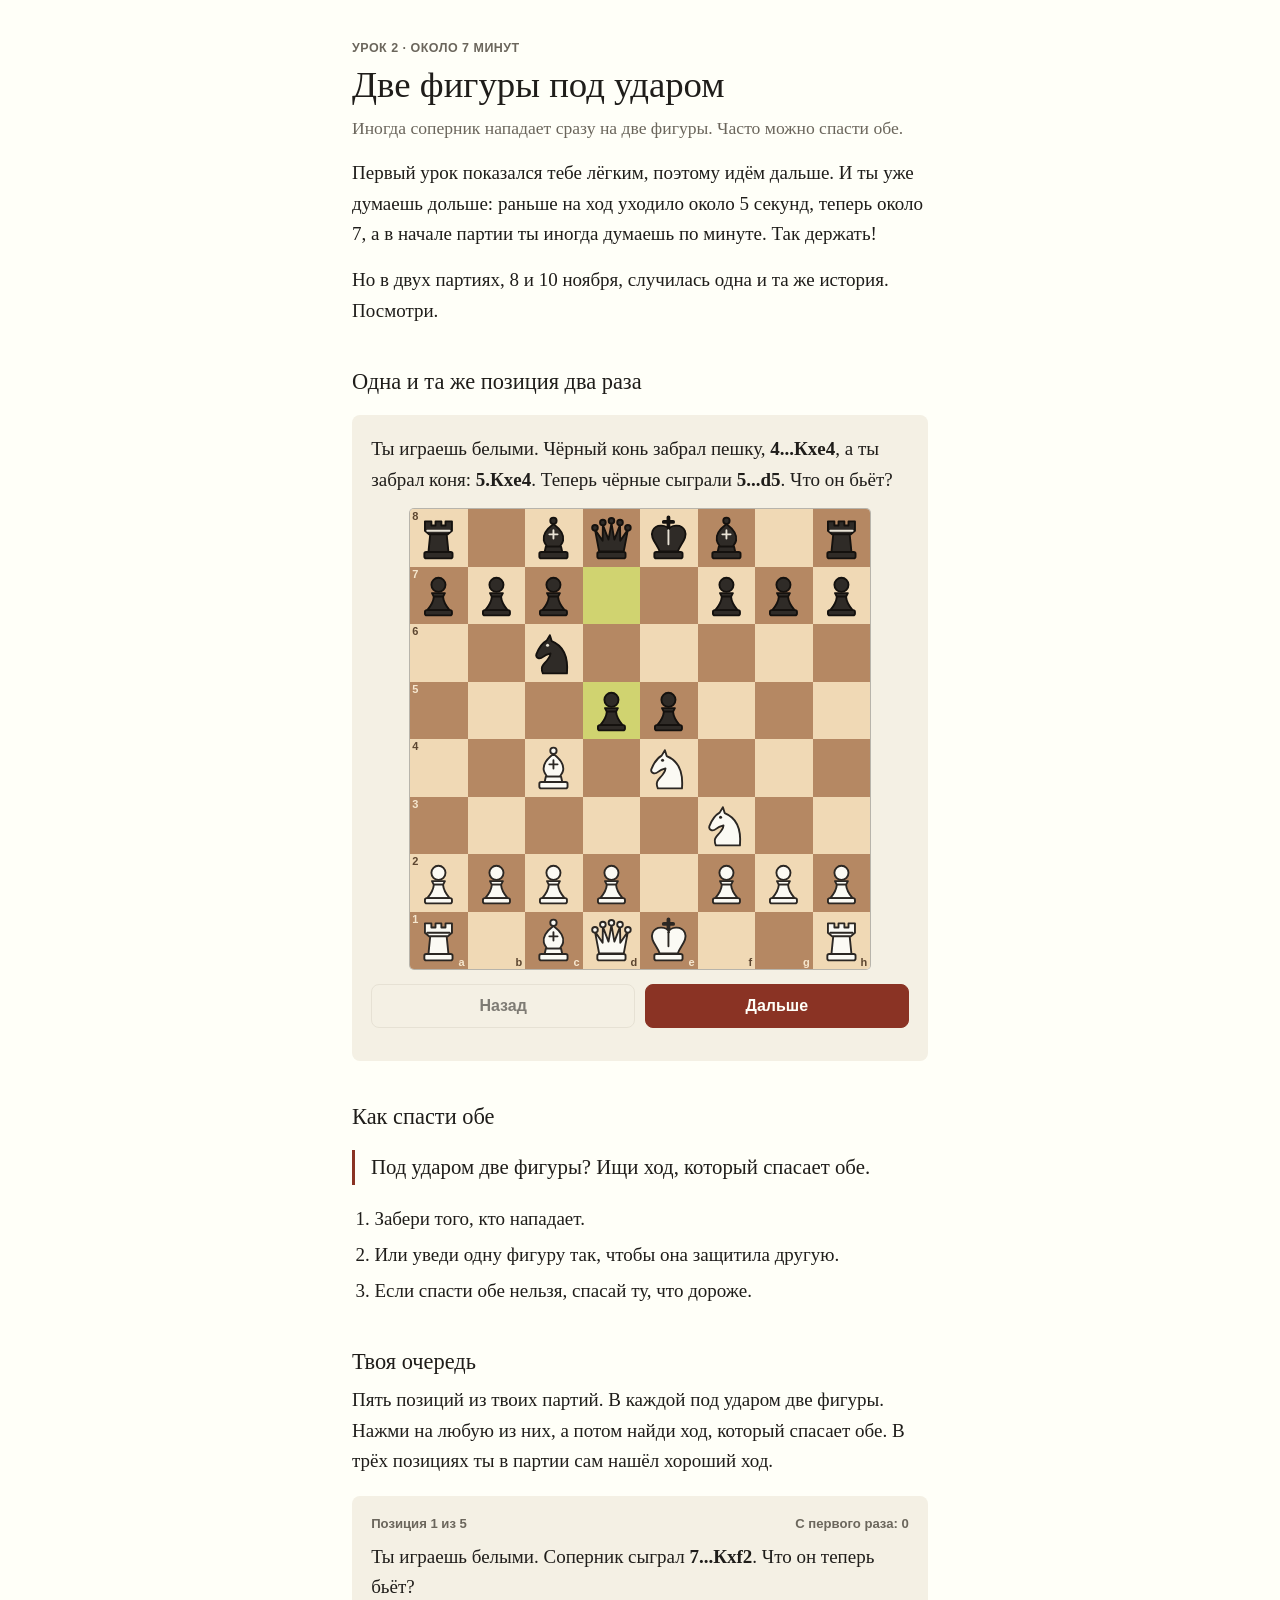
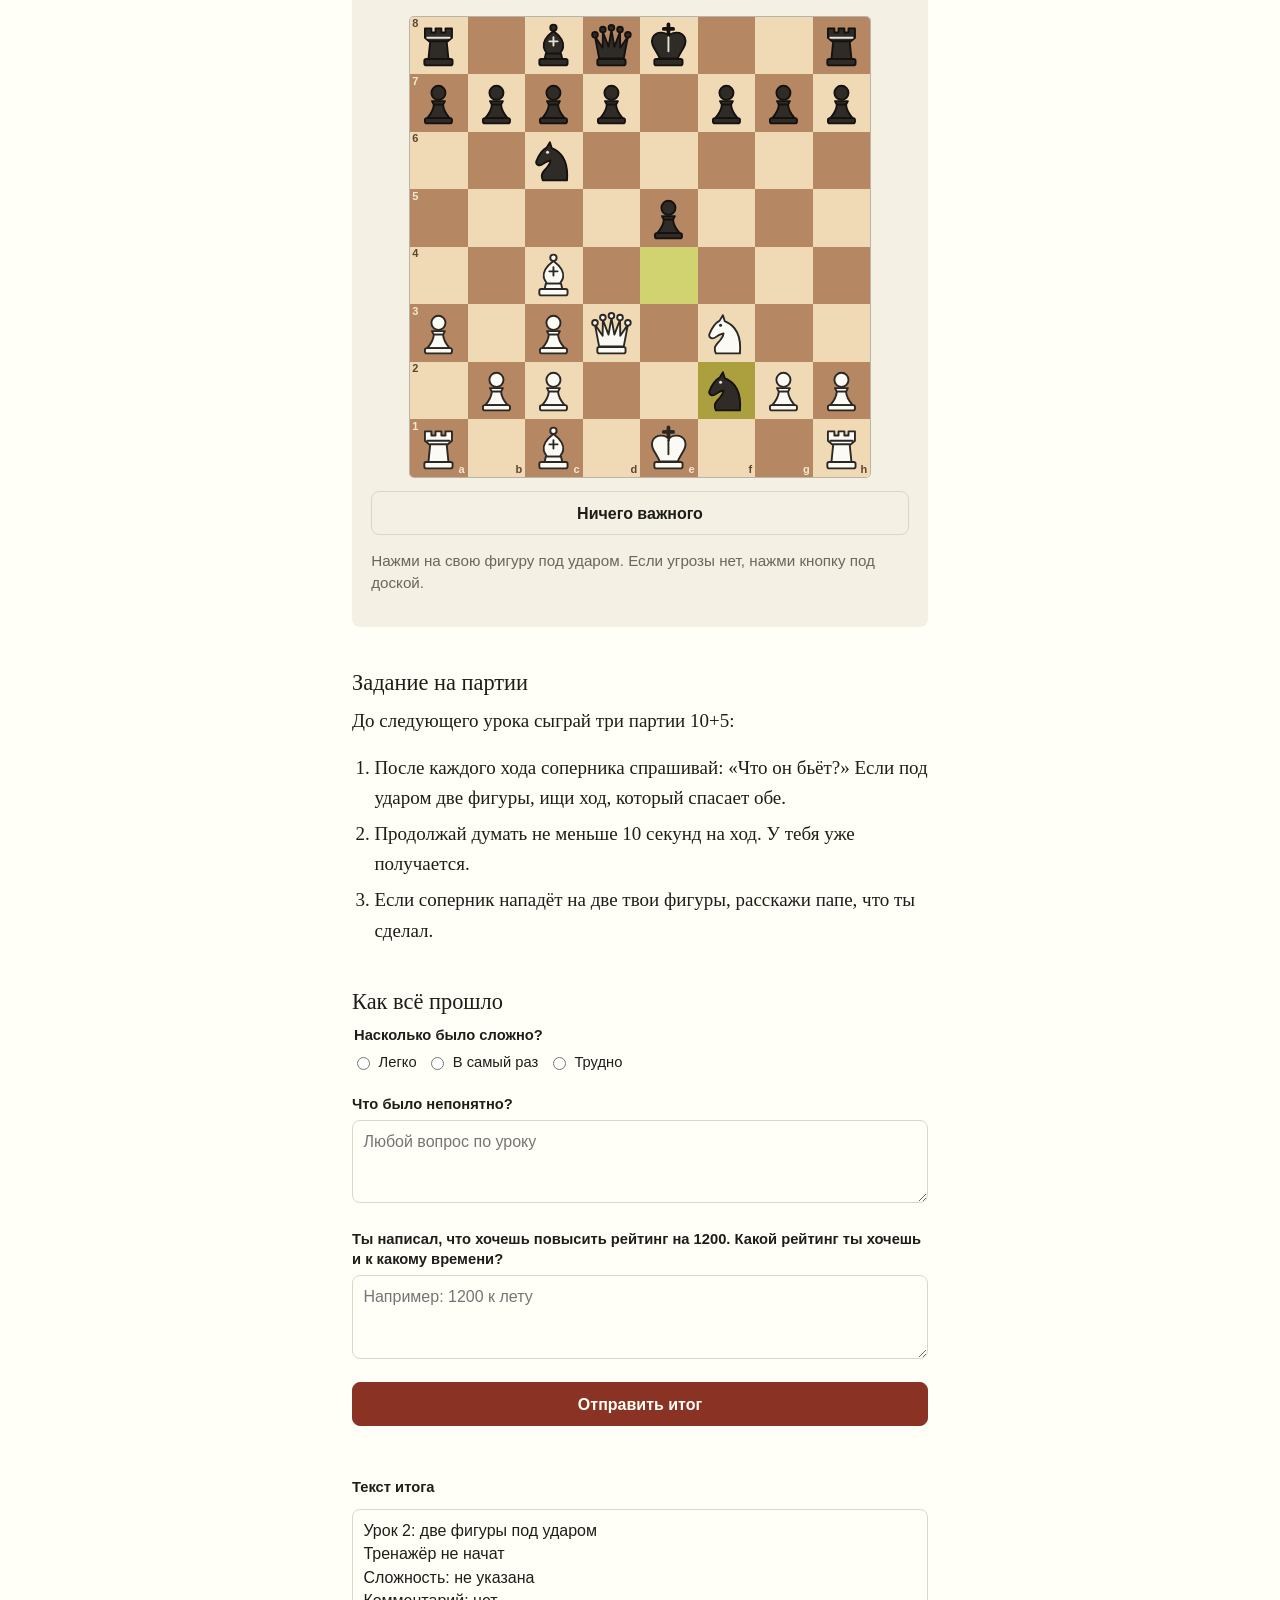
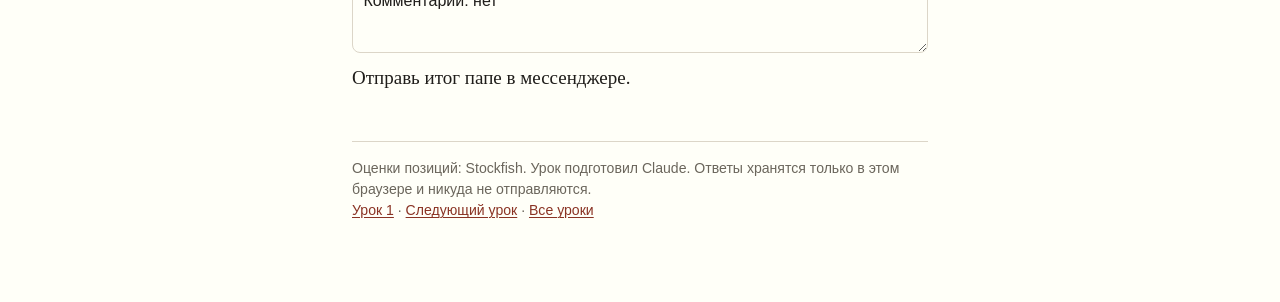
<file: junior/lessons/0002-dve-figury-pod-udarom.html>
<!doctype html>
<html lang="ru">
<head>
  <meta charset="utf-8">
  <meta name="viewport" content="width=device-width, initial-scale=1">
  <meta name="color-scheme" content="light dark">
  <meta name="robots" content="noindex">
  <link rel="icon" href="data:,">
  <title>Две фигуры под ударом</title>
  <link rel="stylesheet" href="../../assets/course.css?v=4">
</head>
<body>
<main>
  <p class="kicker">Урок 2 · около 7 минут</p>
  <h1>Две фигуры под ударом</h1>
  <p class="lead">Иногда соперник нападает сразу на две фигуры. Часто можно спасти обе.</p>

  <p>Первый урок показался тебе лёгким, поэтому идём дальше. И ты уже думаешь дольше: раньше на ход уходило около 5 секунд, теперь около 7, а в начале партии ты иногда думаешь по минуте. Так держать!</p>
  <p>Но в двух партиях, 8 и 10 ноября, случилась одна и та же история. Посмотри.</p>

  <h2>Одна и та же позиция два раза</h2>
  <div id="example"></div>

  <h2>Как спасти обе</h2>
  <p class="key">Под ударом две фигуры? Ищи ход, который спасает обе.</p>
  <ol>
    <li>Забери того, кто нападает.</li>
    <li>Или уведи одну фигуру так, чтобы она защитила другую.</li>
    <li>Если спасти обе нельзя, спасай ту, что дороже.</li>
  </ol>

  <h2>Твоя очередь</h2>
  <p>Пять позиций из твоих партий. В каждой под ударом две фигуры. Нажми на любую из них, а потом найди ход, который спасает обе. В трёх позициях ты в партии сам нашёл хороший ход.</p>
  <div id="trainer"></div>

  <h2>Задание на партии</h2>
  <p>До следующего урока сыграй три партии 10+5:</p>
  <ol>
    <li>После каждого хода соперника спрашивай: «Что он бьёт?» Если под ударом две фигуры, ищи ход, который спасает обе.</li>
    <li>Продолжай думать не меньше 10 секунд на ход. У тебя уже получается.</li>
    <li>Если соперник нападёт на две твои фигуры, расскажи папе, что ты сделал.</li>
  </ol>

  <h2>Как всё прошло</h2>
  <form class="form" id="result">
    <fieldset>
      <legend>Насколько было сложно?</legend>
      <div class="opts">
        <label><input type="radio" name="difficulty" value="легко"> Легко</label>
        <label><input type="radio" name="difficulty" value="в самый раз"> В самый раз</label>
        <label><input type="radio" name="difficulty" value="трудно"> Трудно</label>
      </div>
    </fieldset>
    <label for="comment">Что было непонятно?</label>
    <textarea id="comment" placeholder="Любой вопрос по уроку"></textarea>
    <p></p>
    <label for="goal">Ты написал, что хочешь повысить рейтинг на 1200. Какой рейтинг ты хочешь и к какому времени?</label>
    <textarea id="goal" data-line="Цель" placeholder="Например: 1200 к лету"></textarea>
    <div class="btn-row">
      <button class="btn primary" type="button" data-send>Отправить итог</button>
    </div>
    <p class="form-status" role="status"></p>
    <label for="summary">Текст итога</label>
    <textarea class="out" id="summary" readonly></textarea>
  </form>
  <p>Отправь итог папе в мессенджере.</p>

  <p class="foot">
    Оценки позиций: Stockfish. Урок подготовил Claude. Ответы хранятся только в этом браузере и никуда не отправляются.<br>
    <a href="0001-chto-on-byot.html">Урок 1</a> · <a href="0003-kuda-prygnet-kon.html">Следующий урок</a> · <a href="../index.html">Все уроки</a>
  </p>
</main>
<script src="../../assets/board.js?v=4"></script>
<script src="../../assets/trainer.js?v=5"></script>
<script>
  var form = Lesson.ResultForm(document.getElementById('result'), { title: 'Урок 2: две фигуры под ударом' });

  Lesson.StepBoard(document.getElementById('example'), {
    orientation: 'white',
    steps: [{"fen":"r1bqkb1r/ppp2ppp/2n5/3pp3/2B1N3/5N2/PPPP1PPP/R1BQK2R w KQkq d6 0 6","marks":[{"sq":"d7","kind":"last"},{"sq":"d5","kind":"last"}],"text":"Ты играешь белыми. Чёрный конь забрал пешку, <strong>4...Кxe4</strong>, а ты забрал коня: <strong>5.Кxe4</strong>. Теперь чёрные сыграли <strong>5...d5</strong>. Что он бьёт?"},{"fen":"r1bqkb1r/ppp2ppp/2n5/3pp3/2B1N3/5N2/PPPP1PPP/R1BQK2R w KQkq d6 0 6","marks":[{"sq":"d7","kind":"last"},{"sq":"d5","kind":"last"}],"arrows":[{"from":"d5","to":"c4","kind":"danger"},{"from":"d5","to":"e4","kind":"danger"}],"text":"Пешка d5 бьёт сразу две фигуры: слона c4 и коня e4. Это вилка."},{"fen":"r1bqkb1r/ppp2ppp/2n5/4p3/4p3/1B3N2/PPPP1PPP/R1BQK2R w KQkq - 0 7","marks":[{"sq":"d5","kind":"last"},{"sq":"e4","kind":"last"}],"arrows":[{"from":"e4","to":"f3","kind":"danger"}],"text":"В обеих партиях ты сыграл <strong>6.Сb3</strong>: слон спасён. Но пешка забрала коня: <strong>6...dxe4</strong>. Чёрные вернули свою фигуру, а пешка e4 теперь бьёт ещё и коня f3."},{"fen":"r1bqkb1r/ppp2ppp/2n5/3pp3/2B1N3/5N2/PPPP1PPP/R1BQK2R w KQkq d6 0 6","marks":[{"sq":"d7","kind":"last"},{"sq":"d5","kind":"last"}],"arrows":[{"from":"c4","to":"d3","kind":"good"},{"from":"d3","to":"e4","kind":"plan"}],"text":"Спасал обе фигуры ход <strong>6.Сd3</strong>. Слон уходит из-под удара и встаёт так, чтобы защищать коня."},{"fen":"r1bqkb1r/ppp2ppp/2n5/4p3/4B3/5N2/PPPP1PPP/R1BQK2R b KQkq - 0 7","marks":[{"sq":"d3","kind":"last"},{"sq":"e4","kind":"last"}],"text":"Если пешка заберёт коня, <strong>6...dxe4</strong>, слон заберёт пешку: <strong>7.Сxe4</strong>. Каждый отдал коня и пешку, всё поровну."}]
  });

  Lesson.ThreatTrainer(document.getElementById('trainer'), {
    items: [{"side":"white","fen":"r1bqk2r/pppp1ppp/2n5/4p3/2B5/P1PQ1N2/1PP2nPP/R1B1K2R w KQkq - 0 8","last":{"from":"e4","to":"f2"},"label":"7...Кxf2","threats":["d3","h1"],"noneOk":false,"threatArrows":[{"from":"f2","to":"d3"},{"from":"f2","to":"h1"}],"threatNote":"Конь f2 бьёт ферзя d3 и ладью h1. Это вилка.","moves":{"e1f2":{"ok":true,"san":"8.Крxf2","reply":{"from":"d7","to":"d6","san":"8...d6"}},"d3d5":{"ok":true,"san":"8.Фd5","reply":{"from":"e8","to":"g8","san":"8...0-0"}},"c4f7":{"ok":false,"san":"8.Сxf7+","reply":{"from":"e8","to":"f7","san":"8...Крxf7"}},"d3f1":{"ok":false,"san":"8.Фf1","reply":{"from":"d7","to":"d5","san":"8...d5"}},"d3e2":{"ok":false,"san":"8.Фe2","reply":{"from":"f2","to":"h1","san":"8...Кxh1"}},"d3e3":{"ok":false,"san":"8.Фe3","reply":{"from":"f2","to":"h1","san":"8...Кxh1"}},"d3f5":{"ok":false,"san":"8.Фf5","reply":{"from":"d7","to":"d5","san":"8...d5"}},"d3d2":{"ok":false,"san":"8.Фd2","reply":{"from":"f2","to":"h1","san":"8...Кxh1"}},"e1g1":{"ok":false,"san":"8.0-0","reply":{"from":"f2","to":"d3","san":"8...Кxd3"}},"c4d5":{"ok":false,"san":"8.Сd5","reply":{"from":"f2","to":"d3","san":"8...Кxd3+"}},"b2b4":{"ok":false,"san":"8.b4","reply":{"from":"f2","to":"d3","san":"8...Кxd3+"}},"a3a4":{"ok":false,"san":"8.a4","reply":{"from":"f2","to":"d3","san":"8...Кxd3+"}},"c4b3":{"ok":false,"san":"8.Сb3","reply":{"from":"f2","to":"d3","san":"8...Кxd3+"}},"b2b3":{"ok":false,"san":"8.b3","reply":{"from":"f2","to":"d3","san":"8...Кxd3+"}},"h2h3":{"ok":false,"san":"8.h3","reply":{"from":"f2","to":"d3","san":"8...Кxd3+"}},"c1g5":{"ok":false,"san":"8.Сg5","reply":{"from":"f2","to":"d3","san":"8...Кxd3+"}},"c4b5":{"ok":false,"san":"8.Сb5","reply":{"from":"f2","to":"d3","san":"8...Кxd3+"}},"d3h7":{"ok":false,"san":"8.Фxh7","reply":{"from":"h8","to":"h7","san":"8...Лxh7"}},"c1e3":{"ok":false,"san":"8.Сe3","reply":{"from":"f2","to":"d3","san":"8...Кxd3+"}},"c1d2":{"ok":false,"san":"8.Сd2","reply":{"from":"f2","to":"d3","san":"8...Кxd3+"}},"d3d6":{"ok":false,"san":"8.Фd6","reply":{"from":"c7","to":"d6","san":"8...cxd6"}},"d3d7":{"ok":false,"san":"8.Фxd7+","reply":{"from":"c8","to":"d7","san":"8...Сxd7"}},"g2g3":{"ok":false,"san":"8.g3","reply":{"from":"f2","to":"d3","san":"8...Кxd3+"}},"f3g5":{"ok":false,"san":"8.Кg5","reply":{"from":"f2","to":"d3","san":"8...Кxd3+"}},"c4a2":{"ok":false,"san":"8.Сa2","reply":{"from":"f2","to":"d3","san":"8...Кxd3+"}},"h2h4":{"ok":false,"san":"8.h4","reply":{"from":"f2","to":"d3","san":"8...Кxd3+"}},"c4a6":{"ok":false,"san":"8.Сa6","reply":{"from":"f2","to":"d3","san":"8...Кxd3+"}},"h1f1":{"ok":false,"san":"8.Лf1","reply":{"from":"f2","to":"d3","san":"8...Кxd3+"}},"a1b1":{"ok":false,"san":"8.Лb1","reply":{"from":"f2","to":"d3","san":"8...Кxd3+"}},"d3d1":{"ok":false,"san":"8.Фd1","reply":{"from":"f2","to":"d1","san":"8...Кxd1"}},"a1a2":{"ok":false,"san":"8.Лa2","reply":{"from":"f2","to":"d3","san":"8...Кxd3+"}},"f3d2":{"ok":false,"san":"8.Кd2","reply":{"from":"f2","to":"d3","san":"8...Кxd3+"}},"g2g4":{"ok":false,"san":"8.g4","reply":{"from":"f2","to":"d3","san":"8...Кxd3+"}},"d3g6":{"ok":false,"san":"8.Фg6","reply":{"from":"h7","to":"g6","san":"8...hxg6"}},"h1g1":{"ok":false,"san":"8.Лg1","reply":{"from":"f2","to":"d3","san":"8...Кxd3+"}},"f3g1":{"ok":false,"san":"8.Кg1","reply":{"from":"f2","to":"d3","san":"8...Кxd3+"}},"f3e5":{"ok":false,"san":"8.Кxe5","reply":{"from":"f2","to":"d3","san":"8...Кxd3+"}},"e1f1":{"ok":false,"san":"8.Крf1","reply":{"from":"f2","to":"d3","san":"8...Кxd3"}},"d3d4":{"ok":false,"san":"8.Фd4","reply":{"from":"c6","to":"d4","san":"8...Кxd4"}},"c1h6":{"ok":false,"san":"8.Сh6","reply":{"from":"f2","to":"d3","san":"8...Кxd3+"}},"e1d2":{"ok":false,"san":"8.Крd2","reply":{"from":"f2","to":"d3","san":"8...Кxd3"}},"d3e4":{"ok":false,"san":"8.Фe4","reply":{"from":"f2","to":"e4","san":"8...Кxe4"}},"f3d4":{"ok":false,"san":"8.Кd4","reply":{"from":"f2","to":"d3","san":"8...Кxd3+"}},"e1e2":{"ok":false,"san":"8.Крe2","reply":{"from":"f2","to":"d3","san":"8...Кxd3"}},"c1f4":{"ok":false,"san":"8.Сf4","reply":{"from":"f2","to":"d3","san":"8...Кxd3+"}},"f3h4":{"ok":false,"san":"8.Кh4","reply":{"from":"f2","to":"d3","san":"8...Кxd3+"}},"c4e6":{"ok":false,"san":"8.Сe6","reply":{"from":"f2","to":"d3","san":"8...Кxd3+"}}},"best":"e1f2","note":"Коня можно просто забрать: <strong>8.Крxf2</strong>. Его никто не защищает. В партии ты сыграл 8.Фd5: ферзь ушёл и грозит матом на f7. Это тоже хороший ход."},{"side":"black","fen":"r1bq1rk1/1ppp1ppp/pb6/3NP3/1n1PP1n1/5NP1/PPPQB2P/R1B1K2R b KQ - 1 11","last":{"from":"c3","to":"d5"},"label":"11.Кd5","threats":["b4","b6"],"noneOk":false,"threatArrows":[{"from":"d5","to":"b4"},{"from":"d5","to":"b6"}],"threatNote":"Конь d5 бьёт коня b4 и слона b6. Коня b4 бьёт ещё и ферзь d2.","moves":{"b4d5":{"ok":true,"san":"11...Кxd5","reply":{"from":"e4","to":"d5","san":"12.exd5"}},"c7c5":{"ok":false,"san":"11...c5","reply":{"from":"d5","to":"b6","san":"12.Кxb6"}},"a6a5":{"ok":false,"san":"11...a5","reply":{"from":"d5","to":"b6","san":"12.Кxb6"}},"g4e5":{"ok":false,"san":"11...Кxe5","reply":{"from":"d2","to":"b4","san":"12.Фxb4"}},"b4c6":{"ok":false,"san":"11...Кc6","reply":{"from":"h2","to":"h3","san":"12.h3"}},"b6d4":{"ok":false,"san":"11...Сxd4","reply":{"from":"f3","to":"d4","san":"12.Кxd4"}},"c7c6":{"ok":false,"san":"11...c6","reply":{"from":"d5","to":"b4","san":"12.Кxb4"}},"b6a5":{"ok":false,"san":"11...Сa5","reply":{"from":"d5","to":"b4","san":"12.Кxb4"}},"d7d6":{"ok":false,"san":"11...d6","reply":{"from":"d2","to":"b4","san":"12.Фxb4"}},"b6a7":{"ok":false,"san":"11...Сa7","reply":{"from":"d2","to":"b4","san":"12.Фxb4"}},"b4c2":{"ok":false,"san":"11...Кxc2+","reply":{"from":"d2","to":"c2","san":"12.Фxc2"}},"b4a2":{"ok":false,"san":"11...Кxa2","reply":{"from":"a1","to":"a2","san":"12.Лxa2"}},"f7f5":{"ok":false,"san":"11...f5","reply":{"from":"d2","to":"b4","san":"12.Фxb4"}},"g4f2":{"ok":false,"san":"11...Кf2","reply":{"from":"d5","to":"b6","san":"12.Кxb6"}},"g4e3":{"ok":false,"san":"11...Кe3","reply":{"from":"d5","to":"e3","san":"12.Кxe3"}},"b6c5":{"ok":false,"san":"11...Сc5","reply":{"from":"d5","to":"b4","san":"12.Кxb4"}},"f8e8":{"ok":false,"san":"11...Лe8","reply":{"from":"d2","to":"b4","san":"12.Фxb4"}},"f7f6":{"ok":false,"san":"11...f6","reply":{"from":"d2","to":"b4","san":"12.Фxb4"}},"g4h2":{"ok":false,"san":"11...Кxh2","reply":{"from":"h1","to":"h2","san":"12.Лxh2"}},"g8h8":{"ok":false,"san":"11...Крh8","reply":{"from":"d2","to":"b4","san":"12.Фxb4"}},"h7h6":{"ok":false,"san":"11...h6","reply":{"from":"d2","to":"b4","san":"12.Фxb4"}},"h7h5":{"ok":false,"san":"11...h5","reply":{"from":"d2","to":"b4","san":"12.Фxb4"}},"g4f6":{"ok":false,"san":"11...Кf6","reply":{"from":"d5","to":"b6","san":"12.Кxb6"}},"a8b8":{"ok":false,"san":"11...Лb8","reply":{"from":"d2","to":"b4","san":"12.Фxb4"}},"b4d3":{"ok":false,"san":"11...Кd3+","reply":{"from":"d2","to":"d3","san":"12.Фxd3"}},"g7g6":{"ok":false,"san":"11...g6","reply":{"from":"d2","to":"b4","san":"12.Фxb4"}},"d8e8":{"ok":false,"san":"11...Фe8","reply":{"from":"d2","to":"b4","san":"12.Фxb4"}},"a8a7":{"ok":false,"san":"11...Лa7","reply":{"from":"d2","to":"b4","san":"12.Фxb4"}},"d8e7":{"ok":false,"san":"11...Фe7","reply":{"from":"d5","to":"e7","san":"12.Кxe7+"}},"d8f6":{"ok":false,"san":"11...Фf6","reply":{"from":"d2","to":"b4","san":"12.Фxb4"}},"d8g5":{"ok":false,"san":"11...Фg5","reply":{"from":"f3","to":"g5","san":"12.Кxg5"}},"d8h4":{"ok":false,"san":"11...Фh4","reply":{"from":"f3","to":"h4","san":"12.Кxh4"}},"g7g5":{"ok":false,"san":"11...g5","reply":{"from":"d2","to":"b4","san":"12.Фxb4"}},"g4h6":{"ok":false,"san":"11...Кh6","reply":{"from":"d2","to":"b4","san":"12.Фxb4"}}},"best":"b4d5","note":"Забери нападающего: <strong>11...Кxd5</strong>. Так ты и сыграл в партии. Молодец!"},{"side":"white","fen":"r1bqkb1r/ppp2ppp/3ppn2/4n3/2B1P3/2N2N2/PPPP1PPP/R1BQ1RK1 w kq - 2 6","last":{"from":"c6","to":"e5"},"label":"5...Кe5","threats":["c4","f3"],"noneOk":false,"threatArrows":[{"from":"e5","to":"c4"},{"from":"e5","to":"f3"}],"threatNote":"Конь e5 бьёт слона c4 и коня f3. Коня f3 защищают ферзь и пешка g2, а слона c4 не защищает никто.","moves":{"f3e5":{"ok":true,"san":"6.Кxe5","reply":{"from":"d6","to":"e5","san":"6...dxe5"}},"c4e2":{"ok":true,"san":"6.Сe2","reply":{"from":"f8","to":"e7","san":"6...Сe7"}},"c4b3":{"ok":true,"san":"6.Сb3","reply":{"from":"e5","to":"f3","san":"6...Кxf3+"}},"c4b5":{"ok":true,"san":"6.Сb5+","reply":{"from":"c7","to":"c6","san":"6...c6"}},"d2d3":{"ok":true,"san":"6.d3","reply":{"from":"e5","to":"c4","san":"6...Кxc4"}},"d1e2":{"ok":true,"san":"6.Фe2","reply":{"from":"e5","to":"c4","san":"6...Кxc4"}},"b2b3":{"ok":true,"san":"6.b3","reply":{"from":"e5","to":"c4","san":"6...Кxc4"}},"c4d3":{"ok":true,"san":"6.Сd3","reply":{"from":"e5","to":"d3","san":"6...Кxd3"}},"d2d4":{"ok":false,"san":"6.d4","reply":{"from":"e5","to":"c4","san":"6...Кxc4"}},"c4e6":{"ok":false,"san":"6.Сxe6","reply":{"from":"f7","to":"e6","san":"6...fxe6"}},"f1e1":{"ok":false,"san":"6.Лe1","reply":{"from":"e5","to":"c4","san":"6...Кxc4"}},"a2a4":{"ok":false,"san":"6.a4","reply":{"from":"e5","to":"c4","san":"6...Кxc4"}},"h2h4":{"ok":false,"san":"6.h4","reply":{"from":"e5","to":"c4","san":"6...Кxc4"}},"d1e1":{"ok":false,"san":"6.Фe1","reply":{"from":"e5","to":"c4","san":"6...Кxc4"}},"h2h3":{"ok":false,"san":"6.h3","reply":{"from":"e5","to":"c4","san":"6...Кxc4"}},"g1h1":{"ok":false,"san":"6.Крh1","reply":{"from":"e5","to":"c4","san":"6...Кxc4"}},"a2a3":{"ok":false,"san":"6.a3","reply":{"from":"e5","to":"c4","san":"6...Кxc4"}},"g2g3":{"ok":false,"san":"6.g3","reply":{"from":"e5","to":"c4","san":"6...Кxc4"}},"c4d5":{"ok":false,"san":"6.Сd5","reply":{"from":"e5","to":"f3","san":"6...Кxf3+"}},"c3d5":{"ok":false,"san":"6.Кd5","reply":{"from":"e6","to":"d5","san":"6...exd5"}},"a1b1":{"ok":false,"san":"6.Лb1","reply":{"from":"e5","to":"c4","san":"6...Кxc4"}},"b2b4":{"ok":false,"san":"6.b4","reply":{"from":"e5","to":"c4","san":"6...Кxc4"}},"f3e1":{"ok":false,"san":"6.Кe1","reply":{"from":"e5","to":"c4","san":"6...Кxc4"}},"f3g5":{"ok":false,"san":"6.Кg5","reply":{"from":"e5","to":"c4","san":"6...Кxc4"}},"g2g4":{"ok":false,"san":"6.g4","reply":{"from":"e5","to":"c4","san":"6...Кxc4"}},"c4a6":{"ok":false,"san":"6.Сa6","reply":{"from":"b7","to":"a6","san":"6...bxa6"}},"c3b5":{"ok":false,"san":"6.Кb5","reply":{"from":"e5","to":"c4","san":"6...Кxc4"}},"f3h4":{"ok":false,"san":"6.Кh4","reply":{"from":"e5","to":"c4","san":"6...Кxc4"}},"f3d4":{"ok":false,"san":"6.Кd4","reply":{"from":"e5","to":"c4","san":"6...Кxc4"}},"c3e2":{"ok":false,"san":"6.Кe2","reply":{"from":"e5","to":"c4","san":"6...Кxc4"}},"c3b1":{"ok":false,"san":"6.Кb1","reply":{"from":"e5","to":"c4","san":"6...Кxc4"}},"c3a4":{"ok":false,"san":"6.Кa4","reply":{"from":"e5","to":"c4","san":"6...Кxc4"}}},"best":"f3e5","note":"Проще всего забрать нападающего: <strong>6.Кxe5</strong>. Можно и увести слона. В партии было 6.Сb5+: слон ушёл с шахом. Тоже хорошо."},{"side":"black","fen":"r1bq1rk1/ppp2ppp/2n5/2bPp1N1/2BP2n1/2N5/PPP2PPP/R1BQ1RK1 b - d3 0 8","last":{"from":"d2","to":"d4"},"label":"8.d4","threats":["c5","c6"],"noneOk":false,"threatArrows":[{"from":"d4","to":"c5"},{"from":"d5","to":"c6"}],"threatNote":"Пешка d4 бьёт слона c5, а пешка d5 бьёт коня c6. Эту позицию ты видел в первом уроке.","moves":{"c6d4":{"ok":true,"san":"8...Кxd4","reply":{"from":"c3","to":"e4","san":"9.Кce4"}},"e5d4":{"ok":false,"san":"8...exd4","reply":{"from":"d1","to":"d3","san":"9.Фd3"}},"c5e7":{"ok":false,"san":"8...Сe7","reply":{"from":"g5","to":"f7","san":"9.Кxf7"}},"c5b6":{"ok":false,"san":"8...Сb6","reply":{"from":"d5","to":"c6","san":"9.dxc6"}},"c5d6":{"ok":false,"san":"8...Сd6","reply":{"from":"d5","to":"c6","san":"9.dxc6"}},"c5d4":{"ok":false,"san":"8...Сxd4","reply":{"from":"d5","to":"c6","san":"9.dxc6"}},"b7b5":{"ok":false,"san":"8...b5","reply":{"from":"d4","to":"c5","san":"9.dxc5"}},"c5b4":{"ok":false,"san":"8...Сb4","reply":{"from":"d5","to":"c6","san":"9.dxc6"}},"c6a5":{"ok":false,"san":"8...Кa5","reply":{"from":"d4","to":"c5","san":"9.dxc5"}},"h7h6":{"ok":false,"san":"8...h6","reply":{"from":"d4","to":"c5","san":"9.dxc5"}},"c5a3":{"ok":false,"san":"8...Сa3","reply":{"from":"d5","to":"c6","san":"9.dxc6"}},"d8g5":{"ok":false,"san":"8...Фxg5","reply":{"from":"c1","to":"g5","san":"9.Сxg5"}},"c8f5":{"ok":false,"san":"8...Сf5","reply":{"from":"d4","to":"c5","san":"9.dxc5"}},"e5e4":{"ok":false,"san":"8...e4","reply":{"from":"d4","to":"c5","san":"9.dxc5"}},"g4f2":{"ok":false,"san":"8...Кxf2","reply":{"from":"d1","to":"h5","san":"9.Фh5"}},"a8b8":{"ok":false,"san":"8...Лb8","reply":{"from":"d4","to":"c5","san":"9.dxc5"}},"d8e7":{"ok":false,"san":"8...Фe7","reply":{"from":"d4","to":"c5","san":"9.dxc5"}},"c6b4":{"ok":false,"san":"8...Кb4","reply":{"from":"d4","to":"c5","san":"9.dxc5"}},"c6e7":{"ok":false,"san":"8...Кe7","reply":{"from":"d4","to":"c5","san":"9.dxc5"}},"g4h2":{"ok":false,"san":"8...Кxh2","reply":{"from":"d4","to":"c5","san":"9.dxc5"}},"g4f6":{"ok":false,"san":"8...Кf6","reply":{"from":"d4","to":"c5","san":"9.dxc5"}},"b7b6":{"ok":false,"san":"8...b6","reply":{"from":"d4","to":"c5","san":"9.dxc5"}},"a7a6":{"ok":false,"san":"8...a6","reply":{"from":"d4","to":"c5","san":"9.dxc5"}},"g8h8":{"ok":false,"san":"8...Крh8","reply":{"from":"d4","to":"c5","san":"9.dxc5"}},"d8f6":{"ok":false,"san":"8...Фf6","reply":{"from":"d4","to":"c5","san":"9.dxc5"}},"d8e8":{"ok":false,"san":"8...Фe8","reply":{"from":"d4","to":"c5","san":"9.dxc5"}},"g7g6":{"ok":false,"san":"8...g6","reply":{"from":"d4","to":"c5","san":"9.dxc5"}},"g4e3":{"ok":false,"san":"8...Кe3","reply":{"from":"f2","to":"e3","san":"9.fxe3"}},"c6b8":{"ok":false,"san":"8...Кb8","reply":{"from":"d4","to":"c5","san":"9.dxc5"}},"a7a5":{"ok":false,"san":"8...a5","reply":{"from":"d4","to":"c5","san":"9.dxc5"}},"g4h6":{"ok":false,"san":"8...Кh6","reply":{"from":"d4","to":"c5","san":"9.dxc5"}},"h7h5":{"ok":false,"san":"8...h5","reply":{"from":"d4","to":"c5","san":"9.dxc5"}},"d8d7":{"ok":false,"san":"8...Фd7","reply":{"from":"d4","to":"c5","san":"9.dxc5"}},"f8e8":{"ok":false,"san":"8...Лe8","reply":{"from":"d5","to":"c6","san":"9.dxc6"}},"d8d6":{"ok":false,"san":"8...Фd6","reply":{"from":"d4","to":"c5","san":"9.dxc5"}},"f7f6":{"ok":false,"san":"8...f6","reply":{"from":"d5","to":"c6","san":"9.dxc6+"}},"d8d5":{"ok":false,"san":"8...Фxd5","reply":{"from":"c3","to":"d5","san":"9.Кxd5"}},"c8e6":{"ok":false,"san":"8...Сe6","reply":{"from":"d4","to":"c5","san":"9.dxc5"}},"c8d7":{"ok":false,"san":"8...Сd7","reply":{"from":"d5","to":"c6","san":"9.dxc6"}},"f7f5":{"ok":false,"san":"8...f5","reply":{"from":"d5","to":"c6","san":"9.dxc6+"}}},"best":"c6d4","note":"<strong>8...Кxd4</strong>: конь уходит из-под удара и забирает пешку, которая нападала на слона. Спасены обе фигуры. В партии было 8...exd4, и конь c6 остался под ударом."},{"side":"white","fen":"8/2p4p/2k5/p1Nn3p/5B2/P4n2/5P1P/3K4 w - - 2 31","last":{"from":"d7","to":"c6"},"label":"30...Крc6","threats":["c5","f4"],"noneOk":false,"threatArrows":[{"from":"c6","to":"c5"},{"from":"d5","to":"f4"}],"threatNote":"Король c6 бьёт коня c5, а конь d5 бьёт слона f4. Король тоже умеет нападать!","moves":{"c5e6":{"ok":true,"san":"31.Кe6","reply":{"from":"d5","to":"f4","san":"31...Кxf4"}},"c5d3":{"ok":true,"san":"31.Кd3","reply":{"from":"d5","to":"f4","san":"31...Кxf4"}},"f4c7":{"ok":false,"san":"31.Сxc7","reply":{"from":"d5","to":"c7","san":"31...Кxc7"}},"f4d6":{"ok":false,"san":"31.Сd6","reply":{"from":"c7","to":"d6","san":"31...cxd6"}},"c5b3":{"ok":false,"san":"31.Кb3","reply":{"from":"d5","to":"f4","san":"31...Кxf4"}},"f4d2":{"ok":false,"san":"31.Сd2","reply":{"from":"f3","to":"d2","san":"31...Кxd2"}},"d1e2":{"ok":false,"san":"31.Крe2","reply":{"from":"f3","to":"d4","san":"31...Кd4+"}},"f4c1":{"ok":false,"san":"31.Сc1","reply":{"from":"c6","to":"c5","san":"31...Крxc5"}},"f4h6":{"ok":false,"san":"31.Сh6","reply":{"from":"c6","to":"c5","san":"31...Крxc5"}},"c5b7":{"ok":false,"san":"31.Кb7","reply":{"from":"c6","to":"b7","san":"31...Крxb7"}},"c5d7":{"ok":false,"san":"31.Кd7","reply":{"from":"d5","to":"f4","san":"31...Кxf4"}},"f4g3":{"ok":false,"san":"31.Сg3","reply":{"from":"c6","to":"c5","san":"31...Крxc5"}},"c5e4":{"ok":false,"san":"31.Кe4","reply":{"from":"d5","to":"f4","san":"31...Кxf4"}},"d1c2":{"ok":false,"san":"31.Крc2","reply":{"from":"c6","to":"c5","san":"31...Крxc5"}},"c5a4":{"ok":false,"san":"31.Кa4","reply":{"from":"d5","to":"f4","san":"31...Кxf4"}},"f4e5":{"ok":false,"san":"31.Сe5","reply":{"from":"c6","to":"c5","san":"31...Крxc5"}},"f4e3":{"ok":false,"san":"31.Сe3","reply":{"from":"d5","to":"e3","san":"31...Кxe3+"}},"h2h3":{"ok":false,"san":"31.h3","reply":{"from":"c6","to":"c5","san":"31...Крxc5"}},"h2h4":{"ok":false,"san":"31.h4","reply":{"from":"c6","to":"c5","san":"31...Крxc5"}},"d1c1":{"ok":false,"san":"31.Крc1","reply":{"from":"c6","to":"c5","san":"31...Крxc5"}},"a3a4":{"ok":false,"san":"31.a4","reply":{"from":"c6","to":"c5","san":"31...Крxc5"}},"f4g5":{"ok":false,"san":"31.Сg5","reply":{"from":"c6","to":"c5","san":"31...Крxc5"}},"c5a6":{"ok":false,"san":"31.Кa6","reply":{"from":"d5","to":"f4","san":"31...Кxf4"}}},"best":"c5e6","note":"<strong>31.Кe6</strong>: конь уходит от короля и сам защищает слона f4. Годится и 31.Кd3. В партии было 31.Кa6, и конь d5 забрал слона."}],
    onFinish: function (result) { form.setResult(result); }
  });
</script>
</body>
</html>
</file>
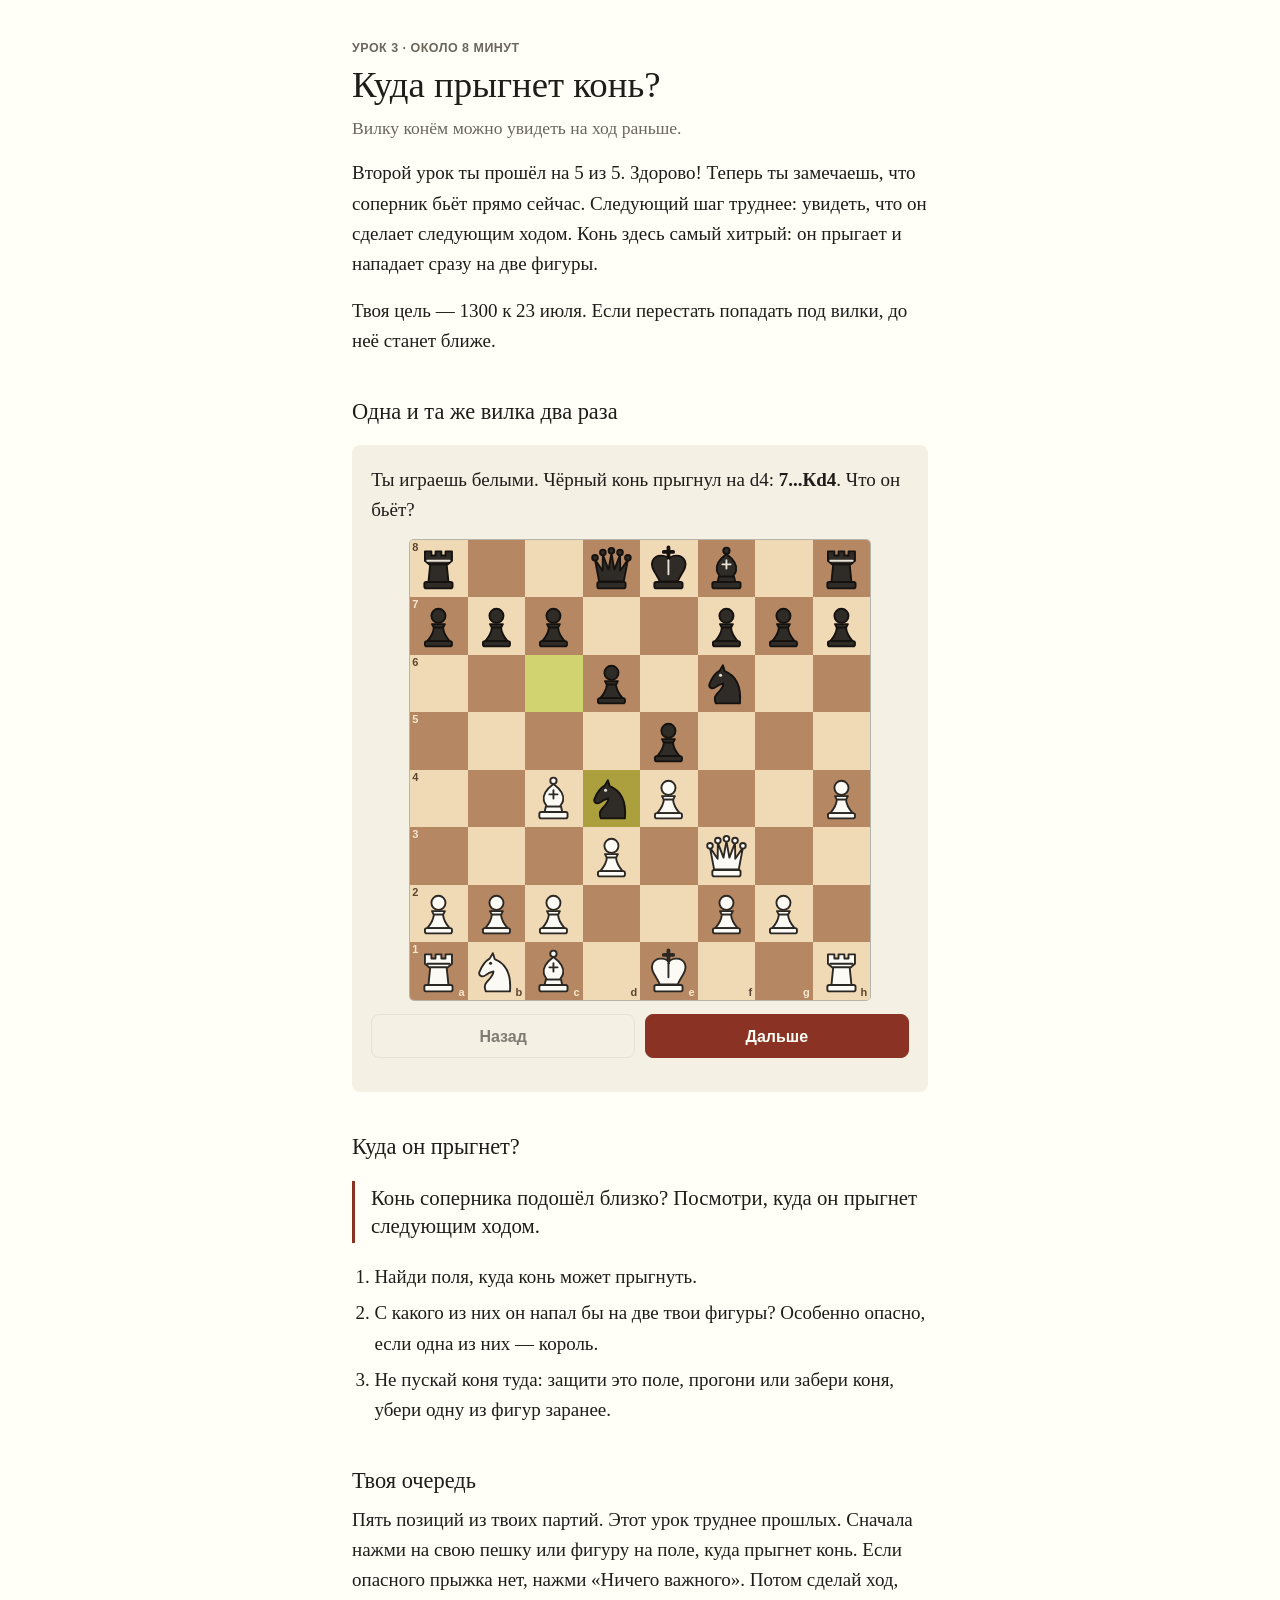
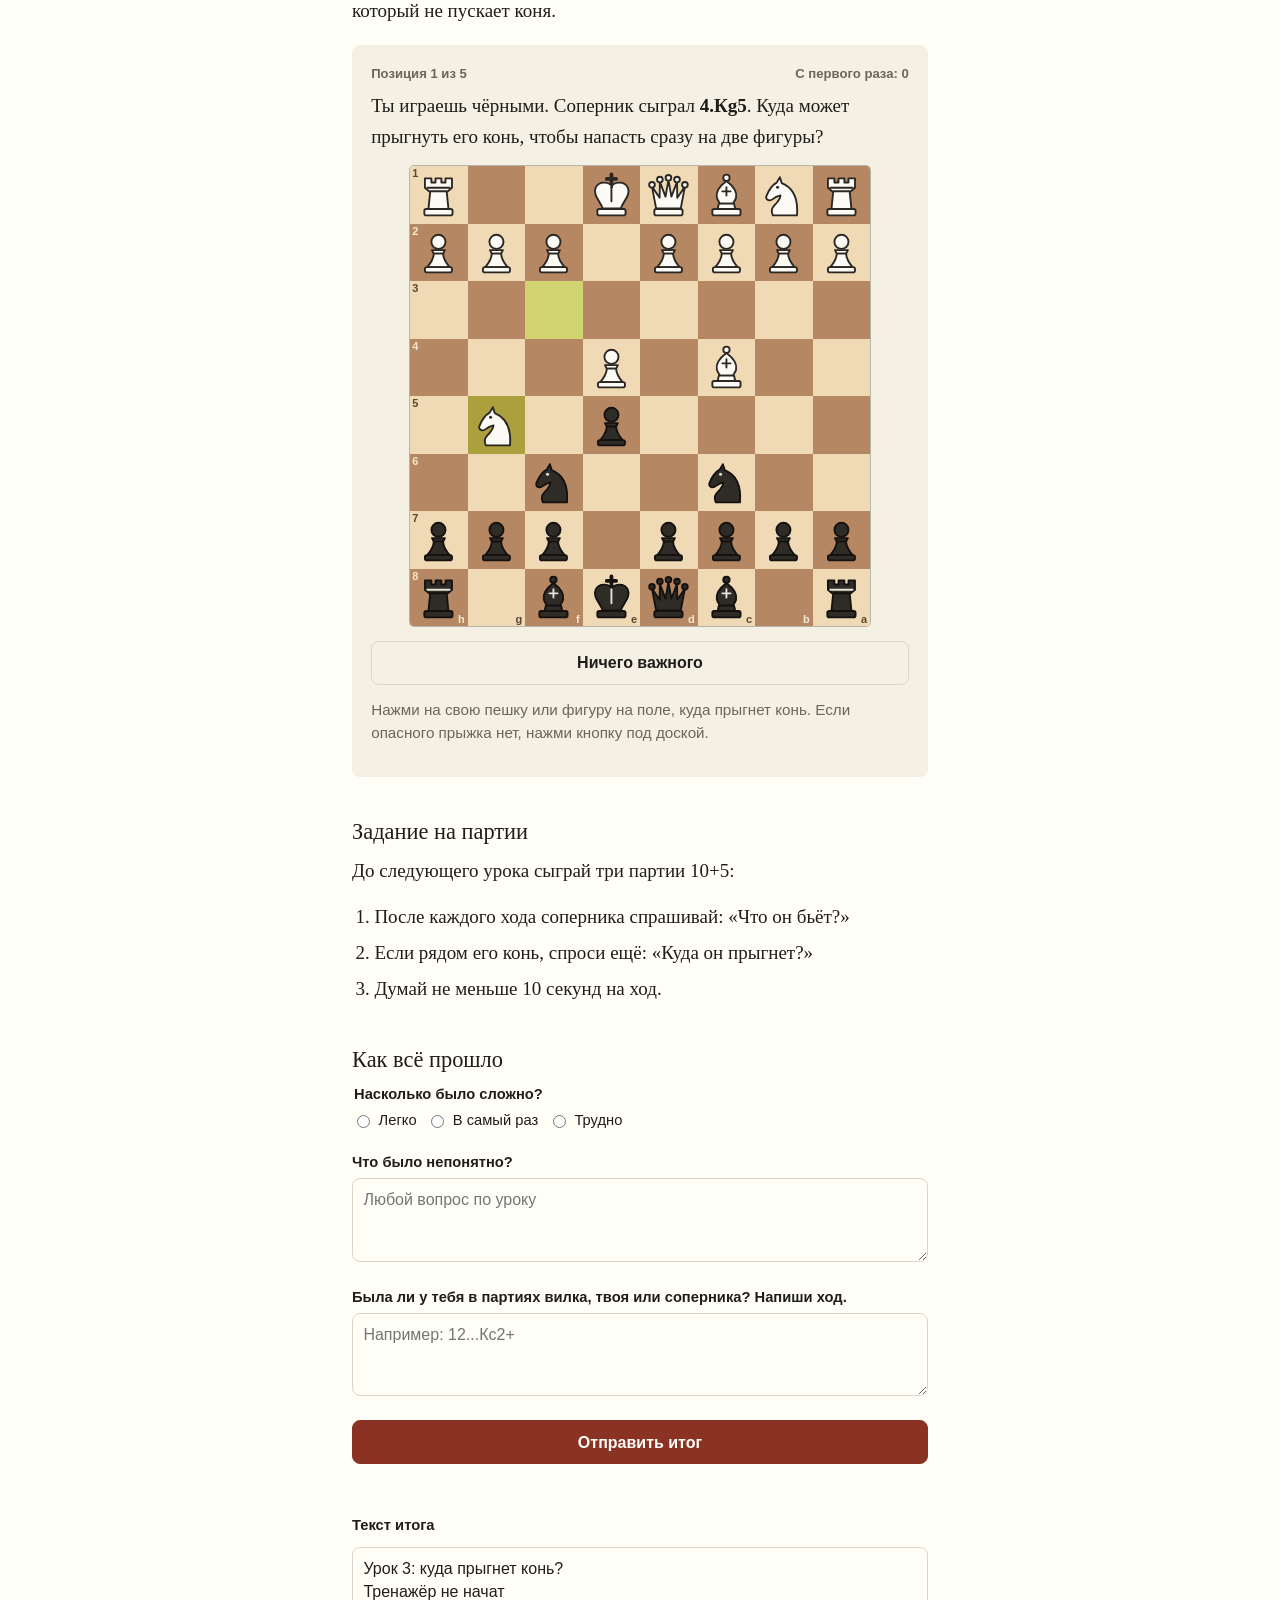
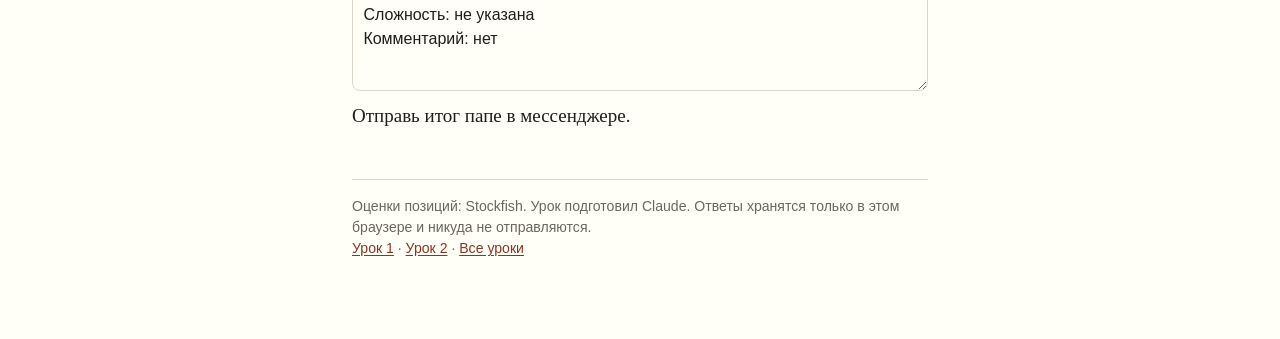
<file: junior/lessons/0003-kuda-prygnet-kon.html>
<!doctype html>
<html lang="ru">
<head>
  <meta charset="utf-8">
  <meta name="viewport" content="width=device-width, initial-scale=1">
  <meta name="color-scheme" content="light dark">
  <meta name="robots" content="noindex">
  <link rel="icon" href="data:,">
  <title>Куда прыгнет конь?</title>
  <link rel="stylesheet" href="../../assets/course.css?v=4">
</head>
<body>
<main>
  <p class="kicker">Урок 3 · около 8 минут</p>
  <h1>Куда прыгнет конь?</h1>
  <p class="lead">Вилку конём можно увидеть на ход раньше.</p>

  <p>Второй урок ты прошёл на 5 из 5. Здорово! Теперь ты замечаешь, что соперник бьёт прямо сейчас. Следующий шаг труднее: увидеть, что он сделает следующим ходом. Конь здесь самый хитрый: он прыгает и нападает сразу на две фигуры.</p>
  <p>Твоя цель — 1300 к 23 июля. Если перестать попадать под вилки, до неё станет ближе.</p>

  <h2>Одна и та же вилка два раза</h2>
  <div id="example"></div>

  <h2>Куда он прыгнет?</h2>
  <p class="key">Конь соперника подошёл близко? Посмотри, куда он прыгнет следующим ходом.</p>
  <ol>
    <li>Найди поля, куда конь может прыгнуть.</li>
    <li>С какого из них он напал бы на две твои фигуры? Особенно опасно, если одна из них — король.</li>
    <li>Не пускай коня туда: защити это поле, прогони или забери коня, убери одну из фигур заранее.</li>
  </ol>

  <h2>Твоя очередь</h2>
  <p>Пять позиций из твоих партий. Этот урок труднее прошлых. Сначала нажми на свою пешку или фигуру на поле, куда прыгнет конь. Если опасного прыжка нет, нажми «Ничего важного». Потом сделай ход, который не пускает коня.</p>
  <div id="trainer"></div>

  <h2>Задание на партии</h2>
  <p>До следующего урока сыграй три партии 10+5:</p>
  <ol>
    <li>После каждого хода соперника спрашивай: «Что он бьёт?»</li>
    <li>Если рядом его конь, спроси ещё: «Куда он прыгнет?»</li>
    <li>Думай не меньше 10 секунд на ход.</li>
  </ol>

  <h2>Как всё прошло</h2>
  <form class="form" id="result">
    <fieldset>
      <legend>Насколько было сложно?</legend>
      <div class="opts">
        <label><input type="radio" name="difficulty" value="легко"> Легко</label>
        <label><input type="radio" name="difficulty" value="в самый раз"> В самый раз</label>
        <label><input type="radio" name="difficulty" value="трудно"> Трудно</label>
      </div>
    </fieldset>
    <label for="comment">Что было непонятно?</label>
    <textarea id="comment" placeholder="Любой вопрос по уроку"></textarea>
    <p></p>
    <label for="fork">Была ли у тебя в партиях вилка, твоя или соперника? Напиши ход.</label>
    <textarea id="fork" data-line="Вилка в партии" placeholder="Например: 12...Кc2+"></textarea>
    <div class="btn-row">
      <button class="btn primary" type="button" data-send>Отправить итог</button>
    </div>
    <p class="form-status" role="status"></p>
    <label for="summary">Текст итога</label>
    <textarea class="out" id="summary" readonly></textarea>
  </form>
  <p>Отправь итог папе в мессенджере.</p>

  <p class="foot">
    Оценки позиций: Stockfish. Урок подготовил Claude. Ответы хранятся только в этом браузере и никуда не отправляются.<br>
    <a href="0001-chto-on-byot.html">Урок 1</a> · <a href="0002-dve-figury-pod-udarom.html">Урок 2</a> · <a href="../index.html">Все уроки</a>
  </p>
</main>
<script src="../../assets/board.js?v=4"></script>
<script src="../../assets/trainer.js?v=6"></script>
<script>
  var form = Lesson.ResultForm(document.getElementById('result'), { title: 'Урок 3: куда прыгнет конь?' });

  Lesson.StepBoard(document.getElementById('example'), {
    orientation: 'white',
    steps: [{"fen":"r2qkb1r/ppp2ppp/3p1n2/4p3/2BnP2P/3P1Q2/PPP2PP1/RNB1K2R w KQkq - 1 8","marks":[{"sq":"c6","kind":"last"},{"sq":"d4","kind":"last"}],"text":"Ты играешь белыми. Чёрный конь прыгнул на d4: <strong>7...Кd4</strong>. Что он бьёт?"},{"fen":"r2qkb1r/ppp2ppp/3p1n2/4p3/2BnP2P/3P1Q2/PPP2PP1/RNB1K2R w KQkq - 1 8","marks":[{"sq":"c6","kind":"last"},{"sq":"d4","kind":"last"}],"arrows":[{"from":"d4","to":"f3","kind":"danger"}],"text":"Конь бьёт ферзя f3. Это ты заметил: ферзя надо уводить. Но куда?"},{"fen":"r2qkb1r/ppp2ppp/3p1n2/4p3/2B1P2P/3PQ3/PPn2PP1/RNB1K2R w KQkq - 0 9","marks":[{"sq":"d4","kind":"last"},{"sq":"c2","kind":"last"}],"arrows":[{"from":"c2","to":"e1","kind":"danger"},{"from":"c2","to":"e3","kind":"danger"},{"from":"c2","to":"a1","kind":"danger"}],"text":"Ты сыграл <strong>8.Фe3</strong>. Конь прыгнул дальше: <strong>8...Кxc2+</strong>. Теперь он бьёт короля, ферзя и ладью сразу. Это вилка."},{"fen":"r2qkb1r/ppp2ppp/3p1n2/4p3/2BnP2P/3P1Q2/PPP2PP1/RNB1K2R w KQkq - 1 8","marks":[{"sq":"c6","kind":"last"},{"sq":"d4","kind":"last"}],"arrows":[{"from":"d4","to":"f3","kind":"danger"},{"from":"d4","to":"c2","kind":"plan"}],"text":"Вилку можно было увидеть заранее. Посмотри, куда конь d4 прыгнет следующим ходом. На c2 стоит пешка, и её никто не защищает. Оттуда конь достанет короля e1 и ладью a1."},{"fen":"r2qkb1r/ppp2ppp/3p1n2/4p3/2BnP2P/3P4/PPP2PP1/RNBQK2R b KQkq - 2 8","marks":[{"sq":"f3","kind":"last"},{"sq":"d1","kind":"last"}],"arrows":[{"from":"d1","to":"c2","kind":"good"}],"text":"Спасал ход <strong>8.Фd1</strong>: ферзь уходит от коня и защищает c2. Прыгать коню больше некуда. В другой партии было то же самое, ход в ход: <strong>9.Фe3</strong> и <strong>9...Кxc2+</strong>."}]
  });

  Lesson.ThreatTrainer(document.getElementById('trainer'), {
    items: [{"side":"black","fen":"r1bqkb1r/pppp1ppp/2n2n2/4p1N1/2B1P3/8/PPPP1PPP/RNBQK2R b KQkq - 5 4","last":{"from":"f3","to":"g5"},"label":"4.Кg5","threats":["f7"],"noneOk":false,"threatArrows":[{"from":"g5","to":"f7"},{"from":"c4","to":"f7"}],"threatNote":"Конь g5 и слон c4 вместе бьют пешку f7, а защищает её только король. Если конь заберёт f7, он нападёт на ферзя d8 и ладью h8.","moves":{"d7d5":{"ok":true,"san":"4...d5","reply":{"from":"e4","to":"d5","san":"5.exd5"}},"f8c5":{"ok":false,"san":"4...Сc5","reply":{"from":"g5","to":"f7","san":"5.Кxf7"}},"d8e7":{"ok":false,"san":"4...Фe7","reply":{"from":"c4","to":"f7","san":"5.Сxf7+"}},"f6e4":{"ok":false,"san":"4...Кxe4","reply":{"from":"c4","to":"f7","san":"5.Сxf7+"}},"c6a5":{"ok":false,"san":"4...Кa5","reply":{"from":"c4","to":"f7","san":"5.Сxf7+"}},"b7b5":{"ok":false,"san":"4...b5","reply":{"from":"c4","to":"f7","san":"5.Сxf7+"}},"c6d4":{"ok":false,"san":"4...Кd4","reply":{"from":"g5","to":"f7","san":"5.Кxf7"}},"f8b4":{"ok":false,"san":"4...Сb4","reply":{"from":"g5","to":"f7","san":"5.Кxf7"}},"d7d6":{"ok":false,"san":"4...d6","reply":{"from":"g5","to":"f7","san":"5.Кxf7"}},"f6d5":{"ok":false,"san":"4...Кd5","reply":{"from":"d2","to":"d4","san":"5.d4"}},"f8d6":{"ok":false,"san":"4...Сd6","reply":{"from":"g5","to":"f7","san":"5.Кxf7"}},"c6b4":{"ok":false,"san":"4...Кb4","reply":{"from":"g5","to":"f7","san":"5.Кxf7"}},"g7g6":{"ok":false,"san":"4...g6","reply":{"from":"g5","to":"f7","san":"5.Кxf7"}},"f8a3":{"ok":false,"san":"4...Сa3","reply":{"from":"b1","to":"a3","san":"5.Кxa3"}},"h8g8":{"ok":false,"san":"4...Лg8","reply":{"from":"c4","to":"f7","san":"5.Сxf7+"}},"f6g8":{"ok":false,"san":"4...Кg8","reply":{"from":"c4","to":"f7","san":"5.Сxf7+"}},"a7a6":{"ok":false,"san":"4...a6","reply":{"from":"g5","to":"f7","san":"5.Кxf7"}},"a7a5":{"ok":false,"san":"4...a5","reply":{"from":"g5","to":"f7","san":"5.Кxf7"}},"h7h5":{"ok":false,"san":"4...h5","reply":{"from":"g5","to":"f7","san":"5.Кxf7"}},"a8b8":{"ok":false,"san":"4...Лb8","reply":{"from":"g5","to":"f7","san":"5.Кxf7"}},"b7b6":{"ok":false,"san":"4...b6","reply":{"from":"g5","to":"f7","san":"5.Кxf7"}},"h7h6":{"ok":false,"san":"4...h6","reply":{"from":"g5","to":"f7","san":"5.Кxf7"}},"c6b8":{"ok":false,"san":"4...Кb8","reply":{"from":"g5","to":"f7","san":"5.Кxf7"}},"f6g4":{"ok":false,"san":"4...Кg4","reply":{"from":"c4","to":"f7","san":"5.Сxf7+"}},"f8e7":{"ok":false,"san":"4...Сe7","reply":{"from":"g5","to":"f7","san":"5.Кxf7"}},"e8e7":{"ok":false,"san":"4...Крe7","reply":{"from":"g5","to":"f7","san":"5.Кxf7"}},"f6h5":{"ok":false,"san":"4...Кh5","reply":{"from":"c4","to":"f7","san":"5.Сxf7+"}},"c6e7":{"ok":false,"san":"4...Кe7","reply":{"from":"c4","to":"f7","san":"5.Сxf7#"}}},"best":"d7d5","note":"Лучший ход <strong>4...d5</strong>: пешка закрывает слону дорогу к f7. В партии было 4...Кxe4, потом 5.Сxf7+, и партия быстро закончилась."},{"side":"white","fen":"r3kb1r/ppp1qppp/3p3n/4p3/2BnP2P/2NP1Q2/PPP2PP1/R1B1K2R w KQkq - 1 9","last":{"from":"c6","to":"d4"},"label":"8...Кd4","threats":["c2","f3"],"noneOk":false,"threatArrows":[{"from":"d4","to":"f3"},{"from":"d4","to":"c2"}],"threatNote":"Конь d4 бьёт ферзя f3. А ещё он может прыгнуть на c2: оттуда он напал бы на короля e1 и ладью a1.","moves":{"f3d1":{"ok":true,"san":"9.Фd1","reply":{"from":"c7","to":"c6","san":"9...c6"}},"f3h5":{"ok":false,"san":"9.Фh5","reply":{"from":"d4","to":"c2","san":"9...Кxc2+"}},"f3h3":{"ok":false,"san":"9.Фh3","reply":{"from":"d4","to":"c2","san":"9...Кxc2+"}},"f3g3":{"ok":false,"san":"9.Фg3","reply":{"from":"d4","to":"c2","san":"9...Кxc2+"}},"c4b5":{"ok":false,"san":"9.Сb5+","reply":{"from":"c7","to":"c6","san":"9...c6"}},"c4f7":{"ok":false,"san":"9.Сxf7+","reply":{"from":"h6","to":"f7","san":"9...Кxf7"}},"h1h3":{"ok":false,"san":"9.Лh3","reply":{"from":"d4","to":"f3","san":"9...Кxf3+"}},"c3d5":{"ok":false,"san":"9.Кd5","reply":{"from":"d4","to":"f3","san":"9...Кxf3+"}},"a2a4":{"ok":false,"san":"9.a4","reply":{"from":"d4","to":"f3","san":"9...Кxf3+"}},"c1e3":{"ok":false,"san":"9.Сe3","reply":{"from":"d4","to":"f3","san":"9...Кxf3+"}},"c1g5":{"ok":false,"san":"9.Сg5","reply":{"from":"d4","to":"f3","san":"9...Кxf3+"}},"a2a3":{"ok":false,"san":"9.a3","reply":{"from":"d4","to":"f3","san":"9...Кxf3+"}},"b2b4":{"ok":false,"san":"9.b4","reply":{"from":"d4","to":"f3","san":"9...Кxf3+"}},"h1g1":{"ok":false,"san":"9.Лg1","reply":{"from":"d4","to":"f3","san":"9...Кxf3+"}},"c1h6":{"ok":false,"san":"9.Сxh6","reply":{"from":"d4","to":"f3","san":"9...Кxf3+"}},"c4b3":{"ok":false,"san":"9.Сb3","reply":{"from":"d4","to":"f3","san":"9...Кxf3+"}},"c1d2":{"ok":false,"san":"9.Сd2","reply":{"from":"d4","to":"f3","san":"9...Кxf3+"}},"c4d5":{"ok":false,"san":"9.Сd5","reply":{"from":"d4","to":"f3","san":"9...Кxf3+"}},"h4h5":{"ok":false,"san":"9.h5","reply":{"from":"d4","to":"f3","san":"9...Кxf3+"}},"c3b5":{"ok":false,"san":"9.Кb5","reply":{"from":"d4","to":"f3","san":"9...Кxf3+"}},"c3b1":{"ok":false,"san":"9.Кb1","reply":{"from":"d4","to":"f3","san":"9...Кxf3+"}},"c3e2":{"ok":false,"san":"9.Кe2","reply":{"from":"d4","to":"f3","san":"9...Кxf3+"}},"c3a4":{"ok":false,"san":"9.Кa4","reply":{"from":"d4","to":"f3","san":"9...Кxf3+"}},"e1f1":{"ok":false,"san":"9.Крf1","reply":{"from":"d4","to":"f3","san":"9...Кxf3"}},"a1b1":{"ok":false,"san":"9.Лb1","reply":{"from":"d4","to":"f3","san":"9...Кxf3+"}},"f3e2":{"ok":false,"san":"9.Фe2","reply":{"from":"d4","to":"e2","san":"9...Кxe2"}},"e1d1":{"ok":false,"san":"9.Крd1","reply":{"from":"d4","to":"f3","san":"9...Кxf3"}},"h1f1":{"ok":false,"san":"9.Лf1","reply":{"from":"d4","to":"f3","san":"9...Кxf3+"}},"c3d1":{"ok":false,"san":"9.Кd1","reply":{"from":"d4","to":"f3","san":"9...Кxf3+"}},"e1d2":{"ok":false,"san":"9.Крd2","reply":{"from":"d4","to":"f3","san":"9...Кxf3+"}},"h1h2":{"ok":false,"san":"9.Лh2","reply":{"from":"d4","to":"f3","san":"9...Кxf3+"}},"b2b3":{"ok":false,"san":"9.b3","reply":{"from":"d4","to":"f3","san":"9...Кxf3+"}},"e1g1":{"ok":false,"san":"9.0-0","reply":{"from":"d4","to":"f3","san":"9...Кxf3+"}},"f3e3":{"ok":false,"san":"9.Фe3","reply":{"from":"d4","to":"c2","san":"9...Кxc2+"}},"c4a6":{"ok":false,"san":"9.Сa6","reply":{"from":"d4","to":"f3","san":"9...Кxf3+"}},"f3f7":{"ok":false,"san":"9.Фxf7+","reply":{"from":"h6","to":"f7","san":"9...Кxf7"}},"c4e6":{"ok":false,"san":"9.Сe6","reply":{"from":"d4","to":"f3","san":"9...Кxf3+"}},"c1f4":{"ok":false,"san":"9.Сf4","reply":{"from":"d4","to":"f3","san":"9...Кxf3+"}},"f3f6":{"ok":false,"san":"9.Фf6","reply":{"from":"g7","to":"f6","san":"9...gxf6"}},"f3g4":{"ok":false,"san":"9.Фg4","reply":{"from":"h6","to":"g4","san":"9...Кxg4"}},"f3f5":{"ok":false,"san":"9.Фf5","reply":{"from":"h6","to":"f5","san":"9...Кhxf5"}},"g2g4":{"ok":false,"san":"9.g4","reply":{"from":"d4","to":"f3","san":"9...Кxf3+"}},"g2g3":{"ok":false,"san":"9.g3","reply":{"from":"d4","to":"f3","san":"9...Кxf3+"}},"f3f4":{"ok":false,"san":"9.Фf4","reply":{"from":"e5","to":"f4","san":"9...exf4"}}},"best":"f3d1","note":"Ферзь уходит туда, где защищает c2: <strong>9.Фd1</strong>. В партии было 9.Фe3, как и в разборе, и 9...Кxc2+."},{"side":"black","fen":"r2qkb1r/ppp1pppp/2n2n2/1N1p1b2/3P1B2/5N2/PPP1PPPP/R2QKB1R b KQkq - 3 5","last":{"from":"c3","to":"b5"},"label":"5.Кb5","threats":["c7"],"noneOk":false,"threatArrows":[{"from":"b5","to":"c7"},{"from":"f4","to":"c7"}],"threatNote":"Конь b5 и слон f4 бьют пешку c7. Если конь заберёт c7, он сделает шах и нападёт на ладью a8.","moves":{"a8c8":{"ok":true,"san":"5...Лc8","reply":{"from":"f3","to":"e5","san":"6.Кe5"}},"e7e5":{"ok":false,"san":"5...e5","reply":{"from":"d4","to":"e5","san":"6.dxe5"}},"f6h5":{"ok":false,"san":"5...Кh5","reply":{"from":"b5","to":"c7","san":"6.Кxc7+"}},"a8b8":{"ok":false,"san":"5...Лb8","reply":{"from":"f4","to":"c7","san":"6.Сxc7"}},"c6b4":{"ok":false,"san":"5...Кb4","reply":{"from":"b5","to":"c7","san":"6.Кxc7+"}},"e8d7":{"ok":false,"san":"5...Крd7","reply":{"from":"f3","to":"e5","san":"6.Кe5+"}},"e7e6":{"ok":false,"san":"5...e6","reply":{"from":"b5","to":"c7","san":"6.Кxc7+"}},"f6e4":{"ok":false,"san":"5...Кe4","reply":{"from":"b5","to":"c7","san":"6.Кxc7+"}},"g7g5":{"ok":false,"san":"5...g5","reply":{"from":"b5","to":"c7","san":"6.Кxc7+"}},"h7h5":{"ok":false,"san":"5...h5","reply":{"from":"b5","to":"c7","san":"6.Кxc7+"}},"d8c8":{"ok":false,"san":"5...Фc8","reply":{"from":"b5","to":"c7","san":"6.Кxc7+"}},"f5e4":{"ok":false,"san":"5...Сe4","reply":{"from":"b5","to":"c7","san":"6.Кxc7+"}},"h8g8":{"ok":false,"san":"5...Лg8","reply":{"from":"b5","to":"c7","san":"6.Кxc7+"}},"a7a6":{"ok":false,"san":"5...a6","reply":{"from":"b5","to":"c7","san":"6.Кxc7+"}},"a7a5":{"ok":false,"san":"5...a5","reply":{"from":"b5","to":"c7","san":"6.Кxc7+"}},"d8b8":{"ok":false,"san":"5...Фb8","reply":{"from":"b5","to":"c7","san":"6.Кxc7+"}},"g7g6":{"ok":false,"san":"5...g6","reply":{"from":"b5","to":"c7","san":"6.Кxc7+"}},"f5g6":{"ok":false,"san":"5...Сg6","reply":{"from":"b5","to":"c7","san":"6.Кxc7+"}},"h7h6":{"ok":false,"san":"5...h6","reply":{"from":"b5","to":"c7","san":"6.Кxc7+"}},"d8d7":{"ok":false,"san":"5...Фd7","reply":{"from":"b5","to":"c7","san":"6.Кxc7+"}},"f6g8":{"ok":false,"san":"5...Кg8","reply":{"from":"b5","to":"c7","san":"6.Кxc7+"}},"b7b6":{"ok":false,"san":"5...b6","reply":{"from":"b5","to":"c7","san":"6.Кxc7+"}},"f5g4":{"ok":false,"san":"5...Сg4","reply":{"from":"b5","to":"c7","san":"6.Кxc7+"}},"f6g4":{"ok":false,"san":"5...Кg4","reply":{"from":"b5","to":"c7","san":"6.Кxc7+"}},"f5e6":{"ok":false,"san":"5...Сe6","reply":{"from":"b5","to":"c7","san":"6.Кxc7+"}},"f5c2":{"ok":false,"san":"5...Сxc2","reply":{"from":"d1","to":"c2","san":"6.Фxc2"}},"c6e5":{"ok":false,"san":"5...Кe5","reply":{"from":"d4","to":"e5","san":"6.dxe5"}},"f6d7":{"ok":false,"san":"5...Кd7","reply":{"from":"b5","to":"c7","san":"6.Кxc7+"}},"c6d4":{"ok":false,"san":"5...Кxd4","reply":{"from":"f3","to":"d4","san":"6.Кfxd4"}},"c6a5":{"ok":false,"san":"5...Кa5","reply":{"from":"b5","to":"c7","san":"6.Кxc7+"}},"f5d3":{"ok":false,"san":"5...Сd3","reply":{"from":"e2","to":"d3","san":"6.exd3"}},"f5d7":{"ok":false,"san":"5...Сd7","reply":{"from":"b5","to":"c7","san":"6.Кxc7+"}},"c6b8":{"ok":false,"san":"5...Кb8","reply":{"from":"b5","to":"c7","san":"6.Кxc7+"}},"f5h3":{"ok":false,"san":"5...Сh3","reply":{"from":"b5","to":"c7","san":"6.Кxc7+"}},"f5c8":{"ok":false,"san":"5...Сc8","reply":{"from":"b5","to":"c7","san":"6.Кxc7+"}},"d8d6":{"ok":false,"san":"5...Фd6","reply":{"from":"f4","to":"d6","san":"6.Сxd6"}}},"best":"a8c8","note":"Защити поле c7: <strong>5...Лc8</strong>. В партии было 5...Кb4, и 6.Кxc7+ забрал пешку с шахом, а потом и ладью."},{"side":"white","fen":"r1b1k3/2pp2p1/p2b3p/1p1P3n/1n6/4BN1q/PPP2P2/RN1QKR2 w Q - 1 17","last":{"from":"f8","to":"d6"},"label":"16...Сd6","threats":["c2"],"noneOk":true,"threatArrows":[{"from":"b4","to":"c2"}],"threatNote":"Конь b4 смотрит на c2: оттуда он напал бы на короля e1 и ладью a1. Но c2 пока защищает ферзь d1, поэтому прыжка нет.","moves":{"c2c3":{"ok":true,"san":"17.c3","reply":{"from":"b4","to":"c2","san":"17...Кc2+"}},"b1c3":{"ok":true,"san":"17.Кc3","reply":{"from":"c8","to":"b7","san":"17...Сb7"}},"a2a4":{"ok":true,"san":"17.a4","reply":{"from":"c8","to":"b7","san":"17...Сb7"}},"f1g1":{"ok":true,"san":"17.Лg1","reply":{"from":"c8","to":"b7","san":"17...Сb7"}},"a2a3":{"ok":true,"san":"17.a3","reply":{"from":"b4","to":"c2","san":"17...Кxc2+"}},"f3g5":{"ok":true,"san":"17.Кg5","reply":{"from":"h6","to":"g5","san":"17...hxg5"}},"f3d4":{"ok":false,"san":"17.Кd4","reply":{"from":"b4","to":"d5","san":"17...Кxd5"}},"d1e2":{"ok":false,"san":"17.Фe2","reply":{"from":"c8","to":"b7","san":"17...Сb7"}},"b1d2":{"ok":false,"san":"17.Кbd2","reply":{"from":"b4","to":"d5","san":"17...Кxd5"}},"b2b3":{"ok":false,"san":"17.b3","reply":{"from":"h5","to":"f4","san":"17...Кf4"}},"f3g1":{"ok":false,"san":"17.Кg1","reply":{"from":"h3","to":"f5","san":"17...Фf5"}},"b1a3":{"ok":false,"san":"17.Кa3","reply":{"from":"c8","to":"b7","san":"17...Сb7"}},"f3d2":{"ok":false,"san":"17.Кfd2","reply":{"from":"b4","to":"d5","san":"17...Кxd5"}},"e1e2":{"ok":false,"san":"17.Крe2","reply":{"from":"c8","to":"b7","san":"17...Сb7"}},"e1d2":{"ok":false,"san":"17.Крd2","reply":{"from":"b4","to":"d5","san":"17...Кxd5"}},"c2c4":{"ok":false,"san":"17.c4","reply":{"from":"b5","to":"c4","san":"17...bxc4"}},"e3d4":{"ok":false,"san":"17.Сd4","reply":{"from":"c8","to":"b7","san":"17...Сb7"}},"e3d2":{"ok":false,"san":"17.Сd2","reply":{"from":"b4","to":"d5","san":"17...Кxd5"}},"f3h4":{"ok":false,"san":"17.Кh4","reply":{"from":"h5","to":"f6","san":"17...Кf6"}},"e3h6":{"ok":false,"san":"17.Сxh6","reply":{"from":"g7","to":"h6","san":"17...gxh6"}},"e3c1":{"ok":false,"san":"17.Сc1","reply":{"from":"c8","to":"b7","san":"17...Сb7"}},"e3c5":{"ok":false,"san":"17.Сc5","reply":{"from":"d6","to":"c5","san":"17...Сxc5"}},"e3g5":{"ok":false,"san":"17.Сg5","reply":{"from":"h6","to":"g5","san":"17...hxg5"}},"f3h2":{"ok":false,"san":"17.Кh2","reply":{"from":"h3","to":"h2","san":"17...Фxh2"}},"e3b6":{"ok":false,"san":"17.Сb6","reply":{"from":"c7","to":"b6","san":"17...cxb6"}},"f3e5":{"ok":false,"san":"17.Кe5","reply":{"from":"d6","to":"e5","san":"17...Сxe5"}},"e3a7":{"ok":false,"san":"17.Сa7","reply":{"from":"a8","to":"a7","san":"17...Лxa7"}},"d1d2":{"ok":false,"san":"17.Фd2","reply":{"from":"h3","to":"f3","san":"17...Фxf3"}},"d1c1":{"ok":false,"san":"17.Фc1","reply":{"from":"h3","to":"f3","san":"17...Фxf3"}},"e3f4":{"ok":false,"san":"17.Сf4","reply":{"from":"h5","to":"f4","san":"17...Кxf4"}},"f1h1":{"ok":false,"san":"17.Лh1","reply":{"from":"h3","to":"h1","san":"17...Фxh1+"}},"d1d3":{"ok":false,"san":"17.Фd3","reply":{"from":"b4","to":"d3","san":"17...Кxd3+"}},"d1d4":{"ok":false,"san":"17.Фd4","reply":{"from":"b4","to":"c2","san":"17...Кxc2+"}}},"best":"c2c3","note":"Главное — не уводить ферзя от c2. Ещё лучше <strong>17.c3</strong>: пешка прогоняет коня. В партии было 17.Фd4, ферзь ушёл, и 17...Кxc2+."},{"side":"white","fen":"r1b5/ppp3pp/3p1k2/8/3n4/P1p5/2P2PPP/R1B1R1K1 w - - 4 18","last":{"from":"c6","to":"d4"},"label":"17...Кd4","threats":["c2"],"noneOk":false,"threatArrows":[{"from":"d4","to":"c2"}],"threatNote":"Конь d4 бьёт пешку c2. Если он её заберёт, то нападёт сразу на обе ладьи: a1 и e1.","moves":{"a1b1":{"ok":true,"san":"18.Лb1","reply":{"from":"b7","to":"b5","san":"18...b5"}},"e1d1":{"ok":true,"san":"18.Лd1","reply":{"from":"c7","to":"c5","san":"18...c5"}},"e1e8":{"ok":false,"san":"18.Лe8","reply":{"from":"d4","to":"c2","san":"18...Кxc2"}},"e1e3":{"ok":false,"san":"18.Лe3","reply":{"from":"d4","to":"c2","san":"18...Кxc2"}},"a1a2":{"ok":false,"san":"18.Лa2","reply":{"from":"c8","to":"e6","san":"18...Сe6"}},"e1f1":{"ok":false,"san":"18.Лf1","reply":{"from":"d4","to":"c2","san":"18...Кxc2"}},"e1e4":{"ok":false,"san":"18.Лe4","reply":{"from":"d4","to":"c2","san":"18...Кxc2"}},"h2h4":{"ok":false,"san":"18.h4","reply":{"from":"d4","to":"c2","san":"18...Кxc2"}},"c1g5":{"ok":false,"san":"18.Сg5+","reply":{"from":"f6","to":"g5","san":"18...Крxg5"}},"c1f4":{"ok":false,"san":"18.Сf4","reply":{"from":"d4","to":"c2","san":"18...Кxc2"}},"c1e3":{"ok":false,"san":"18.Сe3","reply":{"from":"d4","to":"c2","san":"18...Кxc2"}},"h2h3":{"ok":false,"san":"18.h3","reply":{"from":"d4","to":"c2","san":"18...Кxc2"}},"g1f1":{"ok":false,"san":"18.Крf1","reply":{"from":"d4","to":"c2","san":"18...Кxc2"}},"f2f3":{"ok":false,"san":"18.f3","reply":{"from":"d4","to":"c2","san":"18...Кxc2"}},"a3a4":{"ok":false,"san":"18.a4","reply":{"from":"d4","to":"c2","san":"18...Кxc2"}},"g2g3":{"ok":false,"san":"18.g3","reply":{"from":"d4","to":"c2","san":"18...Кxc2"}},"c1h6":{"ok":false,"san":"18.Сh6","reply":{"from":"d4","to":"c2","san":"18...Кxc2"}},"c1b2":{"ok":false,"san":"18.Сb2","reply":{"from":"c3","to":"b2","san":"18...cxb2"}},"g1h1":{"ok":false,"san":"18.Крh1","reply":{"from":"d4","to":"c2","san":"18...Кxc2"}},"f2f4":{"ok":false,"san":"18.f4","reply":{"from":"d4","to":"c2","san":"18...Кxc2"}},"g2g4":{"ok":false,"san":"18.g4","reply":{"from":"d4","to":"c2","san":"18...Кxc2"}},"c1d2":{"ok":false,"san":"18.Сd2","reply":{"from":"c3","to":"d2","san":"18...cxd2"}},"e1e7":{"ok":false,"san":"18.Лe7","reply":{"from":"f6","to":"e7","san":"18...Крxe7"}},"e1e2":{"ok":false,"san":"18.Лe2","reply":{"from":"d4","to":"e2","san":"18...Кxe2+"}},"e1e6":{"ok":false,"san":"18.Лe6+","reply":{"from":"c8","to":"e6","san":"18...Сxe6"}},"e1e5":{"ok":false,"san":"18.Лe5","reply":{"from":"f6","to":"e5","san":"18...Крxe5"}}},"best":"a1b1","note":"Уведи одну ладью заранее: <strong>18.Лb1</strong> (годится и 18.Лd1). В партии было 18.f4, и 18...Кxc2 напал на обе ладьи."}],
    question: 'Куда может прыгнуть его конь, чтобы напасть сразу на две фигуры?',
    pickHint: 'Нажми на свою пешку или фигуру на поле, куда прыгнет конь. Если опасного прыжка нет, нажми кнопку под доской.',
    onFinish: function (result) { form.setResult(result); }
  });
</script>
</body>
</html>
</file>
<file: assets/course.css>
/* Общий стиль курса: типографика, доска, тренажёр, форма итога. */
:root {
  --bg: #fffff8;
  --ink: #1f1d1a;
  --muted: #6b665c;
  --rule: #dcd6c8;
  --panel: #f4f0e4;
  --accent: #8a3324;
  --good: #2f6b3a;
  --bad: #a3342a;
  --focus: #1f5f8b;
  --sq-light: #f0d9b5;
  --sq-dark: #b58863;
  --serif: Georgia, "Noto Serif", "Times New Roman", serif;
  --sans: -apple-system, BlinkMacSystemFont, "Segoe UI", Roboto, "Noto Sans", Arial, sans-serif;
}

@media (prefers-color-scheme: dark) {
  :root:not([data-theme="light"]) {
    --bg: #191815;
    --ink: #ece7db;
    --muted: #a9a394;
    --rule: #3a372f;
    --panel: #24221d;
    --accent: #e8987e;
    --good: #7cc48a;
    --bad: #f0897c;
    --focus: #7cb8e0;
  }
}

* { box-sizing: border-box; }

html { -webkit-text-size-adjust: 100%; }

body {
  margin: 0;
  background: var(--bg);
  color: var(--ink);
  font: 19px/1.6 var(--serif);
}

main {
  max-width: 38rem;
  margin: 0 auto;
  padding: 2.5rem 16px 4rem;
}

.kicker {
  margin: 0 0 .4rem;
  color: var(--muted);
  font: 600 .78rem/1.4 var(--sans);
  letter-spacing: .04em;
  text-transform: uppercase;
}

h1 {
  margin: 0 0 .5rem;
  font-size: 2.3rem;
  font-weight: 400;
  line-height: 1.15;
}

h2 {
  margin: 2.6rem 0 .6rem;
  font-size: 1.4rem;
  font-weight: 400;
  line-height: 1.25;
}

p { margin: 0 0 1rem; }

ol, ul { margin: 0 0 1rem; padding-left: 1.4rem; }
li { margin-bottom: .35rem; }

a { color: var(--accent); text-underline-offset: 2px; }

.lead { color: var(--muted); font-size: 1.1rem; }

.source { color: var(--muted); font-size: .9rem; }

.key {
  margin: 1.2rem 0;
  padding: .2rem 0 .2rem 1rem;
  border-left: 3px solid var(--accent);
  font-size: 1.3rem;
  line-height: 1.35;
}

table.data {
  width: 100%;
  margin: 1.2rem 0 .3rem;
  border-collapse: collapse;
  font: .95rem/1.4 var(--sans);
  font-variant-numeric: tabular-nums;
}
table.data th, table.data td {
  padding: .4rem .5rem;
  border-bottom: 1px solid var(--rule);
  text-align: right;
}
table.data th:first-child, table.data td:first-child { padding-left: 0; text-align: left; }
table.data th { color: var(--muted); font-weight: 600; }
table.data tr.hi td { color: var(--accent); font-weight: 600; }

.caption { margin-bottom: 1.4rem; color: var(--muted); font: .82rem/1.4 var(--sans); }

.foot {
  margin-top: 3rem;
  padding-top: 1rem;
  border-top: 1px solid var(--rule);
  color: var(--muted);
  font: .88rem/1.5 var(--sans);
}

/* Кнопки */
.btn {
  min-height: 44px;
  padding: .55rem 1rem;
  border: 1px solid var(--rule);
  border-radius: 8px;
  background: var(--panel);
  color: var(--ink);
  font: 600 1rem/1.2 var(--sans);
  cursor: pointer;
}
.btn:hover { border-color: var(--muted); }
.btn:focus-visible, .bd-sq:focus-visible, input:focus-visible, textarea:focus-visible {
  outline: 2px solid var(--focus);
  outline-offset: 2px;
}
.btn.primary { border-color: var(--accent); background: var(--accent); color: var(--bg); }
.btn[disabled] { opacity: .55; cursor: default; }
.btn-row { display: flex; flex-wrap: wrap; gap: .6rem; margin: .9rem 0; }
.btn-row .btn { flex: 1 1 8rem; }

/* Доска */
.board {
  position: relative;
  width: 100%;
  max-width: 460px;
  margin: 0 auto;
  aspect-ratio: 1;
  border-radius: 4px;
  overflow: hidden;
  box-shadow: 0 0 0 1px rgba(0, 0, 0, .25);
}
.bd-grid {
  display: grid;
  grid-template-columns: repeat(8, 1fr);
  grid-template-rows: repeat(8, 1fr);
  width: 100%;
  height: 100%;
}
.bd-sq {
  position: relative;
  min-width: 0;
  min-height: 0;
  margin: 0;
  padding: 0;
  border: 0;
  border-radius: 0;
  background: var(--sq-light);
  font: inherit;
  touch-action: manipulation;
}
.bd-sq.dark { background: var(--sq-dark); }
.bd-sq[disabled] { color: inherit; opacity: 1; }
.board.picking .bd-sq { cursor: pointer; }
.bd-sq.m-last::after, .bd-sq.m-sel::after, .bd-sq.m-good::after, .bd-sq.m-bad::after {
  content: "";
  position: absolute;
  inset: 0;
}
.bd-sq.m-last::after { background: rgba(155, 199, 0, .38); }
.bd-sq.m-sel::after { background: rgba(31, 95, 139, .45); }
.bd-sq.m-good::after { background: rgba(47, 107, 58, .5); }
.bd-sq.m-bad::after { background: rgba(163, 52, 42, .5); }
.bd-lbl {
  position: absolute;
  z-index: 1;
  color: #5c4630;
  font: 700 clamp(8px, 2.2vw, 11px)/1 var(--sans);
  pointer-events: none;
}
.bd-sq.dark .bd-lbl { color: #f6e7cf; }
.bd-lbl.rank { top: 3%; left: 4%; }
.bd-lbl.file { right: 5%; bottom: 3%; }
.pc {
  position: absolute;
  z-index: 2;
  top: 4%;
  left: 4%;
  width: 92%;
  height: 92%;
  pointer-events: none;
}
.pc .b { stroke-width: 1.6; stroke-linejoin: round; }
.pc .m { fill: none; stroke-width: 1.6; stroke-linecap: round; }
.pc .k { fill: none; stroke-width: 3.2; stroke-linecap: round; }
.pc.w .b { fill: #fbfaf4; stroke: #2b2723; }
.pc.w .m, .pc.w .k { stroke: #2b2723; }
.pc.w .e { fill: #2b2723; }
.pc.b .b { fill: #2f2b27; stroke: #14110e; }
.pc.b .m { stroke: #e9e3d6; }
.pc.b .k { stroke: #14110e; }
.pc.b .e { fill: #e9e3d6; }
.bd-arrows {
  position: absolute;
  z-index: 3;
  top: 0;
  left: 0;
  width: 100%;
  height: 100%;
  pointer-events: none;
}
.bd-arrows .plan { fill: #1f5f8b; }
.bd-arrows .danger { fill: #b3261e; }
.bd-arrows .good { fill: #2f7d3b; }

/* Пошаговый разбор и тренажёр */
.widget {
  margin: 1.2rem -16px;
  padding: 1rem 16px;
  background: var(--panel);
}
.widget .step-text, .tr-prompt { margin: 0 0 .9rem; min-height: 3.2em; }
.widget .board { margin-bottom: .9rem; }
.tr-head {
  display: flex;
  justify-content: space-between;
  margin-bottom: .6rem;
  color: var(--muted);
  font: 600 .82rem/1.3 var(--sans);
}
.tr-note { margin: .8rem 0; font-size: 1rem; line-height: 1.5; }
.tr-note:empty { display: none; }
.tr-note.good strong:first-child { color: var(--good); }
.tr-note.bad strong:first-child { color: var(--bad); }
.tr-note.hint { color: var(--muted); font-family: var(--sans); font-size: .95rem; }
.tr-final { margin: .3rem 0 0; font-size: 1.15rem; }

/* Форма итога */
.form label, .form legend { display: block; margin-bottom: .35rem; font: 600 .92rem/1.4 var(--sans); }
.form fieldset { margin: 0 0 1rem; padding: 0; border: 0; }
.form .opts { display: flex; flex-wrap: wrap; gap: .4rem .6rem; }
.form .opts label { display: inline-flex; gap: .35rem; align-items: center; font-weight: 400; }
.form textarea, .form .out {
  width: 100%;
  padding: .55rem .65rem;
  border: 1px solid var(--rule);
  border-radius: 8px;
  background: var(--bg);
  color: var(--ink);
  font: 1rem/1.45 var(--sans);
}
.form textarea { min-height: 5.2rem; resize: vertical; }
.form .out { min-height: 9rem; margin-top: .4rem; }
.form-status { min-height: 1.4em; color: var(--good); font: 600 .9rem/1.4 var(--sans); }

/* Шпаргалка */
.cards { display: grid; grid-template-columns: repeat(auto-fit, minmax(14rem, 1fr)); gap: 1.4rem; margin-top: 1rem; }
.card h3 { margin: .55rem 0 .2rem; font-size: 1.02rem; font-weight: 700; line-height: 1.3; }
.card p { margin: 0; font-size: .92rem; line-height: 1.45; }
.card .board { max-width: none; }

.toc { padding: 0; list-style: none; }
.toc li { padding: .55rem 0; border-bottom: 1px solid var(--rule); }
.toc .note { display: block; color: var(--muted); font-size: .9rem; }

@media (min-width: 640px) {
  .widget { margin: 1.2rem 0; padding: 1.2rem; border-radius: 8px; }
}

@media print {
  :root { --bg: #fff; --ink: #000; --muted: #444; --rule: #bbb; --panel: #fff; --accent: #000; }
  body { font-size: 11.5pt; }
  main { max-width: none; padding: 0; }
  .foot, .no-print { display: none; }
  .cards { grid-template-columns: repeat(4, 1fr); gap: .8rem; }
  .card { break-inside: avoid; }
  .board { box-shadow: 0 0 0 .5pt #000; }
  .bd-sq, .pc, .bd-arrows { -webkit-print-color-adjust: exact; print-color-adjust: exact; }
}
</file>
